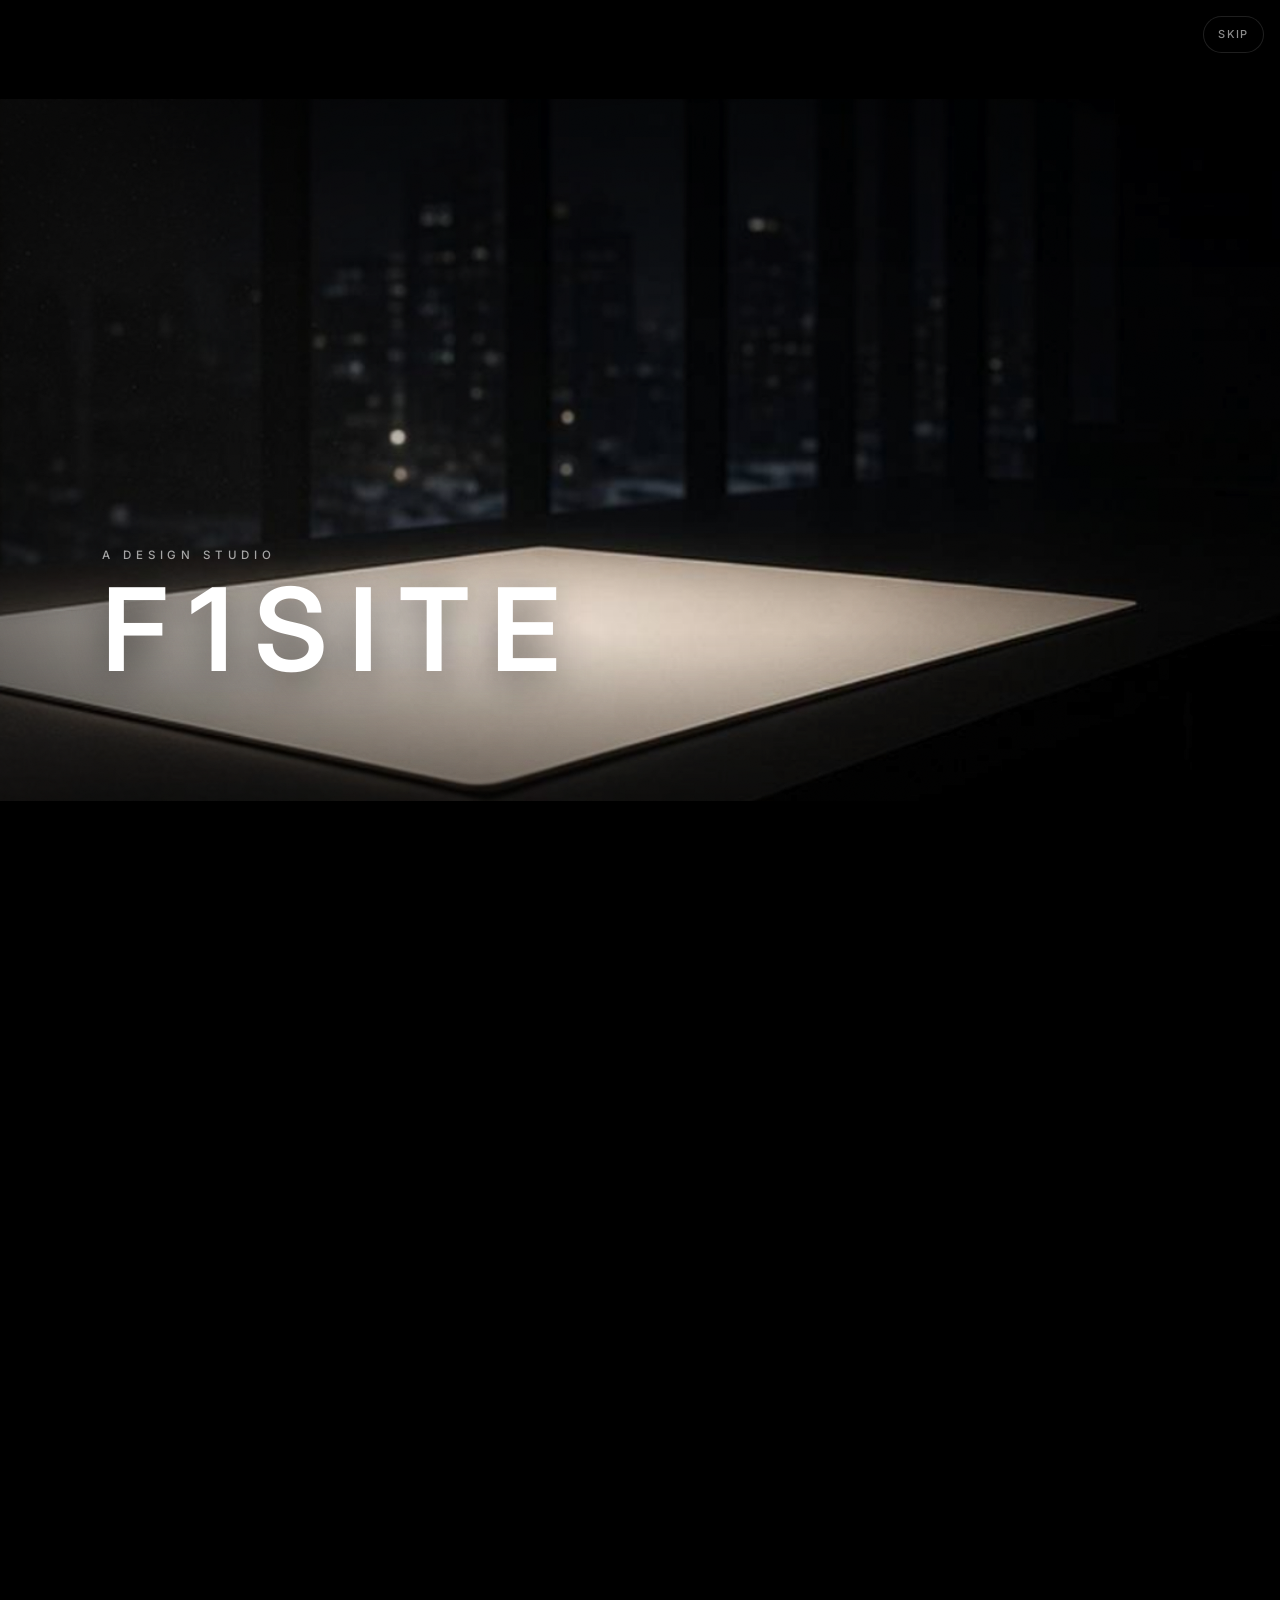
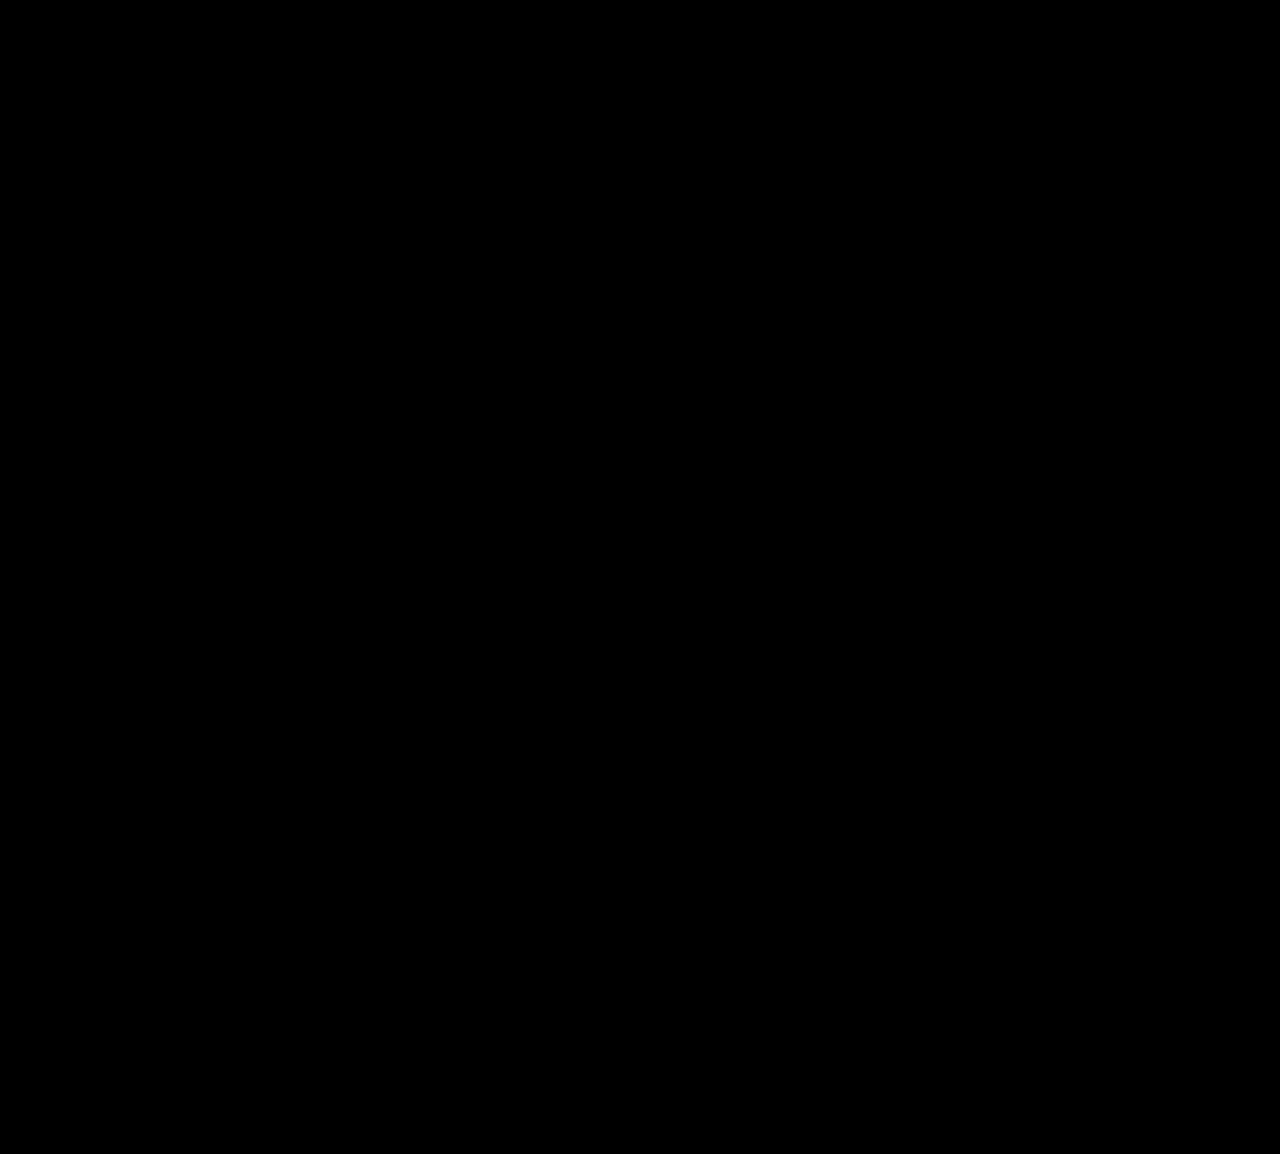
<file: index.html>
<!DOCTYPE html>
<html lang="en">
<head>
  <meta charset="UTF-8">
  <meta name="viewport" content="width=device-width, initial-scale=1.0, viewport-fit=cover">
  <meta name="description" content="F1site — Enterprise web design, graphic design, and website maintenance for organizations that demand excellence.">
  <title>F1site</title>
  <link rel="canonical" href="https://f1site.com/">
  <meta property="og:type" content="website">
  <meta property="og:site_name" content="F1site">
  <meta property="og:title" content="F1site">
  <meta property="og:description" content="F1site — Enterprise web design, graphic design, and website maintenance for organizations that demand excellence.">
  <meta property="og:url" content="https://f1site.com/">
  <meta property="og:image" content="https://f1site.com/logos/favicon-192.png">
  <meta name="twitter:card" content="summary">
  <link rel="preconnect" href="https://fonts.googleapis.com">
  <link rel="preconnect" href="https://fonts.gstatic.com" crossorigin>
  <link href="https://fonts.googleapis.com/css2?family=Inter:wght@400;600&display=swap" rel="stylesheet" media="print" onload="this.media='all'">
  <noscript><link href="https://fonts.googleapis.com/css2?family=Inter:wght@400;600&display=swap" rel="stylesheet"></noscript>
  <link rel="stylesheet" href="/css/styles.css">
  <link rel="stylesheet" href="/css/cinematic-intro.css">
  <link rel="stylesheet" href="/css/circuit-journey.css" media="print" onload="this.media='all'">
  <link rel="stylesheet" href="/css/rain-cinema.css?v=speed">
  <link rel="preload" as="image" href="/assets/cinema/atelier-loop.jpg?v=speed" fetchpriority="high">
  <link rel="icon" href="/favicon.ico" sizes="any">
  <link rel="icon" type="image/png" sizes="48x48" href="/logos/favicon-48.png">
  <link rel="icon" type="image/png" sizes="192x192" href="/logos/favicon-192.png">
  <link rel="apple-touch-icon" href="/logos/apple-touch-icon.png">
  <script>
    (function () {
      try {
        if (sessionStorage.getItem('f1site-cin-intro-v2') === '1') return;
        if (window.matchMedia('(prefers-reduced-motion: reduce)').matches) return;
        if (/(?:\?|&)nointro=1(?:&|$)/.test(location.search)) return;
        document.documentElement.classList.add('cin-pending');
      } catch (e) {}
    })();
  </script>
</head>
<body data-page="home" class="has-cinema has-circuit">

  <div class="rain-cinema" aria-hidden="true">
    <div class="rain-bars rain-bars-top"></div>
    <div class="rain-bloom"></div>
    <div class="rain-camera">
      <img class="rain-still" src="/assets/cinema/atelier-loop.jpg?v=speed" alt="" fetchpriority="high" decoding="async">
      <canvas class="rain-paint"></canvas>
      <video class="rain-drive is-live" muted playsinline webkit-playsinline preload="none" disablePictureInPicture controlslist="nodownload nofullscreen noremoteplayback" poster="/assets/cinema/atelier-loop.jpg?v=speed">
        <source src="/assets/cinema/atelier-loop.mp4?v=speed" type="video/mp4">
      </video>
      <video class="rain-drive" muted playsinline webkit-playsinline preload="none" disablePictureInPicture controlslist="nodownload nofullscreen noremoteplayback" poster="/assets/cinema/atelier-loop.jpg?v=speed">
        <source src="/assets/cinema/atelier-loop.mp4?v=speed" type="video/mp4">
      </video>
    </div>
    <div class="rain-veil"></div>
    <div class="rain-vignette"></div>
    <div class="rain-grain"></div>
    <div class="rain-bars rain-bars-bot"></div>
  </div>

  <div id="site-header"></div>

  <main>

    <section class="hero" id="hero">
      <div class="hero-bg">
        <div class="hero-glow hero-glow-1"></div>
        <div class="hero-glow hero-glow-2"></div>
        <div class="hero-grid"></div>
      </div>
      <div class="container hero-shell">
        <div class="hero-content">
          <p class="hero-eyebrow">Web Design &amp; Graphic Design Studio</p>
          <h1 class="hero-title">
            Digital experiences built for
            <span class="hero-cycle-wrap" aria-live="polite">
              <span class="hero-cycle" id="heroCycle">enterprises</span>
            </span>
          </h1>
          <p class="hero-desc">
            We partner with enterprises and institutions to design stunning websites,
            craft compelling brand visuals, and keep your digital presence running flawlessly.
          </p>
          <div class="hero-actions">
            <a href="/contact" class="btn btn-primary">Start a Project <span class="btn-arrow" aria-hidden="true">→</span></a>
            <a href="/services" class="btn btn-ghost">Explore Services</a>
          </div>
          <div class="hero-stats">
            <div class="stat">
              <span class="stat-number">50+</span>
              <span class="stat-label">Projects Delivered</span>
            </div>
            <div class="stat-divider"></div>
            <div class="stat">
              <span class="stat-number">99.9%</span>
              <span class="stat-label">Uptime Maintained</span>
            </div>
            <div class="stat-divider"></div>
            <div class="stat">
              <span class="stat-number">24/7</span>
              <span class="stat-label">Support Available</span>
            </div>
          </div>
        </div>
      </div>
    </section>

    <section class="section services" id="capabilities">
      <div class="container">
        <div class="section-header centered">
          <p class="section-eyebrow">What We Do</p>
          <h2 class="section-title">Everything your organization needs online</h2>
          <p class="section-desc">
            From brand-new builds to long-term maintenance, we cover the full lifecycle of your digital presence.
          </p>
        </div>
        <div class="page-teasers">
          <a href="/services#web-design" class="page-teaser">
            <h3>Web Design &amp; Development</h3>
            <p>Custom, accessible websites built for performance, security, and scale — tailored to enterprise standards.</p>
            <span>Learn more →</span>
          </a>
          <a href="/services#graphic-design" class="page-teaser">
            <h3>Graphic Design</h3>
            <p>Brand identities, marketing collateral, and visual systems that communicate authority across every channel.</p>
            <span>Learn more →</span>
          </a>
          <a href="/services#maintenance" class="page-teaser">
            <h3>Website Maintenance</h3>
            <p>Proactive monitoring, updates, and support so your site stays fast, secure, and always current.</p>
            <span>Learn more →</span>
          </a>
          <a href="/process" class="page-teaser">
            <h3>How We Work</h3>
            <p>A structured, transparent process from discovery through launch — with sign-off at every stage.</p>
            <span>See our process →</span>
          </a>
        </div>
      </div>
    </section>

    <section class="section about">
      <div class="container">
        <div class="cta-banner">
          <h2>Ready to elevate your digital presence?</h2>
          <p>Whether you need a new website, a brand refresh, or ongoing maintenance — we'd love to hear about your project.</p>
          <a href="/contact" class="btn btn-primary">Get in Touch</a>
        </div>
      </div>
    </section>

  </main>

  <div id="site-footer"></div>

  <script src="/js/layout.js?v=speed" defer></script>
  <script src="/js/rain-cinema.js?v=speed" defer></script>
  <script src="/js/cinematic-intro.js?v=speed" defer></script>
  <script src="/js/main.js?v=speed" defer></script>
</body>
</html>
</file>
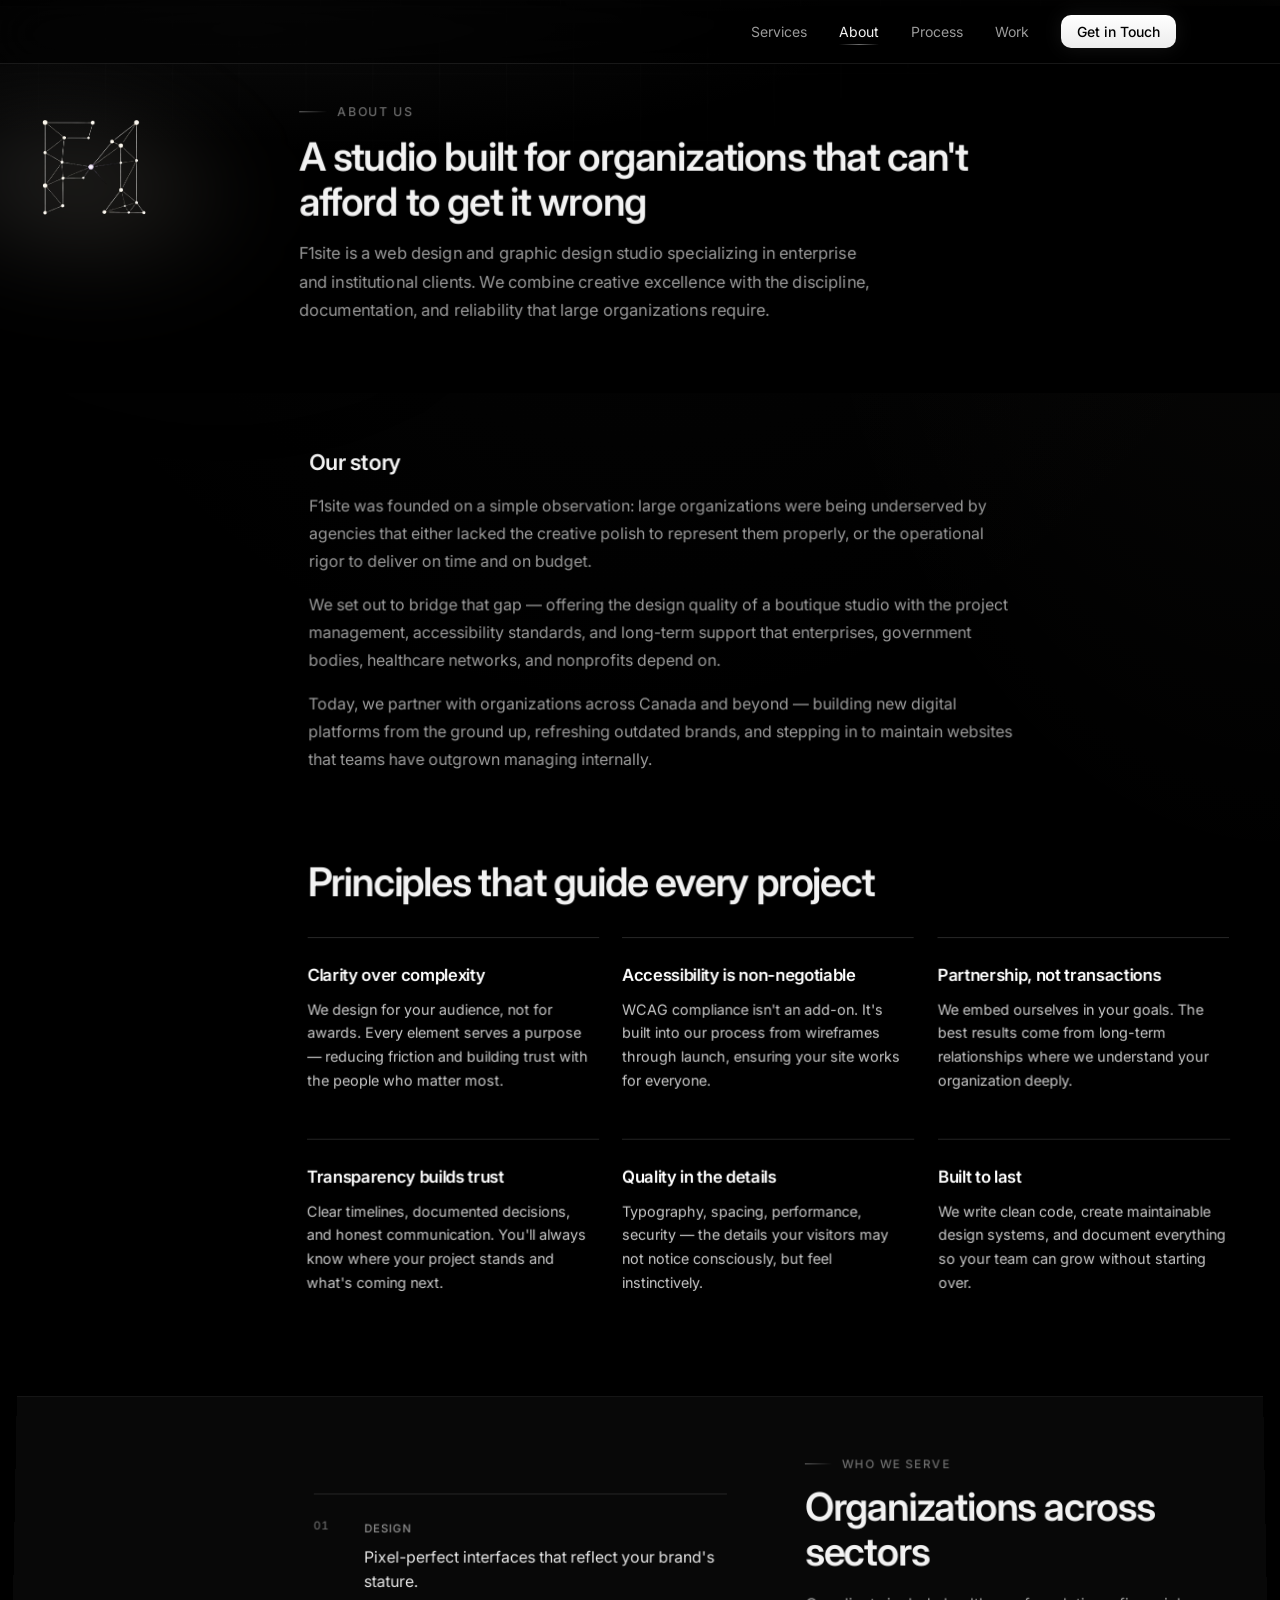
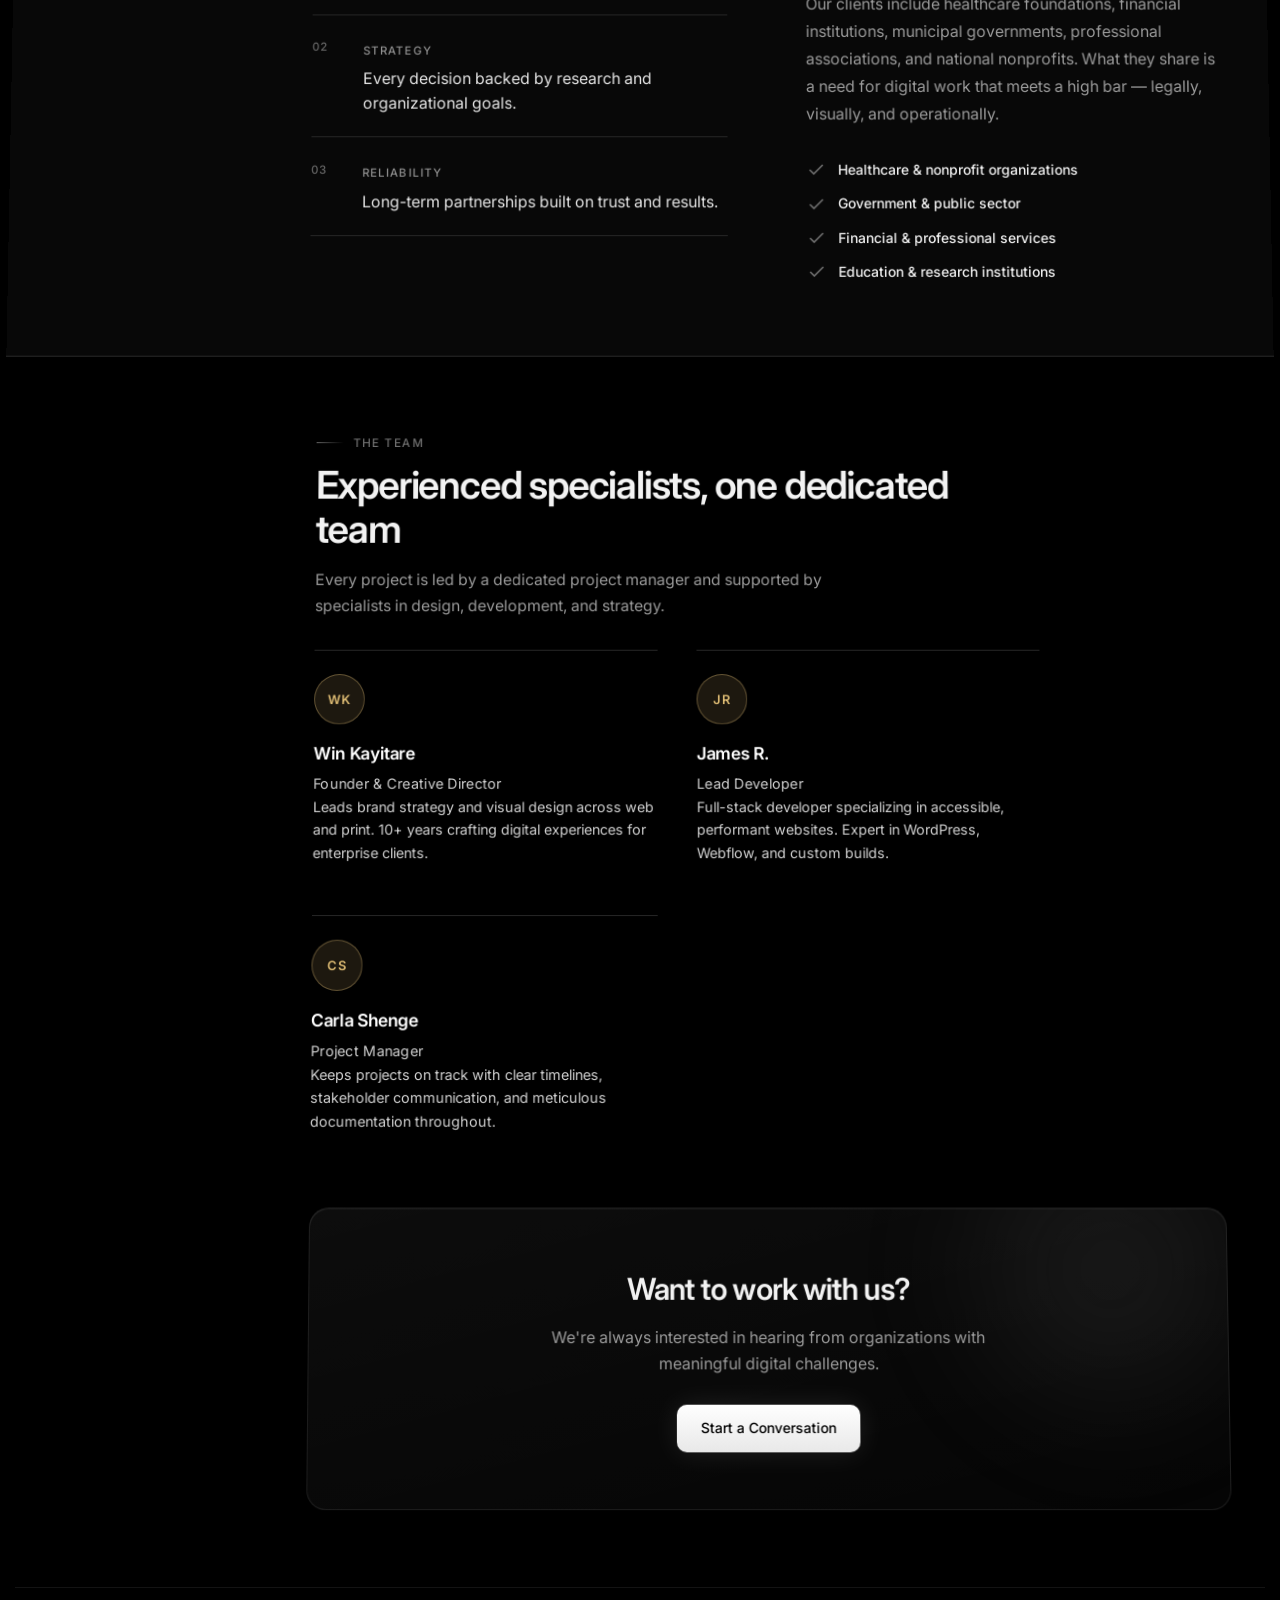
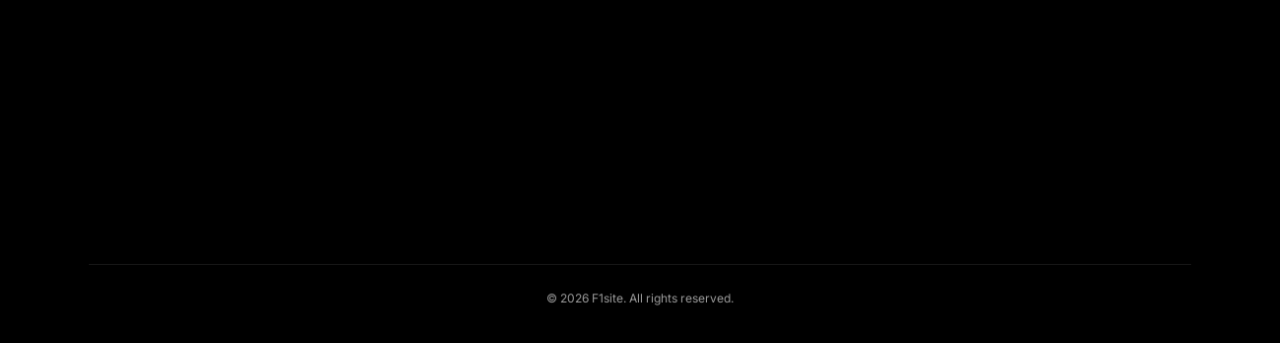
<file: about/index.html>
<!DOCTYPE html>
<html lang="en">
<head>
  <meta charset="UTF-8">
  <meta name="viewport" content="width=device-width, initial-scale=1.0, viewport-fit=cover">
  <meta name="description" content="About F1site — an enterprise-focused web design and graphic design studio built for organizations that demand excellence.">
  <title>About — F1site</title>
  <link rel="preconnect" href="https://fonts.googleapis.com">
  <link rel="preconnect" href="https://fonts.gstatic.com" crossorigin>
  <link href="https://fonts.googleapis.com/css2?family=Inter:wght@400;500;600;700&display=swap" rel="stylesheet">
  <link rel="stylesheet" href="../css/styles.css">
  <link rel="icon" href="../logos/f1-logo-transparent.png" type="image/png">
</head>
<body data-page="about">

  <div id="site-header"></div>

  <main>

    <section class="page-hero">
      <div class="page-hero-bg"></div>
      <div class="container">
        <p class="section-eyebrow">About Us</p>
        <h1 class="section-title">A studio built for organizations that can't afford to get it wrong</h1>
        <p class="section-desc">
          F1site is a web design and graphic design studio specializing in enterprise and institutional clients. We combine creative excellence with the discipline, documentation, and reliability that large organizations require.
        </p>
      </div>
    </section>

    <section class="page-content">
      <div class="container">
        <div class="content-block">
          <h2>Our story</h2>
          <p>F1site was founded on a simple observation: large organizations were being underserved by agencies that either lacked the creative polish to represent them properly, or the operational rigor to deliver on time and on budget.</p>
          <p>We set out to bridge that gap — offering the design quality of a boutique studio with the project management, accessibility standards, and long-term support that enterprises, government bodies, healthcare networks, and nonprofits depend on.</p>
          <p>Today, we partner with organizations across Canada and beyond — building new digital platforms from the ground up, refreshing outdated brands, and stepping in to maintain websites that teams have outgrown managing internally.</p>
        </div>

        <div class="section-header">
          <p class="section-eyebrow">What We Believe</p>
          <h2 class="section-title">Principles that guide every project</h2>
        </div>
        <div class="value-grid">
          <div class="value-card">
            <h3>Clarity over complexity</h3>
            <p>We design for your audience, not for awards. Every element serves a purpose — reducing friction and building trust with the people who matter most.</p>
          </div>
          <div class="value-card">
            <h3>Accessibility is non-negotiable</h3>
            <p>WCAG compliance isn't an add-on. It's built into our process from wireframes through launch, ensuring your site works for everyone.</p>
          </div>
          <div class="value-card">
            <h3>Partnership, not transactions</h3>
            <p>We embed ourselves in your goals. The best results come from long-term relationships where we understand your organization deeply.</p>
          </div>
          <div class="value-card">
            <h3>Transparency builds trust</h3>
            <p>Clear timelines, documented decisions, and honest communication. You'll always know where your project stands and what's coming next.</p>
          </div>
          <div class="value-card">
            <h3>Quality in the details</h3>
            <p>Typography, spacing, performance, security — the details your visitors may not notice consciously, but feel instinctively.</p>
          </div>
          <div class="value-card">
            <h3>Built to last</h3>
            <p>We write clean code, create maintainable design systems, and document everything so your team can grow without starting over.</p>
          </div>
        </div>
      </div>
    </section>

    <section class="page-content alt-bg">
      <div class="container">
        <div class="about-grid">
          <div class="about-visual">
            <div class="about-card about-card-1">
              <span class="about-card-label">Design</span>
              <p>Pixel-perfect interfaces that reflect your brand's stature.</p>
            </div>
            <div class="about-card about-card-2">
              <span class="about-card-label">Strategy</span>
              <p>Every decision backed by research and organizational goals.</p>
            </div>
            <div class="about-card about-card-3">
              <span class="about-card-label">Reliability</span>
              <p>Long-term partnerships built on trust and results.</p>
            </div>
          </div>
          <div class="about-content">
            <p class="section-eyebrow">Who We Serve</p>
            <h2 class="section-title">Organizations across sectors</h2>
            <p class="about-text">
              Our clients include healthcare foundations, financial institutions, municipal governments, professional associations, and national nonprofits. What they share is a need for digital work that meets a high bar — legally, visually, and operationally.
            </p>
            <ul class="about-features">
              <li>
                <svg width="20" height="20" viewBox="0 0 24 24" fill="none" stroke="currentColor" stroke-width="2"><path d="M20 6 9 17l-5-5"/></svg>
                Healthcare &amp; nonprofit organizations
              </li>
              <li>
                <svg width="20" height="20" viewBox="0 0 24 24" fill="none" stroke="currentColor" stroke-width="2"><path d="M20 6 9 17l-5-5"/></svg>
                Government &amp; public sector
              </li>
              <li>
                <svg width="20" height="20" viewBox="0 0 24 24" fill="none" stroke="currentColor" stroke-width="2"><path d="M20 6 9 17l-5-5"/></svg>
                Financial &amp; professional services
              </li>
              <li>
                <svg width="20" height="20" viewBox="0 0 24 24" fill="none" stroke="currentColor" stroke-width="2"><path d="M20 6 9 17l-5-5"/></svg>
                Education &amp; research institutions
              </li>
            </ul>
          </div>
        </div>
      </div>
    </section>

    <section class="page-content">
      <div class="container">
        <div class="section-header">
          <p class="section-eyebrow">The Team</p>
          <h2 class="section-title">Experienced specialists, one dedicated team</h2>
          <p class="section-desc">Every project is led by a dedicated project manager and supported by specialists in design, development, and strategy.</p>
        </div>
        <div class="team-grid">
          <div class="team-card">
            <div class="team-avatar">WK</div>
            <h3>Win Kayitare</h3>
            <p class="team-role">Founder &amp; Creative Director</p>
            <p>Leads brand strategy and visual design across web and print. 10+ years crafting digital experiences for enterprise clients.</p>
          </div>
          <div class="team-card">
            <div class="team-avatar">JR</div>
            <h3>James R.</h3>
            <p class="team-role">Lead Developer</p>
            <p>Full-stack developer specializing in accessible, performant websites. Expert in WordPress, Webflow, and custom builds.</p>
          </div>
          <div class="team-card">
            <div class="team-avatar">CS</div>
            <h3>Carla Shenge</h3>
            <p class="team-role">Project Manager</p>
            <p>Keeps projects on track with clear timelines, stakeholder communication, and meticulous documentation throughout.</p>
          </div>
        </div>
        <div class="cta-banner">
          <h2>Want to work with us?</h2>
          <p>We're always interested in hearing from organizations with meaningful digital challenges.</p>
          <a href="../contact/" class="btn btn-primary">Start a Conversation</a>
        </div>
      </div>
    </section>

  </main>

  <div id="site-footer"></div>

  <script src="../js/layout.js"></script>
  <script src="../js/main.js"></script>
</body>
</html>
</file>
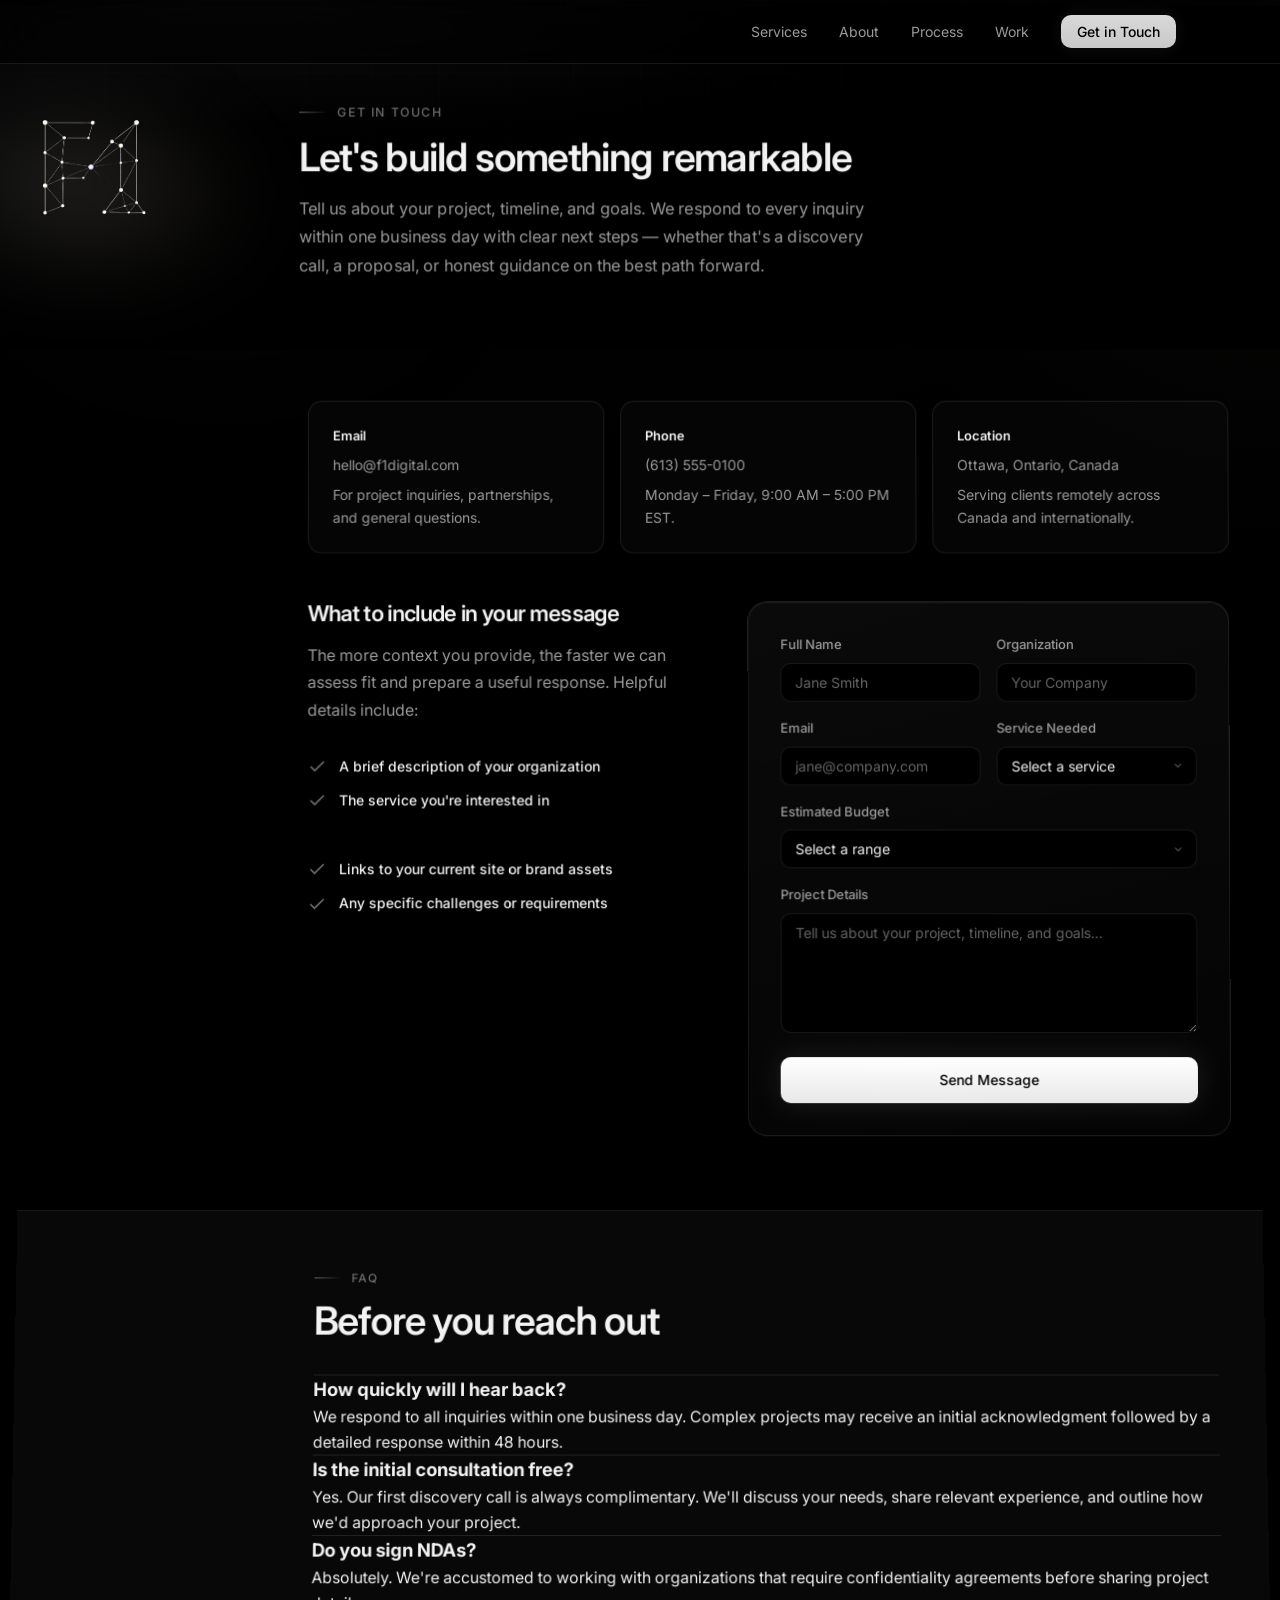
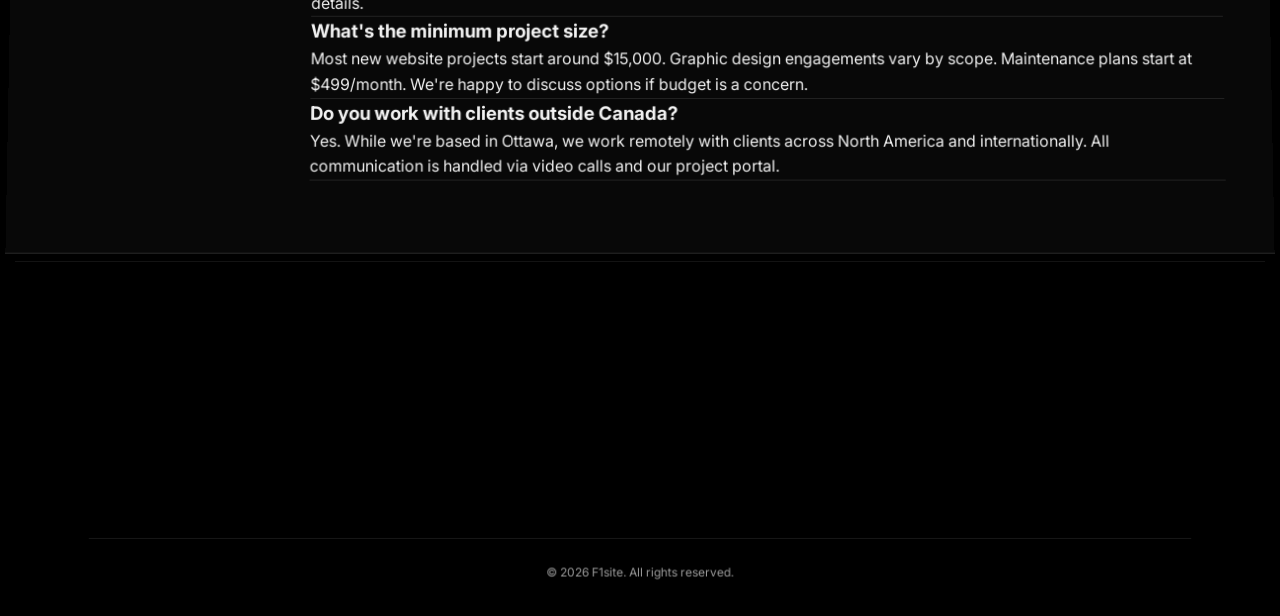
<file: contact/index.html>
<!DOCTYPE html>
<html lang="en">
<head>
  <meta charset="UTF-8">
  <meta name="viewport" content="width=device-width, initial-scale=1.0, viewport-fit=cover">
  <meta name="description" content="Contact F1site — get in touch about web design, graphic design, or website maintenance for your organization.">
  <title>Contact — F1site</title>
  <link rel="preconnect" href="https://fonts.googleapis.com">
  <link rel="preconnect" href="https://fonts.gstatic.com" crossorigin>
  <link href="https://fonts.googleapis.com/css2?family=Inter:wght@400;500;600;700&display=swap" rel="stylesheet">
  <link rel="stylesheet" href="../css/styles.css">
  <link rel="icon" href="../logos/f1-logo-transparent.png" type="image/png">
</head>
<body data-page="contact">

  <div id="site-header"></div>

  <main>

    <section class="page-hero">
      <div class="page-hero-bg"></div>
      <div class="container">
        <p class="section-eyebrow">Get in Touch</p>
        <h1 class="section-title">Let's build something remarkable</h1>
        <p class="section-desc">
          Tell us about your project, timeline, and goals. We respond to every inquiry within one business day with clear next steps — whether that's a discovery call, a proposal, or honest guidance on the best path forward.
        </p>
      </div>
    </section>

    <section class="page-content">
      <div class="container">
        <div class="contact-info-grid">
          <div class="contact-info-card">
            <h3>Email</h3>
            <p><a href="mailto:hello@f1digital.com">hello@f1digital.com</a></p>
            <p style="margin-top:0.5rem">For project inquiries, partnerships, and general questions.</p>
          </div>
          <div class="contact-info-card">
            <h3>Phone</h3>
            <p><a href="tel:+16135550100">(613) 555-0100</a></p>
            <p style="margin-top:0.5rem">Monday – Friday, 9:00 AM – 5:00 PM EST.</p>
          </div>
          <div class="contact-info-card">
            <h3>Location</h3>
            <p>Ottawa, Ontario, Canada</p>
            <p style="margin-top:0.5rem">Serving clients remotely across Canada and internationally.</p>
          </div>
        </div>

        <div class="contact-grid">
          <div class="contact-info">
            <h2 class="section-title" style="font-size:1.375rem">What to include in your message</h2>
            <p class="contact-desc">
              The more context you provide, the faster we can assess fit and prepare a useful response. Helpful details include:
            </p>
            <ul class="about-features">
              <li>
                <svg width="20" height="20" viewBox="0 0 24 24" fill="none" stroke="currentColor" stroke-width="2"><path d="M20 6 9 17l-5-5"/></svg>
                A brief description of your organization
              </li>
              <li>
                <svg width="20" height="20" viewBox="0 0 24 24" fill="none" stroke="currentColor" stroke-width="2"><path d="M20 6 9 17l-5-5"/></svg>
                The service you're interested in
              </li>
              <li>
                <svg width="20" height="20" viewBox="0 0 24 24" fill="none" stroke="currentColor" stroke-width="2"><path d="M20 6 9 17l-5-5"/></svg>
                Your ideal timeline and budget range
              </li>
              <li>
                <svg width="20" height="20" viewBox="0 0 24 24" fill="none" stroke="currentColor" stroke-width="2"><path d="M20 6 9 17l-5-5"/></svg>
                Links to your current site or brand assets
              </li>
              <li>
                <svg width="20" height="20" viewBox="0 0 24 24" fill="none" stroke="currentColor" stroke-width="2"><path d="M20 6 9 17l-5-5"/></svg>
                Any specific challenges or requirements
              </li>
            </ul>
          </div>

          <form class="contact-form" id="contactForm" novalidate>
            <div class="form-row">
              <div class="form-group">
                <label for="name">Full Name</label>
                <input type="text" id="name" name="name" required placeholder="Jane Smith" autocomplete="name">
              </div>
              <div class="form-group">
                <label for="organization">Organization</label>
                <input type="text" id="organization" name="organization" placeholder="Your Company" autocomplete="organization">
              </div>
            </div>
            <div class="form-row">
              <div class="form-group">
                <label for="email">Email</label>
                <input type="email" id="email" name="email" required placeholder="jane@company.com" autocomplete="email">
              </div>
              <div class="form-group">
                <label for="service">Service Needed</label>
                <select id="service" name="service">
                  <option value="">Select a service</option>
                  <option value="web-design">Web Design &amp; Development</option>
                  <option value="graphic-design">Graphic Design</option>
                  <option value="maintenance">Website Maintenance</option>
                  <option value="multiple">Multiple Services</option>
                </select>
              </div>
            </div>
            <div class="form-group">
              <label for="budget">Estimated Budget</label>
              <select id="budget" name="budget">
                <option value="">Select a range</option>
                <option value="under-10k">Under $10,000</option>
                <option value="10k-25k">$10,000 – $25,000</option>
                <option value="25k-50k">$25,000 – $50,000</option>
                <option value="50k-plus">$50,000+</option>
                <option value="ongoing">Ongoing maintenance</option>
              </select>
            </div>
            <div class="form-group">
              <label for="message">Project Details</label>
              <textarea id="message" name="message" rows="5" required placeholder="Tell us about your project, timeline, and goals..."></textarea>
            </div>
            <button type="submit" class="btn btn-primary btn-full">Send Message</button>
            <p class="form-success" id="formSuccess" hidden>Thank you! We'll be in touch within one business day.</p>
          </form>
        </div>
      </div>
    </section>

    <section class="page-content alt-bg">
      <div class="container">
        <div class="section-header">
          <p class="section-eyebrow">FAQ</p>
          <h2 class="section-title">Before you reach out</h2>
        </div>
        <div class="faq-list">
          <div class="faq-item">
            <h3>How quickly will I hear back?</h3>
            <p>We respond to all inquiries within one business day. Complex projects may receive an initial acknowledgment followed by a detailed response within 48 hours.</p>
          </div>
          <div class="faq-item">
            <h3>Is the initial consultation free?</h3>
            <p>Yes. Our first discovery call is always complimentary. We'll discuss your needs, share relevant experience, and outline how we'd approach your project.</p>
          </div>
          <div class="faq-item">
            <h3>Do you sign NDAs?</h3>
            <p>Absolutely. We're accustomed to working with organizations that require confidentiality agreements before sharing project details.</p>
          </div>
          <div class="faq-item">
            <h3>What's the minimum project size?</h3>
            <p>Most new website projects start around $15,000. Graphic design engagements vary by scope. Maintenance plans start at $499/month. We're happy to discuss options if budget is a concern.</p>
          </div>
          <div class="faq-item">
            <h3>Do you work with clients outside Canada?</h3>
            <p>Yes. While we're based in Ottawa, we work remotely with clients across North America and internationally. All communication is handled via video calls and our project portal.</p>
          </div>
        </div>
      </div>
    </section>

  </main>

  <div id="site-footer"></div>

  <script src="../js/layout.js"></script>
  <script src="../js/main.js"></script>
</body>
</html>
</file>
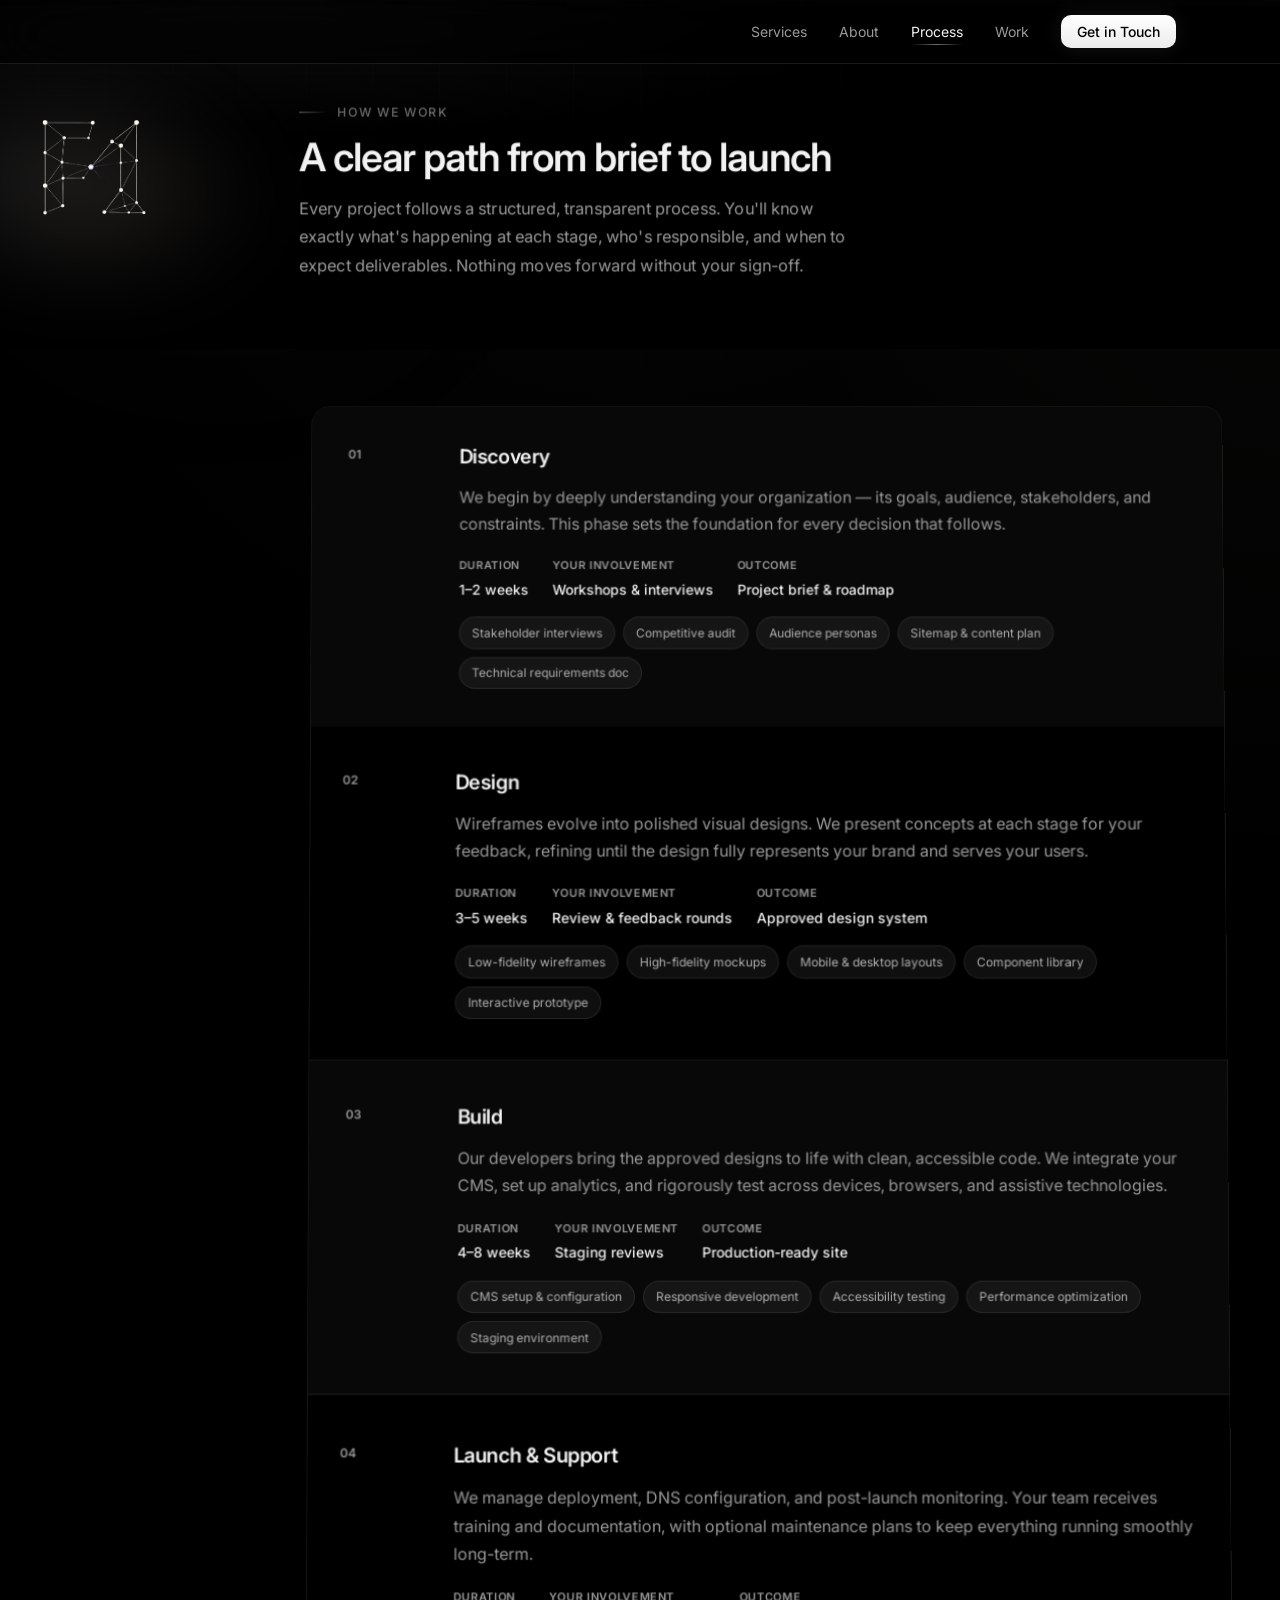
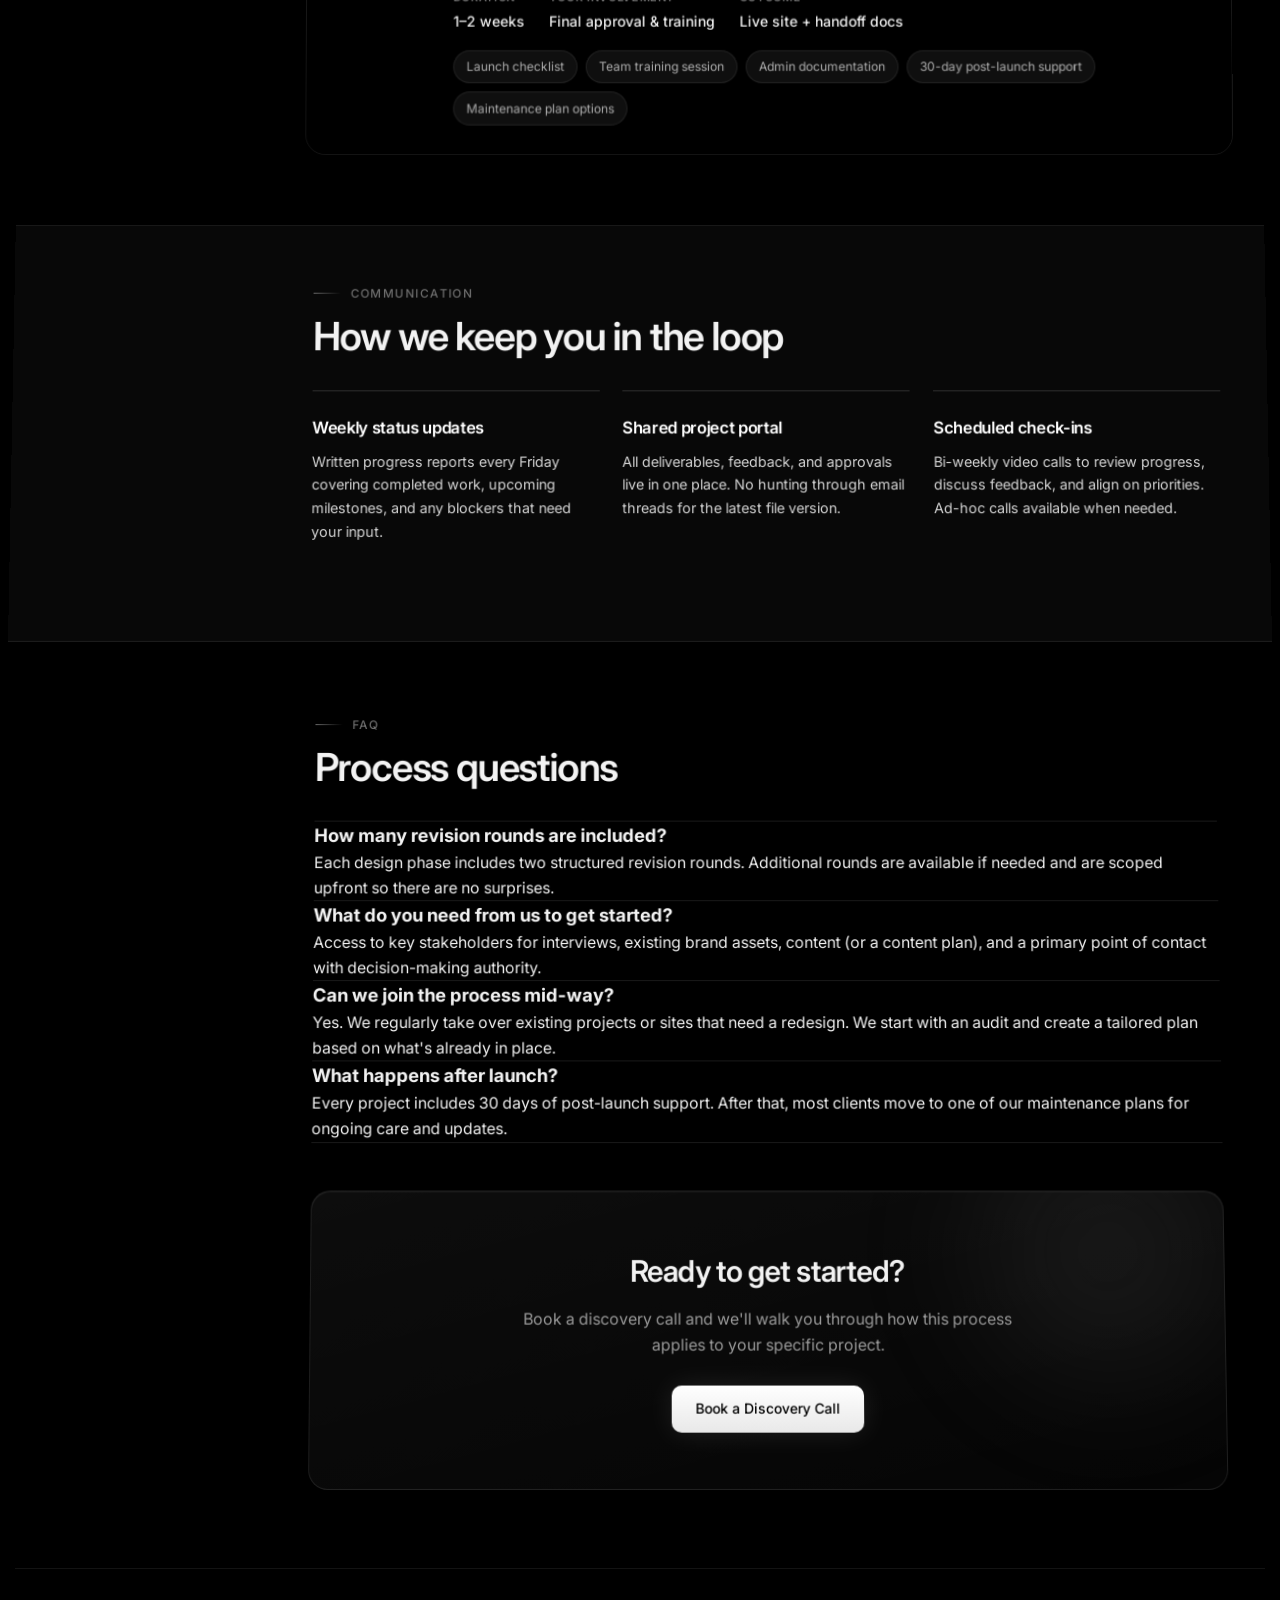
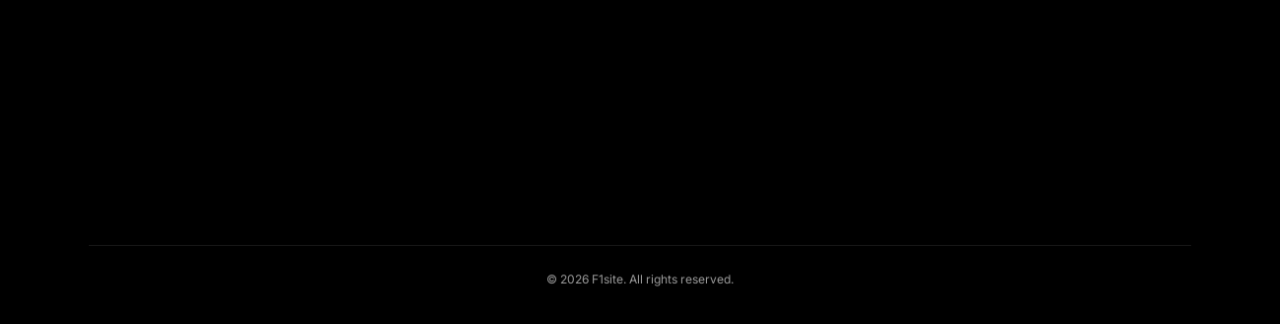
<file: process/index.html>
<!DOCTYPE html>
<html lang="en">
<head>
  <meta charset="UTF-8">
  <meta name="viewport" content="width=device-width, initial-scale=1.0, viewport-fit=cover">
  <meta name="description" content="F1site's process — a clear, structured path from discovery through design, build, and launch.">
  <title>Process — F1site</title>
  <link rel="preconnect" href="https://fonts.googleapis.com">
  <link rel="preconnect" href="https://fonts.gstatic.com" crossorigin>
  <link href="https://fonts.googleapis.com/css2?family=Inter:wght@400;500;600;700&display=swap" rel="stylesheet">
  <link rel="stylesheet" href="../css/styles.css">
  <link rel="icon" href="../logos/f1-logo-transparent.png" type="image/png">
</head>
<body data-page="process">

  <div id="site-header"></div>

  <main>

    <section class="page-hero">
      <div class="page-hero-bg"></div>
      <div class="container">
        <p class="section-eyebrow">How We Work</p>
        <h1 class="section-title">A clear path from brief to launch</h1>
        <p class="section-desc">
          Every project follows a structured, transparent process. You'll know exactly what's happening at each stage, who's responsible, and when to expect deliverables. Nothing moves forward without your sign-off.
        </p>
      </div>
    </section>

    <section class="page-content">
      <div class="container">
        <div class="process-timeline">

          <article class="timeline-step">
            <div class="timeline-num">01</div>
            <div class="timeline-content">
              <h2>Discovery</h2>
              <p>We begin by deeply understanding your organization — its goals, audience, stakeholders, and constraints. This phase sets the foundation for every decision that follows.</p>
              <div class="timeline-meta">
                <div>
                  <span>Duration</span>
                  <p>1–2 weeks</p>
                </div>
                <div>
                  <span>Your involvement</span>
                  <p>Workshops &amp; interviews</p>
                </div>
                <div>
                  <span>Outcome</span>
                  <p>Project brief &amp; roadmap</p>
                </div>
              </div>
              <div class="deliverables-list">
                <span class="deliverable-tag">Stakeholder interviews</span>
                <span class="deliverable-tag">Competitive audit</span>
                <span class="deliverable-tag">Audience personas</span>
                <span class="deliverable-tag">Sitemap &amp; content plan</span>
                <span class="deliverable-tag">Technical requirements doc</span>
              </div>
            </div>
          </article>

          <article class="timeline-step">
            <div class="timeline-num">02</div>
            <div class="timeline-content">
              <h2>Design</h2>
              <p>Wireframes evolve into polished visual designs. We present concepts at each stage for your feedback, refining until the design fully represents your brand and serves your users.</p>
              <div class="timeline-meta">
                <div>
                  <span>Duration</span>
                  <p>3–5 weeks</p>
                </div>
                <div>
                  <span>Your involvement</span>
                  <p>Review &amp; feedback rounds</p>
                </div>
                <div>
                  <span>Outcome</span>
                  <p>Approved design system</p>
                </div>
              </div>
              <div class="deliverables-list">
                <span class="deliverable-tag">Low-fidelity wireframes</span>
                <span class="deliverable-tag">High-fidelity mockups</span>
                <span class="deliverable-tag">Mobile &amp; desktop layouts</span>
                <span class="deliverable-tag">Component library</span>
                <span class="deliverable-tag">Interactive prototype</span>
              </div>
            </div>
          </article>

          <article class="timeline-step">
            <div class="timeline-num">03</div>
            <div class="timeline-content">
              <h2>Build</h2>
              <p>Our developers bring the approved designs to life with clean, accessible code. We integrate your CMS, set up analytics, and rigorously test across devices, browsers, and assistive technologies.</p>
              <div class="timeline-meta">
                <div>
                  <span>Duration</span>
                  <p>4–8 weeks</p>
                </div>
                <div>
                  <span>Your involvement</span>
                  <p>Staging reviews</p>
                </div>
                <div>
                  <span>Outcome</span>
                  <p>Production-ready site</p>
                </div>
              </div>
              <div class="deliverables-list">
                <span class="deliverable-tag">CMS setup &amp; configuration</span>
                <span class="deliverable-tag">Responsive development</span>
                <span class="deliverable-tag">Accessibility testing</span>
                <span class="deliverable-tag">Performance optimization</span>
                <span class="deliverable-tag">Staging environment</span>
              </div>
            </div>
          </article>

          <article class="timeline-step">
            <div class="timeline-num">04</div>
            <div class="timeline-content">
              <h2>Launch &amp; Support</h2>
              <p>We manage deployment, DNS configuration, and post-launch monitoring. Your team receives training and documentation, with optional maintenance plans to keep everything running smoothly long-term.</p>
              <div class="timeline-meta">
                <div>
                  <span>Duration</span>
                  <p>1–2 weeks</p>
                </div>
                <div>
                  <span>Your involvement</span>
                  <p>Final approval &amp; training</p>
                </div>
                <div>
                  <span>Outcome</span>
                  <p>Live site + handoff docs</p>
                </div>
              </div>
              <div class="deliverables-list">
                <span class="deliverable-tag">Launch checklist</span>
                <span class="deliverable-tag">Team training session</span>
                <span class="deliverable-tag">Admin documentation</span>
                <span class="deliverable-tag">30-day post-launch support</span>
                <span class="deliverable-tag">Maintenance plan options</span>
              </div>
            </div>
          </article>

        </div>
      </div>
    </section>

    <section class="page-content alt-bg">
      <div class="container">
        <div class="section-header">
          <p class="section-eyebrow">Communication</p>
          <h2 class="section-title">How we keep you in the loop</h2>
        </div>
        <div class="detail-grid cols-3">
          <div class="detail-card">
            <h3>Weekly status updates</h3>
            <p>Written progress reports every Friday covering completed work, upcoming milestones, and any blockers that need your input.</p>
          </div>
          <div class="detail-card">
            <h3>Shared project portal</h3>
            <p>All deliverables, feedback, and approvals live in one place. No hunting through email threads for the latest file version.</p>
          </div>
          <div class="detail-card">
            <h3>Scheduled check-ins</h3>
            <p>Bi-weekly video calls to review progress, discuss feedback, and align on priorities. Ad-hoc calls available when needed.</p>
          </div>
        </div>
      </div>
    </section>

    <section class="page-content">
      <div class="container">
        <div class="section-header">
          <p class="section-eyebrow">FAQ</p>
          <h2 class="section-title">Process questions</h2>
        </div>
        <div class="faq-list">
          <div class="faq-item">
            <h3>How many revision rounds are included?</h3>
            <p>Each design phase includes two structured revision rounds. Additional rounds are available if needed and are scoped upfront so there are no surprises.</p>
          </div>
          <div class="faq-item">
            <h3>What do you need from us to get started?</h3>
            <p>Access to key stakeholders for interviews, existing brand assets, content (or a content plan), and a primary point of contact with decision-making authority.</p>
          </div>
          <div class="faq-item">
            <h3>Can we join the process mid-way?</h3>
            <p>Yes. We regularly take over existing projects or sites that need a redesign. We start with an audit and create a tailored plan based on what's already in place.</p>
          </div>
          <div class="faq-item">
            <h3>What happens after launch?</h3>
            <p>Every project includes 30 days of post-launch support. After that, most clients move to one of our maintenance plans for ongoing care and updates.</p>
          </div>
        </div>
        <div class="cta-banner">
          <h2>Ready to get started?</h2>
          <p>Book a discovery call and we'll walk you through how this process applies to your specific project.</p>
          <a href="../contact/" class="btn btn-primary">Book a Discovery Call</a>
        </div>
      </div>
    </section>

  </main>

  <div id="site-footer"></div>

  <script src="../js/layout.js"></script>
  <script src="../js/main.js"></script>
</body>
</html>
</file>
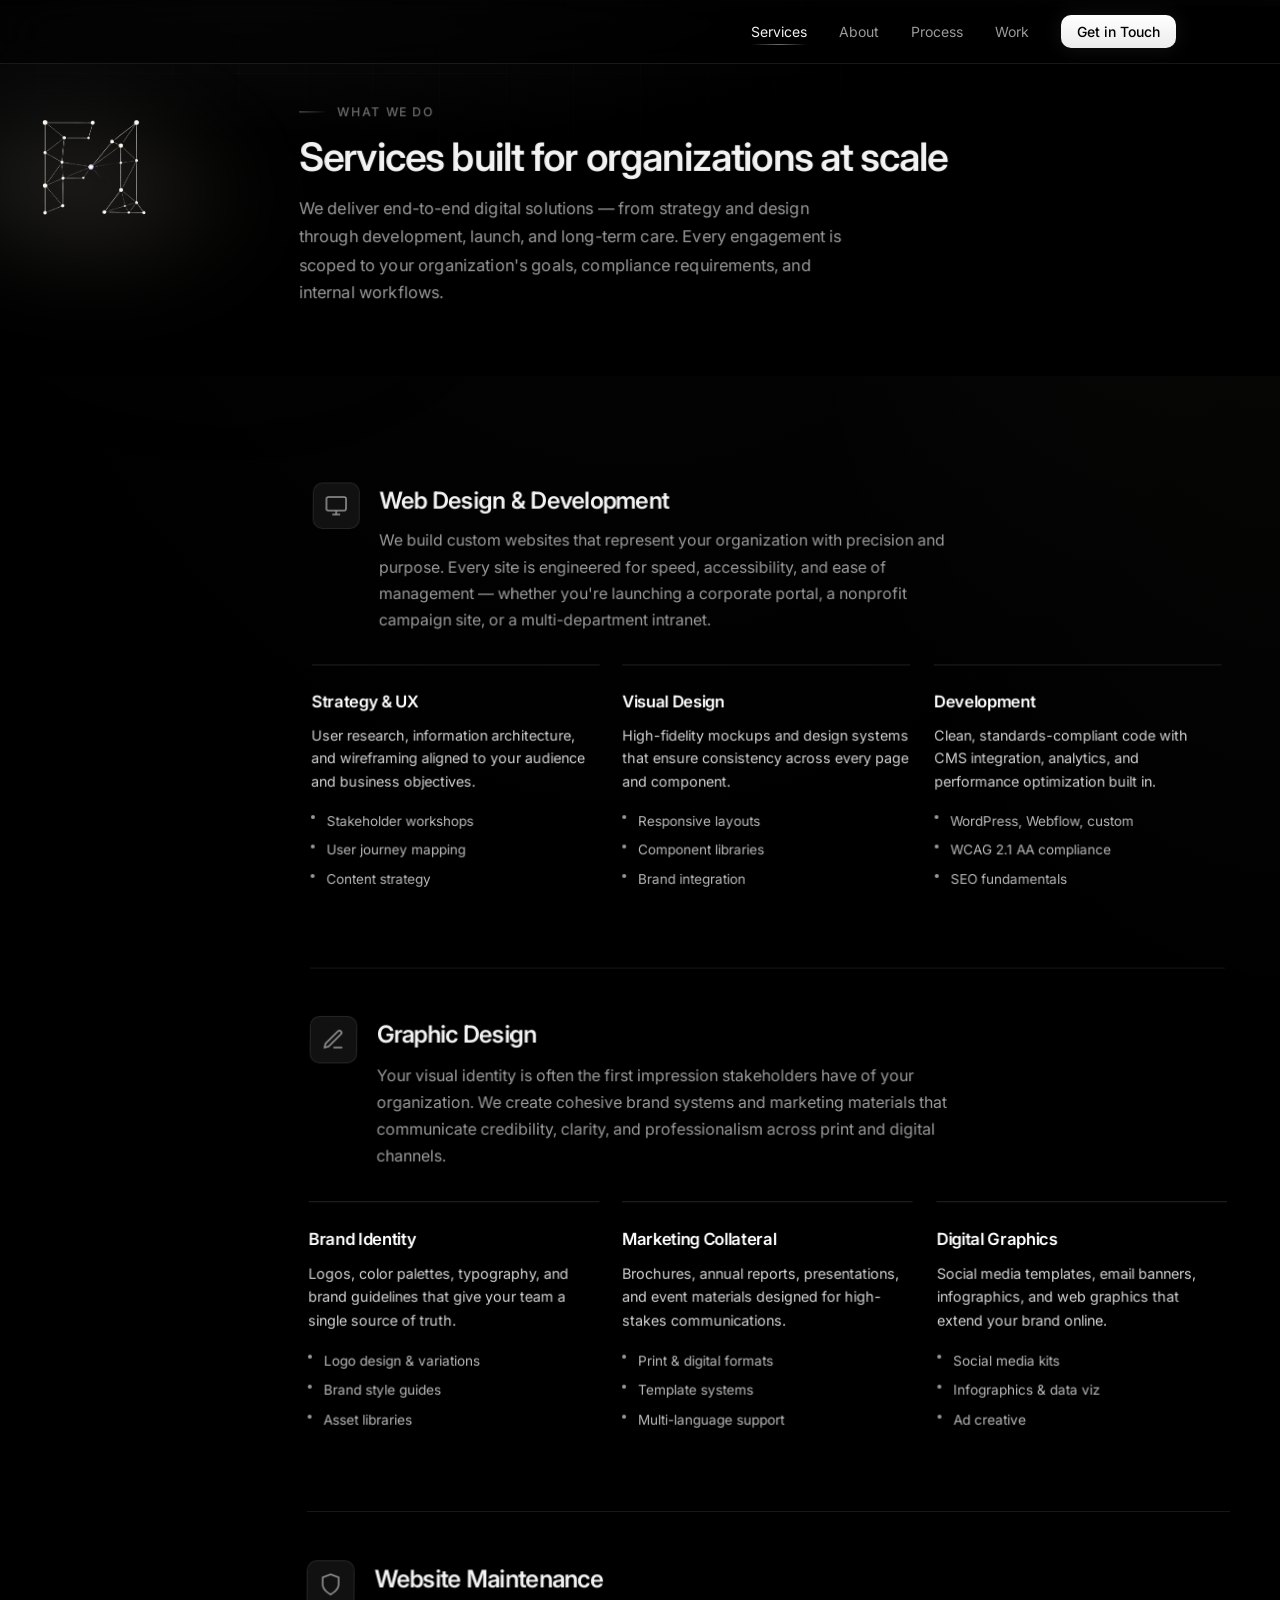
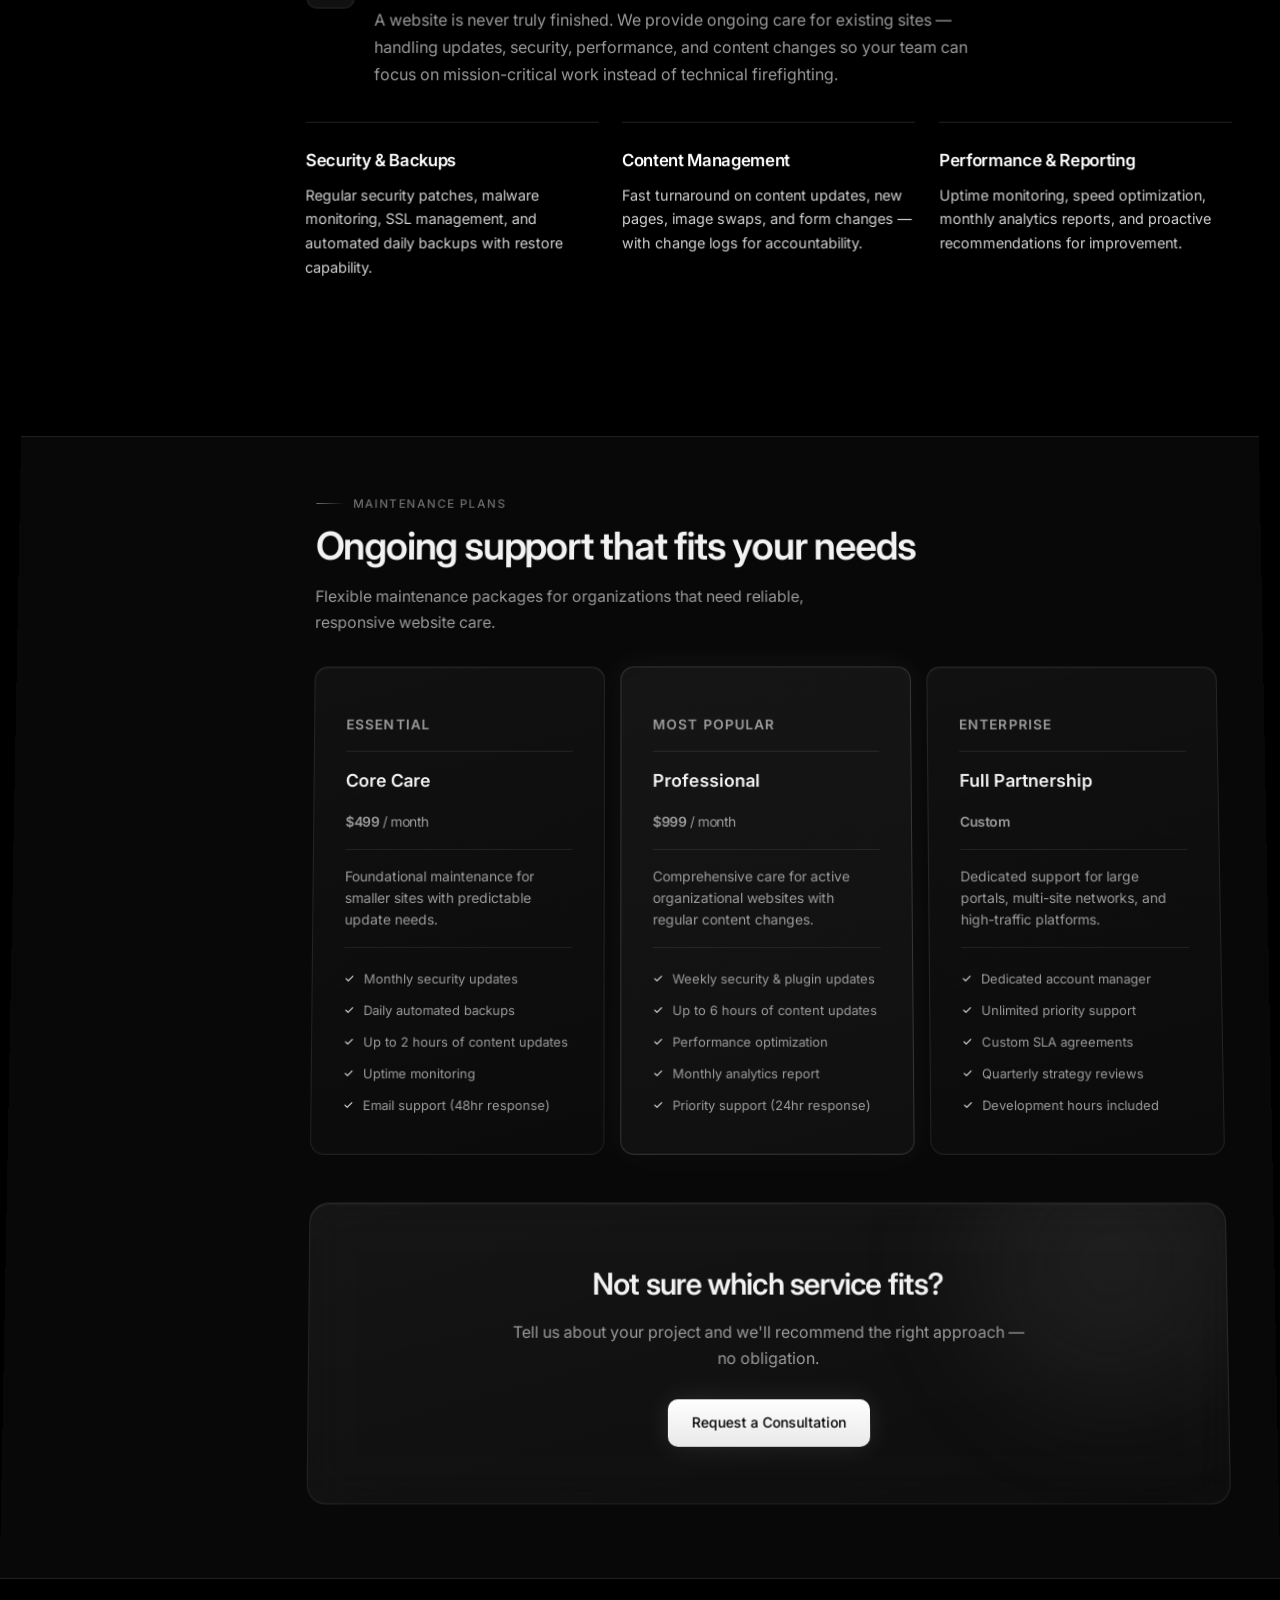
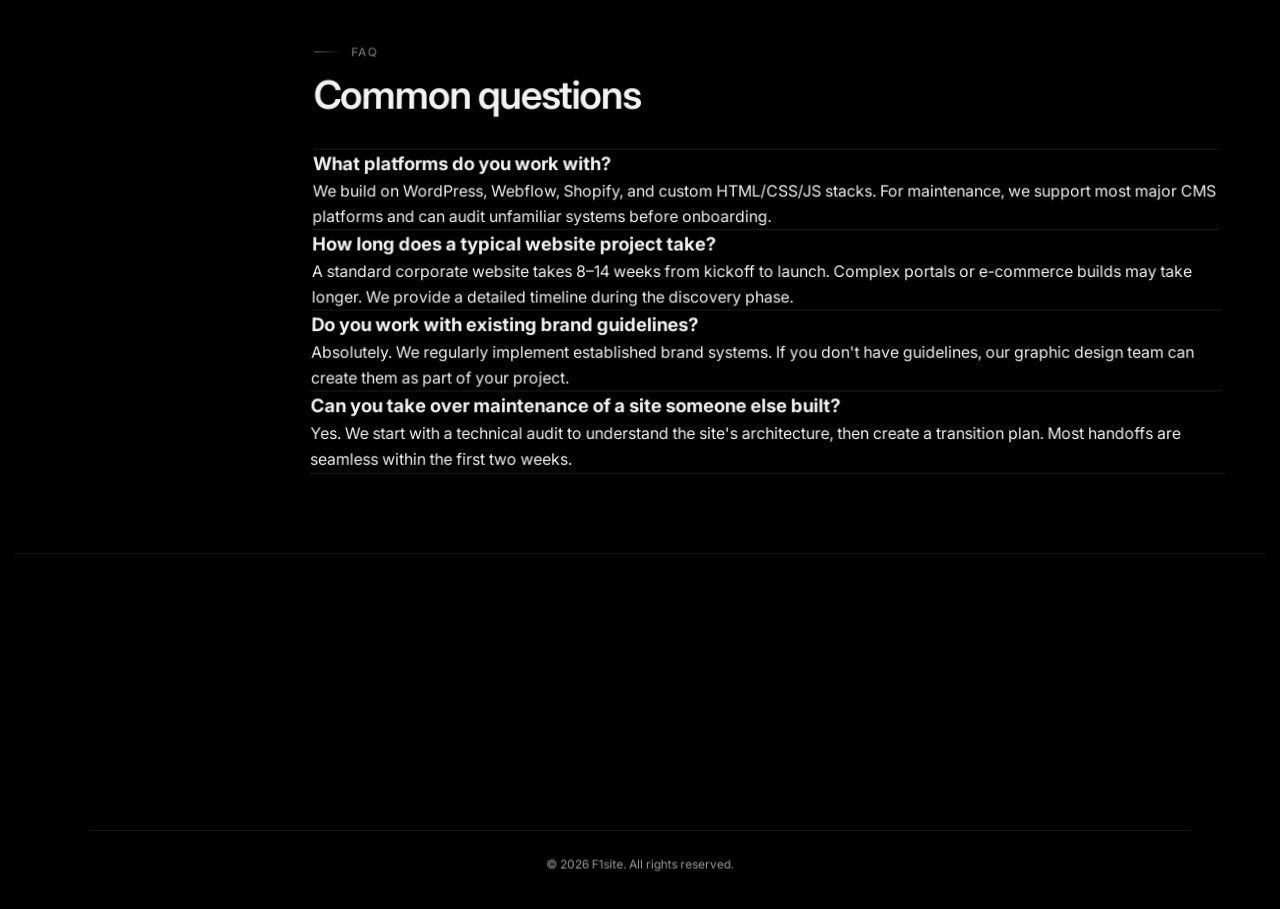
<file: services/index.html>
<!DOCTYPE html>
<html lang="en">
<head>
  <meta charset="UTF-8">
  <meta name="viewport" content="width=device-width, initial-scale=1.0, viewport-fit=cover">
  <meta name="description" content="F1site services — web design, graphic design, and website maintenance for enterprise organizations.">
  <title>Services — F1site</title>
  <link rel="preconnect" href="https://fonts.googleapis.com">
  <link rel="preconnect" href="https://fonts.gstatic.com" crossorigin>
  <link href="https://fonts.googleapis.com/css2?family=Inter:wght@400;500;600;700&display=swap" rel="stylesheet">
  <link rel="stylesheet" href="../css/styles.css">
  <link rel="icon" href="../logos/f1-logo-transparent.png" type="image/png">
</head>
<body data-page="services">

  <div id="site-header"></div>

  <main>

    <section class="page-hero">
      <div class="page-hero-bg"></div>
      <div class="container">
        <p class="section-eyebrow">What We Do</p>
        <h1 class="section-title">Services built for organizations at scale</h1>
        <p class="section-desc">
          We deliver end-to-end digital solutions — from strategy and design through development, launch, and long-term care. Every engagement is scoped to your organization's goals, compliance requirements, and internal workflows.
        </p>
      </div>
    </section>

    <section class="page-content" id="web-design">
      <div class="container">
        <article class="service-detail">
          <div class="service-detail-header">
            <div class="service-detail-icon">
              <svg width="24" height="24" viewBox="0 0 24 24" fill="none" stroke="currentColor" stroke-width="1.5"><rect x="2" y="3" width="20" height="14" rx="2"/><path d="M8 21h8M12 17v4"/></svg>
            </div>
            <div>
              <h2>Web Design &amp; Development</h2>
              <p>We build custom websites that represent your organization with precision and purpose. Every site is engineered for speed, accessibility, and ease of management — whether you're launching a corporate portal, a nonprofit campaign site, or a multi-department intranet.</p>
            </div>
          </div>
          <div class="detail-grid cols-3">
            <div class="detail-card">
              <h3>Strategy &amp; UX</h3>
              <p>User research, information architecture, and wireframing aligned to your audience and business objectives.</p>
              <ul>
                <li>Stakeholder workshops</li>
                <li>User journey mapping</li>
                <li>Content strategy</li>
              </ul>
            </div>
            <div class="detail-card">
              <h3>Visual Design</h3>
              <p>High-fidelity mockups and design systems that ensure consistency across every page and component.</p>
              <ul>
                <li>Responsive layouts</li>
                <li>Component libraries</li>
                <li>Brand integration</li>
              </ul>
            </div>
            <div class="detail-card">
              <h3>Development</h3>
              <p>Clean, standards-compliant code with CMS integration, analytics, and performance optimization built in.</p>
              <ul>
                <li>WordPress, Webflow, custom</li>
                <li>WCAG 2.1 AA compliance</li>
                <li>SEO fundamentals</li>
              </ul>
            </div>
          </div>
        </article>

        <article class="service-detail" id="graphic-design">
          <div class="service-detail-header">
            <div class="service-detail-icon">
              <svg width="24" height="24" viewBox="0 0 24 24" fill="none" stroke="currentColor" stroke-width="1.5"><path d="M12 20h9"/><path d="M16.5 3.5a2.12 2.12 0 0 1 3 3L7 19l-4 1 1-4Z"/></svg>
            </div>
            <div>
              <h2>Graphic Design</h2>
              <p>Your visual identity is often the first impression stakeholders have of your organization. We create cohesive brand systems and marketing materials that communicate credibility, clarity, and professionalism across print and digital channels.</p>
            </div>
          </div>
          <div class="detail-grid cols-3">
            <div class="detail-card">
              <h3>Brand Identity</h3>
              <p>Logos, color palettes, typography, and brand guidelines that give your team a single source of truth.</p>
              <ul>
                <li>Logo design &amp; variations</li>
                <li>Brand style guides</li>
                <li>Asset libraries</li>
              </ul>
            </div>
            <div class="detail-card">
              <h3>Marketing Collateral</h3>
              <p>Brochures, annual reports, presentations, and event materials designed for high-stakes communications.</p>
              <ul>
                <li>Print &amp; digital formats</li>
                <li>Template systems</li>
                <li>Multi-language support</li>
              </ul>
            </div>
            <div class="detail-card">
              <h3>Digital Graphics</h3>
              <p>Social media templates, email banners, infographics, and web graphics that extend your brand online.</p>
              <ul>
                <li>Social media kits</li>
                <li>Infographics &amp; data viz</li>
                <li>Ad creative</li>
              </ul>
            </div>
          </div>
        </article>

        <article class="service-detail" id="maintenance">
          <div class="service-detail-header">
            <div class="service-detail-icon">
              <svg width="24" height="24" viewBox="0 0 24 24" fill="none" stroke="currentColor" stroke-width="1.5"><path d="M12 22s8-4 8-10V5l-8-3-8 3v7c0 6 8 10 8 10z"/></svg>
            </div>
            <div>
              <h2>Website Maintenance</h2>
              <p>A website is never truly finished. We provide ongoing care for existing sites — handling updates, security, performance, and content changes so your team can focus on mission-critical work instead of technical firefighting.</p>
            </div>
          </div>
          <div class="detail-grid cols-3">
            <div class="detail-card">
              <h3>Security &amp; Backups</h3>
              <p>Regular security patches, malware monitoring, SSL management, and automated daily backups with restore capability.</p>
            </div>
            <div class="detail-card">
              <h3>Content Management</h3>
              <p>Fast turnaround on content updates, new pages, image swaps, and form changes — with change logs for accountability.</p>
            </div>
            <div class="detail-card">
              <h3>Performance &amp; Reporting</h3>
              <p>Uptime monitoring, speed optimization, monthly analytics reports, and proactive recommendations for improvement.</p>
            </div>
          </div>
        </article>
      </div>
    </section>

    <section class="page-content alt-bg">
      <div class="container">
        <div class="section-header">
          <p class="section-eyebrow">Maintenance Plans</p>
          <h2 class="section-title">Ongoing support that fits your needs</h2>
          <p class="section-desc">Flexible maintenance packages for organizations that need reliable, responsive website care.</p>
        </div>
        <div class="plan-grid">
          <div class="plan-card">
            <p class="plan-label">Essential</p>
            <h3>Core Care</h3>
            <p class="plan-price">$499 <span>/ month</span></p>
            <p>Foundational maintenance for smaller sites with predictable update needs.</p>
            <ul>
              <li>Monthly security updates</li>
              <li>Daily automated backups</li>
              <li>Up to 2 hours of content updates</li>
              <li>Uptime monitoring</li>
              <li>Email support (48hr response)</li>
            </ul>
          </div>
          <div class="plan-card featured">
            <p class="plan-label">Most Popular</p>
            <h3>Professional</h3>
            <p class="plan-price">$999 <span>/ month</span></p>
            <p>Comprehensive care for active organizational websites with regular content changes.</p>
            <ul>
              <li>Weekly security &amp; plugin updates</li>
              <li>Up to 6 hours of content updates</li>
              <li>Performance optimization</li>
              <li>Monthly analytics report</li>
              <li>Priority support (24hr response)</li>
            </ul>
          </div>
          <div class="plan-card">
            <p class="plan-label">Enterprise</p>
            <h3>Full Partnership</h3>
            <p class="plan-price">Custom</p>
            <p>Dedicated support for large portals, multi-site networks, and high-traffic platforms.</p>
            <ul>
              <li>Dedicated account manager</li>
              <li>Unlimited priority support</li>
              <li>Custom SLA agreements</li>
              <li>Quarterly strategy reviews</li>
              <li>Development hours included</li>
            </ul>
          </div>
        </div>
        <div class="cta-banner">
          <h2>Not sure which service fits?</h2>
          <p>Tell us about your project and we'll recommend the right approach — no obligation.</p>
          <a href="../contact/" class="btn btn-primary">Request a Consultation</a>
        </div>
      </div>
    </section>

    <section class="page-content">
      <div class="container">
        <div class="section-header">
          <p class="section-eyebrow">FAQ</p>
          <h2 class="section-title">Common questions</h2>
        </div>
        <div class="faq-list">
          <div class="faq-item">
            <h3>What platforms do you work with?</h3>
            <p>We build on WordPress, Webflow, Shopify, and custom HTML/CSS/JS stacks. For maintenance, we support most major CMS platforms and can audit unfamiliar systems before onboarding.</p>
          </div>
          <div class="faq-item">
            <h3>How long does a typical website project take?</h3>
            <p>A standard corporate website takes 8–14 weeks from kickoff to launch. Complex portals or e-commerce builds may take longer. We provide a detailed timeline during the discovery phase.</p>
          </div>
          <div class="faq-item">
            <h3>Do you work with existing brand guidelines?</h3>
            <p>Absolutely. We regularly implement established brand systems. If you don't have guidelines, our graphic design team can create them as part of your project.</p>
          </div>
          <div class="faq-item">
            <h3>Can you take over maintenance of a site someone else built?</h3>
            <p>Yes. We start with a technical audit to understand the site's architecture, then create a transition plan. Most handoffs are seamless within the first two weeks.</p>
          </div>
        </div>
      </div>
    </section>

  </main>

  <div id="site-footer"></div>

  <script src="../js/layout.js"></script>
  <script src="../js/main.js"></script>
</body>
</html>
</file>
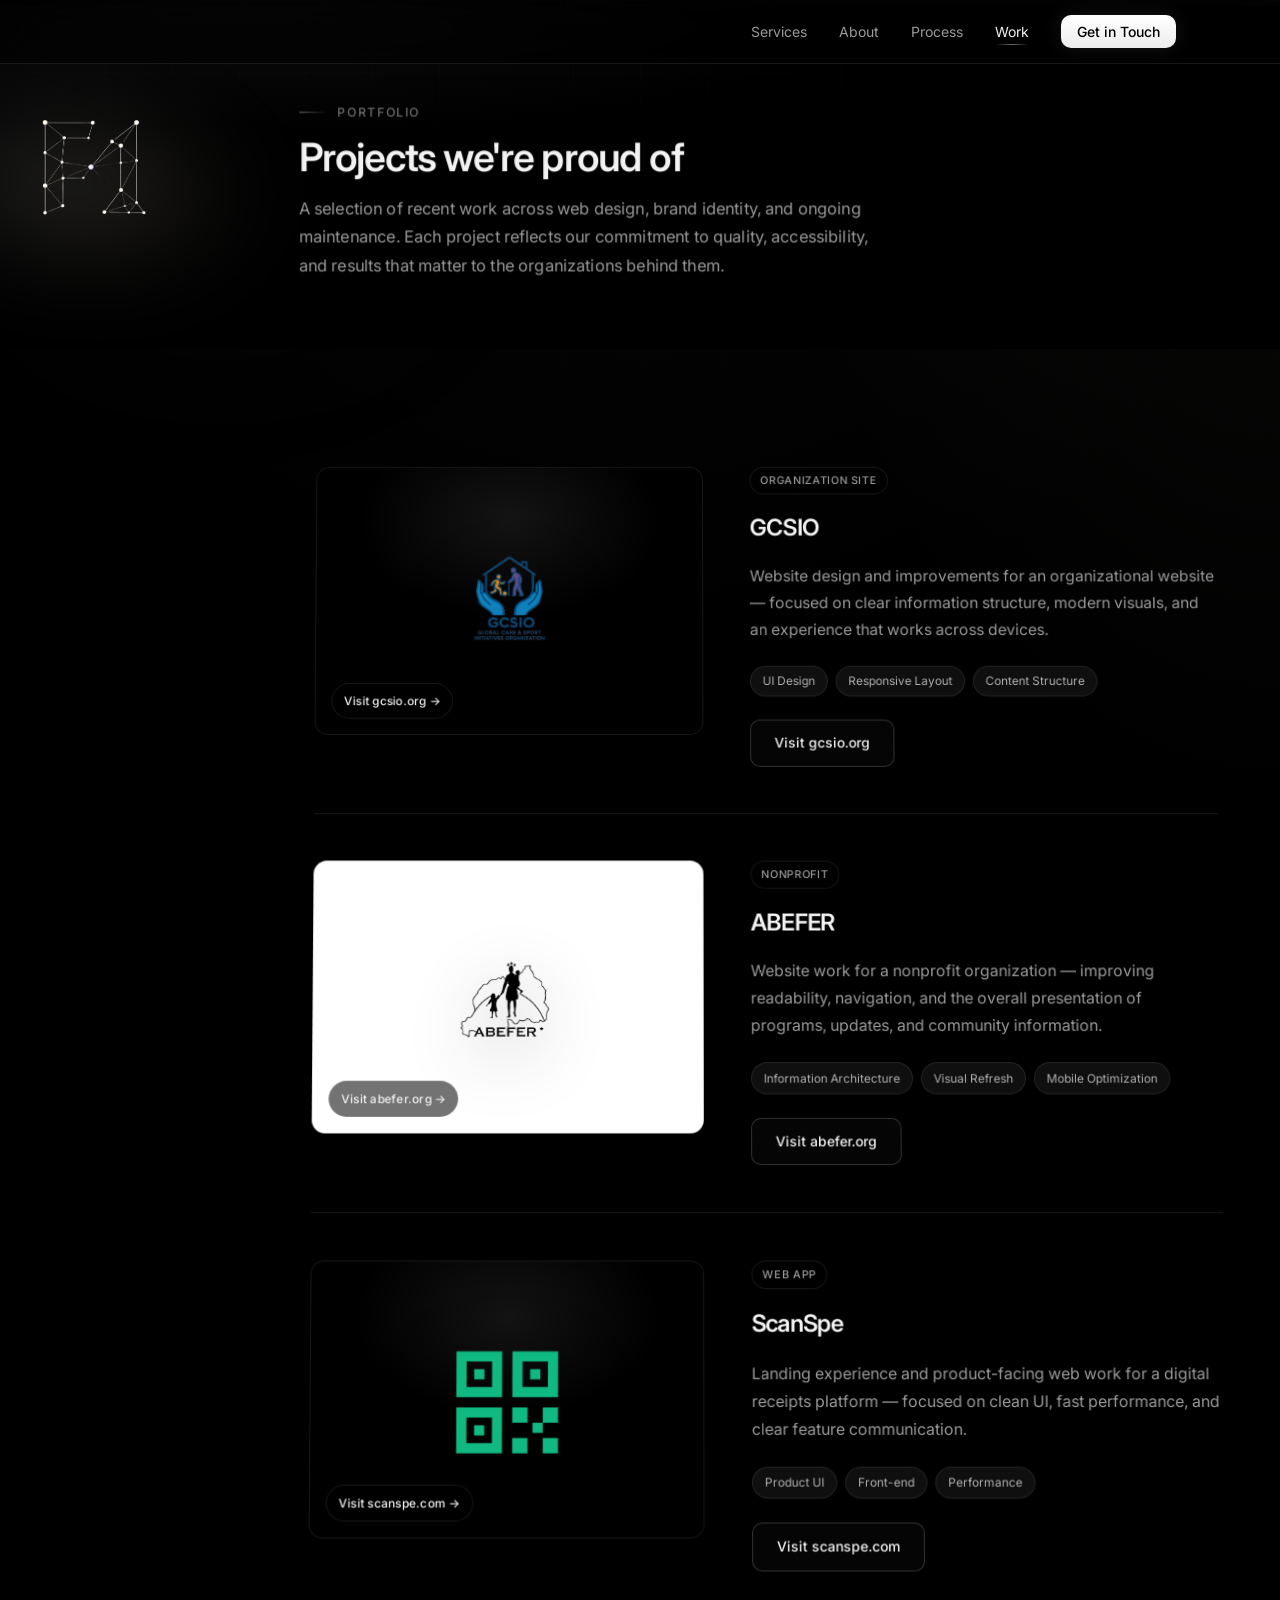
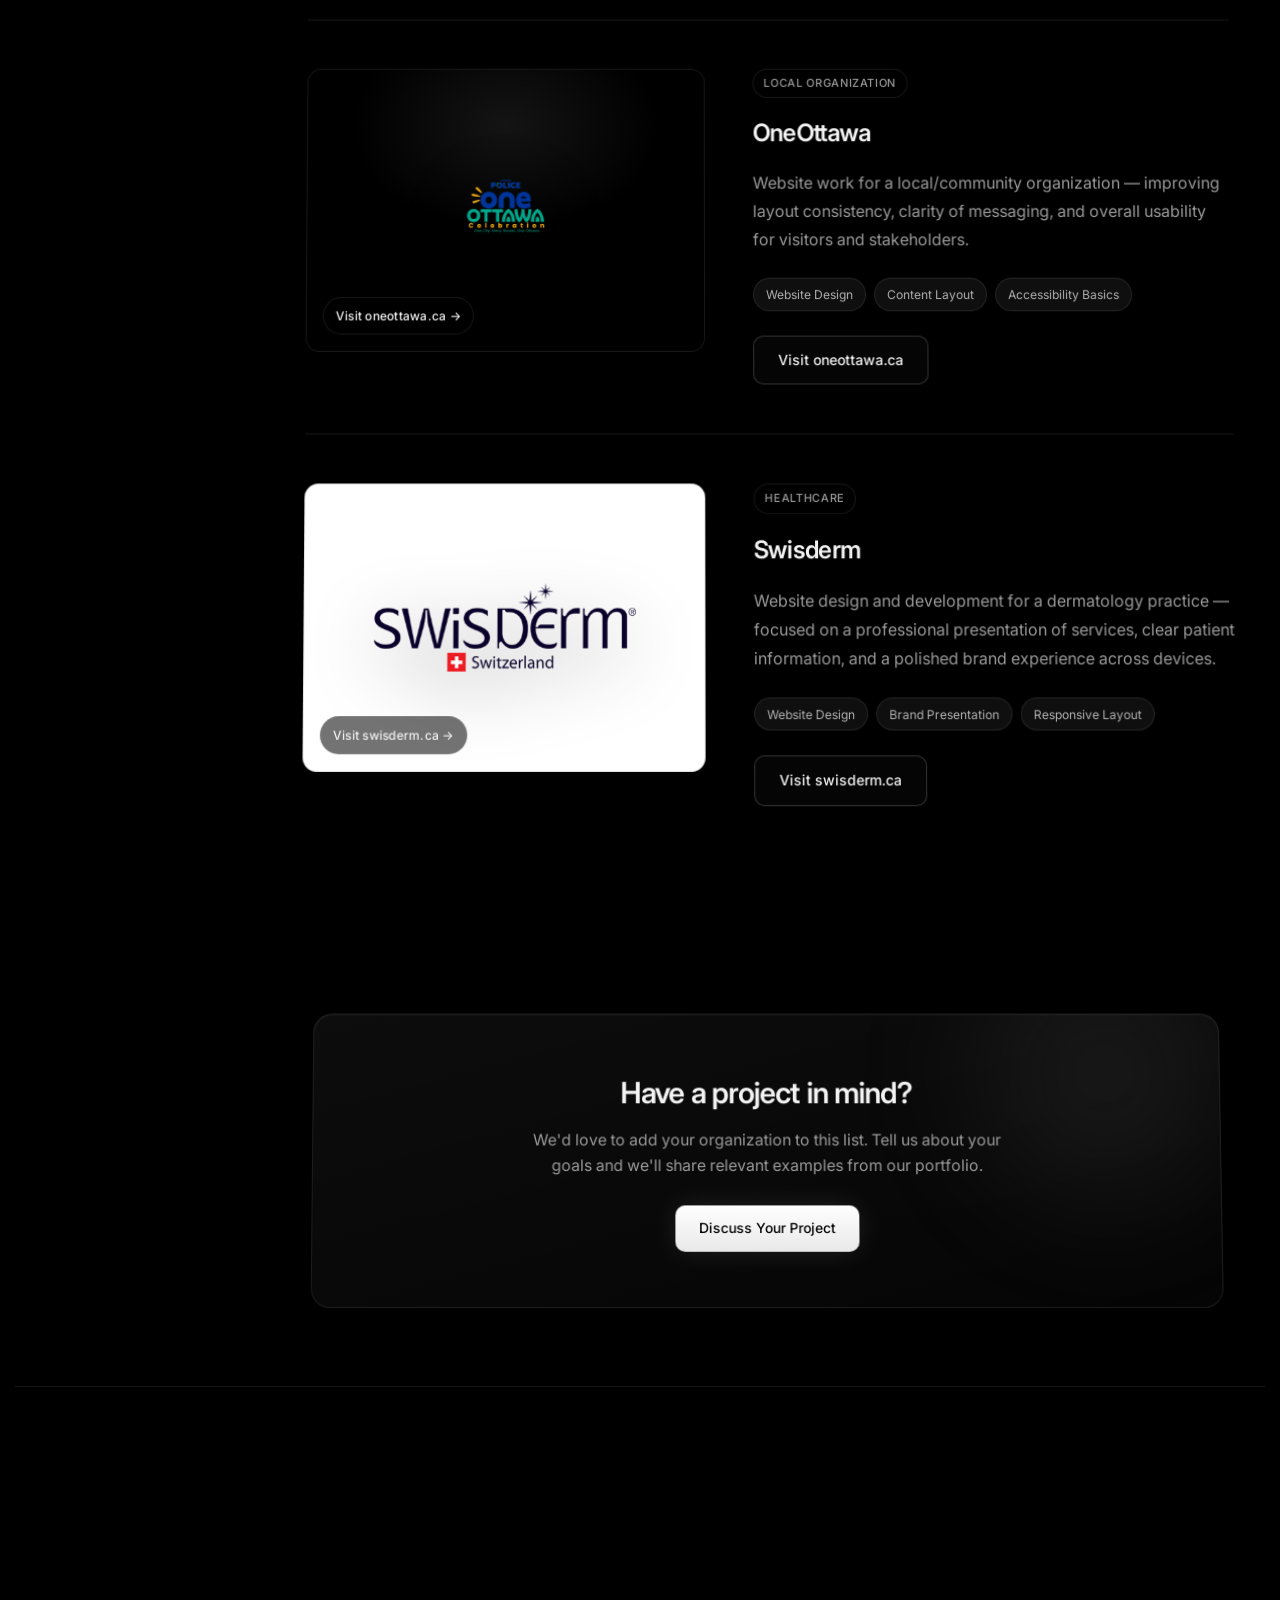
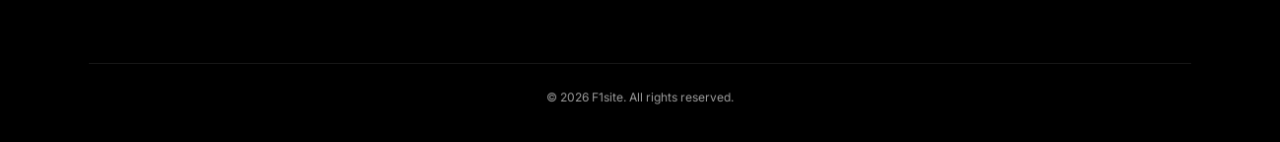
<file: work/index.html>
<!DOCTYPE html>
<html lang="en">
<head>
  <meta charset="UTF-8">
  <meta name="viewport" content="width=device-width, initial-scale=1.0, viewport-fit=cover">
  <meta name="description" content="F1site portfolio — selected web design, graphic design, and maintenance projects for enterprise clients.">
  <title>Work — F1site</title>
  <link rel="preconnect" href="https://fonts.googleapis.com">
  <link rel="preconnect" href="https://fonts.gstatic.com" crossorigin>
  <link href="https://fonts.googleapis.com/css2?family=Inter:wght@400;500;600;700&display=swap" rel="stylesheet">
  <link rel="stylesheet" href="../css/styles.css">
  <link rel="icon" href="../logos/f1-logo-transparent.png" type="image/png">
</head>
<body data-page="work">

  <div id="site-header"></div>

  <main>

    <section class="page-hero">
      <div class="page-hero-bg"></div>
      <div class="container">
        <p class="section-eyebrow">Portfolio</p>
        <h1 class="section-title">Projects we're proud of</h1>
        <p class="section-desc">
          A selection of recent work across web design, brand identity, and ongoing maintenance. Each project reflects our commitment to quality, accessibility, and results that matter to the organizations behind them.
        </p>
      </div>
    </section>

    <section class="page-content">
      <div class="container">

        <article class="case-study">
          <div class="case-study-visual work-image-1">
            <div class="project-preview">
              <img
                class="project-logo"
                src="../logos/project-logos/gcsio.png"
                alt="GCSIO logo"
                loading="lazy"
              >
            </div>
            <a class="site-preview-fallback" href="https://gcsio.org" target="_blank" rel="noreferrer">Visit gcsio.org →</a>
          </div>
          <div class="case-study-content">
            <span class="work-tag">Organization Site</span>
            <h2>GCSIO</h2>
            <p>Website design and improvements for an organizational website — focused on clear information structure, modern visuals, and an experience that works across devices.</p>
            <div class="case-services">
              <span class="deliverable-tag">UI Design</span>
              <span class="deliverable-tag">Responsive Layout</span>
              <span class="deliverable-tag">Content Structure</span>
            </div>
            <div class="hero-actions" style="margin-top: 1.5rem; margin-bottom: 0;">
              <a class="btn btn-ghost" href="https://gcsio.org" target="_blank" rel="noreferrer">Visit gcsio.org</a>
            </div>
          </div>
        </article>

        <article class="case-study">
          <div class="case-study-visual work-image-2 preview-panel-light">
            <div class="project-preview">
              <img
                class="project-logo"
                src="../logos/project-logos/abefer-logo.png"
                alt="ABEFER logo"
                loading="lazy"
              >
            </div>
            <a class="site-preview-fallback" href="https://abefer.org" target="_blank" rel="noreferrer">Visit abefer.org →</a>
          </div>
          <div class="case-study-content">
            <span class="work-tag">Nonprofit</span>
            <h2>ABEFER</h2>
            <p>Website work for a nonprofit organization — improving readability, navigation, and the overall presentation of programs, updates, and community information.</p>
            <div class="case-services">
              <span class="deliverable-tag">Information Architecture</span>
              <span class="deliverable-tag">Visual Refresh</span>
              <span class="deliverable-tag">Mobile Optimization</span>
            </div>
            <div class="hero-actions" style="margin-top: 1.5rem; margin-bottom: 0;">
              <a class="btn btn-ghost" href="https://abefer.org" target="_blank" rel="noreferrer">Visit abefer.org</a>
            </div>
          </div>
        </article>

        <article class="case-study">
          <div class="case-study-visual work-image-3">
            <div class="project-preview">
              <img
                class="project-logo"
                src="../logos/project-logos/scanspe-logo.png"
                alt="ScanSpe logo"
                loading="lazy"
              >
            </div>
            <a class="site-preview-fallback" href="https://scanspe.com" target="_blank" rel="noreferrer">Visit scanspe.com →</a>
          </div>
          <div class="case-study-content">
            <span class="work-tag">Web App</span>
            <h2>ScanSpe</h2>
            <p>Landing experience and product-facing web work for a digital receipts platform — focused on clean UI, fast performance, and clear feature communication.</p>
            <div class="case-services">
              <span class="deliverable-tag">Product UI</span>
              <span class="deliverable-tag">Front-end</span>
              <span class="deliverable-tag">Performance</span>
            </div>
            <div class="hero-actions" style="margin-top: 1.5rem; margin-bottom: 0;">
              <a class="btn btn-ghost" href="https://scanspe.com" target="_blank" rel="noreferrer">Visit scanspe.com</a>
            </div>
          </div>
        </article>

        <article class="case-study">
          <div class="case-study-visual work-image-1">
            <div class="project-preview">
              <img
                class="project-logo"
                src="../logos/project-logos/one-ottawa-logo.png"
                alt="OneOttawa logo"
                loading="lazy"
              >
            </div>
            <a class="site-preview-fallback" href="https://oneottawa.ca" target="_blank" rel="noreferrer">Visit oneottawa.ca →</a>
          </div>
          <div class="case-study-content">
            <span class="work-tag">Local Organization</span>
            <h2>OneOttawa</h2>
            <p>Website work for a local/community organization — improving layout consistency, clarity of messaging, and overall usability for visitors and stakeholders.</p>
            <div class="case-services">
              <span class="deliverable-tag">Website Design</span>
              <span class="deliverable-tag">Content Layout</span>
              <span class="deliverable-tag">Accessibility Basics</span>
            </div>
            <div class="hero-actions" style="margin-top: 1.5rem; margin-bottom: 0;">
              <a class="btn btn-ghost" href="https://oneottawa.ca" target="_blank" rel="noreferrer">Visit oneottawa.ca</a>
            </div>
          </div>
        </article>

        <article class="case-study">
          <div class="case-study-visual work-image-2 preview-panel-light">
            <div class="project-preview">
              <img
                class="project-logo"
                src="../logos/project-logos/swisderm-logo.png"
                alt="Swisderm logo"
                loading="lazy"
              >
            </div>
            <a class="site-preview-fallback" href="https://swisderm.ca" target="_blank" rel="noreferrer">Visit swisderm.ca →</a>
          </div>
          <div class="case-study-content">
            <span class="work-tag">Healthcare</span>
            <h2>Swisderm</h2>
            <p>Website design and development for a dermatology practice — focused on a professional presentation of services, clear patient information, and a polished brand experience across devices.</p>
            <div class="case-services">
              <span class="deliverable-tag">Website Design</span>
              <span class="deliverable-tag">Brand Presentation</span>
              <span class="deliverable-tag">Responsive Layout</span>
            </div>
            <div class="hero-actions" style="margin-top: 1.5rem; margin-bottom: 0;">
              <a class="btn btn-ghost" href="https://swisderm.ca" target="_blank" rel="noreferrer">Visit swisderm.ca</a>
            </div>
          </div>
        </article>

      </div>
    </section>

    <section class="page-content">
      <div class="container">
        <div class="cta-banner">
          <h2>Have a project in mind?</h2>
          <p>We'd love to add your organization to this list. Tell us about your goals and we'll share relevant examples from our portfolio.</p>
          <a href="../contact/" class="btn btn-primary">Discuss Your Project</a>
        </div>
      </div>
    </section>

  </main>

  <div id="site-footer"></div>

  <script src="../js/layout.js"></script>
  <script src="../js/main.js"></script>
</body>
</html>
</file>
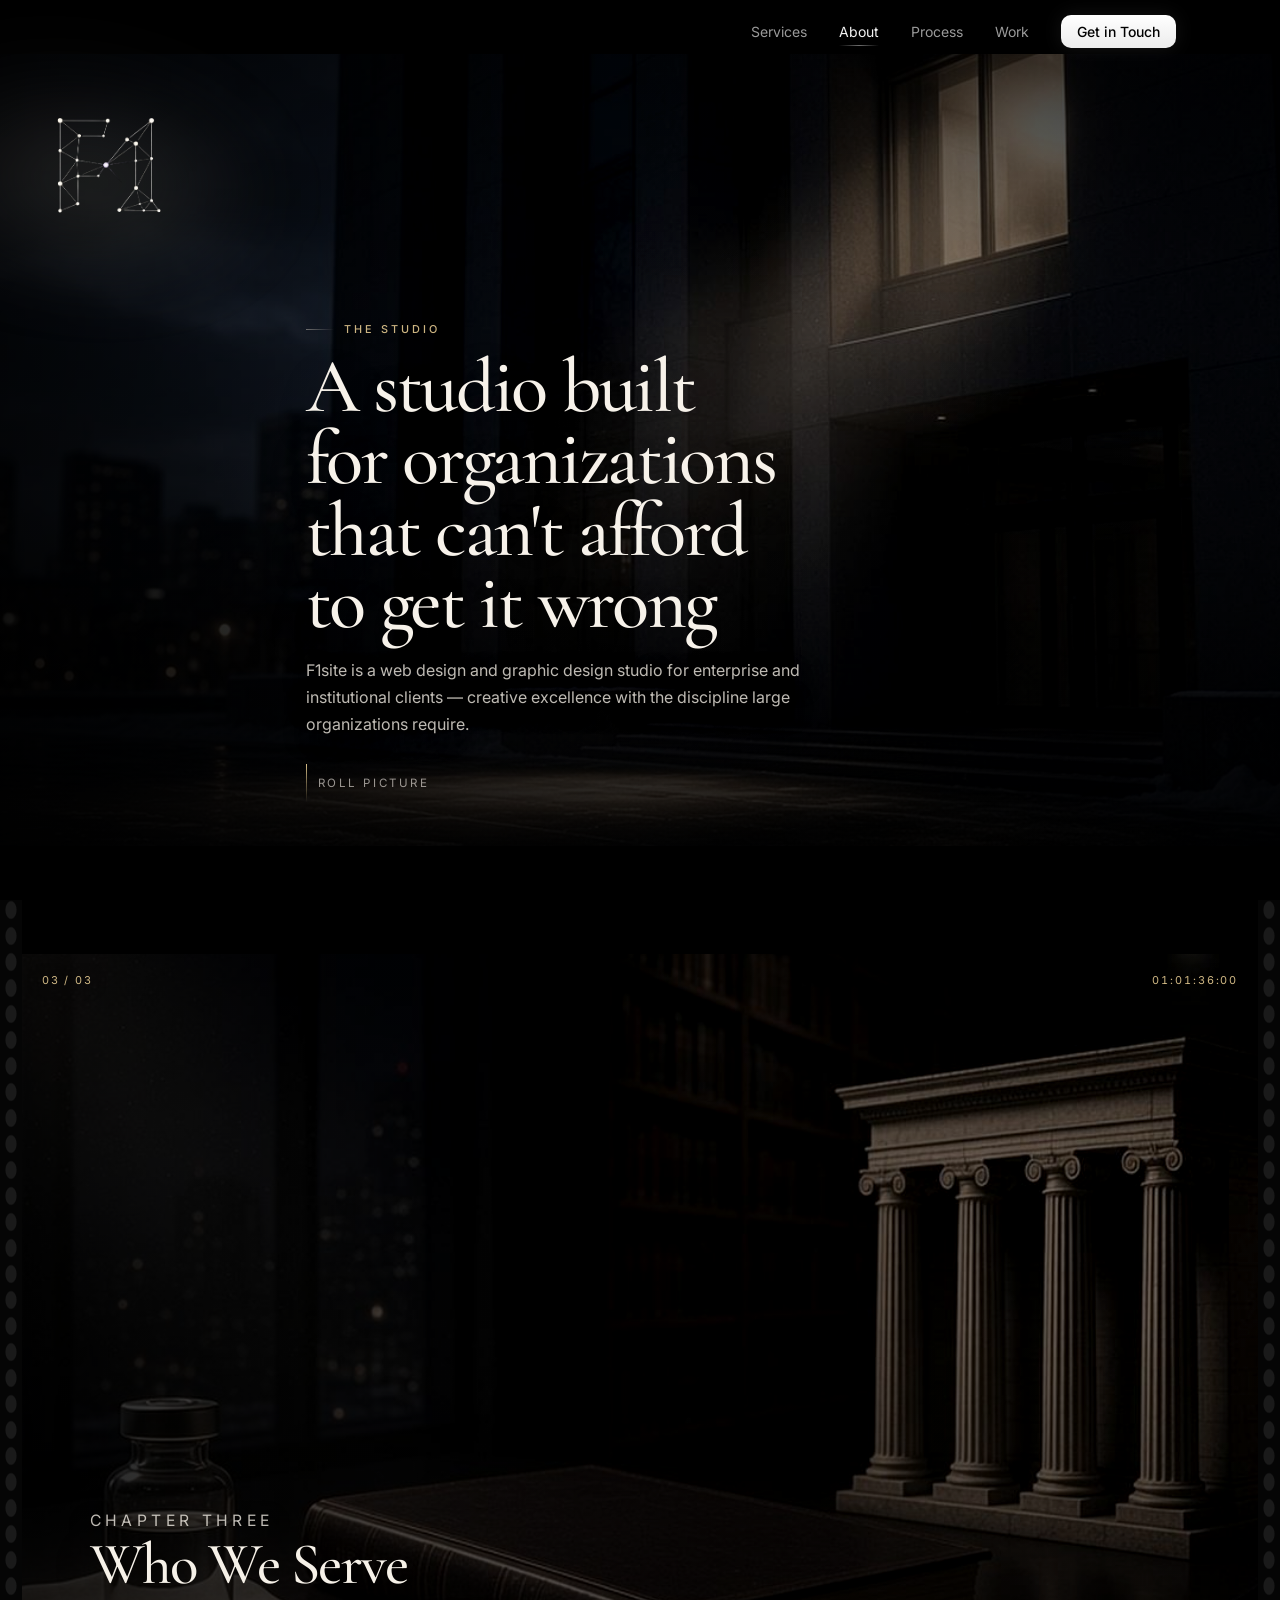
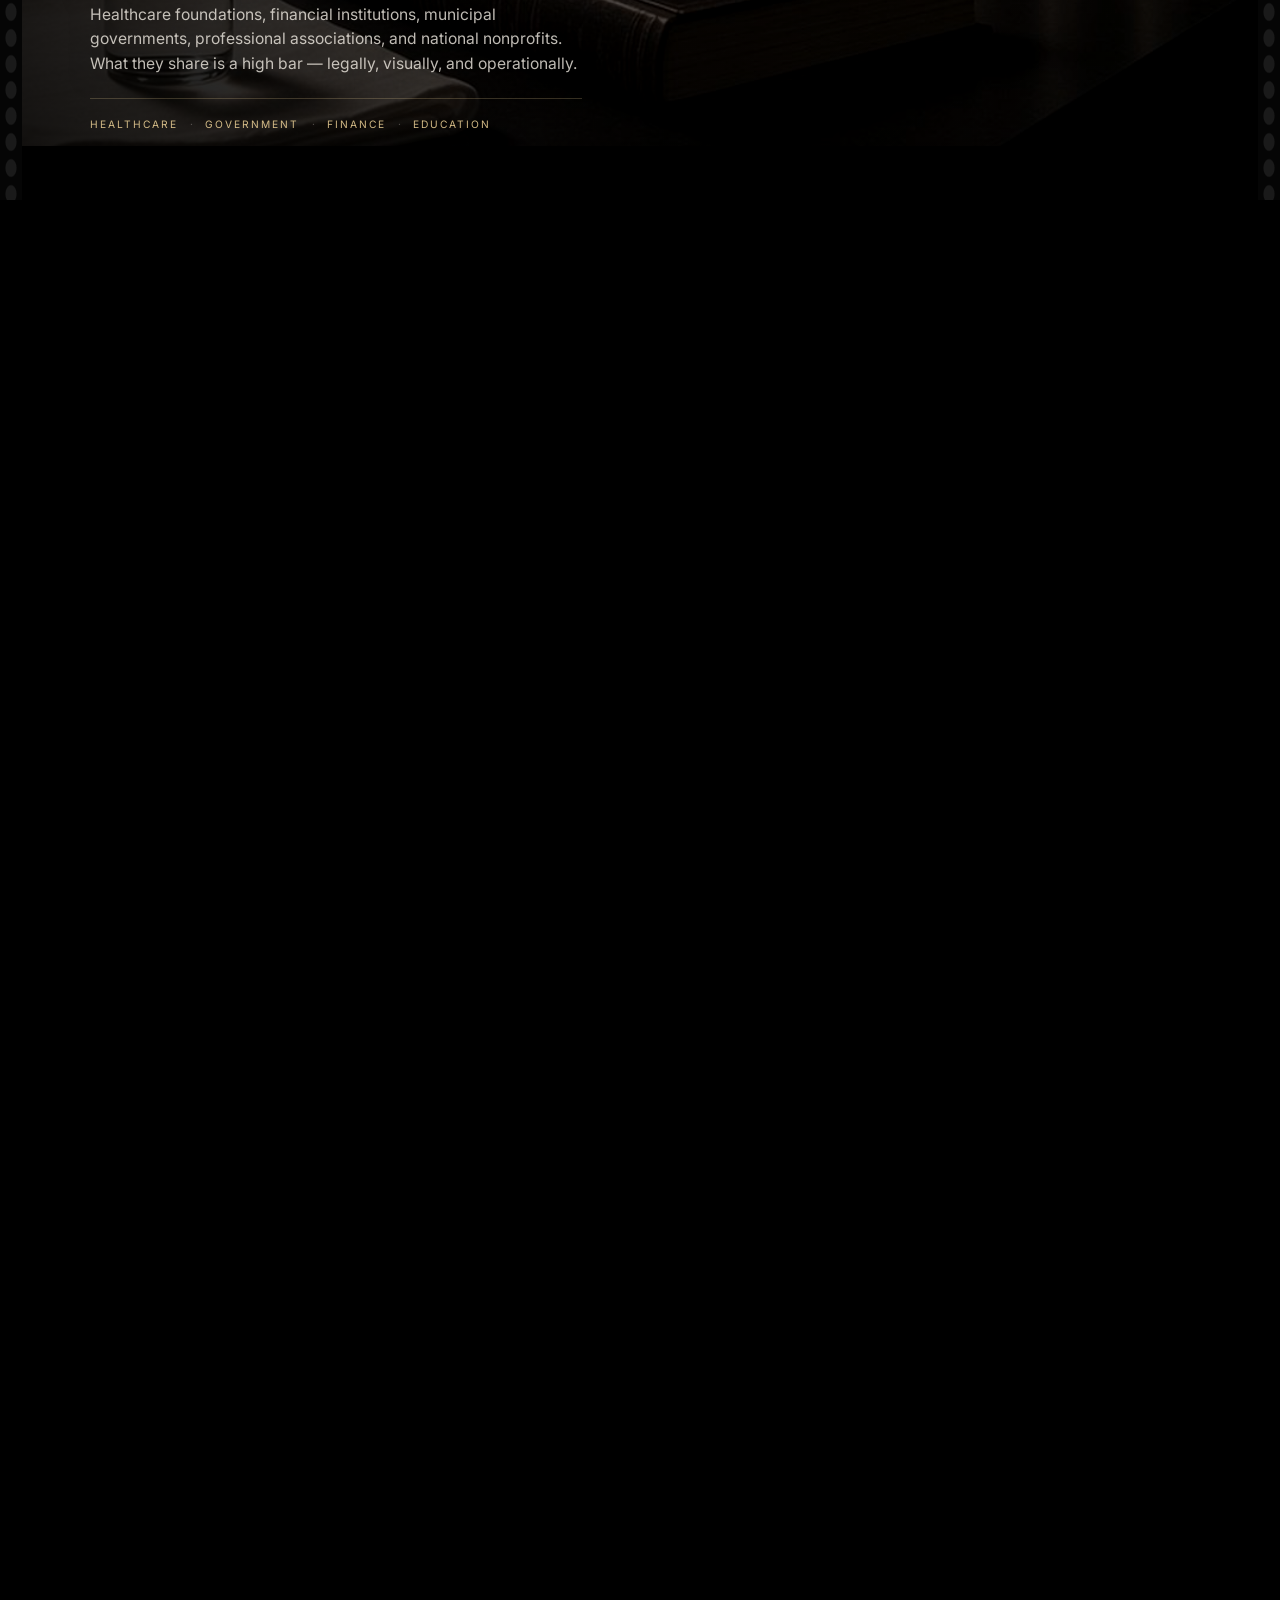
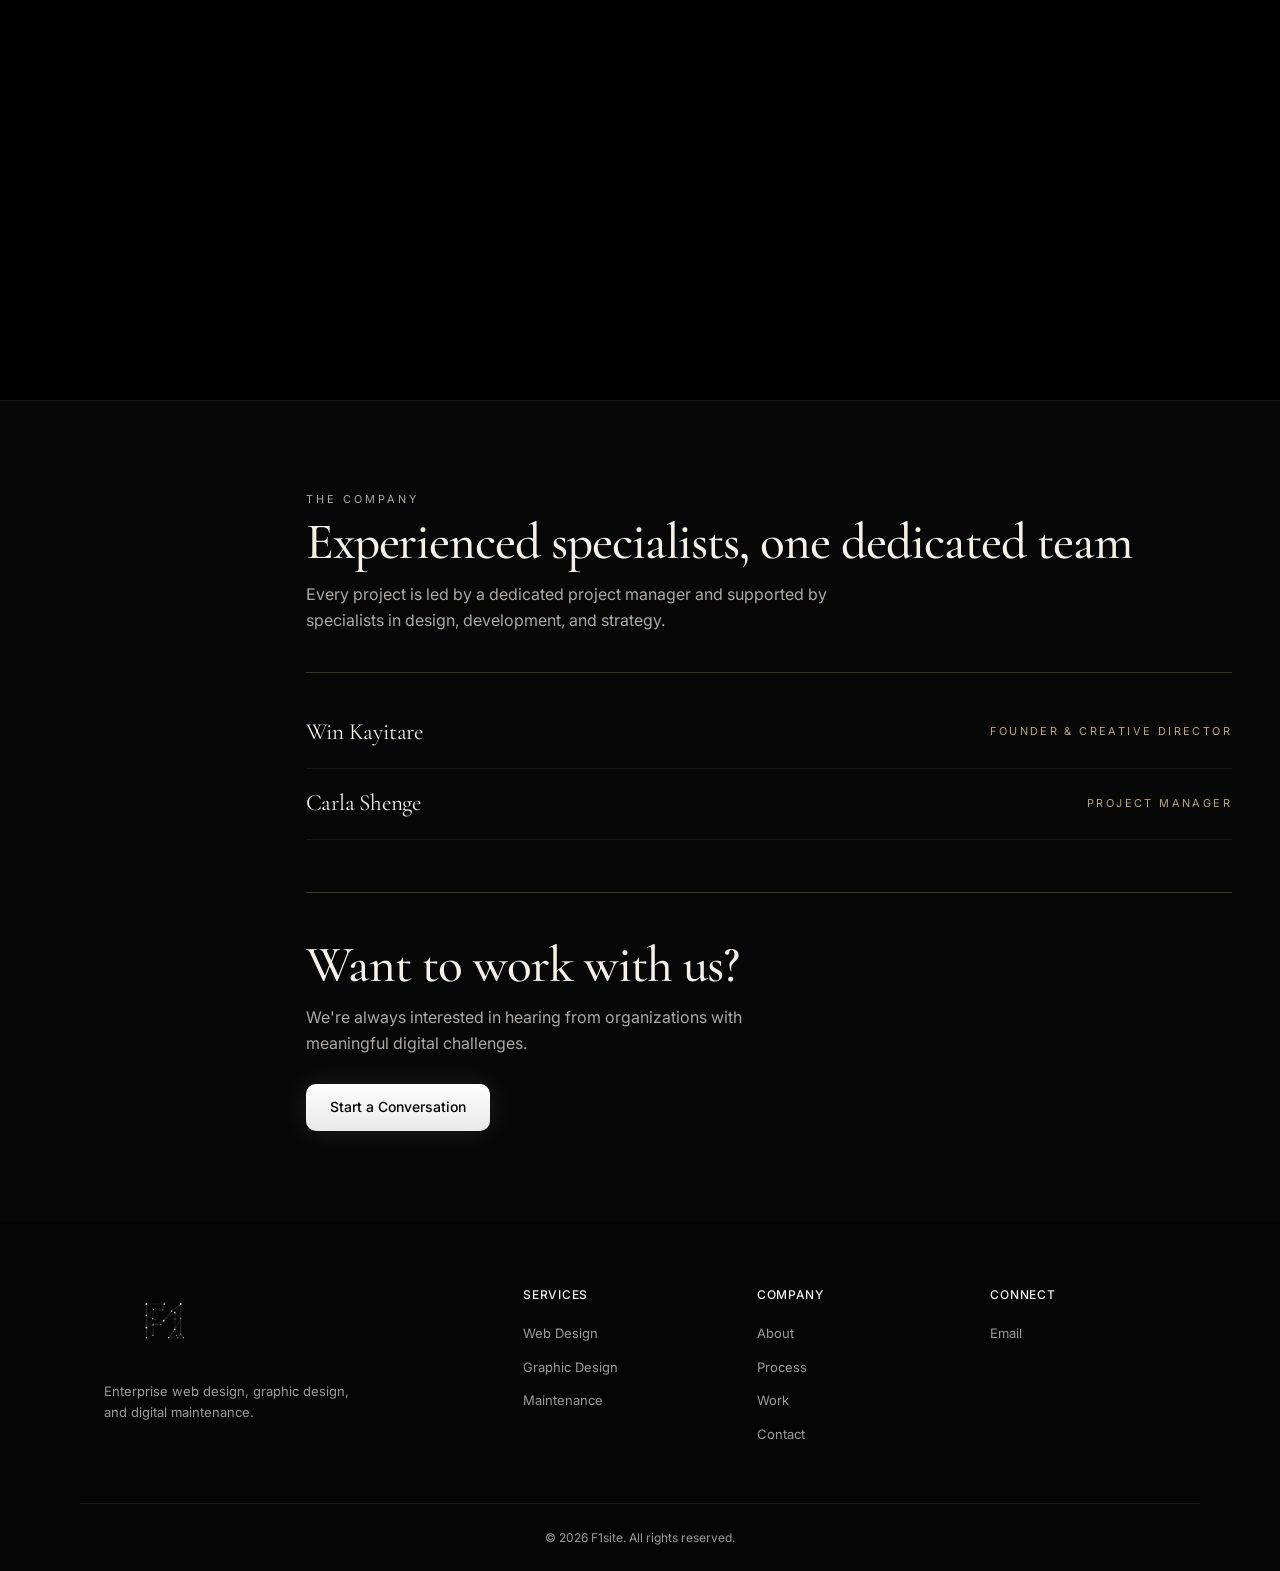
<file: about.html>
<!DOCTYPE html>
<html lang="en">
<head>
  <meta charset="UTF-8">
  <meta name="viewport" content="width=device-width, initial-scale=1.0, viewport-fit=cover">
  <meta name="description" content="About F1site — an enterprise-focused web design and graphic design studio built for organizations that demand excellence.">
  <title>F1site · About</title>
  <link rel="canonical" href="https://f1site.com/about">
  <meta property="og:type" content="website">
  <meta property="og:site_name" content="F1site">
  <meta property="og:title" content="F1site · About">
  <meta property="og:description" content="About F1site — an enterprise-focused web design and graphic design studio built for organizations that demand excellence.">
  <meta property="og:url" content="https://f1site.com/about">
  <meta property="og:image" content="https://f1site.com/logos/favicon-192.png">
  <meta name="twitter:card" content="summary">
  <link rel="preconnect" href="https://fonts.googleapis.com">
  <link rel="preconnect" href="https://fonts.gstatic.com" crossorigin>
  <link href="https://fonts.googleapis.com/css2?family=Cormorant+Garamond:ital,wght@0,500;1,500&family=Inter:wght@400;600&display=swap" rel="stylesheet" media="print" onload="this.media='all'">
  <noscript><link href="https://fonts.googleapis.com/css2?family=Cormorant+Garamond:ital,wght@0,500;1,500&family=Inter:wght@400;600&display=swap" rel="stylesheet"></noscript>
  <link rel="stylesheet" href="/css/styles.css">
  <link rel="stylesheet" href="/css/circuit-journey.css" media="print" onload="this.media='all'">
  <link rel="stylesheet" href="/css/about-cinema.css?v=speed">
  <link rel="preload" as="image" href="/assets/cinema/about/hero.jpg?v=speed" fetchpriority="high">
  <link rel="icon" href="/favicon.ico" sizes="any">
  <link rel="icon" type="image/png" sizes="48x48" href="/logos/favicon-48.png">
  <link rel="icon" type="image/png" sizes="192x192" href="/logos/favicon-192.png">
  <link rel="apple-touch-icon" href="/logos/apple-touch-icon.png">
</head>
<body data-page="about" class="has-circuit has-abt-cinema">

  <div id="site-header"></div>

  <main>

    <section class="abt-hero" aria-label="About title">
      <div class="abt-hero-stage">
        <div class="abt-bars abt-bars-top"></div>
        <div class="abt-hero-bloom"></div>
        <img class="abt-hero-still" src="/assets/cinema/about/hero.jpg?v=speed" alt="" fetchpriority="high" decoding="async">
        <video class="abt-hero-loop" muted playsinline webkit-playsinline preload="none" disablePictureInPicture controlslist="nodownload nofullscreen noremoteplayback" poster="/assets/cinema/about/hero.jpg?v=speed">
          <source src="/assets/cinema/about/hero.mp4?v=speed" type="video/mp4">
        </video>
        <div class="abt-hero-veil"></div>
        <div class="abt-hero-vignette"></div>
        <div class="abt-bars abt-bars-bot"></div>
      </div>
      <div class="container abt-hero-copy">
        <p class="section-eyebrow">The Studio</p>
        <h1 class="section-title">A studio built for organizations that can't afford to get it wrong</h1>
        <p class="section-desc">
          F1site is a web design and graphic design studio for enterprise and institutional clients — creative excellence with the discipline large organizations require.
        </p>
        <a class="abt-hero-cue" href="#reel">Roll picture</a>
      </div>
    </section>

    <section class="abt-strip" id="reel" aria-label="About chapters">
      <div class="abt-strip-pin">
        <div class="abt-sprocket abt-sprocket--l" aria-hidden="true"></div>
        <div class="abt-sprocket abt-sprocket--r" aria-hidden="true"></div>
        <div class="abt-cut" aria-hidden="true"></div>
        <p class="abt-tc" aria-hidden="true"><span data-abt-tc>01:00:00:00</span></p>
        <p class="abt-act-mark" aria-hidden="true"><span data-abt-act>01</span> / 03</p>
        <div class="abt-track">

          <article class="abt-act is-on" id="story" data-act="01">
            <div class="abt-act-media">
              <img class="abt-act-poster" decoding="async" src="/assets/cinema/about/story.jpg?v=speed" alt="">
              <video class="abt-loop" muted playsinline preload="none" disablePictureInPicture controlslist="nodownload nofullscreen noremoteplayback" poster="/assets/cinema/about/story.jpg?v=speed">
                <source src="/assets/cinema/about/story.mp4?v=speed" type="video/mp4">
              </video>
              <div class="abt-act-gate"></div>
            </div>
            <div class="abt-act-copy">
              <p class="abt-act-kicker">Chapter One</p>
              <h2>Our Story</h2>
              <p>Large organizations were being underserved — agencies with polish but no rigor, or process without the work to match. We built the studio that holds both: boutique design, enterprise delivery.</p>
              <ul class="abt-credits">
                <li>Design</li>
                <li>Strategy</li>
                <li>Reliability</li>
              </ul>
            </div>
          </article>

          <article class="abt-act" id="principles" data-act="02">
            <div class="abt-act-media">
              <img class="abt-act-poster" loading="lazy" decoding="async" src="/assets/cinema/about/principles.jpg?v=speed" alt="">
              <video class="abt-loop" muted playsinline preload="none" disablePictureInPicture controlslist="nodownload nofullscreen noremoteplayback" poster="/assets/cinema/about/principles.jpg?v=speed">
                <source src="/assets/cinema/about/principles.mp4?v=speed" type="video/mp4">
              </video>
              <div class="abt-act-gate"></div>
            </div>
            <div class="abt-act-copy">
              <p class="abt-act-kicker">Chapter Two</p>
              <h2>What We Believe</h2>
              <p>We design for your audience, not for awards. Accessibility is built in from the first wireframe. Partnerships last because the work is documented, honest, and made to last.</p>
              <ul class="abt-credits">
                <li>Clarity</li>
                <li>Accessibility</li>
                <li>Partnership</li>
              </ul>
            </div>
          </article>

          <article class="abt-act" id="clients" data-act="03">
            <div class="abt-act-media">
              <img class="abt-act-poster" loading="lazy" decoding="async" src="/assets/cinema/about/serve.jpg?v=speed" alt="">
              <video class="abt-loop" muted playsinline preload="none" disablePictureInPicture controlslist="nodownload nofullscreen noremoteplayback" poster="/assets/cinema/about/serve.jpg?v=speed">
                <source src="/assets/cinema/about/serve.mp4?v=speed" type="video/mp4">
              </video>
              <div class="abt-act-gate"></div>
            </div>
            <div class="abt-act-copy">
              <p class="abt-act-kicker">Chapter Three</p>
              <h2>Who We Serve</h2>
              <p>Healthcare foundations, financial institutions, municipal governments, professional associations, and national nonprofits. What they share is a high bar — legally, visually, and operationally.</p>
              <ul class="abt-credits">
                <li>Healthcare</li>
                <li>Government</li>
                <li>Finance</li>
                <li>Education</li>
              </ul>
            </div>
          </article>

        </div>
      </div>
    </section>

    <section class="abt-titles" aria-label="The company">
      <div class="container abt-titles-inner">
        <p class="abt-titles-kicker">The Company</p>
        <h2>Experienced specialists, one dedicated team</h2>
        <p>Every project is led by a dedicated project manager and supported by specialists in design, development, and strategy.</p>
        <ul class="abt-cast">
          <li>
            <span class="abt-cast-name">Win Kayitare</span>
            <span class="abt-cast-role">Founder &amp; Creative Director</span>
          </li>
          <li>
            <span class="abt-cast-name">Carla Shenge</span>
            <span class="abt-cast-role">Project Manager</span>
          </li>
        </ul>
        <div class="cta-banner">
          <h2>Want to work with us?</h2>
          <p>We're always interested in hearing from organizations with meaningful digital challenges.</p>
          <a href="/contact" class="btn btn-primary">Start a Conversation</a>
        </div>
      </div>
    </section>

  </main>

  <div id="site-footer"></div>

  <script src="/js/layout.js?v=speed" defer></script>
  <script src="/js/about-cinema.js?v=speed" defer></script>
  <script src="/js/main.js?v=speed" defer></script>
</body>
</html>
</file>
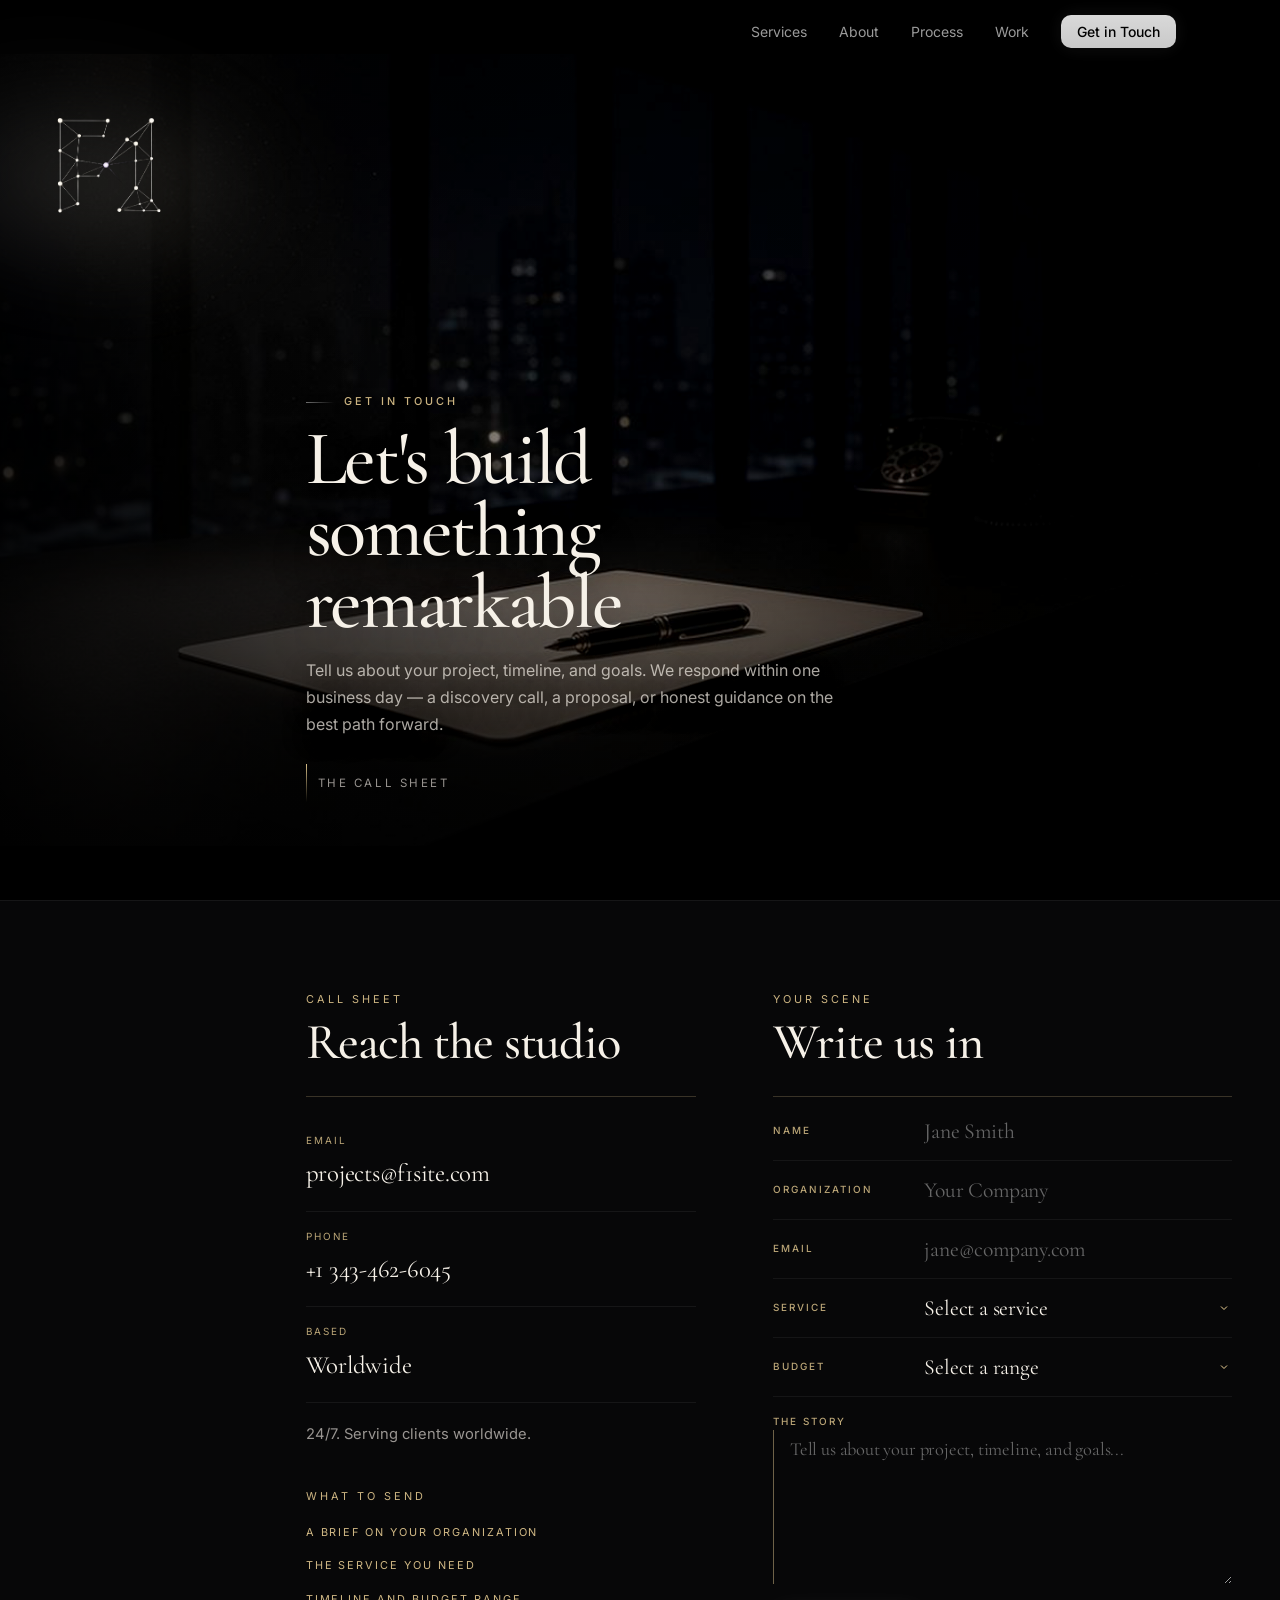
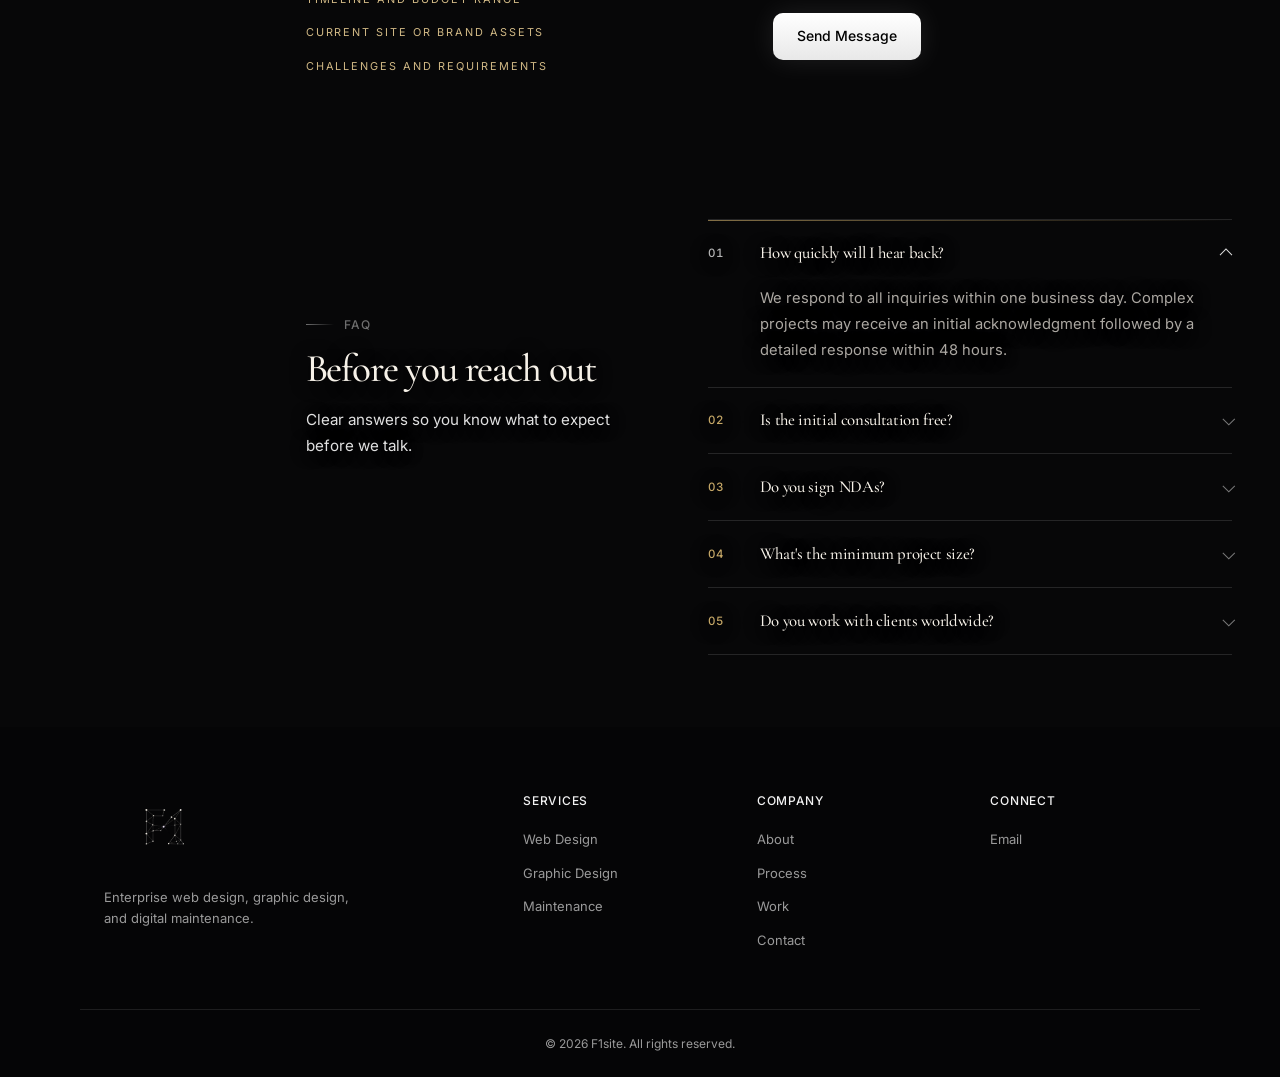
<file: contact.html>
<!DOCTYPE html>
<html lang="en">
<head>
  <meta charset="UTF-8">
  <meta name="viewport" content="width=device-width, initial-scale=1.0, viewport-fit=cover">
  <meta name="description" content="Contact F1site — get in touch about web design, graphic design, or website maintenance for your organization.">
  <title>F1site · Contact</title>
  <link rel="canonical" href="https://f1site.com/contact">
  <meta property="og:type" content="website">
  <meta property="og:site_name" content="F1site">
  <meta property="og:title" content="F1site · Contact">
  <meta property="og:description" content="Contact F1site — get in touch about web design, graphic design, or website maintenance for your organization.">
  <meta property="og:url" content="https://f1site.com/contact">
  <meta property="og:image" content="https://f1site.com/logos/favicon-192.png">
  <meta name="twitter:card" content="summary">
  <link rel="preconnect" href="https://fonts.googleapis.com">
  <link rel="preconnect" href="https://fonts.gstatic.com" crossorigin>
  <link href="https://fonts.googleapis.com/css2?family=Cormorant+Garamond:ital,wght@0,500;1,500&family=Inter:wght@400;600&display=swap" rel="stylesheet" media="print" onload="this.media='all'">
  <noscript><link href="https://fonts.googleapis.com/css2?family=Cormorant+Garamond:ital,wght@0,500;1,500&family=Inter:wght@400;600&display=swap" rel="stylesheet"></noscript>
  <link rel="stylesheet" href="/css/styles.css">
  <link rel="stylesheet" href="/css/circuit-journey.css" media="print" onload="this.media='all'">
  <link rel="stylesheet" href="/css/contact-cinema.css?v=thanks">
  <link rel="preload" as="image" href="/assets/cinema/contact/hero.jpg?v=speed" fetchpriority="high">
  <link rel="icon" href="/favicon.ico" sizes="any">
  <link rel="icon" type="image/png" sizes="48x48" href="/logos/favicon-48.png">
  <link rel="icon" type="image/png" sizes="192x192" href="/logos/favicon-192.png">
  <link rel="apple-touch-icon" href="/logos/apple-touch-icon.png">
</head>
<body data-page="contact" class="has-circuit has-ctc-cinema">

  <div id="site-header"></div>

  <main>

    <section class="ctc-hero" aria-label="Contact title">
      <div class="ctc-hero-stage">
        <div class="ctc-bars ctc-bars-top"></div>
        <div class="ctc-hero-bloom"></div>
        <img class="ctc-hero-still" src="/assets/cinema/contact/hero.jpg?v=speed" alt="" fetchpriority="high" decoding="async">
        <video class="ctc-hero-loop" muted playsinline webkit-playsinline preload="none" disablePictureInPicture controlslist="nodownload nofullscreen noremoteplayback" poster="/assets/cinema/contact/hero.jpg?v=speed">
          <source src="/assets/cinema/contact/hero.mp4?v=speed" type="video/mp4">
        </video>
        <div class="ctc-hero-veil"></div>
        <div class="ctc-hero-vignette"></div>
        <div class="ctc-bars ctc-bars-bot"></div>
      </div>
      <div class="container ctc-hero-copy">
        <p class="section-eyebrow">Get in Touch</p>
        <h1 class="section-title">Let's build something remarkable</h1>
        <p class="section-desc">
          Tell us about your project, timeline, and goals. We respond within one business day — a discovery call, a proposal, or honest guidance on the best path forward.
        </p>
        <a class="ctc-hero-cue" href="#call-sheet">The call sheet</a>
      </div>
    </section>

    <section class="ctc-sheet" id="call-sheet" aria-label="How to reach us">
      <div class="container ctc-sheet-grid">
        <div class="ctc-sheet-col">
          <p class="ctc-kicker">Call sheet</p>
          <h2>Reach the studio</h2>
          <ul class="ctc-cast">
            <li>
              <span class="ctc-cast-role">Email</span>
              <a class="ctc-cast-name" href="mailto:projects@f1site.com">projects@f1site.com</a>
            </li>
            <li>
              <span class="ctc-cast-role">Phone</span>
              <a class="ctc-cast-name" href="tel:+13434626045">+1 343-462-6045</a>
            </li>
            <li>
              <span class="ctc-cast-role">Based</span>
              <span class="ctc-cast-name">Worldwide</span>
            </li>
          </ul>
          <p class="ctc-note">24/7. Serving clients worldwide.</p>

          <p class="ctc-kicker ctc-kicker-late">What to send</p>
          <ul class="ctc-credits">
            <li>A brief on your organization</li>
            <li>The service you need</li>
            <li>Timeline and budget range</li>
            <li>Current site or brand assets</li>
            <li>Challenges and requirements</li>
          </ul>
        </div>

        <form class="contact-form ctc-form" id="contactForm" action="https://formsubmit.co/projects@f1site.com" method="POST" novalidate>
          <p class="ctc-kicker">Your scene</p>
          <h2>Write us in</h2>
          <input type="hidden" name="_subject" value="New project inquiry — F1site">
          <input type="hidden" name="_template" value="table">
          <input type="hidden" name="_next" id="formNext" value="https://f1site.com/contact?sent=1">
          <textarea name="_autoresponse" id="formAutoresponse" style="display:none" tabindex="-1" aria-hidden="true">Thank you for reaching out.

We've received your message at F1site and will be in touch as soon as possible.

If you need us sooner, email projects@f1site.com or call +1 343-462-6045.

— The F1site studio</textarea>
          <input type="text" name="_honey" style="display:none" tabindex="-1" autocomplete="off">
          <div class="ctc-log">
            <div class="form-group ctc-log-row">
              <label for="name">Name</label>
              <input type="text" id="name" name="name" required placeholder="Jane Smith" autocomplete="name">
            </div>
            <div class="form-group ctc-log-row">
              <label for="organization">Organization</label>
              <input type="text" id="organization" name="organization" placeholder="Your Company" autocomplete="organization">
            </div>
            <div class="form-group ctc-log-row" id="emailGroup">
              <label for="email">Email</label>
              <div class="ctc-field">
                <input type="email" id="email" name="email" required placeholder="jane@company.com" autocomplete="email" aria-describedby="emailError">
                <p class="field-error" id="emailError" hidden>This email is invalid.</p>
              </div>
            </div>
            <div class="form-group ctc-log-row">
              <label for="service">Service</label>
              <select id="service" name="service">
                <option value="">Select a service</option>
                <option value="web-design">Web Design &amp; Development</option>
                <option value="graphic-design">Graphic Design</option>
                <option value="maintenance">Website Maintenance</option>
                <option value="multiple">Multiple Services</option>
              </select>
            </div>
            <div class="form-group ctc-log-row">
              <label for="budget">Budget</label>
              <select id="budget" name="budget">
                <option value="">Select a range</option>
                <option value="under-10k">Under $10,000</option>
                <option value="10k-25k">$10,000 – $25,000</option>
                <option value="25k-50k">$25,000 – $50,000</option>
                <option value="50k-plus">$50,000+</option>
                <option value="ongoing">Ongoing maintenance</option>
              </select>
            </div>
            <div class="form-group ctc-log-block">
              <label for="message">The story</label>
              <textarea id="message" name="message" rows="5" required placeholder="Tell us about your project, timeline, and goals..."></textarea>
            </div>
          </div>
          <button type="submit" class="btn btn-primary" id="formSubmitBtn">Send Message</button>
          <p class="form-error" id="formError" hidden>Something went wrong. Please email projects@f1site.com directly.</p>
        </form>
      </div>
    </section>

    <section class="page-content faq-section ctc-faq">
      <div class="container faq-layout">
        <div class="section-header faq-intro">
          <p class="section-eyebrow">FAQ</p>
          <h2 class="section-title">Before you reach out</h2>
          <p class="section-desc">Clear answers so you know what to expect before we talk.</p>
        </div>
        <div class="faq-list">
          <details class="faq-item" open>
            <summary>
              <span class="faq-index" aria-hidden="true"></span>
              <span class="faq-q">How quickly will I hear back?</span>
            </summary>
            <p class="faq-a">We respond to all inquiries within one business day. Complex projects may receive an initial acknowledgment followed by a detailed response within 48 hours.</p>
          </details>
          <details class="faq-item">
            <summary>
              <span class="faq-index" aria-hidden="true"></span>
              <span class="faq-q">Is the initial consultation free?</span>
            </summary>
            <p class="faq-a">Yes. Our first discovery call is always complimentary. We'll discuss your needs, share relevant experience, and outline how we'd approach your project.</p>
          </details>
          <details class="faq-item">
            <summary>
              <span class="faq-index" aria-hidden="true"></span>
              <span class="faq-q">Do you sign NDAs?</span>
            </summary>
            <p class="faq-a">Absolutely. We're accustomed to working with organizations that require confidentiality agreements before sharing project details.</p>
          </details>
          <details class="faq-item">
            <summary>
              <span class="faq-index" aria-hidden="true"></span>
              <span class="faq-q">What's the minimum project size?</span>
            </summary>
            <p class="faq-a">Most new website projects start around $15,000. Graphic design engagements vary by scope. Maintenance plans start at $499/month. We're happy to discuss options if budget is a concern.</p>
          </details>
          <details class="faq-item">
            <summary>
              <span class="faq-index" aria-hidden="true"></span>
              <span class="faq-q">Do you work with clients worldwide?</span>
            </summary>
            <p class="faq-a">Yes. We're based worldwide. All communication is handled via video calls and our project portal.</p>
          </details>
        </div>
      </div>
    </section>

  </main>

  <div id="site-footer"></div>

  <div class="form-thanks" id="formThanks" hidden role="dialog" aria-modal="true" aria-labelledby="formThanksTitle" aria-live="polite">
    <div class="form-thanks-card">
      <p class="form-thanks-kicker">Message received</p>
      <h2 class="form-thanks-title" id="formThanksTitle">Thank you</h2>
      <p class="form-thanks-copy">We'll be in touch within one business day.</p>
    </div>
  </div>

  <script src="/js/layout.js?v=speed" defer></script>
  <script src="/js/contact-cinema.js?v=speed" defer></script>
  <script src="/js/main.js?v=reply" defer></script>
</body>
</html>
</file>
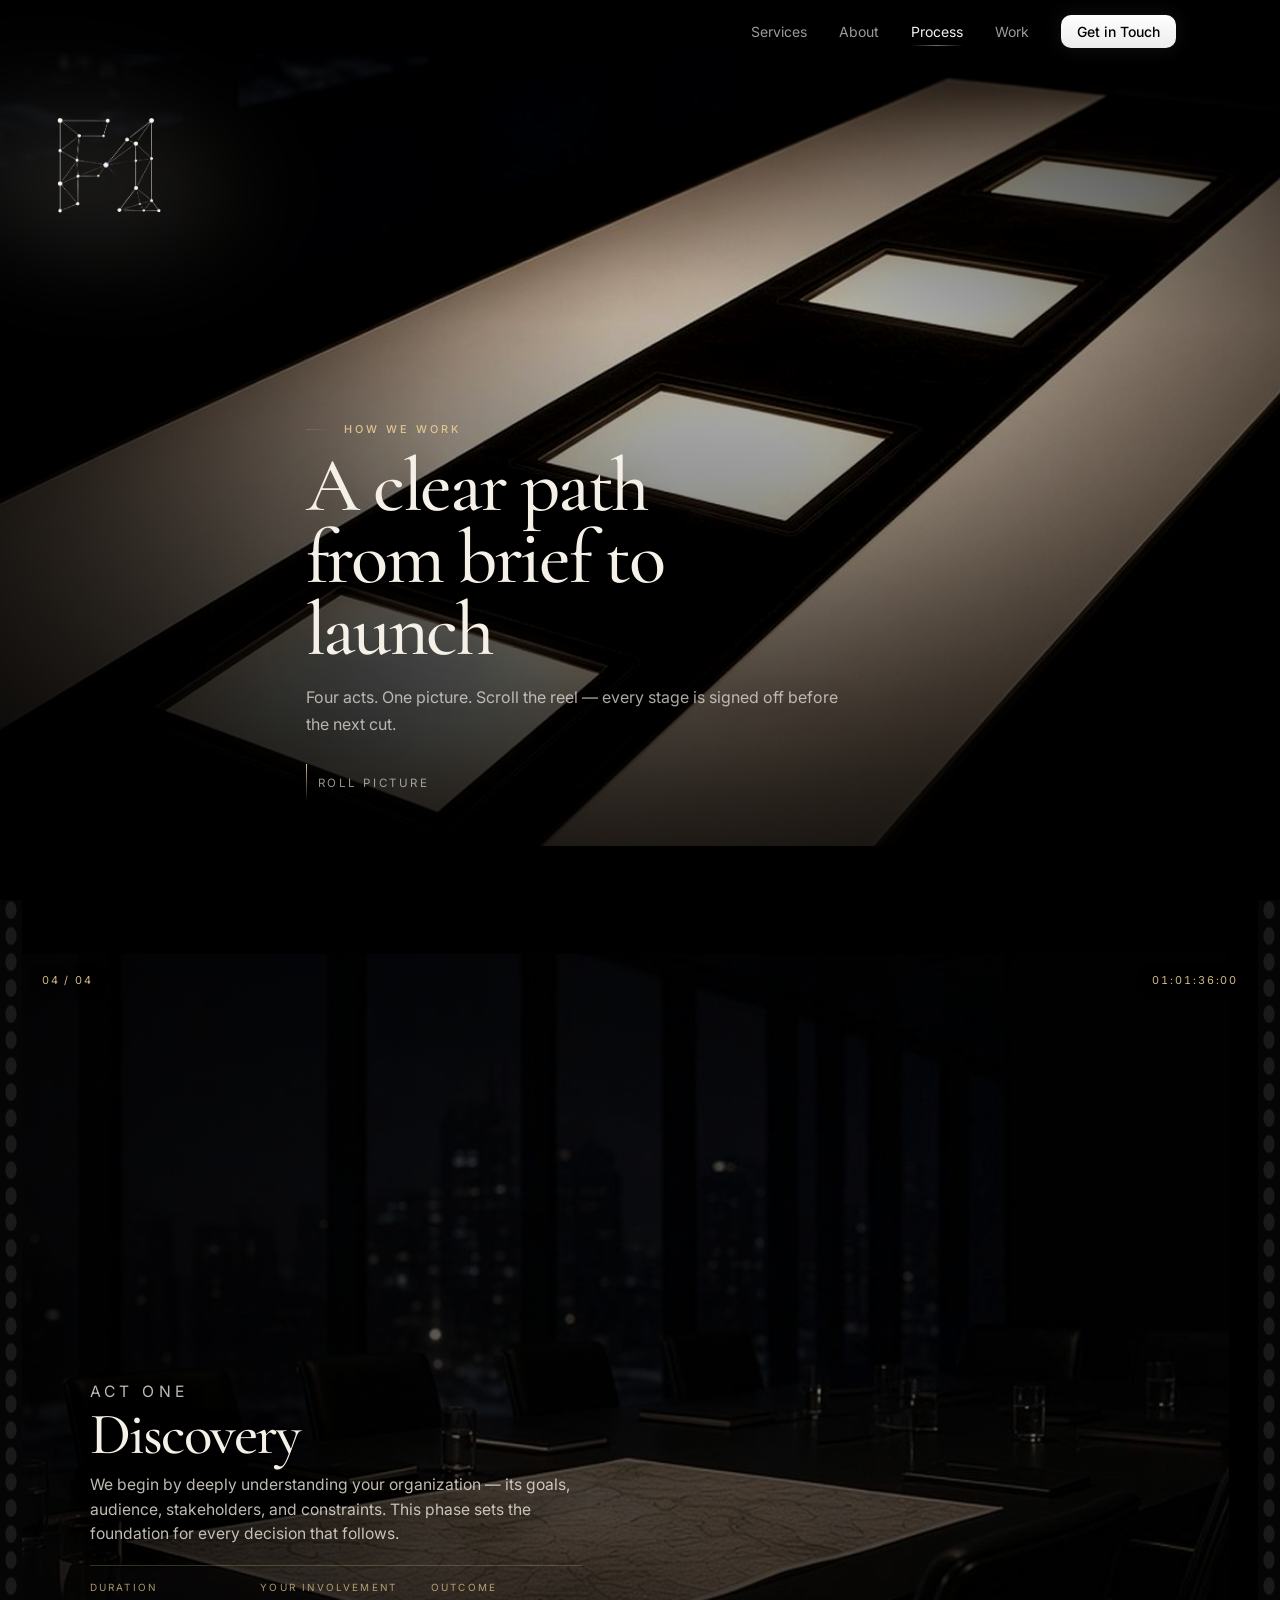
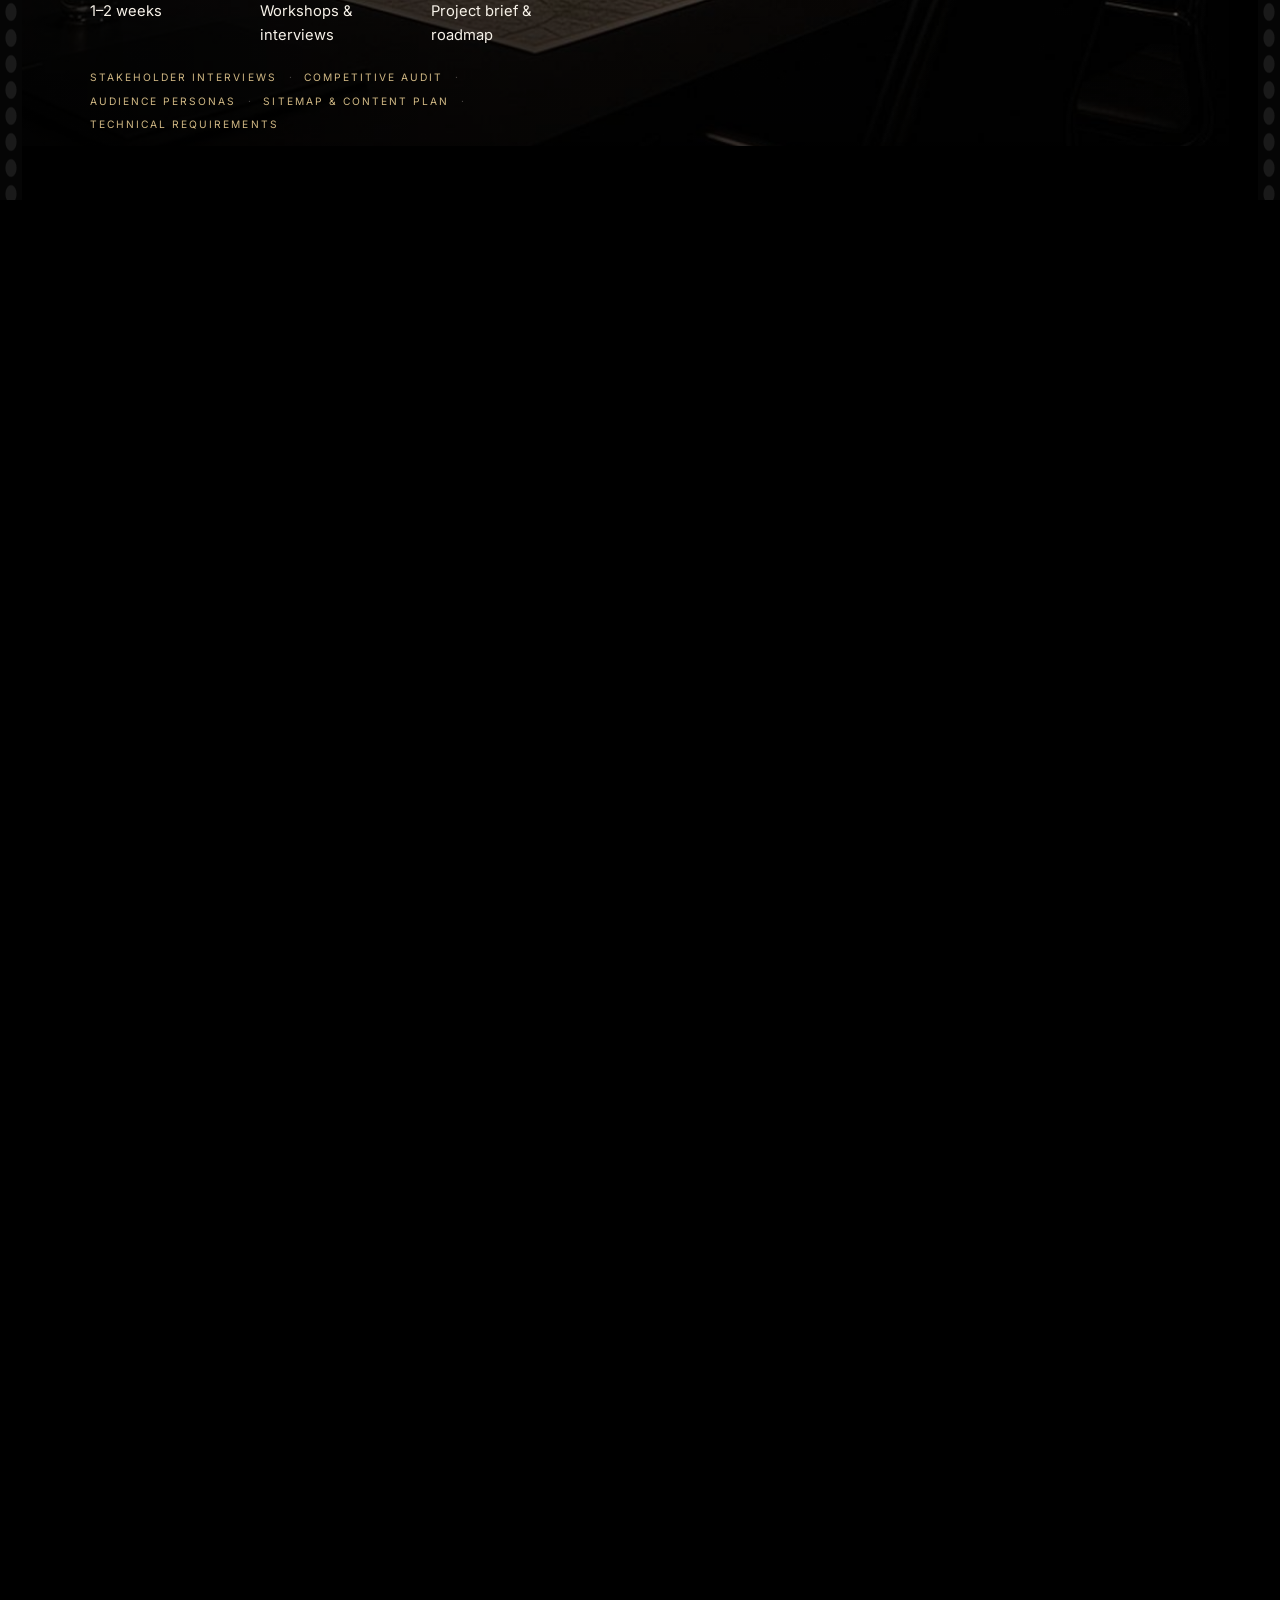
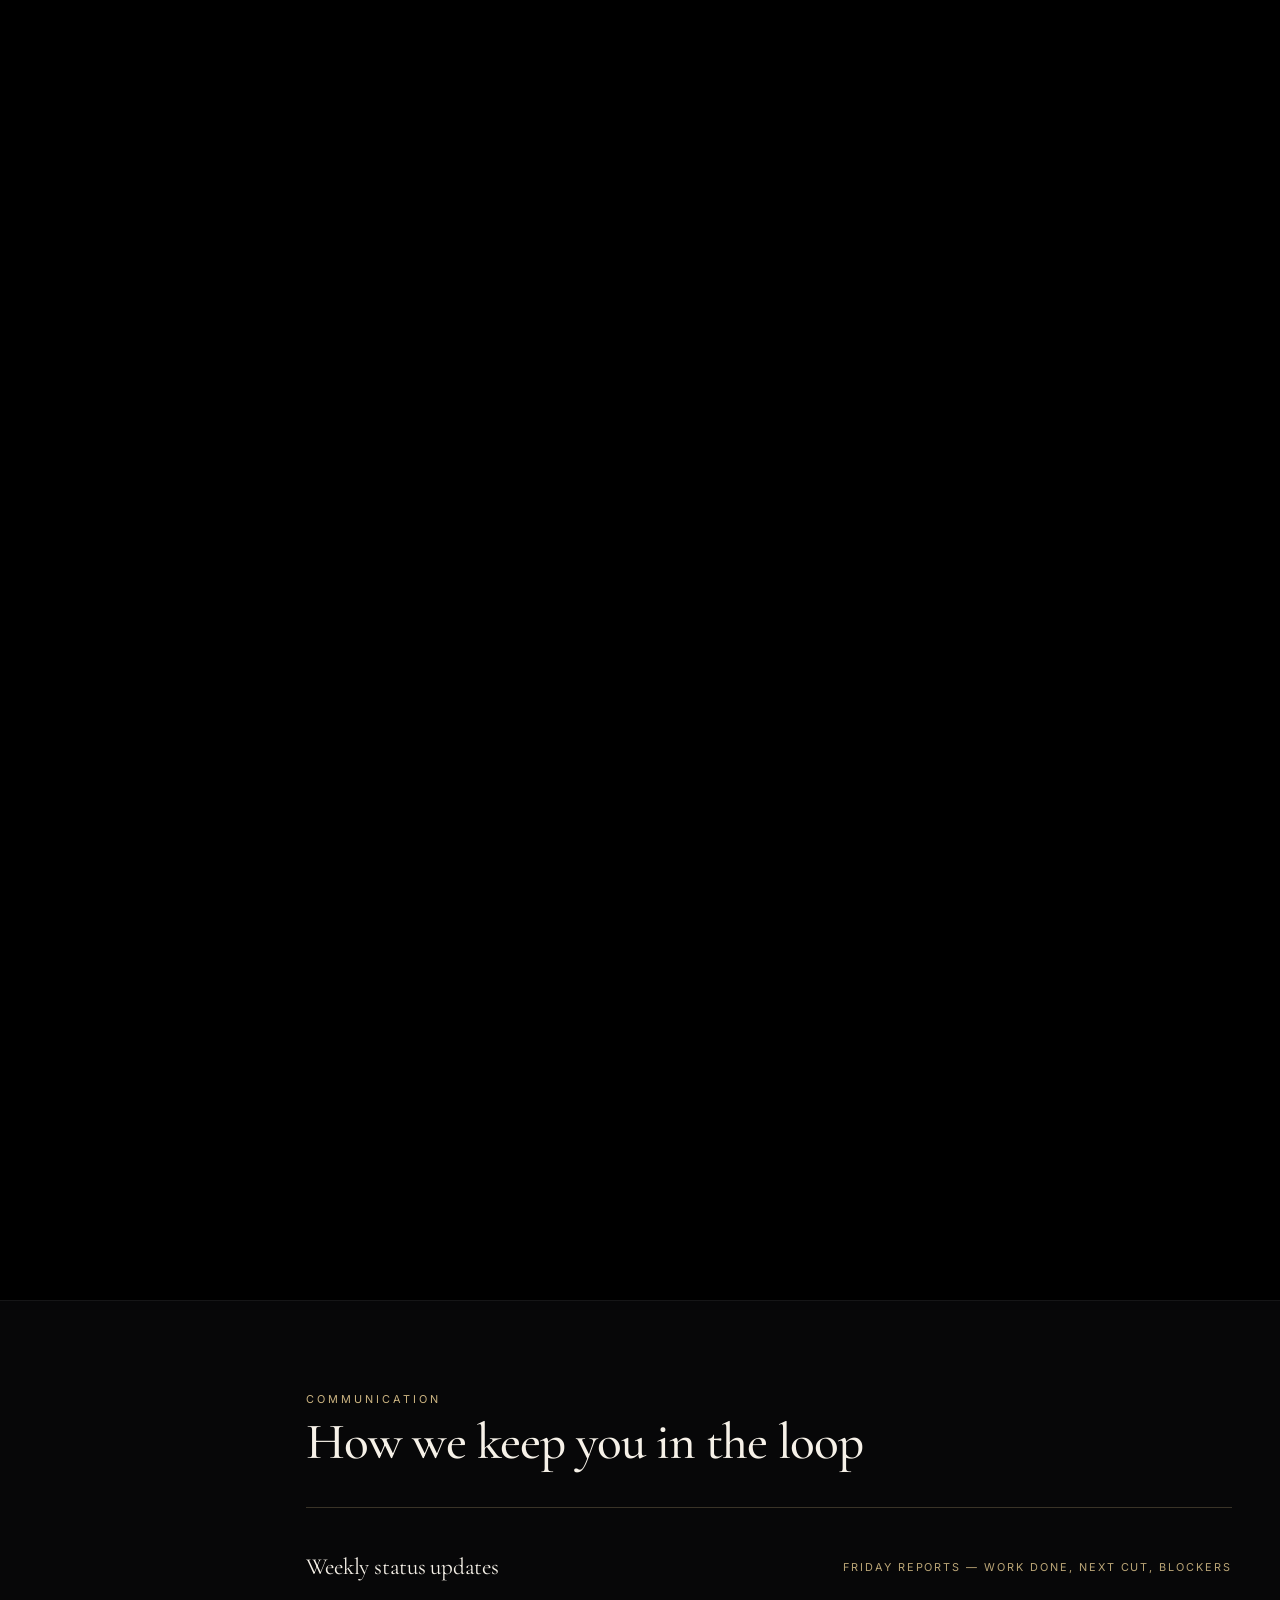
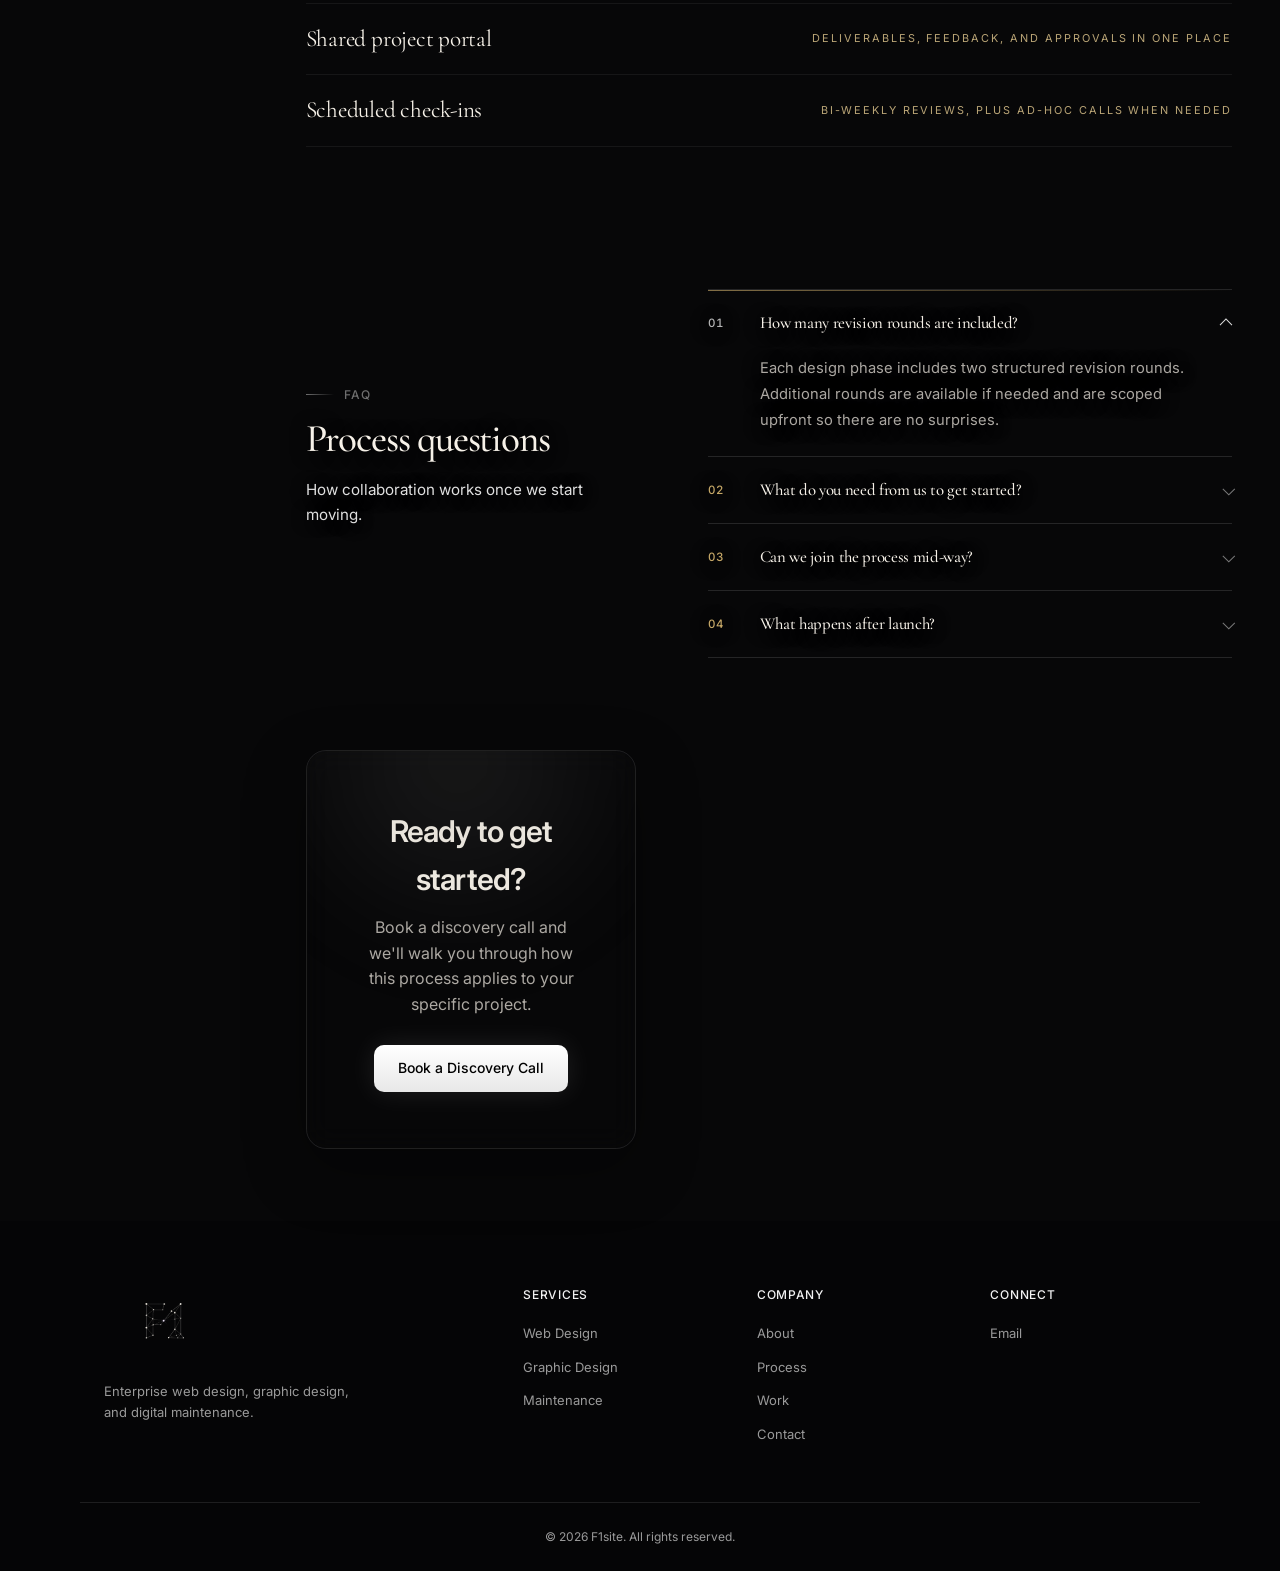
<file: process.html>
<!DOCTYPE html>
<html lang="en">
<head>
  <meta charset="UTF-8">
  <meta name="viewport" content="width=device-width, initial-scale=1.0, viewport-fit=cover">
  <meta name="description" content="F1site's process — a clear, structured path from discovery through design, build, and launch.">
  <title>F1site · Process</title>
  <link rel="canonical" href="https://f1site.com/process">
  <meta property="og:type" content="website">
  <meta property="og:site_name" content="F1site">
  <meta property="og:title" content="F1site · Process">
  <meta property="og:description" content="F1site's process — a clear, structured path from discovery through design, build, and launch.">
  <meta property="og:url" content="https://f1site.com/process">
  <meta property="og:image" content="https://f1site.com/logos/favicon-192.png">
  <meta name="twitter:card" content="summary">
  <link rel="preconnect" href="https://fonts.googleapis.com">
  <link rel="preconnect" href="https://fonts.gstatic.com" crossorigin>
  <link href="https://fonts.googleapis.com/css2?family=Cormorant+Garamond:ital,wght@0,500;1,500&family=Inter:wght@400;600&display=swap" rel="stylesheet" media="print" onload="this.media='all'">
  <noscript><link href="https://fonts.googleapis.com/css2?family=Cormorant+Garamond:ital,wght@0,500;1,500&family=Inter:wght@400;600&display=swap" rel="stylesheet"></noscript>
  <link rel="stylesheet" href="/css/styles.css">
  <link rel="stylesheet" href="/css/circuit-journey.css" media="print" onload="this.media='all'">
  <link rel="stylesheet" href="/css/process-cinema.css?v=speed">
  <link rel="preload" as="image" href="/assets/cinema/process/hero.jpg?v=speed" fetchpriority="high">
  <link rel="icon" href="/favicon.ico" sizes="any">
  <link rel="icon" type="image/png" sizes="48x48" href="/logos/favicon-48.png">
  <link rel="icon" type="image/png" sizes="192x192" href="/logos/favicon-192.png">
  <link rel="apple-touch-icon" href="/logos/apple-touch-icon.png">
</head>
<body data-page="process" class="has-circuit has-prc-cinema">

  <div id="site-header"></div>

  <main>

    <section class="prc-hero" aria-label="Process title">
      <div class="prc-hero-stage">
        <div class="prc-bars prc-bars-top"></div>
        <div class="prc-hero-bloom"></div>
        <img class="prc-hero-still" src="/assets/cinema/process/hero.jpg?v=speed" alt="" fetchpriority="high" decoding="async">
        <video class="prc-hero-loop" muted playsinline webkit-playsinline preload="none" disablePictureInPicture controlslist="nodownload nofullscreen noremoteplayback" poster="/assets/cinema/process/hero.jpg?v=speed">
          <source src="/assets/cinema/process/hero.mp4?v=speed" type="video/mp4">
        </video>
        <div class="prc-hero-veil"></div>
        <div class="prc-hero-vignette"></div>
        <div class="prc-bars prc-bars-bot"></div>
      </div>
      <div class="container prc-hero-copy">
        <p class="section-eyebrow">How We Work</p>
        <h1 class="section-title">A clear path from brief to launch</h1>
        <p class="section-desc">
          Four acts. One picture. Scroll the reel — every stage is signed off before the next cut.
        </p>
        <a class="prc-hero-cue" href="#reel">Roll picture</a>
      </div>
    </section>

    <section class="prc-strip" id="reel" aria-label="Process timeline">
      <div class="prc-strip-pin">
        <div class="prc-sprocket prc-sprocket--l" aria-hidden="true"></div>
        <div class="prc-sprocket prc-sprocket--r" aria-hidden="true"></div>
        <div class="prc-cut" aria-hidden="true"></div>
        <p class="prc-tc" aria-hidden="true"><span data-prc-tc>01:00:00:00</span></p>
        <p class="prc-act-mark" aria-hidden="true"><span data-prc-act>01</span> / 04</p>
        <div class="prc-track">

          <article class="prc-act is-on" id="discovery" data-act="01">
            <div class="prc-act-media">
              <img class="prc-act-poster" decoding="async" src="/assets/cinema/process/discovery.jpg?v=speed" alt="">
              <video class="prc-loop" muted playsinline preload="none" disablePictureInPicture controlslist="nodownload nofullscreen noremoteplayback" poster="/assets/cinema/process/discovery.jpg?v=speed">
                <source src="/assets/cinema/process/discovery.mp4?v=speed" type="video/mp4">
              </video>
              <div class="prc-act-gate"></div>
            </div>
            <div class="prc-act-copy">
              <p class="prc-act-kicker">Act One</p>
              <h2>Discovery</h2>
              <p>We begin by deeply understanding your organization — its goals, audience, stakeholders, and constraints. This phase sets the foundation for every decision that follows.</p>
              <dl class="prc-meta">
                <div><dt>Duration</dt><dd>1–2 weeks</dd></div>
                <div><dt>Your involvement</dt><dd>Workshops &amp; interviews</dd></div>
                <div><dt>Outcome</dt><dd>Project brief &amp; roadmap</dd></div>
              </dl>
              <ul class="prc-credits">
                <li>Stakeholder interviews</li>
                <li>Competitive audit</li>
                <li>Audience personas</li>
                <li>Sitemap &amp; content plan</li>
                <li>Technical requirements</li>
              </ul>
            </div>
          </article>

          <article class="prc-act" id="design" data-act="02">
            <div class="prc-act-media">
              <img class="prc-act-poster" loading="lazy" decoding="async" src="/assets/cinema/process/design.jpg?v=speed" alt="">
              <video class="prc-loop" muted playsinline preload="none" disablePictureInPicture controlslist="nodownload nofullscreen noremoteplayback" poster="/assets/cinema/process/design.jpg?v=speed">
                <source src="/assets/cinema/process/design.mp4?v=speed" type="video/mp4">
              </video>
              <div class="prc-act-gate"></div>
            </div>
            <div class="prc-act-copy">
              <p class="prc-act-kicker">Act Two</p>
              <h2>Design</h2>
              <p>Wireframes evolve into polished visual designs. We present concepts at each stage for your feedback, refining until the design fully represents your brand and serves your users.</p>
              <dl class="prc-meta">
                <div><dt>Duration</dt><dd>3–5 weeks</dd></div>
                <div><dt>Your involvement</dt><dd>Review &amp; feedback rounds</dd></div>
                <div><dt>Outcome</dt><dd>Approved design system</dd></div>
              </dl>
              <ul class="prc-credits">
                <li>Low-fidelity wireframes</li>
                <li>High-fidelity mockups</li>
                <li>Mobile &amp; desktop layouts</li>
                <li>Component library</li>
                <li>Interactive prototype</li>
              </ul>
            </div>
          </article>

          <article class="prc-act" id="build" data-act="03">
            <div class="prc-act-media">
              <img class="prc-act-poster" loading="lazy" decoding="async" src="/assets/cinema/process/build.jpg?v=speed" alt="">
              <video class="prc-loop" muted playsinline preload="none" disablePictureInPicture controlslist="nodownload nofullscreen noremoteplayback" poster="/assets/cinema/process/build.jpg?v=speed">
                <source src="/assets/cinema/process/build.mp4?v=speed" type="video/mp4">
              </video>
              <div class="prc-act-gate"></div>
            </div>
            <div class="prc-act-copy">
              <p class="prc-act-kicker">Act Three</p>
              <h2>Build</h2>
              <p>Our developers bring the approved designs to life with clean, accessible code. We integrate your CMS, set up analytics, and rigorously test across devices, browsers, and assistive technologies.</p>
              <dl class="prc-meta">
                <div><dt>Duration</dt><dd>4–8 weeks</dd></div>
                <div><dt>Your involvement</dt><dd>Staging reviews</dd></div>
                <div><dt>Outcome</dt><dd>Production-ready site</dd></div>
              </dl>
              <ul class="prc-credits">
                <li>CMS setup</li>
                <li>Responsive development</li>
                <li>Accessibility testing</li>
                <li>Performance optimization</li>
                <li>Staging environment</li>
              </ul>
            </div>
          </article>

          <article class="prc-act" id="launch" data-act="04">
            <div class="prc-act-media">
              <img class="prc-act-poster" loading="lazy" decoding="async" src="/assets/cinema/process/launch.jpg?v=speed" alt="">
              <video class="prc-loop" muted playsinline preload="none" disablePictureInPicture controlslist="nodownload nofullscreen noremoteplayback" poster="/assets/cinema/process/launch.jpg?v=speed">
                <source src="/assets/cinema/process/launch.mp4?v=speed" type="video/mp4">
              </video>
              <div class="prc-act-gate"></div>
            </div>
            <div class="prc-act-copy">
              <p class="prc-act-kicker">Act Four</p>
              <h2>Launch &amp; Support</h2>
              <p>We manage deployment, DNS configuration, and post-launch monitoring. Your team receives training and documentation, with optional maintenance plans to keep everything running smoothly long-term.</p>
              <dl class="prc-meta">
                <div><dt>Duration</dt><dd>1–2 weeks</dd></div>
                <div><dt>Your involvement</dt><dd>Final approval &amp; training</dd></div>
                <div><dt>Outcome</dt><dd>Live site + handoff docs</dd></div>
              </dl>
              <ul class="prc-credits">
                <li>Launch checklist</li>
                <li>Team training</li>
                <li>Admin documentation</li>
                <li>30-day support</li>
                <li>Maintenance plans</li>
              </ul>
            </div>
          </article>

        </div>
      </div>
    </section>

    <section class="prc-titles" aria-label="How we communicate">
      <div class="container prc-titles-inner">
        <p class="prc-titles-kicker">Communication</p>
        <h2>How we keep you in the loop</h2>
        <ul class="prc-cast">
          <li>
            <span class="prc-cast-name">Weekly status updates</span>
            <span class="prc-cast-role">Friday reports — work done, next cut, blockers</span>
          </li>
          <li>
            <span class="prc-cast-name">Shared project portal</span>
            <span class="prc-cast-role">Deliverables, feedback, and approvals in one place</span>
          </li>
          <li>
            <span class="prc-cast-name">Scheduled check-ins</span>
            <span class="prc-cast-role">Bi-weekly reviews, plus ad-hoc calls when needed</span>
          </li>
        </ul>
      </div>
    </section>

    <section class="page-content faq-section prc-faq">
      <div class="container faq-layout">
        <div class="section-header faq-intro">
          <p class="section-eyebrow">FAQ</p>
          <h2 class="section-title">Process questions</h2>
          <p class="section-desc">How collaboration works once we start moving.</p>
        </div>
        <div class="faq-list">
          <details class="faq-item" open>
            <summary>
              <span class="faq-index" aria-hidden="true"></span>
              <span class="faq-q">How many revision rounds are included?</span>
            </summary>
            <p class="faq-a">Each design phase includes two structured revision rounds. Additional rounds are available if needed and are scoped upfront so there are no surprises.</p>
          </details>
          <details class="faq-item">
            <summary>
              <span class="faq-index" aria-hidden="true"></span>
              <span class="faq-q">What do you need from us to get started?</span>
            </summary>
            <p class="faq-a">Access to key stakeholders for interviews, existing brand assets, content (or a content plan), and a primary point of contact with decision-making authority.</p>
          </details>
          <details class="faq-item">
            <summary>
              <span class="faq-index" aria-hidden="true"></span>
              <span class="faq-q">Can we join the process mid-way?</span>
            </summary>
            <p class="faq-a">Yes. We regularly take over existing projects or sites that need a redesign. We start with an audit and create a tailored plan based on what's already in place.</p>
          </details>
          <details class="faq-item">
            <summary>
              <span class="faq-index" aria-hidden="true"></span>
              <span class="faq-q">What happens after launch?</span>
            </summary>
            <p class="faq-a">Every project includes 30 days of post-launch support. After that, most clients move to one of our maintenance plans for ongoing care and updates.</p>
          </details>
        </div>
        <div class="cta-banner">
          <h2>Ready to get started?</h2>
          <p>Book a discovery call and we'll walk you through how this process applies to your specific project.</p>
          <a href="/contact" class="btn btn-primary">Book a Discovery Call</a>
        </div>
      </div>
    </section>

  </main>

  <div id="site-footer"></div>

  <script src="/js/layout.js?v=speed" defer></script>
  <script src="/js/process-cinema.js?v=speed" defer></script>
  <script src="/js/main.js?v=speed" defer></script>
</body>
</html>
</file>
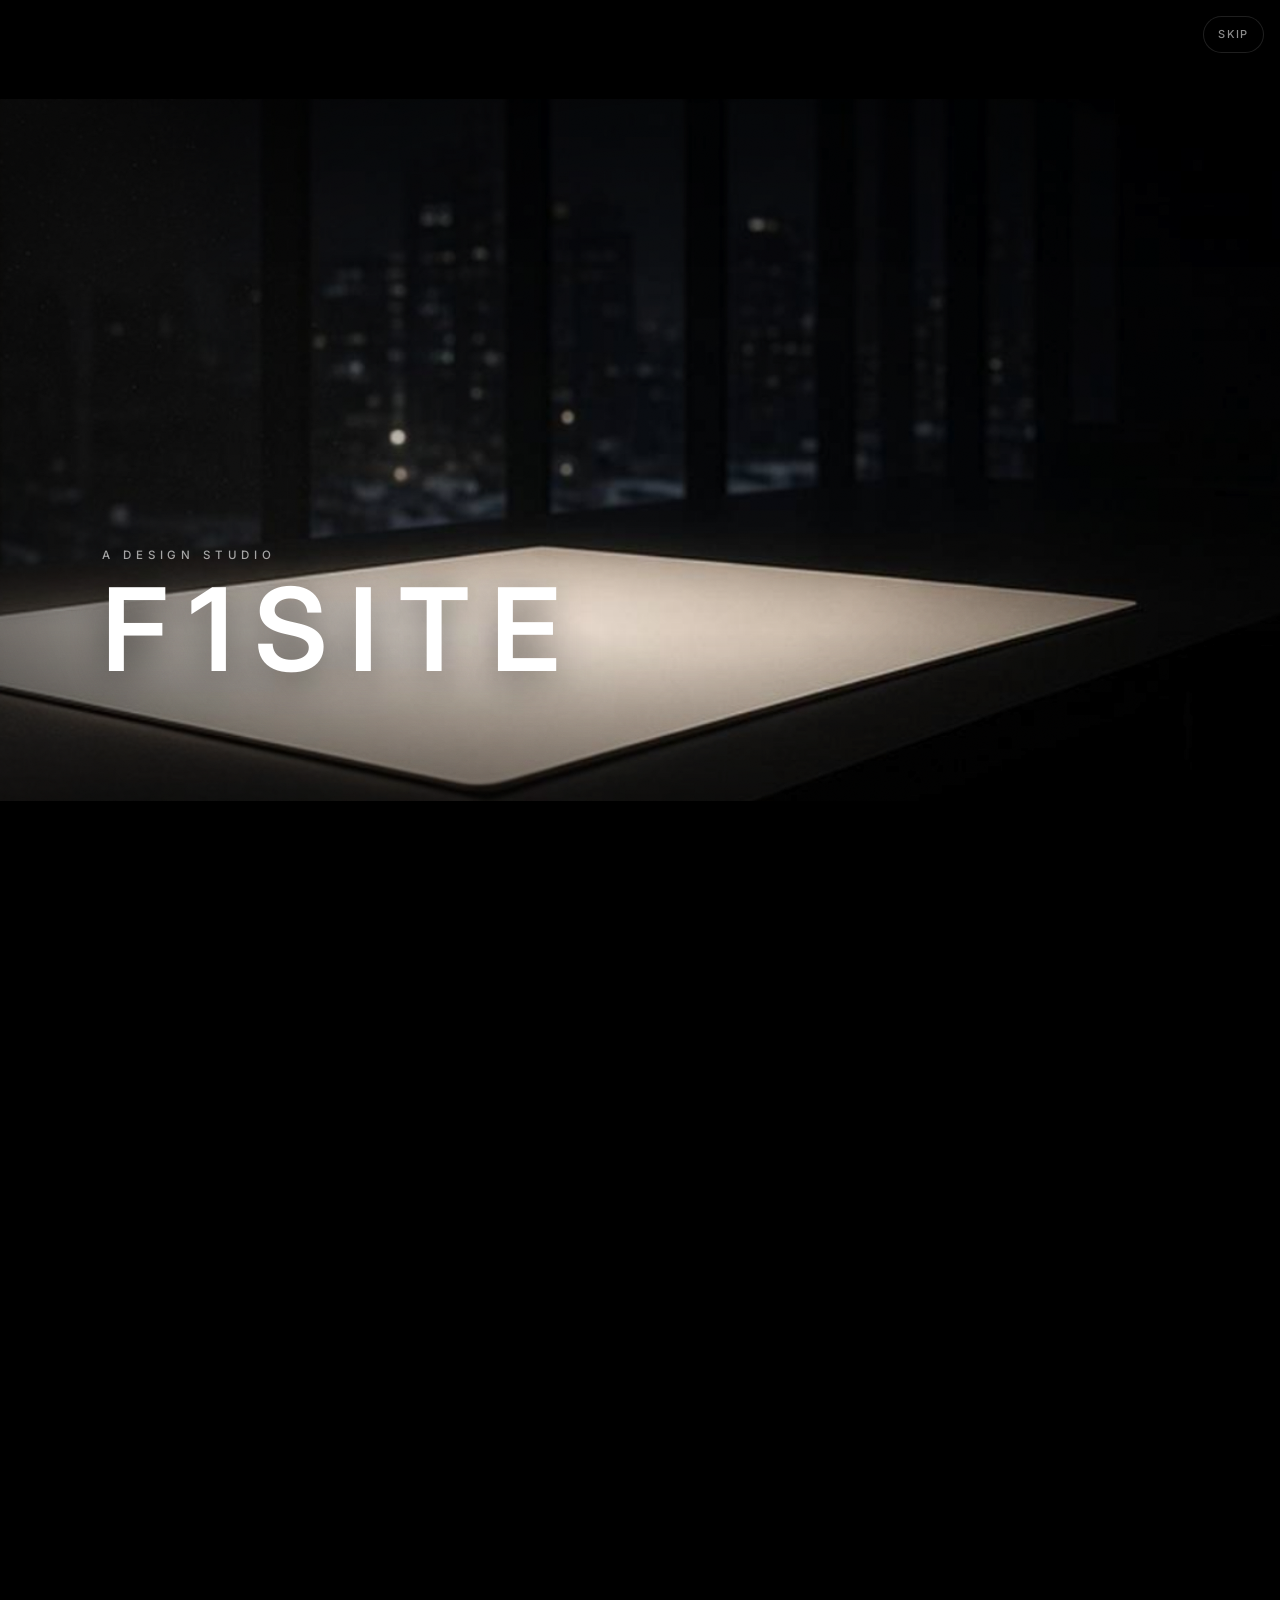
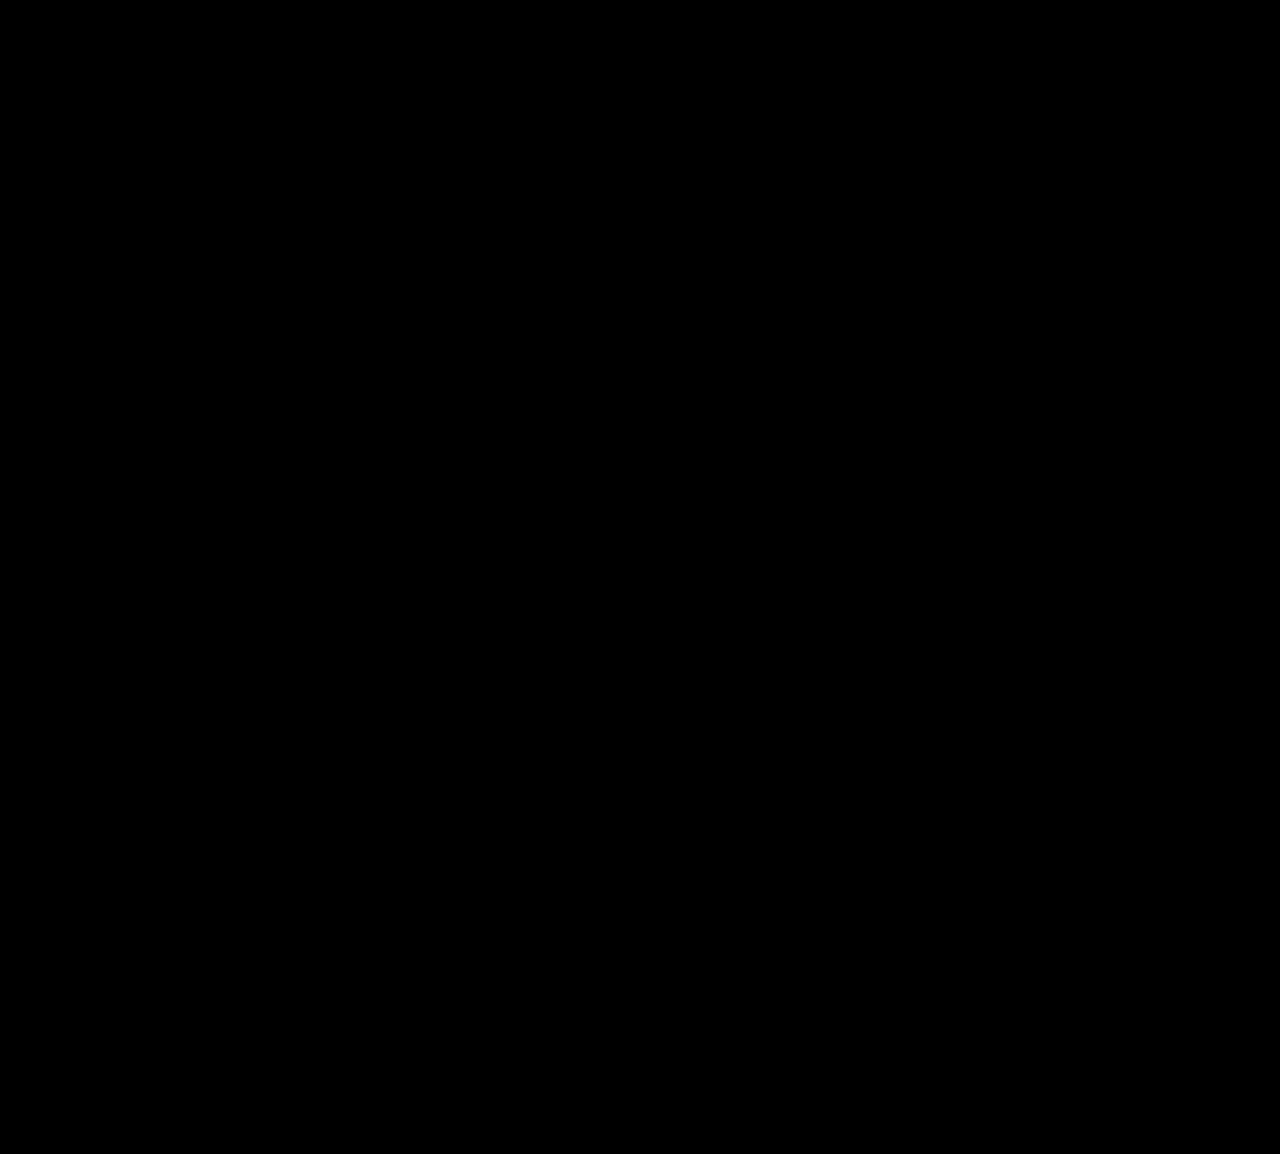
<file: replay-intro.html>
<!DOCTYPE html>
<html lang="en"><head><meta charset="utf-8"><meta http-equiv="refresh" content="0;url=/"><title>F1site</title><link rel="canonical" href="https://f1site.com/"></head><body><script>location.replace("/");</script></body></html>
</file>
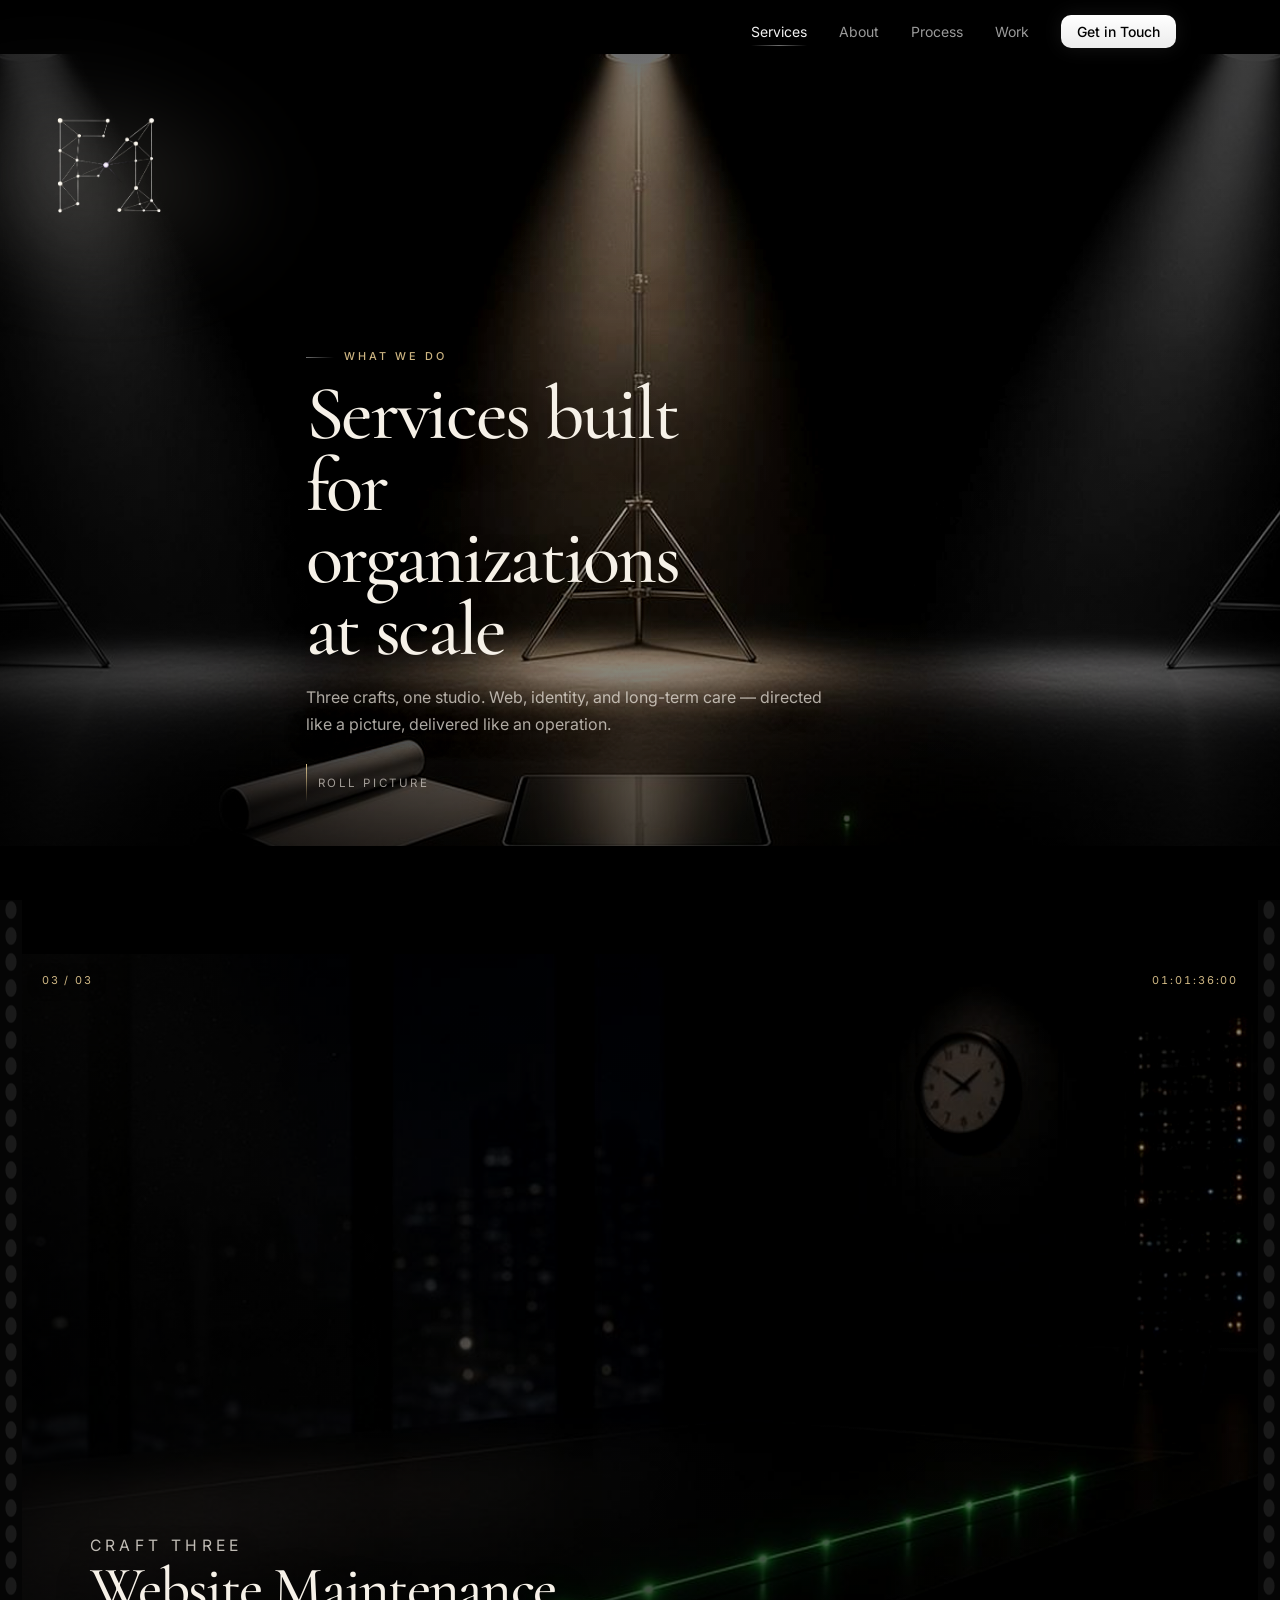
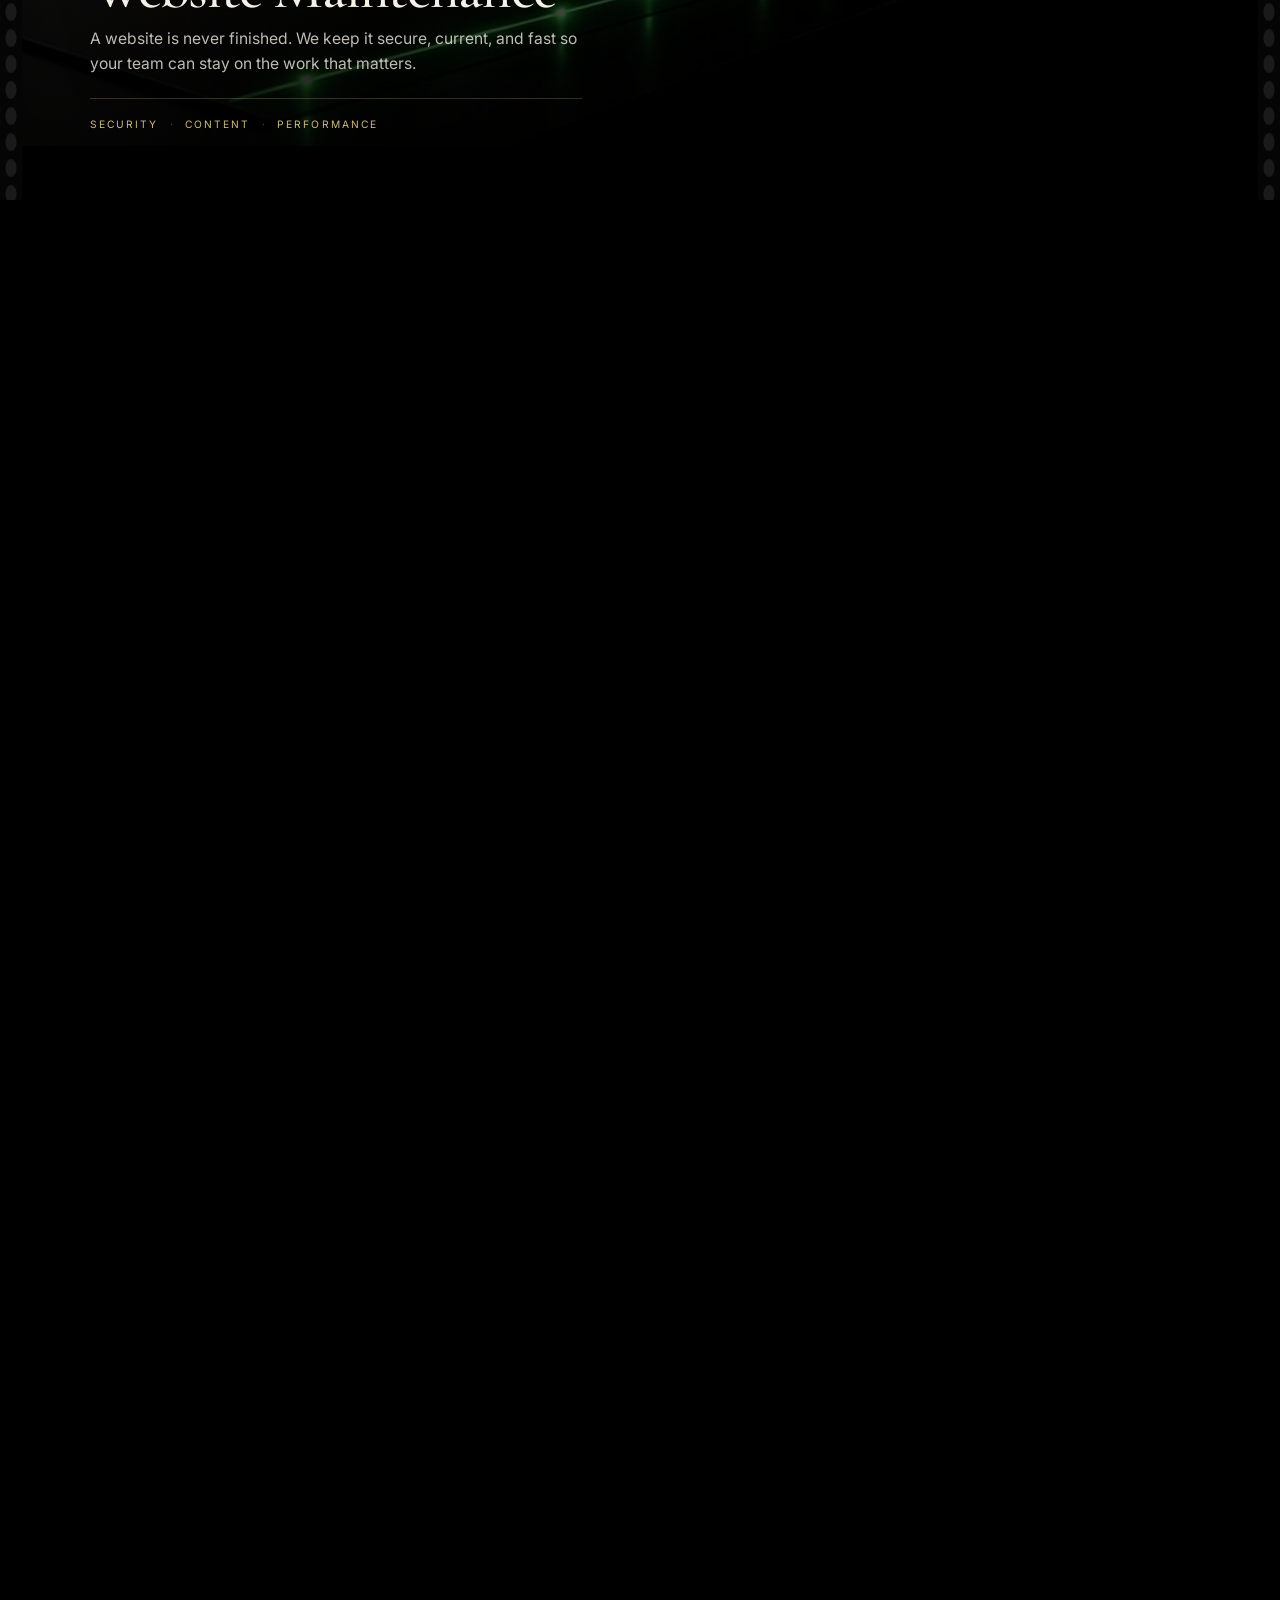
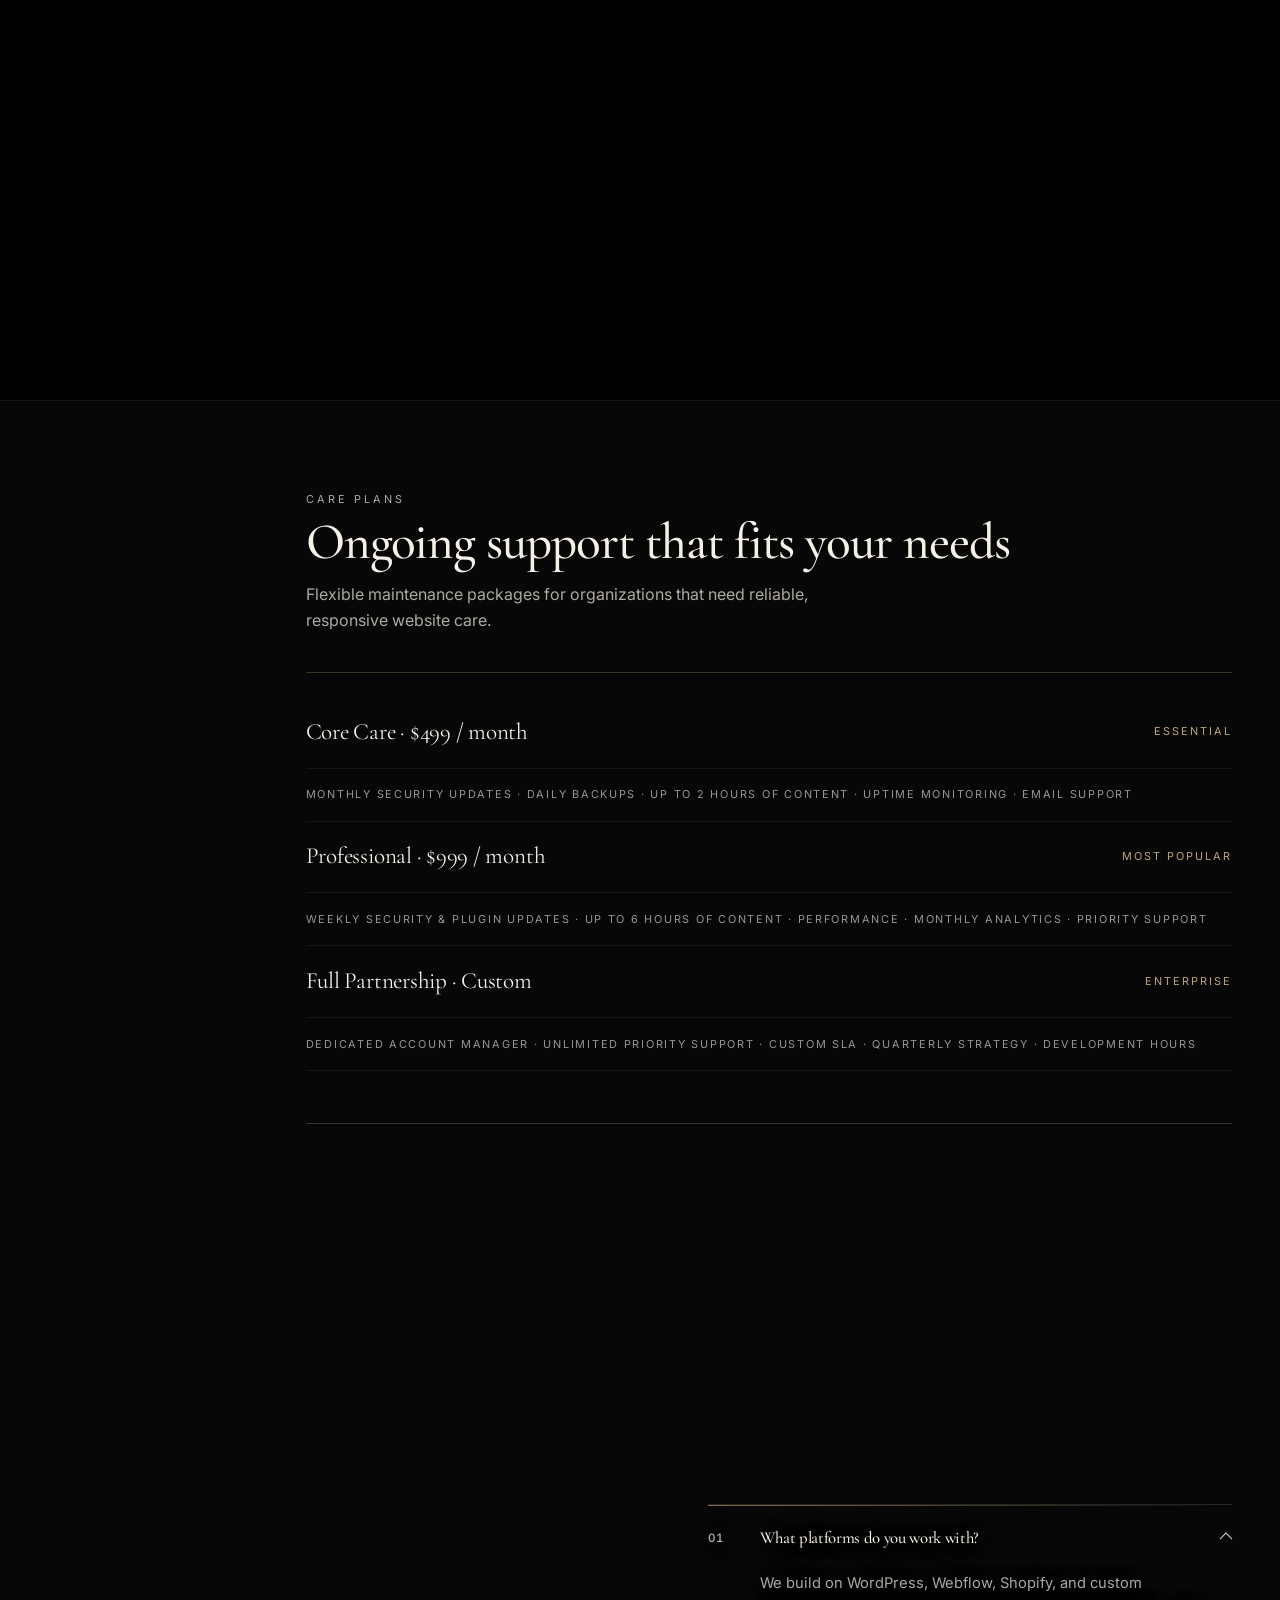
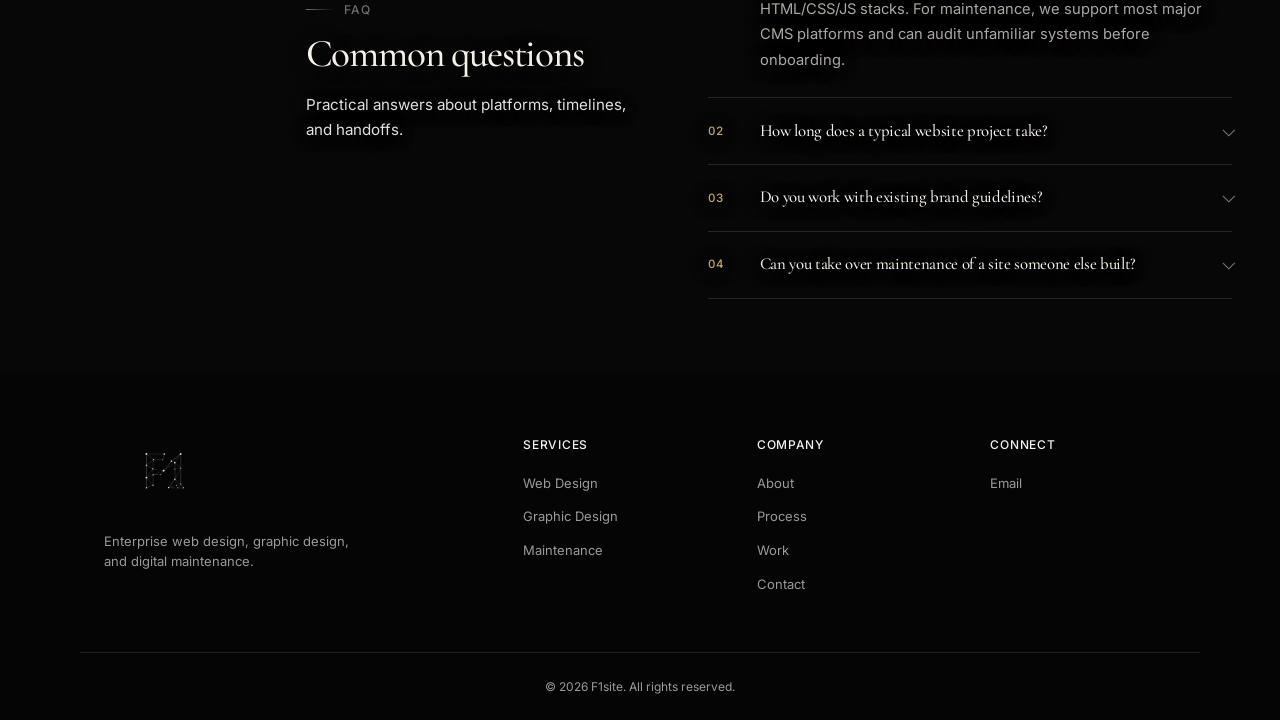
<file: services.html>
<!DOCTYPE html>
<html lang="en">
<head>
  <meta charset="UTF-8">
  <meta name="viewport" content="width=device-width, initial-scale=1.0, viewport-fit=cover">
  <meta name="description" content="F1site services — web design, graphic design, and website maintenance for enterprise organizations.">
  <title>F1site · Services</title>
  <link rel="canonical" href="https://f1site.com/services">
  <meta property="og:type" content="website">
  <meta property="og:site_name" content="F1site">
  <meta property="og:title" content="F1site · Services">
  <meta property="og:description" content="F1site services — web design, graphic design, and website maintenance for enterprise organizations.">
  <meta property="og:url" content="https://f1site.com/services">
  <meta property="og:image" content="https://f1site.com/logos/favicon-192.png">
  <meta name="twitter:card" content="summary">
  <link rel="preconnect" href="https://fonts.googleapis.com">
  <link rel="preconnect" href="https://fonts.gstatic.com" crossorigin>
  <link href="https://fonts.googleapis.com/css2?family=Cormorant+Garamond:ital,wght@0,500;1,500&family=Inter:wght@400;600&display=swap" rel="stylesheet" media="print" onload="this.media='all'">
  <noscript><link href="https://fonts.googleapis.com/css2?family=Cormorant+Garamond:ital,wght@0,500;1,500&family=Inter:wght@400;600&display=swap" rel="stylesheet"></noscript>
  <link rel="stylesheet" href="/css/styles.css">
  <link rel="stylesheet" href="/css/circuit-journey.css" media="print" onload="this.media='all'">
  <link rel="stylesheet" href="/css/services-cinema.css?v=speed">
  <link rel="preload" as="image" href="/assets/cinema/services/hero.jpg?v=speed" fetchpriority="high">
  <link rel="icon" href="/favicon.ico" sizes="any">
  <link rel="icon" type="image/png" sizes="48x48" href="/logos/favicon-48.png">
  <link rel="icon" type="image/png" sizes="192x192" href="/logos/favicon-192.png">
  <link rel="apple-touch-icon" href="/logos/apple-touch-icon.png">
</head>
<body data-page="services" class="has-circuit has-svc-cinema">

  <div id="site-header"></div>

  <main>

    <section class="svc-hero" aria-label="Services title">
      <div class="svc-hero-stage">
        <div class="svc-bars svc-bars-top"></div>
        <div class="svc-hero-bloom"></div>
        <img class="svc-hero-still" src="/assets/cinema/services/hero.jpg?v=speed" alt="" fetchpriority="high" decoding="async">
        <video class="svc-hero-loop" muted playsinline webkit-playsinline preload="none" disablePictureInPicture controlslist="nodownload nofullscreen noremoteplayback" poster="/assets/cinema/services/hero.jpg?v=speed">
          <source src="/assets/cinema/services/hero.mp4?v=speed" type="video/mp4">
        </video>
        <div class="svc-hero-veil"></div>
        <div class="svc-hero-vignette"></div>
        <div class="svc-bars svc-bars-bot"></div>
      </div>
      <div class="container svc-hero-copy">
        <p class="section-eyebrow">What We Do</p>
        <h1 class="section-title">Services built for organizations at scale</h1>
        <p class="section-desc">
          Three crafts, one studio. Web, identity, and long-term care — directed like a picture, delivered like an operation.
        </p>
        <a class="svc-hero-cue" href="#reel">Roll picture</a>
      </div>
    </section>

    <section class="svc-strip" id="reel" aria-label="Service chapters">
      <div class="svc-strip-pin">
        <div class="svc-sprocket svc-sprocket--l" aria-hidden="true"></div>
        <div class="svc-sprocket svc-sprocket--r" aria-hidden="true"></div>
        <div class="svc-cut" aria-hidden="true"></div>
        <p class="svc-tc" aria-hidden="true"><span data-svc-tc>01:00:00:00</span></p>
        <p class="svc-act-mark" aria-hidden="true"><span data-svc-act>01</span> / 03</p>
        <div class="svc-track">

          <article class="svc-act is-on" id="web-design" data-act="01">
            <div class="svc-act-media">
              <img class="svc-act-poster" decoding="async" src="/assets/cinema/services/web.jpg?v=speed" alt="">
              <video class="svc-loop" muted playsinline preload="none" disablePictureInPicture controlslist="nodownload nofullscreen noremoteplayback" poster="/assets/cinema/services/web.jpg?v=speed">
                <source src="/assets/cinema/services/web.mp4?v=speed" type="video/mp4">
              </video>
              <div class="svc-act-gate"></div>
            </div>
            <div class="svc-act-copy">
              <p class="svc-act-kicker">Craft One</p>
              <h2>Web Design &amp; Development</h2>
              <p>We build custom websites that represent your organization with precision and purpose — engineered for speed, accessibility, and ease of management.</p>
              <ul class="svc-credits">
                <li>Strategy &amp; UX</li>
                <li>Visual Design</li>
                <li>Development</li>
              </ul>
            </div>
          </article>

          <article class="svc-act" id="graphic-design" data-act="02">
            <div class="svc-act-media">
              <img class="svc-act-poster" loading="lazy" decoding="async" src="/assets/cinema/services/print.jpg?v=speed" alt="">
              <video class="svc-loop" muted playsinline preload="none" disablePictureInPicture controlslist="nodownload nofullscreen noremoteplayback" poster="/assets/cinema/services/print.jpg?v=speed">
                <source src="/assets/cinema/services/print.mp4?v=speed" type="video/mp4">
              </video>
              <div class="svc-act-gate"></div>
            </div>
            <div class="svc-act-copy">
              <p class="svc-act-kicker">Craft Two</p>
              <h2>Graphic Design</h2>
              <p>Your visual identity is often the first impression. We build brand systems and materials that carry credibility across print and digital.</p>
              <ul class="svc-credits">
                <li>Brand Identity</li>
                <li>Collateral</li>
                <li>Digital Graphics</li>
              </ul>
            </div>
          </article>

          <article class="svc-act" id="maintenance" data-act="03">
            <div class="svc-act-media">
              <img class="svc-act-poster" loading="lazy" decoding="async" src="/assets/cinema/services/care.jpg?v=speed" alt="">
              <video class="svc-loop" muted playsinline preload="none" disablePictureInPicture controlslist="nodownload nofullscreen noremoteplayback" poster="/assets/cinema/services/care.jpg?v=speed">
                <source src="/assets/cinema/services/care.mp4?v=speed" type="video/mp4">
              </video>
              <div class="svc-act-gate"></div>
            </div>
            <div class="svc-act-copy">
              <p class="svc-act-kicker">Craft Three</p>
              <h2>Website Maintenance</h2>
              <p>A website is never finished. We keep it secure, current, and fast so your team can stay on the work that matters.</p>
              <ul class="svc-credits">
                <li>Security</li>
                <li>Content</li>
                <li>Performance</li>
              </ul>
            </div>
          </article>

        </div>
      </div>
    </section>

    <section class="svc-titles" aria-label="Maintenance plans">
      <div class="container svc-titles-inner">
        <p class="svc-titles-kicker">Care plans</p>
        <h2>Ongoing support that fits your needs</h2>
        <p>Flexible maintenance packages for organizations that need reliable, responsive website care.</p>
        <ul class="svc-cast">
          <li>
            <span class="svc-cast-name">Core Care · $499 / month</span>
            <span class="svc-cast-role">Essential</span>
          </li>
          <li>
            <span class="svc-cast-line">Monthly security updates · Daily backups · Up to 2 hours of content · Uptime monitoring · Email support</span>
          </li>
          <li>
            <span class="svc-cast-name">Professional · $999 / month</span>
            <span class="svc-cast-role">Most Popular</span>
          </li>
          <li>
            <span class="svc-cast-line">Weekly security &amp; plugin updates · Up to 6 hours of content · Performance · Monthly analytics · Priority support</span>
          </li>
          <li>
            <span class="svc-cast-name">Full Partnership · Custom</span>
            <span class="svc-cast-role">Enterprise</span>
          </li>
          <li>
            <span class="svc-cast-line">Dedicated account manager · Unlimited priority support · Custom SLA · Quarterly strategy · Development hours</span>
          </li>
        </ul>
        <div class="cta-banner">
          <h2>Not sure which service fits?</h2>
          <p>Tell us about your project and we'll recommend the right approach — no obligation.</p>
          <a href="/contact" class="btn btn-primary">Request a Consultation</a>
        </div>
      </div>
    </section>

    <section class="page-content faq-section">
      <div class="container faq-layout">
        <div class="section-header faq-intro">
          <p class="section-eyebrow">FAQ</p>
          <h2 class="section-title">Common questions</h2>
          <p class="section-desc">Practical answers about platforms, timelines, and handoffs.</p>
        </div>
        <div class="faq-list">
          <details class="faq-item" open>
            <summary>
              <span class="faq-index" aria-hidden="true"></span>
              <span class="faq-q">What platforms do you work with?</span>
            </summary>
            <p class="faq-a">We build on WordPress, Webflow, Shopify, and custom HTML/CSS/JS stacks. For maintenance, we support most major CMS platforms and can audit unfamiliar systems before onboarding.</p>
          </details>
          <details class="faq-item">
            <summary>
              <span class="faq-index" aria-hidden="true"></span>
              <span class="faq-q">How long does a typical website project take?</span>
            </summary>
            <p class="faq-a">A standard corporate website takes 8–14 weeks from kickoff to launch. Complex portals or e-commerce builds may take longer. We provide a detailed timeline during the discovery phase.</p>
          </details>
          <details class="faq-item">
            <summary>
              <span class="faq-index" aria-hidden="true"></span>
              <span class="faq-q">Do you work with existing brand guidelines?</span>
            </summary>
            <p class="faq-a">Absolutely. We regularly implement established brand systems. If you don't have guidelines, our graphic design team can create them as part of your project.</p>
          </details>
          <details class="faq-item">
            <summary>
              <span class="faq-index" aria-hidden="true"></span>
              <span class="faq-q">Can you take over maintenance of a site someone else built?</span>
            </summary>
            <p class="faq-a">Yes. We start with a technical audit to understand the site's architecture, then create a transition plan. Most handoffs are seamless within the first two weeks.</p>
          </details>
        </div>
      </div>
    </section>

  </main>

  <div id="site-footer"></div>

  <script src="/js/layout.js?v=speed" defer></script>
  <script src="/js/services-cinema.js?v=speed" defer></script>
  <script src="/js/main.js?v=speed" defer></script>
</body>
</html>
</file>
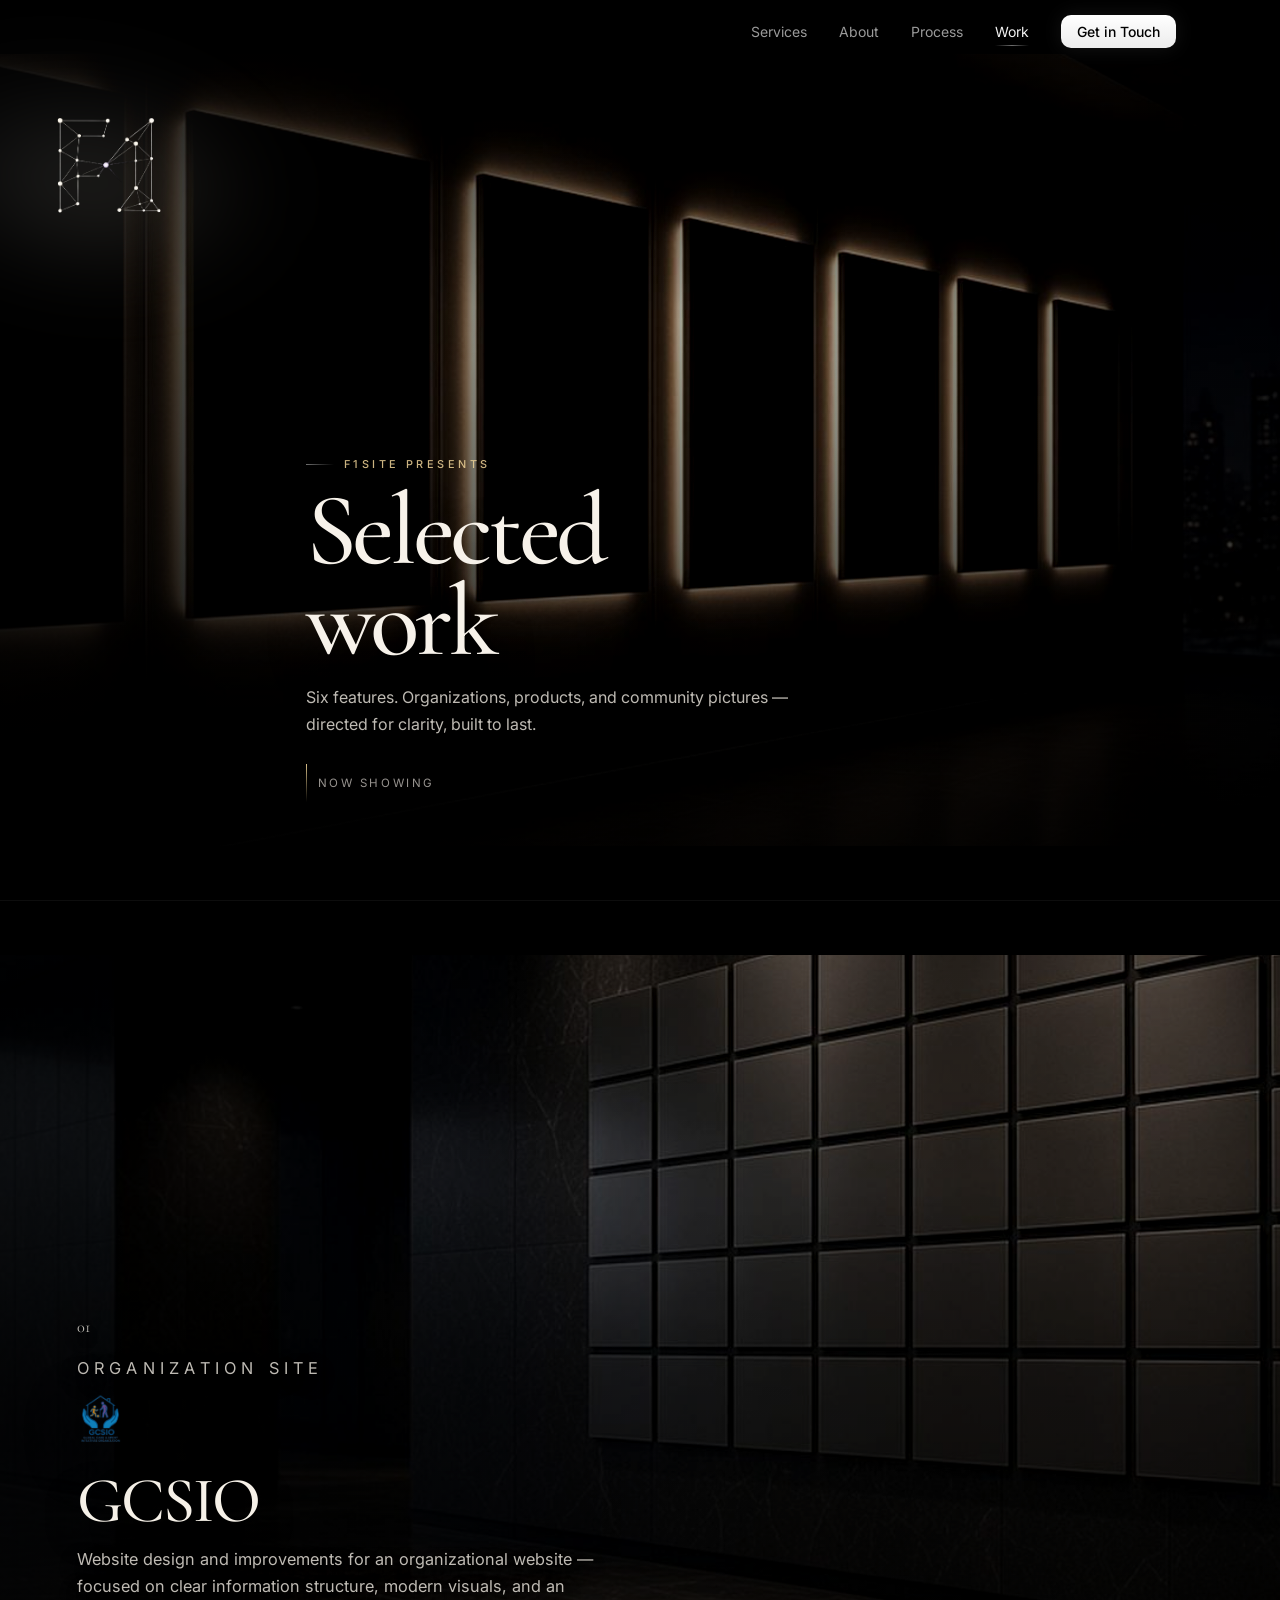
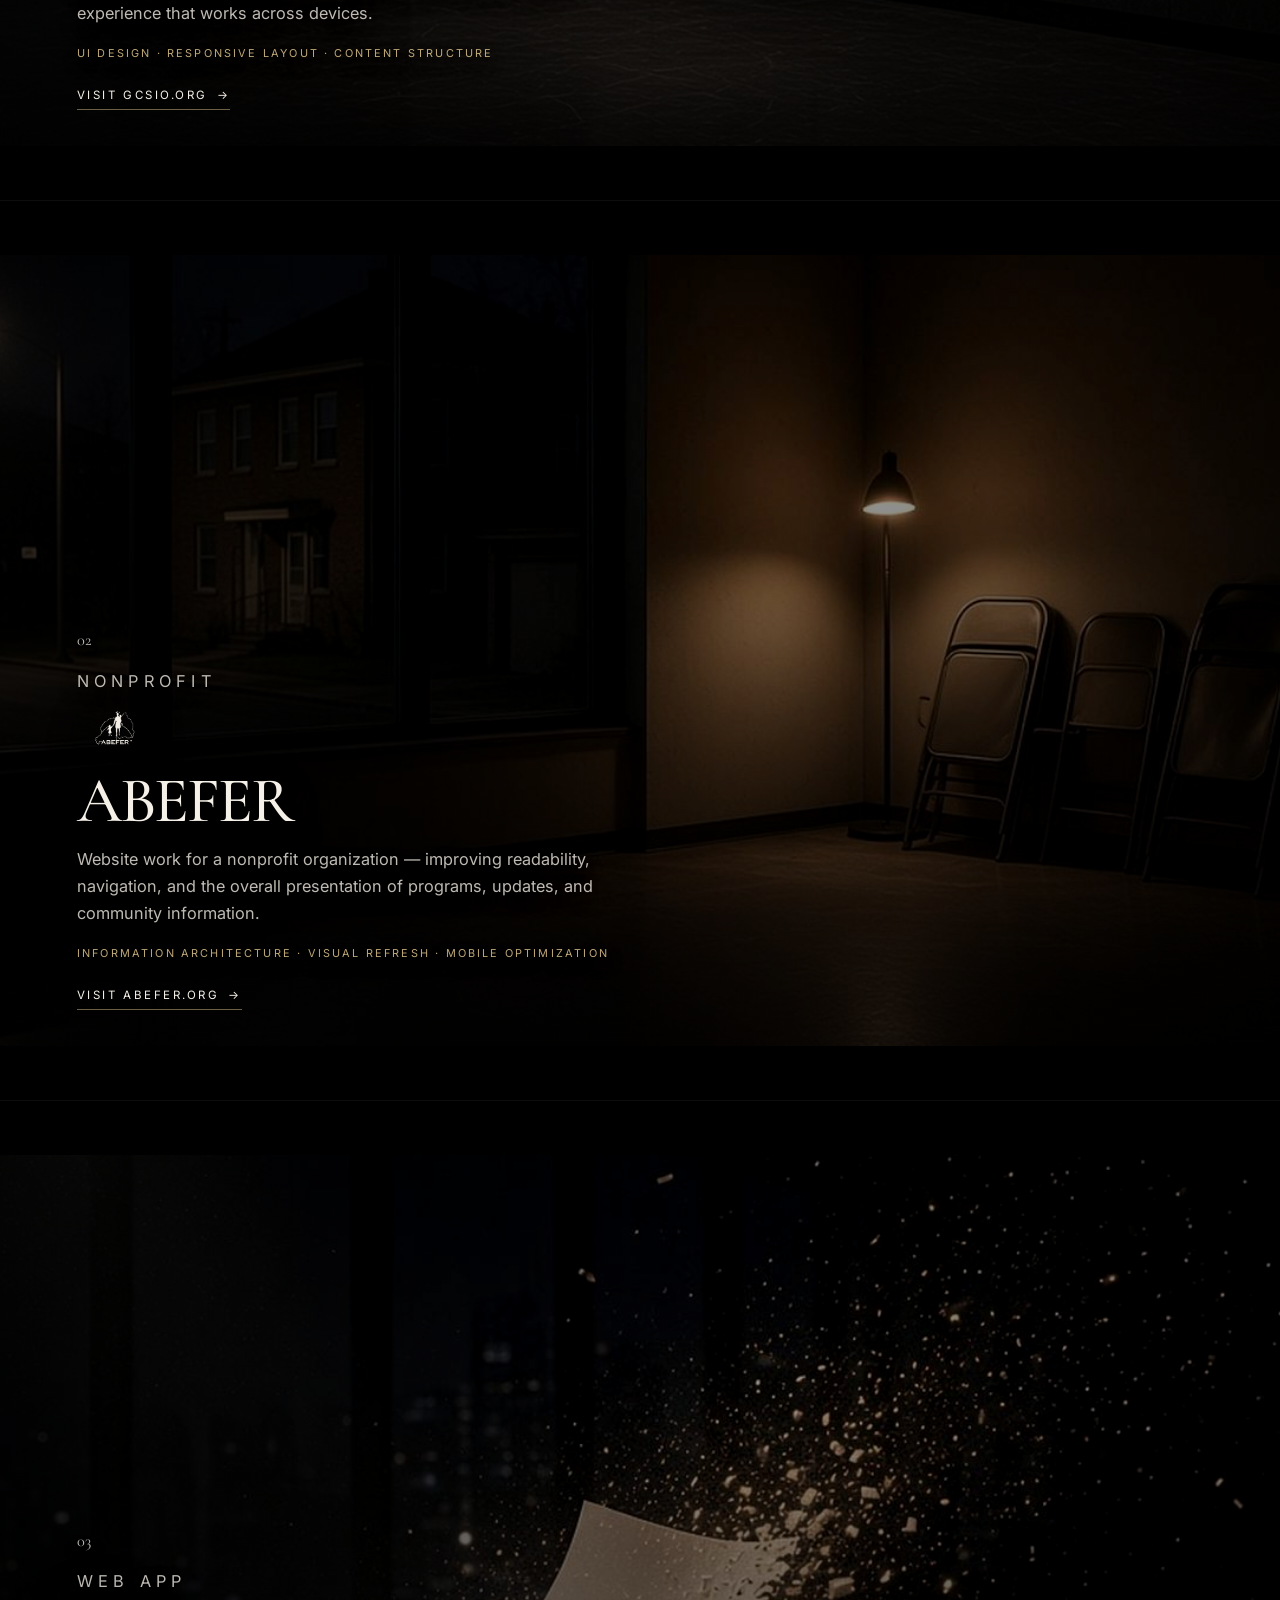
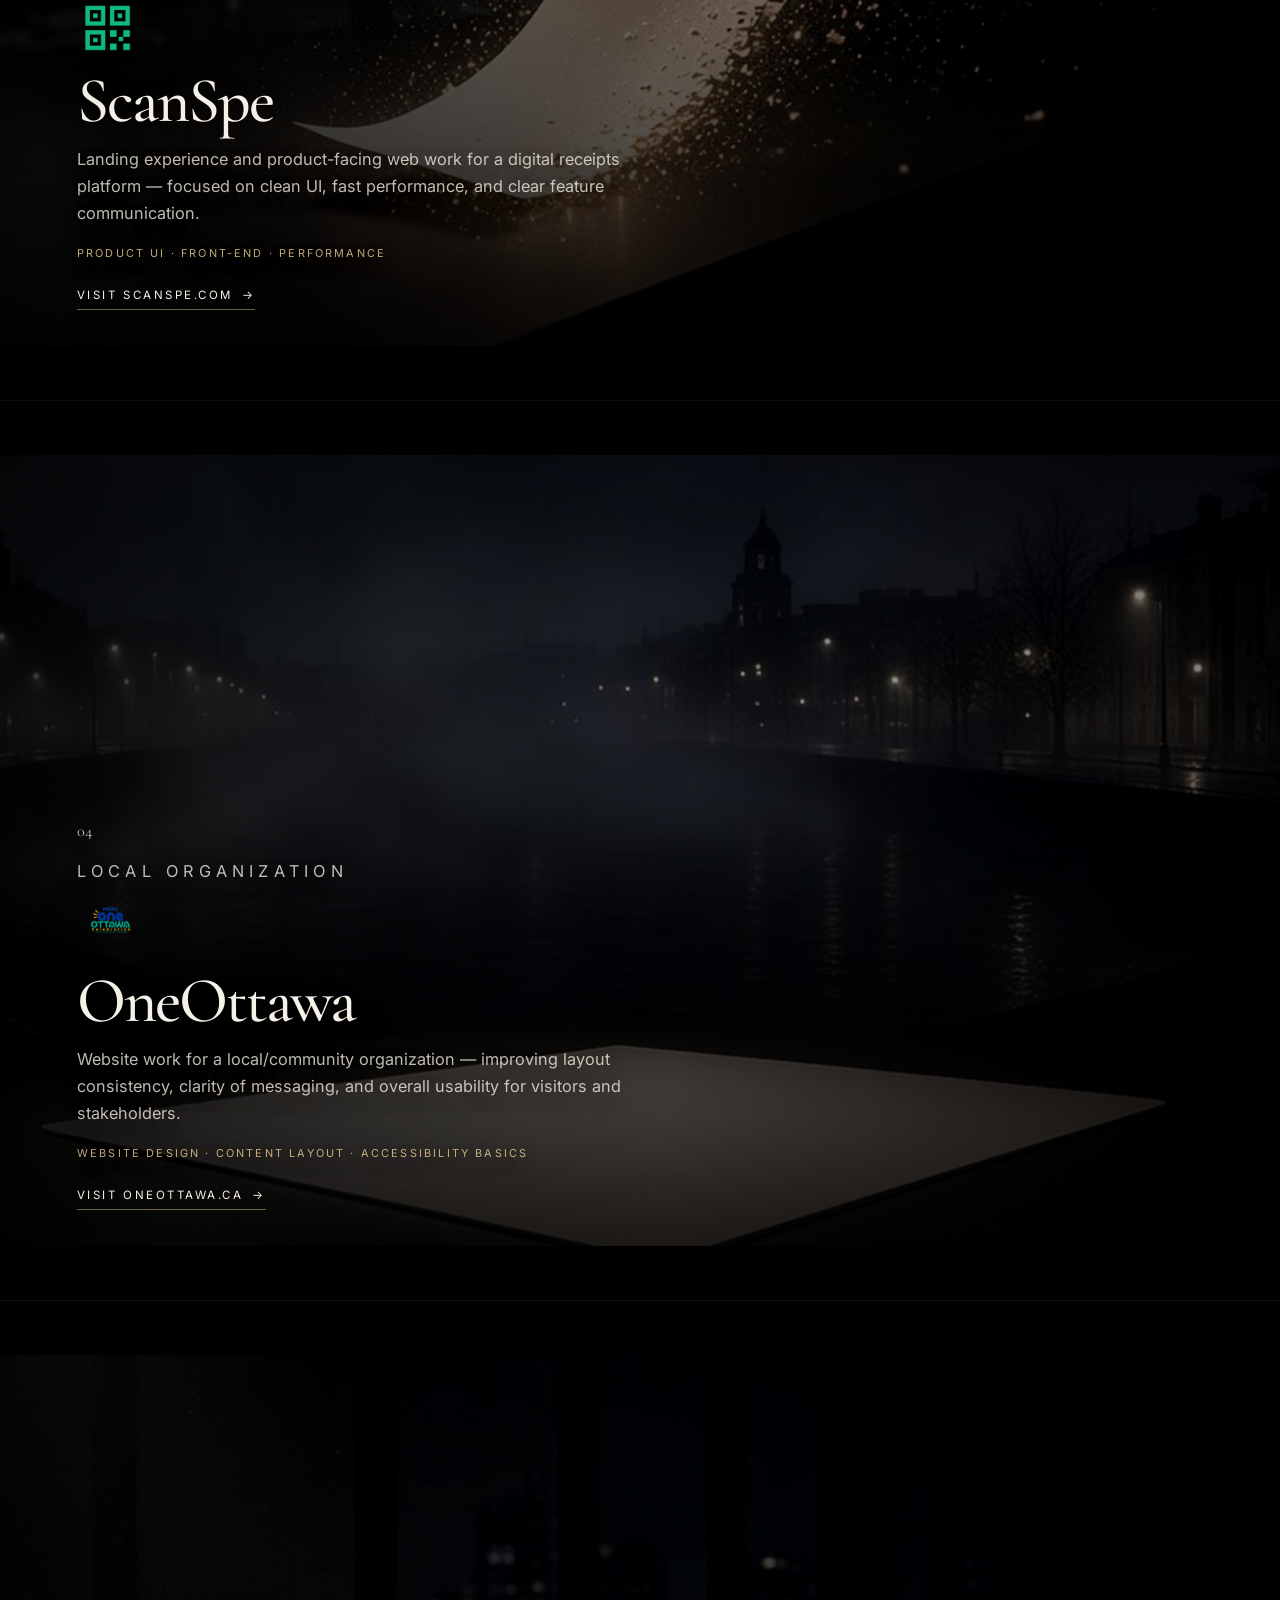
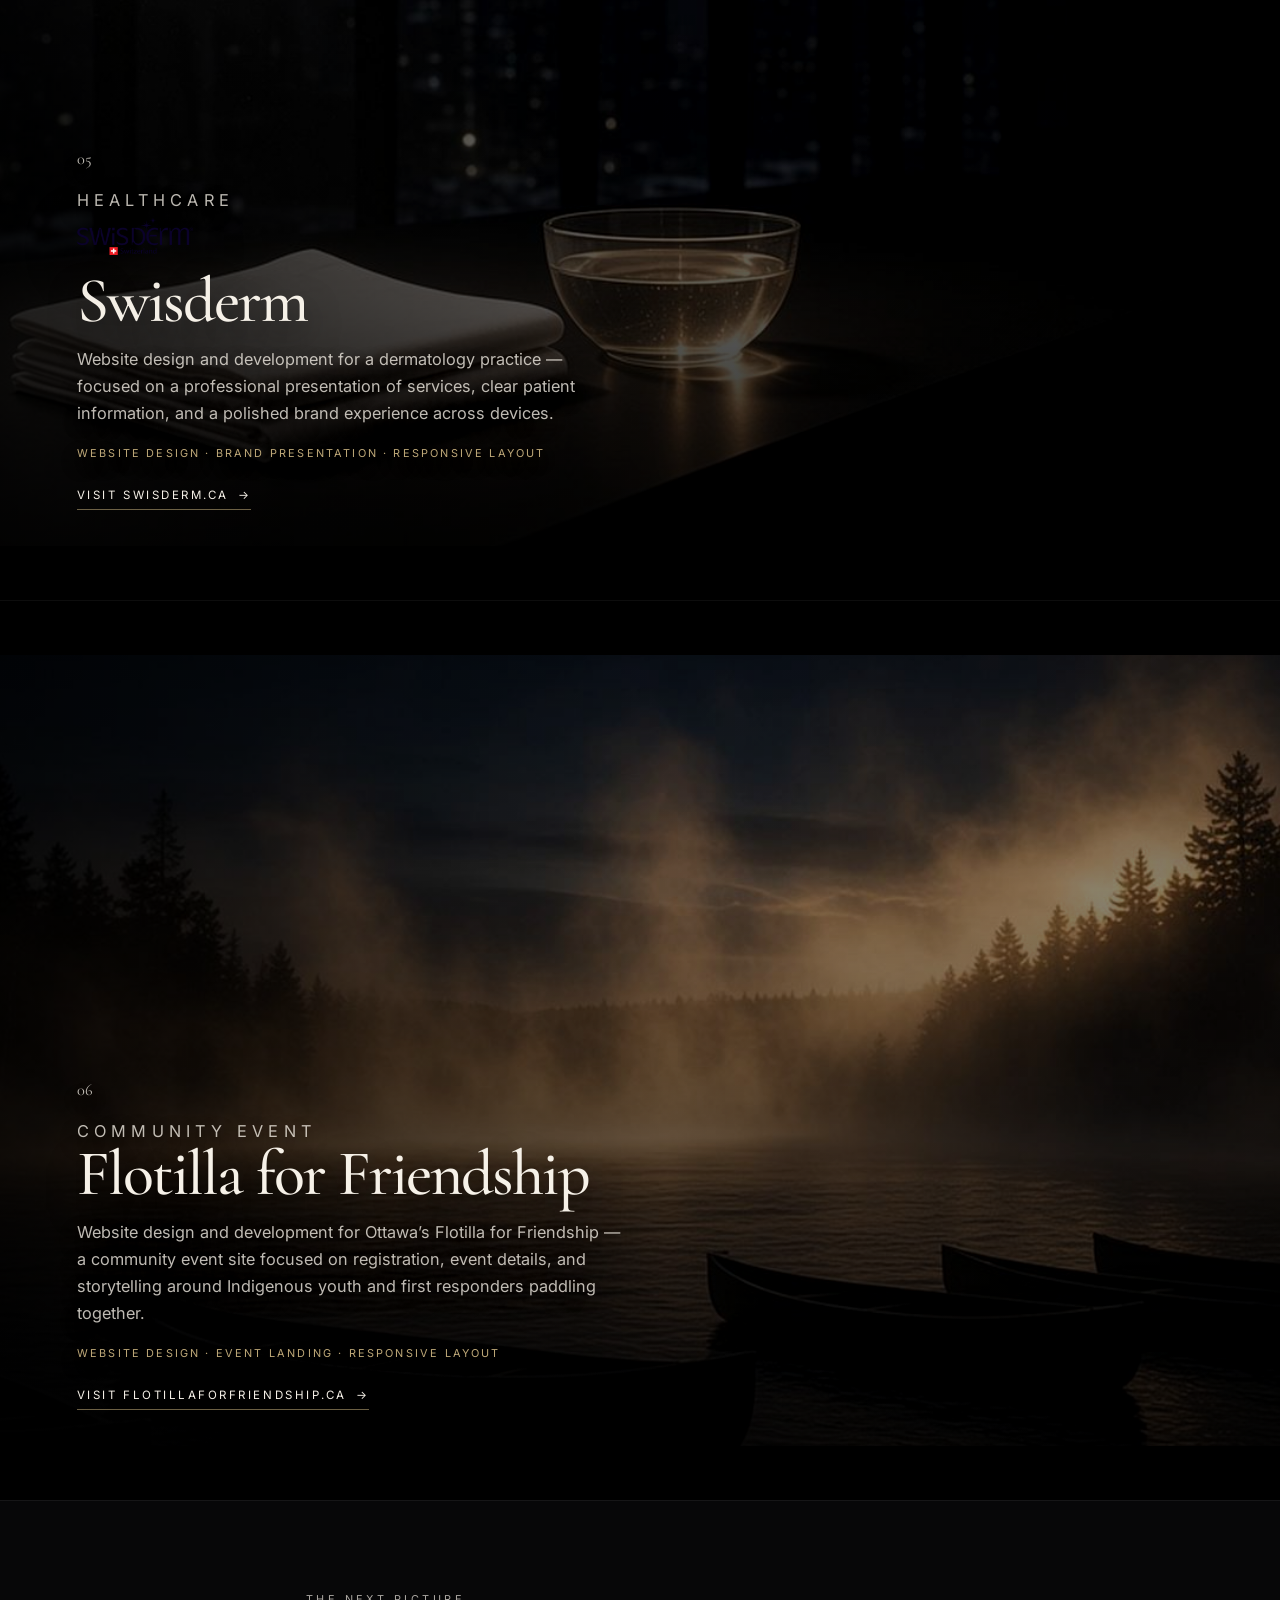
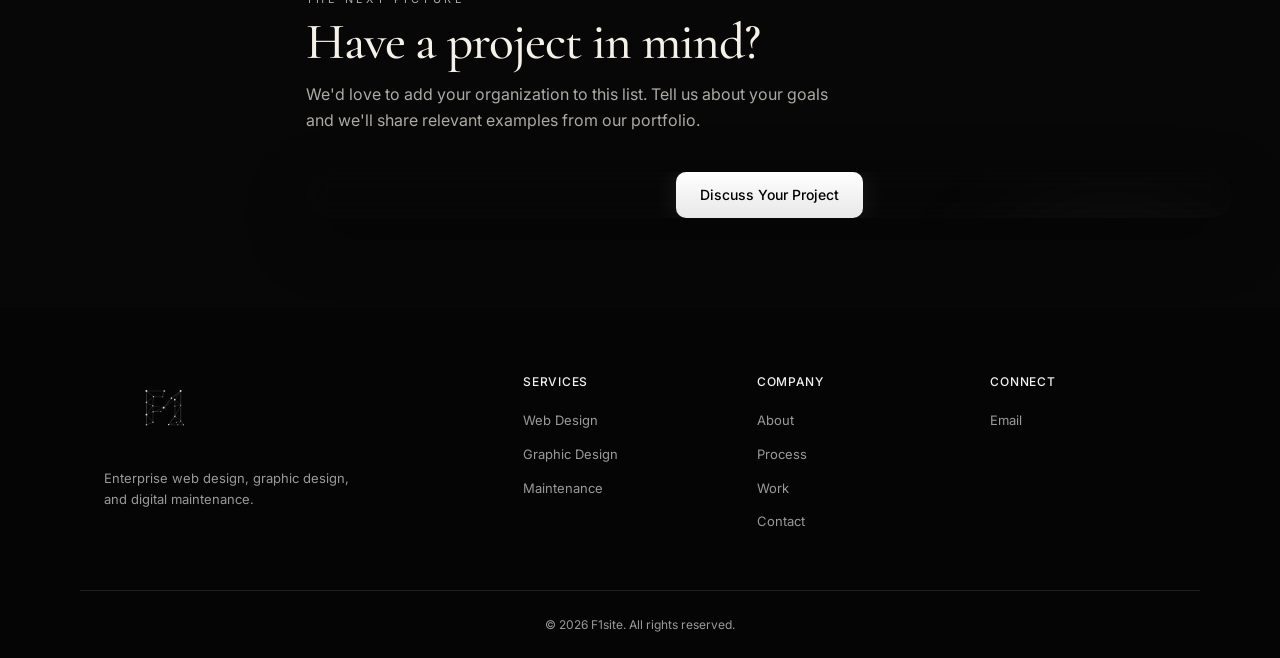
<file: work.html>
<!DOCTYPE html>
<html lang="en">
<head>
  <meta charset="UTF-8">
  <meta name="viewport" content="width=device-width, initial-scale=1.0, viewport-fit=cover">
  <meta name="description" content="F1site portfolio — selected web design, graphic design, and maintenance projects for enterprise clients.">
  <title>F1site · Work</title>
  <link rel="canonical" href="https://f1site.com/work">
  <meta property="og:type" content="website">
  <meta property="og:site_name" content="F1site">
  <meta property="og:title" content="F1site · Work">
  <meta property="og:description" content="F1site portfolio — selected web design, graphic design, and maintenance projects for enterprise clients.">
  <meta property="og:url" content="https://f1site.com/work">
  <meta property="og:image" content="https://f1site.com/logos/favicon-192.png">
  <meta name="twitter:card" content="summary">
  <link rel="preconnect" href="https://fonts.googleapis.com">
  <link rel="preconnect" href="https://fonts.gstatic.com" crossorigin>
  <link href="https://fonts.googleapis.com/css2?family=Cormorant+Garamond:ital,wght@0,500;1,500&family=Inter:wght@400;600&display=swap" rel="stylesheet" media="print" onload="this.media='all'">
  <noscript><link href="https://fonts.googleapis.com/css2?family=Cormorant+Garamond:ital,wght@0,500;1,500&family=Inter:wght@400;600&display=swap" rel="stylesheet"></noscript>
  <link rel="stylesheet" href="/css/styles.css">
  <link rel="stylesheet" href="/css/circuit-journey.css" media="print" onload="this.media='all'">
  <link rel="stylesheet" href="/css/work-cinema.css?v=speed">
  <link rel="preload" as="image" href="/assets/cinema/work/hero.jpg?v=speed" fetchpriority="high">
  <link rel="icon" href="/favicon.ico" sizes="any">
  <link rel="icon" type="image/png" sizes="48x48" href="/logos/favicon-48.png">
  <link rel="icon" type="image/png" sizes="192x192" href="/logos/favicon-192.png">
  <link rel="apple-touch-icon" href="/logos/apple-touch-icon.png">
</head>
<body data-page="work" class="has-circuit has-wrk-cinema">

  <div id="site-header"></div>

  <main>

    <section class="wrk-hero" aria-label="Work title">
      <div class="wrk-hero-stage">
        <div class="wrk-bars wrk-bars-top"></div>
        <div class="wrk-hero-bloom"></div>
        <img class="wrk-hero-still" src="/assets/cinema/work/hero.jpg?v=speed" alt="" fetchpriority="high" decoding="async">
        <video class="wrk-hero-loop" muted playsinline webkit-playsinline preload="none" disablePictureInPicture controlslist="nodownload nofullscreen noremoteplayback" poster="/assets/cinema/work/hero.jpg?v=speed">
          <source src="/assets/cinema/work/hero.mp4?v=speed" type="video/mp4">
        </video>
        <div class="wrk-hero-veil"></div>
        <div class="wrk-hero-vignette"></div>
        <div class="wrk-bars wrk-bars-bot"></div>
      </div>
      <div class="container wrk-hero-copy">
        <p class="section-eyebrow">F1site presents</p>
        <h1 class="section-title">Selected work</h1>
        <p class="section-desc">
          Six features. Organizations, products, and community pictures — directed for clarity, built to last.
        </p>
        <a class="wrk-hero-cue" href="#now-showing">Now showing</a>
      </div>
    </section>

    <section class="wrk-reel" id="now-showing" aria-label="Selected projects">

      <article class="wrk-poster" id="gcsio">
        <div class="wrk-poster-stage">
          <img class="wrk-poster-still" decoding="async" src="/assets/cinema/work/gcsio.jpg?v=speed" alt="">
          <video class="wrk-loop" muted playsinline preload="none" disablePictureInPicture controlslist="nodownload nofullscreen noremoteplayback" poster="/assets/cinema/work/gcsio.jpg?v=speed">
            <source src="/assets/cinema/work/gcsio.mp4?v=speed" type="video/mp4">
          </video>
          <div class="wrk-poster-veil"></div>
          <div class="wrk-bars wrk-bars-top"></div>
          <div class="wrk-bars wrk-bars-bot"></div>
        </div>
        <div class="wrk-poster-copy">
          <p class="wrk-poster-index" aria-hidden="true">01</p>
          <p class="wrk-poster-meta">Organization Site</p>
          <div class="wrk-logo-plate">
            <img class="project-logo" src="/logos/project-logos/gcsio.png?v=speed" alt="GCSIO">
          </div>
          <h2>GCSIO</h2>
          <p>Website design and improvements for an organizational website — focused on clear information structure, modern visuals, and an experience that works across devices.</p>
          <p class="wrk-poster-scope">UI Design · Responsive Layout · Content Structure</p>
          <a class="wrk-poster-link" href="https://gcsio.org" target="_blank" rel="noreferrer">Visit gcsio.org <span aria-hidden="true">→</span></a>
        </div>
      </article>

      <article class="wrk-poster" id="abefer">
        <div class="wrk-poster-stage">
          <img class="wrk-poster-still" loading="lazy" decoding="async" src="/assets/cinema/work/abefer.jpg?v=speed" alt="">
          <video class="wrk-loop" muted playsinline preload="none" disablePictureInPicture controlslist="nodownload nofullscreen noremoteplayback" poster="/assets/cinema/work/abefer.jpg?v=speed">
            <source src="/assets/cinema/work/abefer.mp4?v=speed" type="video/mp4">
          </video>
          <div class="wrk-poster-veil"></div>
          <div class="wrk-bars wrk-bars-top"></div>
          <div class="wrk-bars wrk-bars-bot"></div>
        </div>
        <div class="wrk-poster-copy">
          <p class="wrk-poster-index" aria-hidden="true">02</p>
          <p class="wrk-poster-meta">Nonprofit</p>
          <div class="wrk-logo-plate">
            <img class="project-logo" src="/logos/project-logos/abefer-logo-light.png?v=speed" alt="ABEFER">
          </div>
          <h2>ABEFER</h2>
          <p>Website work for a nonprofit organization — improving readability, navigation, and the overall presentation of programs, updates, and community information.</p>
          <p class="wrk-poster-scope">Information Architecture · Visual Refresh · Mobile Optimization</p>
          <a class="wrk-poster-link" href="https://abefer.org" target="_blank" rel="noreferrer">Visit abefer.org <span aria-hidden="true">→</span></a>
        </div>
      </article>

      <article class="wrk-poster" id="scanspe">
        <div class="wrk-poster-stage">
          <img class="wrk-poster-still" loading="lazy" decoding="async" src="/assets/cinema/work/scanspe.jpg?v=speed" alt="">
          <video class="wrk-loop" muted playsinline preload="none" disablePictureInPicture controlslist="nodownload nofullscreen noremoteplayback" poster="/assets/cinema/work/scanspe.jpg?v=speed">
            <source src="/assets/cinema/work/scanspe.mp4?v=speed" type="video/mp4">
          </video>
          <div class="wrk-poster-veil"></div>
          <div class="wrk-bars wrk-bars-top"></div>
          <div class="wrk-bars wrk-bars-bot"></div>
        </div>
        <div class="wrk-poster-copy">
          <p class="wrk-poster-index" aria-hidden="true">03</p>
          <p class="wrk-poster-meta">Web App</p>
          <div class="wrk-logo-plate">
            <img class="project-logo" src="/logos/project-logos/scanspe-logo.png?v=speed" alt="ScanSpe">
          </div>
          <h2>ScanSpe</h2>
          <p>Landing experience and product-facing web work for a digital receipts platform — focused on clean UI, fast performance, and clear feature communication.</p>
          <p class="wrk-poster-scope">Product UI · Front-end · Performance</p>
          <a class="wrk-poster-link" href="https://scanspe.com" target="_blank" rel="noreferrer">Visit scanspe.com <span aria-hidden="true">→</span></a>
        </div>
      </article>

      <article class="wrk-poster" id="oneottawa">
        <div class="wrk-poster-stage">
          <img class="wrk-poster-still" loading="lazy" decoding="async" src="/assets/cinema/work/oneottawa.jpg?v=speed" alt="">
          <video class="wrk-loop" muted playsinline preload="none" disablePictureInPicture controlslist="nodownload nofullscreen noremoteplayback" poster="/assets/cinema/work/oneottawa.jpg?v=speed">
            <source src="/assets/cinema/work/oneottawa.mp4?v=speed" type="video/mp4">
          </video>
          <div class="wrk-poster-veil"></div>
          <div class="wrk-bars wrk-bars-top"></div>
          <div class="wrk-bars wrk-bars-bot"></div>
        </div>
        <div class="wrk-poster-copy">
          <p class="wrk-poster-index" aria-hidden="true">04</p>
          <p class="wrk-poster-meta">Local Organization</p>
          <div class="wrk-logo-plate">
            <img class="project-logo" src="/logos/project-logos/one-ottawa-logo.png?v=speed" alt="OneOttawa">
          </div>
          <h2>OneOttawa</h2>
          <p>Website work for a local/community organization — improving layout consistency, clarity of messaging, and overall usability for visitors and stakeholders.</p>
          <p class="wrk-poster-scope">Website Design · Content Layout · Accessibility Basics</p>
          <a class="wrk-poster-link" href="https://oneottawa.ca" target="_blank" rel="noreferrer">Visit oneottawa.ca <span aria-hidden="true">→</span></a>
        </div>
      </article>

      <article class="wrk-poster" id="swisderm">
        <div class="wrk-poster-stage">
          <img class="wrk-poster-still" loading="lazy" decoding="async" src="/assets/cinema/work/swisderm.jpg?v=speed" alt="">
          <video class="wrk-loop" muted playsinline preload="none" disablePictureInPicture controlslist="nodownload nofullscreen noremoteplayback" poster="/assets/cinema/work/swisderm.jpg?v=speed">
            <source src="/assets/cinema/work/swisderm.mp4?v=speed" type="video/mp4">
          </video>
          <div class="wrk-poster-veil"></div>
          <div class="wrk-bars wrk-bars-top"></div>
          <div class="wrk-bars wrk-bars-bot"></div>
        </div>
        <div class="wrk-poster-copy">
          <p class="wrk-poster-index" aria-hidden="true">05</p>
          <p class="wrk-poster-meta">Healthcare</p>
          <div class="wrk-logo-plate">
            <img class="project-logo" src="/logos/project-logos/swisderm-logo.png" alt="Swisderm">
          </div>
          <h2>Swisderm</h2>
          <p>Website design and development for a dermatology practice — focused on a professional presentation of services, clear patient information, and a polished brand experience across devices.</p>
          <p class="wrk-poster-scope">Website Design · Brand Presentation · Responsive Layout</p>
          <a class="wrk-poster-link" href="https://swisderm.ca" target="_blank" rel="noreferrer">Visit swisderm.ca <span aria-hidden="true">→</span></a>
        </div>
      </article>

      <article class="wrk-poster" id="flotilla">
        <div class="wrk-poster-stage">
          <img class="wrk-poster-still" loading="lazy" decoding="async" src="/assets/cinema/work/flotilla.jpg?v=speed" alt="">
          <video class="wrk-loop" muted playsinline preload="none" disablePictureInPicture controlslist="nodownload nofullscreen noremoteplayback" poster="/assets/cinema/work/flotilla.jpg?v=speed">
            <source src="/assets/cinema/work/flotilla.mp4?v=speed" type="video/mp4">
          </video>
          <div class="wrk-poster-veil"></div>
          <div class="wrk-bars wrk-bars-top"></div>
          <div class="wrk-bars wrk-bars-bot"></div>
        </div>
        <div class="wrk-poster-copy">
          <p class="wrk-poster-index" aria-hidden="true">06</p>
          <p class="wrk-poster-meta">Community Event</p>
          <h2>Flotilla for Friendship</h2>
          <p>Website design and development for Ottawa’s Flotilla for Friendship — a community event site focused on registration, event details, and storytelling around Indigenous youth and first responders paddling together.</p>
          <p class="wrk-poster-scope">Website Design · Event Landing · Responsive Layout</p>
          <a class="wrk-poster-link" href="https://www.flotillaforfriendship.ca" target="_blank" rel="noreferrer">Visit flotillaforfriendship.ca <span aria-hidden="true">→</span></a>
        </div>
      </article>

    </section>

    <section class="wrk-titles" aria-label="Start a project">
      <div class="container wrk-titles-inner">
        <p class="wrk-titles-kicker">The next picture</p>
        <h2>Have a project in mind?</h2>
        <p>We'd love to add your organization to this list. Tell us about your goals and we'll share relevant examples from our portfolio.</p>
        <div class="cta-banner">
          <a href="/contact" class="btn btn-primary">Discuss Your Project</a>
        </div>
      </div>
    </section>

  </main>

  <div id="site-footer"></div>

  <script src="/js/layout.js?v=speed" defer></script>
  <script src="/js/work-cinema.js?v=speed" defer></script>
  <script src="/js/main.js?v=speed" defer></script>
</body>
</html>
</file>
<file: css/styles.css>
/* ============================================
   F1site — Dark Theme (Cursor-inspired)
   ============================================ */

:root {
  --color-bg:          #000000;
  --color-bg-elevated: #080808;
  --color-surface:     #111111;
  --color-surface-2:   #181818;
  --color-text:        #f2f2f2;
  --color-text-muted:  #9a9a9a;
  --color-accent:      #ffffff;
  --color-accent-dim:  rgba(255, 255, 255, 0.65);
  --color-brand:       #6e6e6e;
  --color-brand-soft:  rgba(110, 110, 110, 0.14);
  --color-brand-glow:  rgba(130, 130, 130, 0.32);
  --color-glow:        rgba(237, 224, 199, 0.15);
  --color-glow-2:      rgba(110, 110, 110, 0.12);
  --color-border:      rgba(255, 255, 255, 0.09);
  --color-border-hover: rgba(255, 255, 255, 0.18);

  --font-sans: 'Inter', system-ui, -apple-system, sans-serif;

  --radius-sm:  10px;
  --radius-md:  14px;
  --radius-lg:  20px;

  --shadow-sm:  0 1px 2px rgba(0, 0, 0, 0.4);
  --shadow-md:  0 10px 36px rgba(0, 0, 0, 0.45);
  --shadow-lg:  0 20px 70px rgba(0, 0, 0, 0.55);
  --shadow-glow: 0 0 80px rgba(110, 110, 110, 0.08);
  --shadow-card: 0 1px 0 rgba(255, 255, 255, 0.05) inset;

  --header-h:   64px;
  --container:  1120px;
  --prose-max:  720px;
  --logo-offset: 0px;
  --content-gutter: clamp(1rem, 2.2vw, 1.5rem);
  --content-rail: var(--content-gutter);
  --logo-size: clamp(9rem, 28vw, 18rem);
  --transition: 0.25s cubic-bezier(0.16, 1, 0.3, 1);
}

/* Mid laptops (HP 1366 / Windows scaled 125–150%) — keep rail modest */
@media (min-width: 769px) {
  :root {
    --logo-offset: clamp(7.5rem, 18vw, 14rem);
    --content-rail: calc(var(--logo-offset) + var(--content-gutter));
    --logo-size: clamp(10rem, 24vw, 16rem);
  }
}

@media (min-width: 1280px) {
  :root {
    --logo-offset: clamp(12rem, 22vw, 18rem);
    --logo-size: clamp(14rem, 26vw, 20rem);
  }
}

@media (min-width: 1540px) {
  :root {
    --logo-offset: min(28vw, 22.5rem);
    --logo-size: min(32vw, 28rem);
  }
}

*, *::before, *::after { box-sizing: border-box; margin: 0; padding: 0; }

html {
  scroll-behavior: smooth;
  -webkit-font-smoothing: antialiased;
  -moz-osx-font-smoothing: grayscale;
  text-size-adjust: 100%;
  -webkit-text-size-adjust: 100%;
  color-scheme: dark;
  overflow-x: clip;
  max-width: 100%;
}

body {
  font-family: var(--font-sans);
  font-size: 1rem;
  line-height: 1.6;
  color: var(--color-text);
  background:
    radial-gradient(ellipse 120% 70% at 50% -20%, rgba(110, 110, 110, 0.09), transparent 58%),
    radial-gradient(ellipse 80% 50% at 100% 0%, rgba(237, 224, 199, 0.04), transparent 50%),
    var(--color-bg);
  position: relative;
  overflow-x: clip;
  max-width: 100%;
  width: 100%;
  min-height: 100%;
}

::selection {
  background: rgba(110, 110, 110, 0.35);
  color: #ffffff;
}

body::before {
  content: '';
  position: fixed;
  inset: 0;
  background-image:
    linear-gradient(rgba(255, 255, 255, 0.025) 1px, transparent 1px),
    linear-gradient(90deg, rgba(255, 255, 255, 0.025) 1px, transparent 1px);
  background-size: 80px 80px;
  mask-image: radial-gradient(ellipse 90% 70% at 50% 0%, black 10%, transparent 75%);
  -webkit-mask-image: radial-gradient(ellipse 90% 70% at 50% 0%, black 10%, transparent 75%);
  pointer-events: none;
  z-index: 0;
}

body::after {
  content: '';
  position: fixed;
  width: 700px;
  height: 500px;
  top: -15%;
  left: -10%;
  background: radial-gradient(circle, rgba(110, 110, 110, 0.08) 0%, transparent 70%);
  filter: blur(80px);
  pointer-events: none;
  z-index: 0;
  animation: ambient-drift 18s ease-in-out infinite;
}

img { display: block; max-width: 100%; height: auto; }
a { color: inherit; text-decoration: none; }
ul { list-style: none; }
button { font: inherit; cursor: pointer; border: none; background: none; }

.container {
  width: 100%;
  max-width: var(--container);
  margin: 0 auto;
  padding: 0 var(--content-gutter);
  box-sizing: border-box;
}

/* Typography */

.section-eyebrow {
  display: inline-flex;
  align-items: center;
  gap: 0.625rem;
  font-size: 0.75rem;
  font-weight: 500;
  letter-spacing: 0.12em;
  text-transform: uppercase;
  color: var(--color-brand);
  margin-bottom: 0.75rem;
}

.section-eyebrow::before {
  content: '';
  width: 1.75rem;
  height: 1px;
  background: linear-gradient(90deg, var(--color-brand), transparent);
}

.section-title {
  font-size: clamp(1.875rem, 4vw, 2.5rem);
  font-weight: 600;
  letter-spacing: -0.03em;
  line-height: 1.15;
  color: var(--color-text);
  margin-bottom: 1rem;
}

.section-desc {
  font-size: 1rem;
  color: var(--color-text-muted);
  max-width: 560px;
  line-height: 1.7;
}

.section-header {
  margin-bottom: 3.5rem;
  max-width: var(--prose-max);
}

.section-header.centered {
  text-align: center;
  margin-left: auto;
  margin-right: auto;
}

.section-header.centered .section-desc {
  margin-left: auto;
  margin-right: auto;
}

.section { padding: 6rem 0; overflow-x: clip; }

/* Buttons */

.btn {
  display: inline-flex;
  align-items: center;
  justify-content: center;
  gap: 0.5rem;
  padding: 0.75rem 1.5rem;
  font-size: 0.875rem;
  font-weight: 500;
  border-radius: var(--radius-sm);
  transition: all var(--transition);
  white-space: nowrap;
}

.btn-primary {
  background: linear-gradient(180deg, #ffffff 0%, #e8e8e8 100%);
  color: #000;
  box-shadow: 0 0 28px rgba(255, 255, 255, 0.1), 0 1px 0 rgba(255, 255, 255, 0.35) inset;
}
.btn-primary:hover {
  background: linear-gradient(180deg, #ffffff 0%, #f0f0f0 100%);
  transform: translateY(-2px);
  box-shadow: 0 8px 32px rgba(255, 255, 255, 0.14), 0 0 24px var(--color-brand-soft);
}

.btn-ghost {
  color: var(--color-text);
  border: 1px solid var(--color-border-hover);
  background: rgba(255, 255, 255, 0.02);
}
.btn-ghost:hover {
  border-color: var(--color-brand-glow);
  background: var(--color-brand-soft);
  box-shadow: 0 0 24px rgba(110, 110, 110, 0.08);
}

.btn:focus-visible {
  outline: 2px solid var(--color-brand);
  outline-offset: 2px;
}

.btn-full { width: 100%; }

/* Header */

.header {
  position: fixed;
  top: 0;
  left: 0;
  right: 0;
  z-index: 100;
  height: var(--header-h);
  background: rgba(0, 0, 0, 0.55);
  backdrop-filter: blur(24px) saturate(140%);
  -webkit-backdrop-filter: blur(24px) saturate(140%);
  transition: background var(--transition), border-color var(--transition), box-shadow var(--transition);
  border-bottom: 1px solid var(--color-border);
  max-width: 100%;
}

.header.scrolled {
  background: rgba(0, 0, 0, 0.88);
  border-bottom-color: var(--color-border-hover);
  box-shadow: 0 10px 40px rgba(0, 0, 0, 0.35);
}

.nav {
  display: flex;
  align-items: center;
  justify-content: flex-end;
  height: 100%;
  gap: 1rem;
}

.logo {
  display: flex;
  align-items: center;
  flex-shrink: 0;
  line-height: 0;
}

.logo-anchor {
  position: fixed;
  top: calc(var(--header-h) + 0.5rem);
  left: -1.75rem;
  z-index: 60;
  pointer-events: none;
  opacity: 0;
  animation: logo-enter 1.1s cubic-bezier(0.16, 1, 0.3, 1) 0.15s forwards;
  max-width: min(96vw, 42rem);
  overflow: visible;
}

.logo-visual {
  position: relative;
  display: inline-block;
  line-height: 0;
  pointer-events: none;
}

.logo-hit-link {
  position: absolute;
  z-index: 3;
  pointer-events: auto;
  cursor: pointer;
  background: transparent;
}

.logo-hit-link:focus-visible {
  outline: 2px solid var(--color-brand);
  outline-offset: 2px;
}

.logo-featured {
  position: relative;
  display: block;
  pointer-events: auto;
  cursor: pointer;
  line-height: 0;
  perspective: 900px;
}

.logo-featured:focus-visible {
  outline: 2px solid var(--color-brand);
  outline-offset: 4px;
}

.logo-aura {
  position: absolute;
  top: 50%;
  left: 35%;
  width: 140%;
  height: 120%;
  transform: translate(-50%, -50%);
  background:
    radial-gradient(ellipse at 40% 45%, rgba(110, 110, 110, 0.18) 0%, transparent 55%),
    radial-gradient(ellipse at 60% 55%, rgba(237, 224, 199, 0.1) 0%, transparent 50%);
  filter: blur(40px);
  pointer-events: none;
  z-index: 0;
  animation: logo-aura-breathe 8s ease-in-out infinite;
}

.logo-motion {
  position: relative;
  z-index: 1;
  display: block;
  animation: logo-float 7s cubic-bezier(0.45, 0.05, 0.55, 0.95) infinite;
  transform-style: preserve-3d;
}

.logo-tilt {
  display: block;
  transform-style: preserve-3d;
  transition: transform 0.35s cubic-bezier(0.23, 1, 0.32, 1);
  will-change: transform;
}

.logo-img-featured {
  position: relative;
  width: var(--logo-size);
  max-width: min(90vw, 28rem);
  height: auto;
  margin-left: clamp(-2.5rem, -4vw, -1rem);
  display: block;
  cursor: default;
  animation: logo-luminous 5s ease-in-out infinite;
}

@keyframes logo-enter {
  from { opacity: 0; transform: translateY(20px) scale(0.96); }
  to   { opacity: 1; transform: translateY(0) scale(1); }
}

@keyframes logo-float {
  0%, 100% { transform: translateY(0); }
  50% { transform: translateY(-6px); }
}

@keyframes logo-aura-breathe {
  0%, 100% { opacity: 0.6; transform: translate(-50%, -50%) scale(1); }
  50% { opacity: 1; transform: translate(-50%, -50%) scale(1.08); }
}

@keyframes logo-luminous {
  0%, 100% {
    filter: drop-shadow(0 0 12px rgba(110, 110, 110, 0.2));
  }
  50% {
    filter: drop-shadow(0 0 24px rgba(110, 110, 110, 0.4));
  }
}

@keyframes ambient-drift {
  0%, 100% { transform: translate(0, 0); }
  50% { transform: translate(30px, 20px); }
}

@keyframes mobile-logo-pulse {
  0%, 100% {
    transform: translateY(0);
    filter:
      brightness(2.2)
      contrast(1.25)
      drop-shadow(0 0 6px rgba(255, 255, 255, 0.9))
      drop-shadow(0 0 18px rgba(110, 110, 110, 0.7));
  }
  50% {
    transform: translateY(-2px);
    filter:
      brightness(2.5)
      contrast(1.3)
      drop-shadow(0 0 10px rgba(255, 255, 255, 1))
      drop-shadow(0 0 28px rgba(110, 110, 110, 0.9));
  }
}

@keyframes mobile-hero-logo-float {
  0%, 100% {
    transform: translateY(0) rotate(-1deg) scale(1);
  }
  50% {
    transform: translateY(-10px) rotate(1deg) scale(1.02);
  }
}

@keyframes mobile-hero-ring {
  to { transform: rotate(360deg); }
}

@keyframes mobile-logo-shimmer {
  0%   { background-position: 200% 0; opacity: 0.0; }
  15%  { opacity: 0.85; }
  45%  { opacity: 0.25; }
  100% { background-position: -200% 0; opacity: 0.0; }
}

@keyframes mobile-logo-pop {
  from { opacity: 0; transform: translateY(8px) scale(0.92); }
  to   { opacity: 1; transform: translateY(0) scale(1); }
}

@keyframes mobile-logo-glow {
  0%, 100% {
    filter:
      brightness(1.25)
      contrast(1.1)
      drop-shadow(0 0 14px rgba(110, 110, 110, 0.45))
      drop-shadow(0 0 28px rgba(237, 224, 199, 0.10));
  }
  50% {
    filter:
      brightness(1.5)
      contrast(1.15)
      drop-shadow(0 0 22px rgba(110, 110, 110, 0.75))
      drop-shadow(0 0 44px rgba(237, 224, 199, 0.18));
  }
}

@keyframes mobile-cinematic-reveal {
  0%   { opacity: 0; transform: translateY(16px) scale(0.82); filter: blur(2px); }
  35%  { opacity: 1; transform: translateY(0) scale(1.08); filter: blur(0.5px); }
  60%  { opacity: 1; transform: translateY(0) scale(0.98); filter: blur(0px); }
  100% { opacity: 1; transform: translateY(0) scale(1); filter: blur(0px); }
}

@keyframes mobile-lensflare-sweep {
  0%   { transform: translateX(160%) rotate(18deg); opacity: 0; }
  18%  { opacity: 0.95; }
  50%  { opacity: 0.25; }
  100% { transform: translateX(-160%) rotate(18deg); opacity: 0; }
}

@keyframes mobile-spotlight-breathe {
  0%, 100% { transform: scale(1); opacity: 0.85; }
  50% { transform: scale(1.08); opacity: 1; }
}

@keyframes mobile-filmgrain {
  0%, 100% { transform: translate3d(0, 0, 0); opacity: 0.35; }
  25% { transform: translate3d(-1%, 0.5%, 0); opacity: 0.28; }
  50% { transform: translate3d(0.5%, -1%, 0); opacity: 0.33; }
  75% { transform: translate3d(1%, 0.75%, 0); opacity: 0.26; }
}

.logo-featured:hover .logo-tilt {
  transform: rotateY(5deg) rotateX(-3deg) scale(1.015);
}

@media (prefers-reduced-motion: reduce) {
  body::after { animation: none; }

  .logo-anchor {
    opacity: 1;
    animation: none;
  }

  .logo-motion,
  .logo-aura,
  .logo-img-featured {
    animation: none;
  }

  .logo-featured:hover .logo-tilt {
    transform: none;
  }

  .hero-mobile-logo {
    animation: none;
  }

  .hero-mobile-mark::before {
    animation: none;
  }

  .hero-mobile-logo-wrap::after,
  .logo-featured::after {
    animation: none;
  }

  .hero-mobile-logo,
  .logo-img-featured {
    animation: none;
  }

  .hero-mobile-logo-wrap {
    animation: none;
  }
}

main {
  position: relative;
  z-index: 1;
  overflow-x: clip;
  max-width: 100%;
}

main .container {
  width: min(
    var(--container),
    calc(100% - max(var(--content-gutter), var(--content-rail)) - var(--content-gutter))
  );
  max-width: none;
  margin-left: max(var(--content-gutter), var(--content-rail));
  margin-right: auto;
  padding-left: 0;
  padding-right: var(--content-gutter);
  box-sizing: border-box;
}

.hero {
  position: relative;
  min-height: 100vh;
  display: flex;
  align-items: center;
  padding-top: calc(var(--header-h) + 1rem);
  overflow: hidden;
  max-width: 100%;
}

.logo-img-footer {
  height: 4.5rem;
  width: auto;
}

.nav-links {
  display: flex;
  align-items: center;
  gap: 2rem;
}

.nav-panel {
  display: none;
}

.nav-links a {
  font-size: 0.875rem;
  font-weight: 400;
  color: var(--color-text-muted);
  transition: color var(--transition);
}
.nav-links a:hover { color: var(--color-text); }

.nav-links a.active:not(.nav-cta) {
  color: var(--color-text);
}

.nav-links a.active:not(.nav-cta)::after {
  content: '';
  position: absolute;
  left: 0;
  right: 0;
  bottom: -0.35rem;
  height: 1px;
  background: linear-gradient(90deg, transparent, var(--color-brand), transparent);
}

.nav-links a:not(.nav-cta) {
  position: relative;
}

.nav-cta.active {
  opacity: 0.85;
}

.nav-cta {
  padding: 0.5rem 1rem !important;
  background: linear-gradient(180deg, #ffffff 0%, #ececec 100%) !important;
  color: #000 !important;
  border-radius: var(--radius-sm);
  font-weight: 500 !important;
  transition: transform var(--transition), box-shadow var(--transition) !important;
  box-shadow: 0 0 20px rgba(255, 255, 255, 0.08);
}
.nav-cta:hover {
  transform: translateY(-1px);
  box-shadow: 0 6px 24px rgba(255, 255, 255, 0.12), 0 0 20px var(--color-brand-soft) !important;
}

.nav-toggle {
  display: none;
  flex-direction: column;
  gap: 6px;
  padding: 4px;
}
.nav-toggle span {
  display: block;
  width: 22px;
  height: 1.5px;
  background: var(--color-text);
  border-radius: 2px;
  transition: transform var(--transition), opacity var(--transition);
}
.nav-toggle.active span:first-child { transform: translateY(3.75px) rotate(45deg); }
.nav-toggle.active span:last-child { transform: translateY(-3.75px) rotate(-45deg); }

.nav-backdrop {
  display: none;
}

.hero-mobile-mark {
  display: none;
}

/* Hero */

.hero-bg {
  position: absolute;
  inset: 0;
  background: var(--color-bg);
  z-index: 0;
}

.hero-glow {
  position: absolute;
  border-radius: 50%;
  filter: blur(100px);
  pointer-events: none;
}

.hero-glow-1 {
  width: 600px;
  height: 400px;
  top: -10%;
  left: 50%;
  transform: translateX(-50%);
  background: var(--color-glow);
  animation: hero-glow-drift 14s ease-in-out infinite;
}

.hero-glow-2 {
  width: 400px;
  height: 300px;
  bottom: 10%;
  right: 10%;
  background: var(--color-glow-2);
  animation: hero-glow-drift-alt 14s ease-in-out infinite;
}

.hero-grid {
  position: absolute;
  inset: 0;
  background-image:
    linear-gradient(rgba(255, 255, 255, 0.03) 1px, transparent 1px),
    linear-gradient(90deg, rgba(255, 255, 255, 0.03) 1px, transparent 1px);
  background-size: 64px 64px;
  mask-image: radial-gradient(ellipse 70% 60% at 50% 30%, black 20%, transparent 70%);
  -webkit-mask-image: radial-gradient(ellipse 70% 60% at 50% 30%, black 20%, transparent 70%);
}

.hero-content {
  position: relative;
  z-index: 1;
  max-width: var(--prose-max);
  padding: 4rem 0 6rem;
}

.hero-shell {
  position: relative;
  z-index: 1;
  display: grid;
  grid-template-columns: minmax(0, 1fr);
  gap: 0;
  align-items: center;
  padding-top: 4rem;
  padding-bottom: 5rem;
  max-width: min(1180px, 100%) !important;
}

.hero-shell > .hero-content {
  max-width: none;
  padding: 0;
  min-width: 0;
}

.hero-cycle-wrap {
  display: block;
  position: relative;
  min-height: 1.15em;
  margin-top: 0.12em;
  overflow: hidden;
}

.hero-cycle {
  display: inline-block;
  font-style: normal;
  white-space: nowrap;
  background: linear-gradient(135deg, #ffffff 0%, #b8b8b8 45%, var(--color-brand) 100%);
  -webkit-background-clip: text;
  -webkit-text-fill-color: transparent;
  background-clip: text;
  will-change: transform, opacity, filter;
}

.hero-cycle.is-out {
  animation: cycle-out 0.45s var(--ease-out, cubic-bezier(0.16, 1, 0.3, 1)) forwards;
}

.hero-cycle.is-in {
  animation: cycle-in 0.55s var(--ease-out, cubic-bezier(0.16, 1, 0.3, 1)) forwards;
}

@keyframes cycle-out {
  to { opacity: 0; transform: translateY(-55%); filter: blur(8px); }
}

@keyframes cycle-in {
  from { opacity: 0; transform: translateY(55%); filter: blur(8px); }
  to   { opacity: 1; transform: translateY(0); filter: blur(0); }
}

.btn-arrow {
  display: inline-block;
  transition: transform 0.35s cubic-bezier(0.16, 1, 0.3, 1);
}

.btn-primary:hover .btn-arrow {
  transform: translateX(3px);
}

/* Render-inspired living hero stage */

.hero-stage {
  position: relative;
  height: 420px;
  width: 100%;
  perspective: 1200px;
  transform-style: preserve-3d;
  opacity: 0;
  animation: stage-enter 1s cubic-bezier(0.16, 1, 0.3, 1) 0.55s forwards;
}

@keyframes stage-enter {
  from { opacity: 0; transform: translateY(28px) scale(0.96); }
  to   { opacity: 1; transform: translateY(0) scale(1); }
}

.stage-orbit {
  position: absolute;
  inset: 8% 4%;
  border-radius: 28px;
  background:
    radial-gradient(ellipse 70% 60% at 40% 30%, rgba(255, 255, 255, 0.06), transparent 60%),
    radial-gradient(ellipse 50% 50% at 80% 80%, rgba(110, 110, 110, 0.12), transparent 55%);
  filter: blur(2px);
  animation: stage-orbit-breathe 10s ease-in-out infinite;
}

@keyframes stage-orbit-breathe {
  0%, 100% { opacity: 0.7; transform: scale(1); }
  50% { opacity: 1; transform: scale(1.03); }
}

.stage-grid {
  position: absolute;
  inset: 0;
  border-radius: 20px;
  background-image:
    linear-gradient(rgba(255, 255, 255, 0.035) 1px, transparent 1px),
    linear-gradient(90deg, rgba(255, 255, 255, 0.035) 1px, transparent 1px);
  background-size: 28px 28px;
  mask-image: radial-gradient(ellipse 75% 70% at 55% 45%, black 20%, transparent 75%);
  -webkit-mask-image: radial-gradient(ellipse 75% 70% at 55% 45%, black 20%, transparent 75%);
  animation: stage-grid-drift 22s linear infinite;
}

@keyframes stage-grid-drift {
  to { background-position: 28px 28px; }
}

.stage-card,
.stage-board {
  position: absolute;
  background: linear-gradient(165deg, rgba(255, 255, 255, 0.08) 0%, rgba(18, 18, 18, 0.92) 45%, rgba(8, 8, 8, 0.96) 100%);
  border: 1px solid rgba(255, 255, 255, 0.12);
  border-radius: 14px;
  box-shadow:
    0 20px 50px rgba(0, 0, 0, 0.55),
    0 1px 0 rgba(255, 255, 255, 0.06) inset;
  backdrop-filter: blur(18px) saturate(140%);
  -webkit-backdrop-filter: blur(18px) saturate(140%);
}

.stage-brief {
  top: 12%;
  left: 0;
  width: min(210px, 52%);
  padding: 0.9rem 1rem;
  z-index: 3;
  transform: translateZ(48px);
  animation: stage-float-a 7s ease-in-out infinite;
}

.stage-board {
  right: 0;
  bottom: 6%;
  width: min(270px, 72%);
  padding: 0.85rem;
  z-index: 3;
  transform: translateZ(28px) rotateY(-6deg) rotateX(3deg);
  transform-style: preserve-3d;
  animation: stage-float-b 8.5s ease-in-out infinite;
}

.stage-flow {
  position: absolute;
  top: 18%;
  left: 28%;
  width: 52%;
  height: 42%;
  z-index: 2;
  overflow: visible;
  pointer-events: none;
  transform: translateZ(18px);
}

.stage-brief-row {
  display: flex;
  align-items: center;
  gap: 0.5rem;
  margin-bottom: 0.55rem;
}

.stage-dot {
  width: 7px;
  height: 7px;
  border-radius: 50%;
  background: #ffffff;
  box-shadow: 0 0 10px rgba(255, 255, 255, 0.55);
  animation: stage-dot-pulse 2.2s ease-in-out infinite;
}

@keyframes stage-dot-pulse {
  0%, 100% { opacity: 0.55; transform: scale(1); }
  50% { opacity: 1; transform: scale(1.2); }
}

.stage-mono {
  font-size: 0.6875rem;
  letter-spacing: 0.04em;
  color: var(--color-text-muted);
  font-family: ui-monospace, SFMono-Regular, Menlo, Consolas, monospace;
}

.stage-cmd {
  font-size: 0.8125rem;
  font-weight: 500;
  color: var(--color-text);
  font-family: ui-monospace, SFMono-Regular, Menlo, Consolas, monospace;
  margin-bottom: 0.75rem;
}

.stage-prompt {
  color: var(--color-text-muted);
  margin-right: 0.35rem;
}

.stage-progress {
  height: 3px;
  border-radius: 100px;
  background: rgba(255, 255, 255, 0.08);
  overflow: hidden;
}

.stage-progress > span {
  display: block;
  height: 100%;
  width: 42%;
  border-radius: inherit;
  background: linear-gradient(90deg, rgba(255, 255, 255, 0.2), #ffffff, rgba(255, 255, 255, 0.35));
  animation: stage-progress-run 3.4s cubic-bezier(0.4, 0, 0.2, 1) infinite;
}

@keyframes stage-progress-run {
  0% { width: 12%; transform: translateX(0); }
  50% { width: 72%; }
  100% { width: 18%; transform: translateX(280%); }
}

.stage-flow-path {
  stroke: rgba(255, 255, 255, 0.18);
  stroke-width: 1.5;
  stroke-linecap: round;
  fill: none;
  stroke-dasharray: 6 8;
  animation: stage-flow-dash 1.6s linear infinite;
}

@keyframes stage-flow-dash {
  to { stroke-dashoffset: -28; }
}

.stage-flow-bead {
  fill: #ffffff;
  filter: drop-shadow(0 0 6px rgba(255, 255, 255, 0.85));
}

.stage-board-head {
  display: flex;
  align-items: center;
  justify-content: space-between;
  margin-bottom: 0.7rem;
  padding: 0 0.15rem;
}

.stage-live {
  display: inline-flex;
  align-items: center;
  gap: 0.4rem;
  font-size: 0.625rem;
  font-weight: 600;
  letter-spacing: 0.1em;
  color: #d8d8d8;
}

.stage-live-ping {
  width: 6px;
  height: 6px;
  border-radius: 50%;
  background: #ffffff;
  box-shadow: 0 0 0 0 rgba(255, 255, 255, 0.55);
  animation: stage-live-ping 1.8s ease-out infinite;
}

@keyframes stage-live-ping {
  0% { box-shadow: 0 0 0 0 rgba(255, 255, 255, 0.5); }
  70% { box-shadow: 0 0 0 8px rgba(255, 255, 255, 0); }
  100% { box-shadow: 0 0 0 0 rgba(255, 255, 255, 0); }
}

.stage-board-label {
  font-size: 0.625rem;
  letter-spacing: 0.12em;
  color: var(--color-text-muted);
  font-weight: 500;
}

.stage-panels {
  display: grid;
  gap: 0.45rem;
}

.stage-panel {
  padding: 0.65rem 0.7rem 0.45rem;
  border-radius: 10px;
  background: rgba(255, 255, 255, 0.03);
  border: 1px solid rgba(255, 255, 255, 0.07);
  transition: border-color 0.35s ease, background 0.35s ease, transform 0.35s cubic-bezier(0.16, 1, 0.3, 1);
}

.stage-panel:hover {
  border-color: rgba(255, 255, 255, 0.16);
  background: rgba(255, 255, 255, 0.05);
  transform: translateY(-2px);
}

.stage-panel-top {
  display: flex;
  justify-content: space-between;
  align-items: center;
  margin-bottom: 0.35rem;
  font-size: 0.6875rem;
  color: var(--color-text);
  font-weight: 500;
}

.stage-meta {
  color: var(--color-text-muted);
  font-weight: 400;
  font-size: 0.625rem;
  letter-spacing: 0.04em;
}

.sparkline {
  display: block;
  width: 100%;
  height: 28px;
}

@keyframes stage-float-a {
  0%, 100% { transform: translate3d(0, 0, 48px); }
  50% { transform: translate3d(0, -8px, 48px); }
}

@keyframes stage-float-b {
  0%, 100% { transform: translate3d(0, 0, 28px) rotateY(-6deg) rotateX(3deg); }
  50% { transform: translate3d(0, 7px, 28px) rotateY(-6deg) rotateX(3deg); }
}

@media (max-width: 1100px) {
  .hero-shell {
    grid-template-columns: 1fr;
    gap: 0;
  }

  .hero-stage {
    display: none;
  }
}

@media (prefers-reduced-motion: reduce) {
  .hero-stage,
  .stage-brief,
  .stage-board,
  .stage-orbit,
  .stage-grid,
  .stage-progress > span,
  .stage-flow-path,
  .stage-flow-bead,
  .stage-dot,
  .stage-live-ping,
  .hero-cycle {
    animation: none !important;
  }
}

.hero-eyebrow {
  display: inline-flex;
  align-items: center;
  gap: 0.625rem;
  font-size: 0.75rem;
  font-weight: 500;
  letter-spacing: 0.12em;
  text-transform: uppercase;
  color: var(--color-brand);
  margin-bottom: 1.5rem;
  opacity: 0;
  animation: fadeUp 0.7s ease forwards 0.1s;
}

.hero-eyebrow::before {
  content: '';
  width: 1.75rem;
  height: 1px;
  background: linear-gradient(90deg, var(--color-brand), transparent);
}

.hero-title {
  font-size: clamp(2.5rem, 6vw, 4rem);
  font-weight: 600;
  letter-spacing: -0.04em;
  line-height: 1.05;
  margin-bottom: 1.5rem;
  opacity: 0;
  animation: fadeUp 0.7s ease forwards 0.2s;
}

.hero-title em {
  font-style: normal;
  background: linear-gradient(135deg, #ffffff 0%, #b8b8b8 45%, var(--color-brand) 100%);
  -webkit-background-clip: text;
  -webkit-text-fill-color: transparent;
  background-clip: text;
}

.hero-desc {
  font-size: 1.0625rem;
  color: var(--color-text-muted);
  line-height: 1.7;
  max-width: 540px;
  margin-bottom: 2.5rem;
  opacity: 0;
  animation: fadeUp 0.7s ease forwards 0.35s;
}

.hero-actions {
  display: flex;
  flex-wrap: wrap;
  gap: 0.75rem;
  margin-bottom: 4rem;
  opacity: 0;
  animation: fadeUp 0.7s ease forwards 0.45s;
}

.hero-stats {
  display: flex;
  align-items: center;
  gap: 1.5rem;
  padding: 1.5rem 2rem;
  background: linear-gradient(165deg, rgba(255, 255, 255, 0.05) 0%, rgba(255, 255, 255, 0.02) 100%);
  backdrop-filter: blur(20px) saturate(130%);
  -webkit-backdrop-filter: blur(20px) saturate(130%);
  border: 1px solid var(--color-border);
  border-radius: var(--radius-lg);
  box-shadow: var(--shadow-card);
  opacity: 0;
  animation: fadeUp 0.7s ease forwards 0.55s;
}

.stat-number {
  display: block;
  font-size: 1.5rem;
  font-weight: 600;
  letter-spacing: -0.03em;
  background: linear-gradient(180deg, #ffffff 0%, #a8a8a8 100%);
  -webkit-background-clip: text;
  -webkit-text-fill-color: transparent;
  background-clip: text;
  line-height: 1.2;
}

.stat-label {
  font-size: 0.8125rem;
  color: var(--color-text-muted);
}

.stat-divider {
  width: 1px;
  height: 36px;
  background: var(--color-border);
}

@keyframes fadeUp {
  from { opacity: 0; transform: translateY(16px); }
  to   { opacity: 1; transform: translateY(0); }
}

@keyframes hero-glow-drift {
  0%, 100% { opacity: 0.7; transform: translateX(-50%) scale(1); }
  50% { opacity: 1; transform: translateX(calc(-50% + 24px)) scale(1.06); }
}

@keyframes hero-glow-drift-alt {
  0%, 100% { opacity: 0.6; transform: scale(1); }
  50% { opacity: 1; transform: translate(-16px, -12px) scale(1.08); }
}

/* Services */

.services {
  background: var(--color-bg);
  border-top: 1px solid var(--color-border);
}

.services-grid {
  display: grid;
  grid-template-columns: repeat(3, 1fr);
  gap: 1px;
  background: var(--color-border);
  border: 1px solid var(--color-border);
  border-radius: var(--radius-lg);
  overflow: hidden;
  min-width: 0;
}

.service-card {
  position: relative;
  padding: 2rem;
  background: rgba(255, 255, 255, 0.02);
  backdrop-filter: blur(12px);
  -webkit-backdrop-filter: blur(12px);
  transition: background var(--transition), transform var(--transition);
  min-width: 0;
}

.service-card:hover {
  background: rgba(255, 255, 255, 0.04);
  transform: translateY(-2px);
}

.service-card.featured {
  background: var(--color-surface);
}

.service-card.featured:hover {
  background: var(--color-surface-2);
}

.service-badge {
  position: absolute;
  top: 1.25rem;
  right: 1.25rem;
  font-size: 0.625rem;
  font-weight: 600;
  letter-spacing: 0.06em;
  text-transform: uppercase;
  padding: 0.25rem 0.6rem;
  background: rgba(255, 255, 255, 0.08);
  color: var(--color-text-muted);
  border: 1px solid var(--color-border);
  border-radius: 100px;
}

.service-icon {
  display: inline-flex;
  align-items: center;
  justify-content: center;
  width: 2.5rem;
  height: 2.5rem;
  background: rgba(255, 255, 255, 0.04);
  color: var(--color-text-muted);
  border: 1px solid var(--color-border);
  border-radius: var(--radius-sm);
  margin-bottom: 1.25rem;
}

.service-card h3 {
  font-size: 1.0625rem;
  font-weight: 600;
  letter-spacing: -0.02em;
  margin-bottom: 0.625rem;
}

.service-card > p {
  font-size: 0.875rem;
  color: var(--color-text-muted);
  line-height: 1.65;
  margin-bottom: 1.25rem;
}

.service-list li {
  font-size: 0.8125rem;
  color: var(--color-text-muted);
  padding: 0.25rem 0;
  padding-left: 1rem;
  position: relative;
}

.service-list li::before {
  content: '';
  position: absolute;
  left: 0;
  top: 0.6rem;
  width: 4px;
  height: 4px;
  border-radius: 50%;
  background: var(--color-text-muted);
}

/* About */

.about {
  background: var(--color-bg-elevated);
  border-top: 1px solid var(--color-border);
}

.about-grid {
  display: grid;
  grid-template-columns: 1fr 1fr;
  gap: 5rem;
  align-items: center;
}

.about-visual {
  position: relative;
  display: grid;
  gap: 0;
  height: auto;
  max-width: 100%;
  overflow: visible;
  counter-reset: about-pillar;
}

.about-card {
  position: relative;
  counter-increment: about-pillar;
  padding: 1.35rem 0 1.35rem 3.25rem;
  background: transparent;
  backdrop-filter: none;
  -webkit-backdrop-filter: none;
  border: none;
  border-bottom: 1px solid rgba(255, 255, 255, 0.12);
  border-radius: 0;
  max-width: none;
  transition: border-color var(--transition);
}

.about-card:first-child {
  border-top: 1px solid rgba(255, 255, 255, 0.12);
}

.about-card::before {
  content: counter(about-pillar, decimal-leading-zero);
  position: absolute;
  left: 0;
  top: 1.45rem;
  font-size: 0.72rem;
  font-weight: 500;
  letter-spacing: 0.12em;
  color: rgba(255, 255, 255, 0.38);
  font-variant-numeric: tabular-nums;
}

.about-card:hover {
  border-color: rgba(255, 255, 255, 0.22);
  transform: none;
}

.about-card-label {
  display: inline-block;
  font-size: 0.72rem;
  font-weight: 500;
  letter-spacing: 0.1em;
  text-transform: uppercase;
  color: rgba(255, 255, 255, 0.55);
  margin-bottom: 0.45rem;
}

.about-card p {
  font-size: 1rem;
  color: rgba(255, 255, 255, 0.9);
  line-height: 1.55;
  margin: 0;
}

.about-card-1,
.about-card-2,
.about-card-3 {
  top: auto;
  left: auto;
  right: auto;
  bottom: auto;
  transform: none;
  z-index: auto;
}

.about-text {
  font-size: 1rem;
  color: var(--color-text-muted);
  line-height: 1.75;
  margin-bottom: 1.25rem;
}

.about-features {
  margin-top: 2rem;
  display: grid;
  gap: 0.75rem;
}

.about-features li {
  display: flex;
  align-items: center;
  gap: 0.75rem;
  font-size: 0.875rem;
  font-weight: 500;
  color: var(--color-text);
}

.about-features svg { color: var(--color-brand); flex-shrink: 0; }

/* Process */

.process {
  background: var(--color-bg);
  border-top: 1px solid var(--color-border);
}

.process-steps {
  display: grid;
  grid-template-columns: repeat(4, 1fr);
  gap: 1rem;
}

.process-step {
  padding: 1.75rem;
  border: 1px solid var(--color-border);
  border-radius: var(--radius-md);
  background: var(--color-bg-elevated);
  transition: border-color var(--transition), background var(--transition);
}

.process-step:hover {
  border-color: var(--color-border-hover);
  background: var(--color-surface);
}

.step-number {
  display: block;
  font-size: 0.75rem;
  font-weight: 500;
  letter-spacing: 0.06em;
  color: var(--color-text-muted);
  margin-bottom: 1rem;
}

.process-step h3 {
  font-size: 1rem;
  font-weight: 600;
  letter-spacing: -0.02em;
  margin-bottom: 0.625rem;
}

.process-step p {
  font-size: 0.875rem;
  color: var(--color-text-muted);
  line-height: 1.65;
}

/* Work */

.work {
  background: var(--color-bg-elevated);
  border-top: 1px solid var(--color-border);
}

.work-grid {
  display: grid;
  grid-template-columns: repeat(3, 1fr);
  gap: 1rem;
}

.work-card {
  border-radius: var(--radius-md);
  overflow: hidden;
  border: 1px solid var(--color-border);
  background: var(--color-surface);
  transition: border-color var(--transition), transform var(--transition);
}

.work-card:hover {
  border-color: var(--color-border-hover);
  transform: translateY(-2px);
}

.work-image {
  height: 200px;
  position: relative;
  display: flex;
  align-items: flex-end;
  padding: 1rem;
}

.work-image-1 {
  background: linear-gradient(160deg, #0d1117 0%, #161b22 40%, #21262d 100%);
}
.work-image-2 {
  background: linear-gradient(160deg, #0a0a0a 0%, #1a1510 50%, #2a2018 100%);
}
.work-image-3 {
  background: linear-gradient(160deg, #080c0a 0%, #0f1a14 50%, #162820 100%);
}

.work-tag {
  font-size: 0.6875rem;
  font-weight: 500;
  letter-spacing: 0.06em;
  text-transform: uppercase;
  padding: 0.3rem 0.65rem;
  background: rgba(0, 0, 0, 0.5);
  backdrop-filter: blur(8px);
  color: var(--color-text-muted);
  border-radius: 100px;
  border: 1px solid var(--color-border);
}

.work-info {
  padding: 1.25rem;
}

.work-info h3 {
  font-size: 0.9375rem;
  font-weight: 600;
  letter-spacing: -0.02em;
  margin-bottom: 0.375rem;
}

.work-info p {
  font-size: 0.8125rem;
  color: var(--color-text-muted);
  line-height: 1.6;
}

/* Testimonial */

.testimonial {
  padding: 5rem 0;
  background: transparent;
  border-top: 1px solid var(--color-border);
}

.testimonial-quote {
  max-width: var(--prose-max);
  margin: 0;
  text-align: left;
  padding: 2.5rem;
  background: rgba(255, 255, 255, 0.02);
  backdrop-filter: blur(16px);
  -webkit-backdrop-filter: blur(16px);
  border: 1px solid var(--color-border);
  border-radius: var(--radius-lg);
  position: relative;
}

.testimonial-quote::before {
  content: '\201C';
  position: absolute;
  top: 1rem;
  left: 1.5rem;
  font-size: 4rem;
  line-height: 1;
  color: rgba(110, 110, 110, 0.25);
  font-family: Georgia, serif;
}

.testimonial-quote p {
  font-size: clamp(1.25rem, 3vw, 1.5rem);
  font-weight: 500;
  letter-spacing: -0.02em;
  line-height: 1.5;
  color: var(--color-text);
  margin-bottom: 1.5rem;
}

.testimonial-quote cite {
  font-style: normal;
  font-size: 0.8125rem;
  color: var(--color-text-muted);
}

/* Contact */

.contact {
  background: var(--color-bg-elevated);
  border-top: 1px solid var(--color-border);
}

.contact-grid {
  display: grid;
  grid-template-columns: 1fr 1.2fr;
  gap: 4rem;
  align-items: start;
}

.contact-desc {
  font-size: 1rem;
  color: var(--color-text-muted);
  line-height: 1.7;
  margin-bottom: 2rem;
}

.contact-details {
  display: flex;
  flex-direction: column;
  gap: 0.875rem;
}

.contact-link {
  display: inline-flex;
  align-items: center;
  gap: 0.75rem;
  font-size: 0.875rem;
  font-weight: 500;
  color: var(--color-text);
  transition: color var(--transition);
}
.contact-link:hover { color: var(--color-text-muted); }
.contact-link svg { color: var(--color-text-muted); }

.contact-form {
  background: linear-gradient(165deg, rgba(255, 255, 255, 0.04) 0%, rgba(255, 255, 255, 0.015) 100%);
  border: 1px solid var(--color-border);
  border-radius: var(--radius-lg);
  padding: 2rem;
  box-shadow: var(--shadow-card);
}

.form-row {
  display: grid;
  grid-template-columns: 1fr 1fr;
  gap: 1rem;
}

.form-group {
  margin-bottom: 1rem;
}

.form-group label {
  display: block;
  font-size: 0.8125rem;
  font-weight: 500;
  margin-bottom: 0.5rem;
  color: var(--color-text-muted);
}

.form-group input,
.form-group select,
.form-group textarea {
  width: 100%;
  padding: 0.625rem 0.875rem;
  font-family: var(--font-sans);
  font-size: 0.875rem;
  color: var(--color-text);
  background: var(--color-bg);
  border: 1px solid var(--color-border);
  border-radius: var(--radius-sm);
  transition: border-color var(--transition);
  outline: none;
}

.form-group input::placeholder,
.form-group textarea::placeholder {
  color: var(--color-text-muted);
  opacity: 0.65;
}

.form-group input:focus,
.form-group select:focus,
.form-group textarea:focus {
  border-color: var(--color-brand-glow);
  box-shadow: 0 0 0 3px var(--color-brand-soft);
}

.form-group select {
  appearance: none;
  background-image: url("data:image/svg+xml,%3Csvg xmlns='http://www.w3.org/2000/svg' width='12' height='12' viewBox='0 0 24 24' fill='none' stroke='%23888' stroke-width='2'%3E%3Cpath d='m6 9 6 6 6-6'/%3E%3C/svg%3E");
  background-repeat: no-repeat;
  background-position: right 0.75rem center;
  padding-right: 2rem;
}

.form-group textarea { resize: vertical; min-height: 120px; }

.form-success {
  margin-top: 1rem;
  padding: 0.75rem 1rem;
  background: rgba(34, 197, 94, 0.1);
  color: #4ade80;
  border: 1px solid rgba(34, 197, 94, 0.2);
  border-radius: var(--radius-sm);
  font-size: 0.875rem;
  text-align: center;
}

.form-error {
  margin-top: 1rem;
  padding: 0.75rem 1rem;
  background: rgba(239, 68, 68, 0.1);
  color: #f87171;
  border: 1px solid rgba(239, 68, 68, 0.25);
  border-radius: var(--radius-sm);
  font-size: 0.875rem;
  text-align: center;
}

/* Footer */

.footer {
  background: var(--color-bg);
  color: var(--color-text-muted);
  padding: 4rem 0 0;
  border-top: 1px solid var(--color-border);
  overflow-x: clip;
  max-width: 100%;
}

.footer-grid {
  display: grid;
  grid-template-columns: 2fr 1fr 1fr 1fr;
  gap: 3rem;
  padding-bottom: 3rem;
  border-bottom: 1px solid var(--color-border);
  min-width: 0;
}

.footer-brand p {
  margin-top: 1rem;
  font-size: 0.8125rem;
  line-height: 1.6;
  max-width: 260px;
}

.footer .logo-img-footer { height: 5rem; }

.footer-links h4 {
  font-size: 0.75rem;
  font-weight: 500;
  letter-spacing: 0.06em;
  text-transform: uppercase;
  color: var(--color-text);
  margin-bottom: 1rem;
}

.footer-links li { margin-bottom: 0.5rem; }

.footer-links a {
  font-size: 0.8125rem;
  transition: color var(--transition);
}
.footer-links a:hover { color: var(--color-text); }

.footer-bottom {
  padding: 1.5rem 0;
  text-align: center;
  font-size: 0.75rem;
  color: var(--color-text-muted);
}

/* Scroll reveal */

.reveal {
  opacity: 0;
  transform: translateY(24px);
  transition: opacity 0.65s cubic-bezier(0.16, 1, 0.3, 1), transform 0.65s cubic-bezier(0.16, 1, 0.3, 1);
}
.reveal.visible {
  opacity: 1;
  transform: translateY(0);
}

/* Responsive */

@media (max-width: 1024px) {
  .services-grid { grid-template-columns: 1fr; }
  .work-grid { grid-template-columns: 1fr 1fr; }
  .process-steps { grid-template-columns: 1fr 1fr; }
  .about-grid { gap: 3rem; }
}

@media (max-width: 768px) {
  :root {
    --content-gutter: 1.25rem;
    --header-h: 60px;
    --color-bg: #000000;
  }

  .section { padding: 3.5rem 0; }

  body {
    -webkit-tap-highlight-color: transparent;
    background:
      radial-gradient(ellipse 100% 60% at 50% -10%, rgba(110, 110, 110, 0.06), transparent 55%),
      #000000;
  }

  body::before {
    display: block;
    opacity: 0.35;
    background-size: 64px 64px;
  }

  body::after {
    display: block;
    opacity: 0.45;
    width: 520px;
    height: 360px;
  }

  .hero-bg,
  .page-hero-bg {
    background:
      radial-gradient(ellipse 90% 60% at 50% 0%, rgba(110, 110, 110, 0.07), transparent 62%),
      #000000;
  }

  .hero-grid,
  .hero-glow {
    display: none;
  }

  /* Compact header logo */
  .logo-anchor {
    position: fixed;
    top: env(safe-area-inset-top);
    left: max(var(--content-gutter), env(safe-area-inset-left));
    height: var(--header-h);
    padding: 0;
    display: flex;
    align-items: center;
    z-index: 101;
    width: auto;
    opacity: 1;
    animation: none;
    justify-content: flex-start;
  }

  .logo-motion,
  .logo-img-featured { animation: none; }

  .logo-aura {
    display: none;
  }

  .logo-img-featured {
    width: 3.25rem;
    margin-left: 0;
    filter:
      brightness(2.2)
      contrast(1.25)
      drop-shadow(0 0 6px rgba(255, 255, 255, 0.9))
      drop-shadow(0 0 18px rgba(110, 110, 110, 0.7));
    animation: mobile-logo-pop 650ms cubic-bezier(0.16, 1, 0.3, 1) both;
  }

  .logo-featured::after,
  .logo-hit-link::after {
    display: none;
  }

  .logo-featured,
  .logo-hit-link {
    padding: 0;
    border-radius: 0;
    background: transparent;
    border: none;
    box-shadow: none;
  }

  main .container {
    width: 100%;
    max-width: var(--container);
    margin-left: auto;
    margin-right: auto;
    padding-left: var(--content-gutter);
    padding-right: var(--content-gutter);
  }

  /* Header & nav */
  .header,
  .header.scrolled {
    padding-top: env(safe-area-inset-top);
    height: calc(var(--header-h) + env(safe-area-inset-top));
    background: transparent;
    backdrop-filter: none;
    -webkit-backdrop-filter: none;
    border-bottom: none;
    box-shadow: none;
  }

  .nav {
    justify-content: flex-end;
    height: var(--header-h);
    padding-left: 4rem;
  }

  .nav-toggle {
    display: flex;
    position: relative;
    z-index: 140;
    padding: 0.5rem;
    margin-right: calc(var(--content-gutter) - 0.5rem - env(safe-area-inset-right));
  }

  .nav-links-desktop {
    display: none !important;
  }

  .nav-backdrop {
    display: block;
    position: fixed;
    inset: 0;
    background: #000000;
    z-index: 120;
    opacity: 0;
    pointer-events: none;
    transition: opacity 0.3s ease;
  }

  .nav-backdrop.visible {
    opacity: 1;
    pointer-events: auto;
  }

  /* Full-screen panel lives OUTSIDE the header so backdrop-filter
     cannot trap position:fixed and clip the menu. */
  .nav-panel {
    display: block;
    position: fixed;
    inset: 0;
    z-index: 125;
    background: #000000;
    transform: translate3d(100%, 0, 0);
    transition: transform 0.4s cubic-bezier(0.16, 1, 0.3, 1);
    padding:
      calc(var(--header-h) + env(safe-area-inset-top) + 1.5rem)
      1.5rem
      max(1.75rem, env(safe-area-inset-bottom));
    overflow-x: hidden;
    overflow-y: auto;
    -webkit-overflow-scrolling: touch;
    pointer-events: none;
  }

  .nav-panel.open {
    transform: translate3d(0, 0, 0);
    pointer-events: auto;
  }

  .nav-panel .nav-links {
    position: static;
    inset: auto;
    display: flex;
    flex-direction: column;
    align-items: stretch;
    justify-content: flex-start;
    gap: 0;
    min-height: calc(100% - 0.5rem);
    width: 100%;
    margin: 0;
    padding: 0;
    background: transparent;
    transform: none;
    overflow: visible;
    border: none;
  }

  .nav-panel .nav-links li {
    width: 100%;
    flex: 0 0 auto;
    opacity: 1 !important;
    translate: none !important;
  }

  .nav-panel .nav-links li:last-child {
    margin-top: auto;
    padding-top: 2rem;
  }

  .nav-panel .nav-links a {
    color: #ffffff !important;
  }

  .nav-panel .nav-links a:not(.nav-cta) {
    display: flex;
    align-items: center;
    justify-content: space-between;
    gap: 1rem;
    width: 100%;
    padding: 1rem 0;
    font-size: clamp(1.4rem, 6.5vw, 1.85rem);
    font-weight: 600;
    letter-spacing: -0.03em;
    line-height: 1.25;
    color: #ffffff !important;
    opacity: 1 !important;
    border-bottom: 1px solid rgba(255, 255, 255, 0.14);
    border-radius: 0;
    background: transparent;
    position: relative;
  }

  .nav-panel .nav-links a:not(.nav-cta)::before {
    display: none !important;
    content: none !important;
  }

  .nav-panel .nav-links a:not(.nav-cta)::after {
    content: '';
    width: 0.5rem;
    height: 0.5rem;
    border-right: 1.5px solid rgba(255, 255, 255, 0.55);
    border-bottom: 1.5px solid rgba(255, 255, 255, 0.55);
    transform: rotate(-45deg);
    flex-shrink: 0;
    opacity: 0.75;
    position: static;
    inset: auto;
    background: none;
  }

  .nav-panel .nav-links a.active:not(.nav-cta) {
    color: #ffe8b8 !important;
  }

  .nav-panel .nav-links a.active:not(.nav-cta)::after {
    border-color: rgba(232, 196, 120, 0.95);
    opacity: 1;
    left: auto;
    right: auto;
    bottom: auto;
    height: 0.5rem;
    background: none;
  }

  .nav-panel .nav-links a.nav-cta {
    display: inline-flex !important;
    align-items: center;
    justify-content: center;
    width: 100%;
    min-height: 3.15rem;
    margin: 0 !important;
    padding: 0.95rem 1.25rem !important;
    border-radius: 999px !important;
    font-size: 1rem !important;
    font-weight: 600 !important;
    letter-spacing: 0;
    line-height: 1.2;
    color: #000000 !important;
    background: #ffffff !important;
    border-bottom: none !important;
    box-shadow: 0 10px 36px rgba(255, 255, 255, 0.14) !important;
  }

  .nav-panel .nav-links a.nav-cta::before,
  .nav-panel .nav-links a.nav-cta::after {
    display: none !important;
    content: none !important;
  }

  body.nav-open .logo-anchor,
  body.nav-open .hero-mobile-mark,
  body.nav-open .circuit-stage,
  body.nav-open main,
  body.nav-open .footer {
    visibility: hidden !important;
    pointer-events: none !important;
  }

  body.nav-open {
    overflow: hidden;
  }

  body.nav-open .header {
    background: transparent !important;
    border-bottom: none;
    box-shadow: none;
    backdrop-filter: none;
    -webkit-backdrop-filter: none;
    z-index: 140;
  }

  body.nav-open .nav-toggle span {
    background: #ffffff;
  }

  /* Hero */
  .hero {
    min-height: auto;
    padding-top: calc(var(--header-h) + env(safe-area-inset-top) + 2rem);
    align-items: flex-start;
  }

  .hero-shell {
    padding-top: 0;
    padding-bottom: 0;
    grid-template-columns: 1fr;
  }

  .hero-mobile-mark {
    display: flex;
    justify-content: center;
    align-items: center;
    width: min(100%, 20rem);
    aspect-ratio: 1;
    margin: 0 auto 1.75rem;
    position: relative;
    padding: 0;
    background: transparent;
    perspective: 900px;
  }

  .hero-mobile-logo-wrap {
    position: relative;
    display: inline-flex;
    align-items: center;
    justify-content: center;
    background: transparent;
    padding: 0;
    border: none;
    border-radius: 0;
    box-shadow: none;
    animation: none;
    transform-style: preserve-3d;
    will-change: transform;
  }

  .hero-mobile-logo {
    width: clamp(14rem, 72vw, 20rem);
    height: auto;
    position: relative;
    z-index: 2;
    animation: mobile-cinematic-reveal 1100ms cubic-bezier(0.16, 1, 0.3, 1) both;
    filter:
      brightness(2.4)
      contrast(1.35)
      drop-shadow(0 0 4px rgba(255, 255, 255, 1))
      drop-shadow(0 0 16px rgba(255, 255, 255, 0.55))
      drop-shadow(0 0 36px rgba(110, 110, 110, 0.75));
  }

  .hero-mobile-mark::after,
  .hero-mobile-mark::before {
    display: none;
  }

  .hero-mobile-logo-wrap::after {
    display: none;
  }

  .hero-mobile-logo-wrap::before {
    display: none;
  }

  .hero-mobile-logo-wrap > .hero-mobile-logo {
    position: relative;
    z-index: 2;
  }

  .hero-content {
    padding: 0 0 3.5rem;
  }

  .hero-cycle-wrap {
    min-height: 1.2em;
  }

  .hero-eyebrow {
    display: inline-block;
    padding: 0.4rem 0.875rem;
    background: rgba(255, 255, 255, 0.04);
    border: 1px solid var(--color-border);
    border-radius: 100px;
    margin-bottom: 1.25rem;
    font-size: 0.6875rem;
  }

  .hero-title {
    font-size: clamp(2.125rem, 9vw, 2.875rem);
    letter-spacing: -0.04em;
    line-height: 1.08;
  }

  .hero-desc {
    font-size: 1rem;
    line-height: 1.65;
    max-width: none;
    margin-bottom: 2rem;
  }

  .hero-actions {
    flex-direction: column;
    gap: 0.625rem;
    margin-bottom: 2.5rem;
  }

  .hero-actions .btn {
    width: 100%;
    min-height: 3rem;
    font-size: 0.9375rem;
  }

  .hero-stats {
    display: grid;
    grid-template-columns: repeat(3, 1fr);
    gap: 0;
    padding: 0;
    background: rgba(255, 255, 255, 0.03);
    backdrop-filter: blur(16px);
    -webkit-backdrop-filter: blur(16px);
    border: 1px solid var(--color-border);
    border-radius: var(--radius-lg);
    overflow: hidden;
  }

  .hero-stats .stat {
    padding: 1.125rem 0.5rem;
    text-align: center;
    border-bottom: none;
    border-right: 1px solid var(--color-border);
  }

  .hero-stats .stat:last-child {
    border-right: none;
  }

  .stat-number {
    font-size: 1.25rem;
  }

  .stat-label {
    font-size: 0.625rem;
    letter-spacing: 0.02em;
    line-height: 1.3;
  }

  .stat-divider { display: none; }

  .services,
  .testimonial,
  .about,
  .contact,
  .page-content,
  .page-content.alt-bg {
    background: #000000;
  }

  /* Sections & cards */
  .section-header {
    margin-bottom: 2rem;
  }

  .section-eyebrow {
    font-size: 0.6875rem;
  }

  .section-title {
    font-size: clamp(1.625rem, 6.5vw, 2rem);
    letter-spacing: -0.035em;
  }

  .section-desc {
    font-size: 0.9375rem;
  }

  .page-teasers {
    grid-template-columns: 1fr;
    gap: 0.625rem;
  }

  .page-teaser {
    padding: 1.375rem 1.25rem;
    border-left: 2px solid rgba(110, 110, 110, 0.35);
    border-radius: var(--radius-md);
  }

  .page-teaser h3 {
    font-size: 1rem;
    margin-bottom: 0.375rem;
  }

  .page-teaser p {
    font-size: 0.8125rem;
    margin-bottom: 0.75rem;
  }

  .page-teaser span {
    font-size: 0.8125rem;
    color: rgba(110, 110, 110, 0.9);
    font-weight: 500;
  }

  .page-teaser:active {
    transform: scale(0.985);
    border-left-color: rgba(110, 110, 110, 0.6);
  }

  .testimonial {
    padding: 3rem 0;
  }

  .testimonial-quote {
    padding: 1.75rem 1.25rem 1.25rem;
    border-radius: var(--radius-lg);
  }

  .testimonial-quote::before {
    font-size: 2.75rem;
    top: 0.125rem;
    left: 0.875rem;
  }

  .testimonial-quote p {
    font-size: 1.0625rem;
    line-height: 1.55;
  }

  .cta-banner {
    padding: 1.75rem 1.25rem;
    margin-top: 0;
    border-radius: var(--radius-lg);
  }

  .cta-banner h2 {
    font-size: 1.3125rem;
  }

  .cta-banner p {
    font-size: 0.9375rem;
  }

  .cta-banner .btn {
    width: 100%;
    min-height: 3rem;
  }

  .page-hero {
    padding-top: calc(var(--header-h) + env(safe-area-inset-top) + 1.5rem);
    padding-bottom: 2.5rem;
  }

  .page-content {
    padding: 3rem 0 4rem;
  }

  html {
    background: #000000;
  }

  .footer {
    padding-bottom: env(safe-area-inset-bottom);
    background: transparent;
    border-top: none;
  }

  .work-grid { grid-template-columns: 1fr; }

  .about-grid { grid-template-columns: 1fr; }
  .about-visual { height: auto; margin-bottom: 1.5rem; }

  .process-steps { grid-template-columns: 1fr; }

  .contact-grid { grid-template-columns: 1fr; gap: 2rem; }

  .form-row { grid-template-columns: 1fr; }

  .footer-grid {
    grid-template-columns: 1fr 1fr;
    gap: 2rem;
  }
}

@media (max-width: 480px) {
  .hero-mobile-logo {
    width: clamp(12rem, 78vw, 18rem);
  }

  .hero-content {
    padding-bottom: 3rem;
  }

  .hero-title {
    font-size: clamp(1.875rem, 10vw, 2.25rem);
  }

  .hero-stats .stat {
    padding: 1rem 0.375rem;
  }

  .stat-number {
    font-size: 1.125rem;
  }

  .stat-label {
    font-size: 0.5625rem;
  }

  .section { padding: 2.75rem 0; }

  .page-teaser,
  .detail-card,
  .contact-info-card {
    padding: 1.125rem 1rem;
  }

  .footer-grid { grid-template-columns: 1fr; }
}

/* ============================================
   Inner pages
   ============================================ */

.page-hero {
  position: relative;
  padding: calc(var(--header-h) + 2rem) 0 4.5rem;
  border-bottom: none;
  overflow: hidden;
}

.page-hero-bg {
  position: absolute;
  inset: 0;
  background:
    radial-gradient(ellipse 80% 60% at 20% 0%, rgba(110, 110, 110, 0.1), transparent 60%),
    var(--color-bg);
  z-index: 0;
}

.page-hero-bg::after {
  content: '';
  position: absolute;
  inset: 0;
  background-image:
    linear-gradient(rgba(255, 255, 255, 0.025) 1px, transparent 1px),
    linear-gradient(90deg, rgba(255, 255, 255, 0.025) 1px, transparent 1px);
  background-size: 64px 64px;
  mask-image: radial-gradient(ellipse 70% 60% at 30% 0%, black 15%, transparent 72%);
  -webkit-mask-image: radial-gradient(ellipse 70% 60% at 30% 0%, black 15%, transparent 72%);
  pointer-events: none;
}

.page-hero .container {
  position: relative;
  z-index: 1;
  max-width: var(--prose-max);
}

.page-hero .section-desc {
  margin-top: 0.5rem;
  max-width: 560px;
}

.page-content {
  padding: 4rem 0 6rem;
}

.page-content.alt-bg {
  background: var(--color-bg-elevated);
  border-top: 1px solid var(--color-border);
  border-bottom: 1px solid var(--color-border);
}

.content-block {
  max-width: var(--prose-max);
  margin-bottom: 3rem;
}

.content-block h2 {
  font-size: 1.375rem;
  font-weight: 600;
  letter-spacing: -0.02em;
  margin-bottom: 0.75rem;
}

.content-block p {
  color: var(--color-text-muted);
  line-height: 1.75;
  margin-bottom: 1rem;
}

.detail-grid {
  display: grid;
  grid-template-columns: repeat(2, 1fr);
  gap: 1.25rem 1.5rem;
}

.detail-grid.cols-3 {
  grid-template-columns: repeat(3, 1fr);
}

.detail-card {
  padding: 1.5rem 0 1.65rem;
  background: transparent;
  backdrop-filter: none;
  -webkit-backdrop-filter: none;
  border: none;
  border-top: 1px solid rgba(255, 255, 255, 0.14);
  border-radius: 0;
  box-shadow: none;
  transition: border-color var(--transition);
}

.detail-card:hover {
  border-color: rgba(255, 255, 255, 0.35);
  transform: none;
  box-shadow: none;
}

.detail-card h3 {
  font-size: 1.05rem;
  font-weight: 600;
  letter-spacing: -0.02em;
  margin-bottom: 0.55rem;
  color: #ffffff;
}

.detail-card p {
  font-size: 0.9rem;
  color: rgba(255, 255, 255, 0.82);
  line-height: 1.65;
  margin: 0;
}

.detail-card ul {
  margin-top: 0.85rem;
}

.detail-card li {
  font-size: 0.85rem;
  color: rgba(255, 255, 255, 0.72);
  padding: 0.25rem 0 0.25rem 1rem;
  position: relative;
}

.detail-card li::before {
  content: '';
  position: absolute;
  left: 0;
  top: 0.55rem;
  width: 4px;
  height: 4px;
  border-radius: 50%;
  background: var(--color-text-muted);
}

.service-detail {
  padding: 3rem 0;
  border-bottom: 1px solid var(--color-border);
}

.service-detail:last-child {
  border-bottom: none;
}

.service-detail-header {
  display: flex;
  align-items: flex-start;
  gap: 1.25rem;
  margin-bottom: 2rem;
}

.service-detail-icon {
  flex-shrink: 0;
  width: 3rem;
  height: 3rem;
  display: flex;
  align-items: center;
  justify-content: center;
  background: var(--color-surface);
  border: 1px solid var(--color-border);
  border-radius: var(--radius-sm);
  color: var(--color-text-muted);
}

.service-detail-header h2 {
  font-size: 1.5rem;
  font-weight: 600;
  letter-spacing: -0.03em;
  margin-bottom: 0.5rem;
}

.service-detail-header p {
  color: var(--color-text-muted);
  line-height: 1.7;
  max-width: 600px;
}

.plan-grid {
  display: grid;
  grid-template-columns: repeat(3, 1fr);
  gap: 1rem;
  margin-top: 2rem;
}

.plan-card {
  padding: 2rem;
  background: linear-gradient(165deg, rgba(255, 255, 255, 0.035) 0%, rgba(255, 255, 255, 0.01) 100%);
  border: 1px solid var(--color-border);
  border-radius: var(--radius-md);
  box-shadow: var(--shadow-card);
  transition: border-color var(--transition), transform var(--transition), box-shadow var(--transition);
}

.plan-card:hover {
  transform: translateY(-2px);
  box-shadow: var(--shadow-md);
}

.plan-card.featured {
  border-color: var(--color-brand-glow);
  background: linear-gradient(165deg, rgba(110, 110, 110, 0.12) 0%, rgba(255, 255, 255, 0.03) 100%);
  box-shadow: var(--shadow-md), 0 0 32px var(--color-brand-soft);
}

.plan-label {
  font-size: 0.6875rem;
  font-weight: 600;
  letter-spacing: 0.08em;
  text-transform: uppercase;
  color: var(--color-text-muted);
  margin-bottom: 0.75rem;
}

.plan-card h3 {
  font-size: 1.125rem;
  font-weight: 600;
  margin-bottom: 0.5rem;
}

.plan-price {
  font-size: 1.75rem;
  font-weight: 600;
  letter-spacing: -0.03em;
  margin-bottom: 0.25rem;
}

.plan-price span {
  font-size: 0.875rem;
  font-weight: 400;
  color: var(--color-text-muted);
}

.plan-card > p {
  font-size: 0.875rem;
  color: var(--color-text-muted);
  line-height: 1.6;
  margin: 1rem 0;
  padding-bottom: 1rem;
  border-bottom: 1px solid var(--color-border);
}

.plan-card ul li {
  font-size: 0.8125rem;
  color: var(--color-text-muted);
  padding: 0.35rem 0;
  padding-left: 1.25rem;
  position: relative;
}

.plan-card ul li::before {
  content: '✓';
  position: absolute;
  left: 0;
  color: var(--color-text);
  font-size: 0.75rem;
}

.faq-section .faq-layout {
  display: grid;
  grid-template-columns: minmax(12rem, 0.85fr) minmax(0, 1.35fr);
  gap: 2.5rem 4.5rem;
  align-items: start;
}

.faq-section .faq-intro {
  max-width: 22rem;
  position: sticky;
  top: calc(var(--header-h) + 1.5rem);
}

.faq-section .faq-intro .section-title {
  font-size: clamp(1.75rem, 3.2vw, 2.45rem);
  letter-spacing: -0.03em;
  line-height: 1.15;
}

.faq-section .faq-intro .section-desc {
  margin-top: 0.85rem;
  color: var(--color-text-muted);
  font-size: 0.95rem;
  line-height: 1.65;
}

.faq-list {
  max-width: none;
  counter-reset: faq;
}

.faq-item {
  counter-increment: faq;
  position: relative;
  padding: 0;
  border: none;
  border-bottom: 1px solid rgba(255, 255, 255, 0.1);
  background: transparent;
}

.faq-item:first-child {
  border-top: 1px solid rgba(255, 255, 255, 0.1);
}

.faq-item::before {
  content: '';
  position: absolute;
  left: 0;
  top: 0;
  width: 0;
  height: 1px;
  background: linear-gradient(90deg, rgba(255, 255, 255, 0.55), transparent);
  transition: width 0.45s var(--ease-out, cubic-bezier(0.16, 1, 0.3, 1));
  pointer-events: none;
}

.faq-item[open]::before,
.faq-item:hover::before {
  width: 100%;
}

.faq-item summary {
  display: grid;
  grid-template-columns: 2.25rem minmax(0, 1fr) 1.25rem;
  gap: 0.85rem 1rem;
  align-items: center;
  padding: 1.35rem 0;
  cursor: pointer;
  list-style: none;
  color: var(--color-text);
  transition: color 0.3s ease;
}

.faq-item summary::-webkit-details-marker {
  display: none;
}

.faq-item summary::marker {
  content: '';
}

.faq-index {
  font-size: 0.72rem;
  font-weight: 500;
  letter-spacing: 0.12em;
  color: rgba(255, 255, 255, 0.38);
  font-variant-numeric: tabular-nums;
  transition: color 0.3s ease;
}

.faq-index::before {
  content: counter(faq, decimal-leading-zero);
}

.faq-item summary::after {
  content: '';
  width: 0.55rem;
  height: 0.55rem;
  border-right: 1.5px solid rgba(255, 255, 255, 0.45);
  border-bottom: 1.5px solid rgba(255, 255, 255, 0.45);
  transform: rotate(45deg) translateY(-2px);
  transition: transform 0.35s var(--ease-out, cubic-bezier(0.16, 1, 0.3, 1)), border-color 0.3s ease;
  justify-self: end;
}

.faq-item[open] summary::after {
  transform: rotate(225deg) translateY(-2px);
  border-color: rgba(255, 255, 255, 0.85);
}

.faq-item .faq-q {
  font-size: 1.05rem;
  font-weight: 600;
  letter-spacing: -0.02em;
  line-height: 1.35;
  margin: 0;
}

.faq-item[open] .faq-index,
.faq-item:hover .faq-index {
  color: rgba(255, 255, 255, 0.7);
}

.faq-item .faq-a {
  padding: 0 1.25rem 1.45rem 3.25rem;
  margin: 0;
  font-size: 0.92rem;
  color: var(--color-text-muted);
  line-height: 1.75;
  max-width: 38rem;
  animation: faq-open 0.35s var(--ease-out, cubic-bezier(0.16, 1, 0.3, 1));
}

@keyframes faq-open {
  from { opacity: 0; transform: translateY(-6px); }
  to   { opacity: 1; transform: translateY(0); }
}

@media (max-width: 900px) {
  .faq-section .faq-layout {
    grid-template-columns: 1fr;
    gap: 1.75rem;
  }

  .faq-section .faq-intro {
    position: static;
    max-width: none;
  }
}

@media (max-width: 640px) {
  .faq-item summary {
    grid-template-columns: 1.75rem minmax(0, 1fr) 1rem;
    gap: 0.65rem 0.75rem;
    padding: 1.15rem 0;
  }

  .faq-item .faq-q {
    font-size: 0.98rem;
  }

  .faq-item .faq-a {
    padding: 0 0.5rem 1.25rem 2.5rem;
    font-size: 0.875rem;
  }
}

.value-grid {
  display: grid;
  grid-template-columns: repeat(3, 1fr);
  gap: 1.25rem 1.5rem;
}

.value-card {
  padding: 1.5rem 0 1.65rem;
  border: none;
  border-top: 1px solid rgba(255, 255, 255, 0.14);
  border-radius: 0;
  background: transparent;
  box-shadow: none;
  transition: border-color var(--transition);
}

.value-card:hover {
  border-color: rgba(255, 255, 255, 0.35);
  transform: none;
  box-shadow: none;
}

.value-card h3 {
  font-size: 1.05rem;
  font-weight: 600;
  letter-spacing: -0.02em;
  margin-bottom: 0.55rem;
  color: #ffffff;
}

.value-card p {
  font-size: 0.9rem;
  color: rgba(255, 255, 255, 0.78);
  line-height: 1.65;
  margin: 0;
}

.team-grid {
  display: grid;
  grid-template-columns: repeat(2, minmax(0, 22rem));
  gap: 1.5rem 2.5rem;
}

.team-card {
  padding: 1.5rem 0 1.65rem;
  background: transparent;
  border: none;
  border-top: 1px solid rgba(255, 255, 255, 0.14);
  border-radius: 0;
  box-shadow: none;
  transition: border-color var(--transition);
}

.team-card:hover {
  border-color: rgba(255, 255, 255, 0.35);
  transform: none;
  box-shadow: none;
}

.team-avatar {
  width: 3.25rem;
  height: 3.25rem;
  border-radius: 50%;
  background: rgba(232, 196, 120, 0.12);
  border: 1px solid rgba(232, 196, 120, 0.35);
  display: flex;
  align-items: center;
  justify-content: center;
  font-size: 0.8125rem;
  font-weight: 600;
  letter-spacing: 0.04em;
  color: rgba(232, 196, 120, 0.95);
  margin-bottom: 1rem;
}

.team-card h3 {
  font-size: 1.1rem;
  font-weight: 600;
  letter-spacing: -0.02em;
  margin-bottom: 0.3rem;
  color: #ffffff;
}

.team-role {
  font-size: 0.8125rem;
  color: rgba(232, 196, 120, 0.8);
  letter-spacing: 0.02em;
  margin-bottom: 0.75rem;
}

.team-card p {
  font-size: 0.9rem;
  color: rgba(255, 255, 255, 0.82);
  line-height: 1.65;
  margin: 0;
}

.process-timeline {
  display: grid;
  gap: 0;
  border: 1px solid var(--color-border);
  border-radius: var(--radius-lg);
  overflow: hidden;
}

.timeline-step {
  display: grid;
  grid-template-columns: 80px 1fr;
  gap: 2rem;
  padding: 2.5rem;
  border-bottom: 1px solid var(--color-border);
  background: var(--color-bg-elevated);
}

.timeline-step:last-child {
  border-bottom: none;
}

.timeline-step:nth-child(even) {
  background: var(--color-bg);
}

.timeline-num {
  font-size: 0.75rem;
  font-weight: 600;
  letter-spacing: 0.06em;
  color: var(--color-text-muted);
  padding-top: 0.25rem;
}

.timeline-content h2 {
  font-size: 1.25rem;
  font-weight: 600;
  letter-spacing: -0.02em;
  margin-bottom: 0.75rem;
}

.timeline-content > p {
  color: var(--color-text-muted);
  line-height: 1.7;
  margin-bottom: 1.25rem;
}

.timeline-meta {
  display: flex;
  flex-wrap: wrap;
  gap: 1.5rem;
}

.timeline-meta div span {
  display: block;
  font-size: 0.6875rem;
  font-weight: 600;
  letter-spacing: 0.06em;
  text-transform: uppercase;
  color: var(--color-text-muted);
  margin-bottom: 0.25rem;
}

.timeline-meta div p {
  font-size: 0.875rem;
  font-weight: 500;
}

.deliverables-list {
  display: flex;
  flex-wrap: wrap;
  gap: 0.5rem;
  margin-top: 1rem;
}

.deliverable-tag {
  font-size: 0.75rem;
  padding: 0.35rem 0.75rem;
  background: var(--color-brand-soft);
  border: 1px solid rgba(110, 110, 110, 0.22);
  border-radius: 100px;
  color: #b0b0b0;
}

/* --- Work portfolio (editorial runway) --- */

.work-portfolio {
  padding-top: 0.5rem;
}

.work-portfolio-list {
  display: flex;
  flex-direction: column;
  gap: 0;
}

.work-feature {
  display: grid;
  grid-template-columns: minmax(0, 1fr) minmax(0, 1fr);
  gap: clamp(1.75rem, 4vw, 3.25rem);
  align-items: center;
  padding: clamp(2.75rem, 5.5vw, 4.75rem) 0;
  border-bottom: 1px solid rgba(255, 255, 255, 0.1);
  background: transparent;
}

.work-feature:last-child {
  border-bottom: none;
}

.work-feature--flip {
  grid-template-columns: minmax(0, 1fr) minmax(0, 1fr);
}

.work-feature--flip .work-feature-media {
  order: 2;
}

.work-feature--flip .work-feature-copy {
  order: 1;
}

.work-feature-media {
  position: relative;
  display: block;
  aspect-ratio: 5 / 4;
  min-height: 0;
  height: auto;
  border-radius: 0;
  overflow: hidden;
  border: 1px solid rgba(255, 255, 255, 0.12);
  text-decoration: none;
  isolation: isolate;
  transition: border-color 0.35s var(--ease-out), transform 0.45s var(--ease-out);
}

.work-feature-media:hover,
.work-feature-media:focus-visible {
  border-color: rgba(255, 255, 255, 0.28);
  transform: translateY(-3px);
}

.work-feature-media-inner {
  position: absolute;
  inset: 0;
  display: flex;
  align-items: center;
  justify-content: center;
  padding: clamp(1.75rem, 4vw, 3rem);
  background:
    radial-gradient(ellipse 70% 55% at 50% 30%, rgba(255, 255, 255, 0.07) 0%, transparent 70%);
  transition: transform 0.6s var(--ease-out);
}

.work-feature-media:hover .work-feature-media-inner,
.work-feature-media:focus-visible .work-feature-media-inner {
  transform: scale(1.04);
}

.preview-panel-light.work-feature-media,
.preview-panel-light .work-feature-media-inner {
  background: #ffffff;
}

.preview-panel-light.work-feature-media {
  border-color: rgba(255, 255, 255, 0.2);
}

.preview-panel-cover .work-feature-media-inner {
  padding: 0;
  background: #0a0a0a;
}

.project-logo {
  max-width: 78%;
  max-height: 62%;
  width: auto;
  height: auto;
  object-fit: contain;
  filter: drop-shadow(0 18px 36px rgba(0, 0, 0, 0.45));
  transition: transform 0.6s var(--ease-out), filter 0.6s var(--ease-out);
}

.work-feature-media:hover .project-logo,
.work-feature-media:focus-visible .project-logo {
  transform: scale(1.03);
  filter: drop-shadow(0 22px 44px rgba(0, 0, 0, 0.55));
}

.preview-panel-cover .project-logo {
  max-width: none;
  max-height: none;
  width: 100%;
  height: 100%;
  object-fit: cover;
  filter: none;
}

.work-feature-media-label {
  position: absolute;
  left: 1rem;
  bottom: 1rem;
  z-index: 2;
  font-size: 0.7rem;
  font-weight: 600;
  letter-spacing: 0.08em;
  text-transform: uppercase;
  color: #fff;
  opacity: 0;
  transform: translateY(6px);
  transition: opacity 0.35s var(--ease-out), transform 0.35s var(--ease-out);
  pointer-events: none;
  text-shadow: 0 1px 10px rgba(0, 0, 0, 0.65);
}

.work-feature-media:hover .work-feature-media-label,
.work-feature-media:focus-visible .work-feature-media-label {
  opacity: 1;
  transform: translateY(0);
}

.preview-panel-light .work-feature-media-label {
  color: #111;
  text-shadow: none;
}

.work-feature-copy {
  position: relative;
  padding-block: 0.35rem;
  isolation: isolate;
}

.work-feature-copy::before {
  content: '';
  position: absolute;
  inset: -1.25rem -1.5rem;
  z-index: -1;
  pointer-events: none;
  background: radial-gradient(
    ellipse 75% 70% at 20% 35%,
    rgba(0, 0, 0, 0.55) 0%,
    rgba(0, 0, 0, 0.22) 48%,
    transparent 76%
  );
}

.work-feature-index {
  margin: 0 0 0.75rem;
  font-size: clamp(2.75rem, 5.5vw, 4rem);
  font-weight: 600;
  letter-spacing: -0.06em;
  line-height: 0.9;
  color: rgba(255, 255, 255, 0.16);
  user-select: none;
}

.work-feature-meta {
  margin: 0 0 0.65rem;
  font-size: 0.72rem;
  font-weight: 600;
  letter-spacing: 0.14em;
  text-transform: uppercase;
  color: rgba(232, 196, 120, 0.9);
}

.work-feature-title {
  margin: 0 0 0.9rem;
  font-size: clamp(1.65rem, 3vw, 2.35rem);
  font-weight: 600;
  letter-spacing: -0.04em;
  line-height: 1.1;
  color: #fff;
}

.work-feature-desc {
  margin: 0 0 1.15rem;
  max-width: 34rem;
  color: rgba(255, 255, 255, 0.78);
  font-size: 1rem;
  line-height: 1.7;
}

.work-feature-scope {
  margin: 0 0 1.5rem;
  font-size: 0.8125rem;
  letter-spacing: 0.01em;
  color: rgba(255, 255, 255, 0.48);
  line-height: 1.55;
}

.work-feature-link {
  display: inline-flex;
  align-items: center;
  gap: 0.45rem;
  font-size: 0.9375rem;
  font-weight: 600;
  letter-spacing: -0.01em;
  color: #fff;
  text-decoration: none;
  border-bottom: 1px solid rgba(255, 255, 255, 0.35);
  padding-bottom: 0.15rem;
  transition: color 0.25s ease, border-color 0.25s ease, gap 0.3s var(--ease-out);
}

.work-feature-link:hover,
.work-feature-link:focus-visible {
  color: rgba(232, 196, 120, 1);
  border-color: rgba(232, 196, 120, 0.7);
  gap: 0.7rem;
}

/* Legacy case-study hooks (kept for any residual references) */
.case-study {
  display: grid;
  grid-template-columns: 1fr 1.2fr;
  gap: 3rem;
  padding: 3rem 0;
  border-bottom: 1px solid var(--color-border);
  align-items: start;
}

.case-study:last-child {
  border-bottom: none;
}

.case-study-visual {
  height: 280px;
  border-radius: var(--radius-md);
  border: 1px solid var(--color-border);
  position: relative;
  overflow: hidden;
  background: rgba(0, 0, 0, 0.35);
}

.project-preview {
  position: absolute;
  inset: 0;
  display: flex;
  align-items: center;
  justify-content: center;
  padding: 2rem;
  background:
    radial-gradient(ellipse 60% 60% at 50% 20%, rgba(255, 255, 255, 0.08) 0%, transparent 65%),
    rgba(0, 0, 0, 0.35);
}

.preview-panel-light .project-preview {
  background: #ffffff;
}

.preview-panel-light.case-study-visual {
  background: #ffffff;
  border-color: rgba(0, 0, 0, 0.12);
}

.site-preview-fallback {
  position: absolute;
  left: 1rem;
  bottom: 1rem;
  display: inline-flex;
  align-items: center;
  justify-content: center;
  padding: 0.5rem 0.75rem;
  font-size: 0.75rem;
  font-weight: 500;
  letter-spacing: 0.02em;
  color: var(--color-text);
  background: rgba(0, 0, 0, 0.55);
  border: 1px solid var(--color-border);
  border-radius: 100px;
  transition: border-color var(--transition), background var(--transition), transform var(--transition);
}

.site-preview-fallback:hover {
  border-color: var(--color-border-hover);
  background: rgba(0, 0, 0, 0.7);
  transform: translateY(-1px);
}

.case-study-content .work-tag {
  margin-bottom: 1rem;
  display: inline-block;
}

.case-study-content h2 {
  font-size: 1.5rem;
  font-weight: 600;
  letter-spacing: -0.03em;
  margin-bottom: 1rem;
}

.case-study-content > p {
  color: var(--color-text-muted);
  line-height: 1.75;
  margin-bottom: 1.5rem;
}

.case-stats {
  display: grid;
  grid-template-columns: repeat(3, 1fr);
  gap: 1rem;
  margin-bottom: 1.5rem;
}

.case-stat strong {
  display: block;
  font-size: 1.25rem;
  font-weight: 600;
  margin-bottom: 0.25rem;
}

.case-stat span {
  font-size: 0.75rem;
  color: var(--color-text-muted);
}

.case-services {
  display: flex;
  flex-wrap: wrap;
  gap: 0.5rem;
}

.page-teasers {
  display: grid;
  grid-template-columns: repeat(2, 1fr);
  gap: 1rem;
  min-width: 0;
}

.page-teaser {
  display: block;
  padding: 2rem;
  background: linear-gradient(165deg, rgba(255, 255, 255, 0.045) 0%, rgba(255, 255, 255, 0.015) 100%);
  backdrop-filter: blur(16px) saturate(130%);
  -webkit-backdrop-filter: blur(16px) saturate(130%);
  border: 1px solid var(--color-border);
  border-radius: var(--radius-md);
  box-shadow: var(--shadow-card);
  transition: border-color var(--transition), transform var(--transition), box-shadow var(--transition);
  min-width: 0;
  overflow-wrap: anywhere;
}

.page-teaser:hover {
  border-color: var(--color-brand-glow);
  transform: translateY(-4px);
  box-shadow: var(--shadow-md), 0 0 32px var(--color-brand-soft);
}

.page-teaser h3 {
  font-size: 1.0625rem;
  font-weight: 600;
  margin-bottom: 0.5rem;
}

.page-teaser p {
  font-size: 0.875rem;
  color: var(--color-text-muted);
  line-height: 1.6;
  margin-bottom: 1rem;
}

.page-teaser span {
  font-size: 0.8125rem;
  font-weight: 500;
  color: var(--color-brand);
  transition: color var(--transition);
}

.page-teaser:hover span {
  color: #ffffff;
}

.cta-banner {
  padding: 3.5rem;
  background: linear-gradient(165deg, rgba(255, 255, 255, 0.05) 0%, rgba(255, 255, 255, 0.02) 100%);
  backdrop-filter: blur(20px) saturate(130%);
  -webkit-backdrop-filter: blur(20px) saturate(130%);
  border: 1px solid var(--color-border);
  border-radius: var(--radius-lg);
  text-align: center;
  margin-top: 3rem;
  position: relative;
  overflow: hidden;
  box-shadow: var(--shadow-card);
  max-width: 100%;
}

.cta-banner::before {
  content: '';
  position: absolute;
  top: -50%;
  right: -10%;
  width: 420px;
  height: 420px;
  background: radial-gradient(circle, rgba(110, 110, 110, 0.18) 0%, transparent 68%);
  filter: blur(40px);
  pointer-events: none;
}

.cta-banner h2 {
  font-size: clamp(1.5rem, 3vw, 1.875rem);
  font-weight: 600;
  letter-spacing: -0.03em;
  margin-bottom: 0.75rem;
}

.cta-banner p {
  color: var(--color-text-muted);
  margin: 0 auto 1.75rem;
  max-width: 520px;
}

.contact-info-grid {
  display: grid;
  grid-template-columns: repeat(3, 1fr);
  gap: 1rem;
  margin-bottom: 3rem;
}

.contact-info-card {
  padding: 1.5rem;
  background: rgba(255, 255, 255, 0.02);
  backdrop-filter: blur(12px);
  -webkit-backdrop-filter: blur(12px);
  border: 1px solid var(--color-border);
  border-radius: var(--radius-md);
  transition: border-color var(--transition), transform var(--transition);
}

.contact-info-card:hover {
  border-color: rgba(110, 110, 110, 0.25);
  transform: translateY(-2px);
}

.contact-info-card h3 {
  font-size: 0.8125rem;
  font-weight: 600;
  margin-bottom: 0.5rem;
}

.contact-info-card p,
.contact-info-card a {
  font-size: 0.875rem;
  color: var(--color-text-muted);
  line-height: 1.6;
}

.contact-info-card a:hover {
  color: var(--color-text);
}

@media (max-width: 1024px) {
  .detail-grid,
  .detail-grid.cols-3,
  .plan-grid,
  .value-grid,
  .team-grid,
  .case-stats { grid-template-columns: 1fr 1fr; }

  .case-study { grid-template-columns: 1fr; }
  .case-study-visual { height: 220px; }

  .work-feature,
  .work-feature--flip {
    grid-template-columns: 1fr;
    gap: 1.5rem;
    padding: 2.25rem 0;
  }

  .work-feature--flip .work-feature-media,
  .work-feature--flip .work-feature-copy {
    order: initial;
  }

  .work-feature-media {
    aspect-ratio: 16 / 10;
  }

  .work-feature-index {
    font-size: 2.25rem;
    margin-bottom: 0.55rem;
  }

  .work-feature-media-label {
    opacity: 1;
    transform: none;
  }

  .work-feature-copy::before {
    inset: -0.75rem -0.5rem;
  }
}

@media (max-width: 768px) {
  .detail-grid,
  .detail-grid.cols-3,
  .plan-grid,
  .value-grid,
  .team-grid,
  .page-teasers,
  .contact-info-grid,
  .case-stats { grid-template-columns: 1fr; }

  .timeline-step {
    grid-template-columns: 1fr;
    gap: 0.75rem;
    padding: 1.75rem;
  }
}

/* ============================================
   Motion & Interaction Layer
   ============================================ */

:root {
  --ease-out: cubic-bezier(0.16, 1, 0.3, 1);
  --ease-swift: cubic-bezier(0.4, 0, 0.2, 1);
  --anim-dur: 0.85s;
}

/* --- Page enter / exit --- */

html.js main {
  animation: page-enter 0.7s var(--ease-out) both;
}

@keyframes page-enter {
  from { opacity: 0; translate: 0 14px; }
  to   { opacity: 1; translate: 0 0; }
}

html.page-exit main {
  animation: none;
  opacity: 0;
  translate: 0 -10px;
  transition: opacity 0.22s var(--ease-swift), translate 0.22s var(--ease-swift);
}

html.page-exit .footer {
  opacity: 0;
  transition: opacity 0.22s var(--ease-swift);
}

/* --- Disable legacy CSS-only hero intro when JS orchestrates it --- */

html.js .hero-eyebrow,
html.js .hero-title,
html.js .hero-desc,
html.js .hero-actions,
html.js .hero-stats {
  opacity: 1;
  animation: none;
}

/* --- Scroll reveal system --- */

html.js .anim {
  opacity: 0;
  translate: 0 26px;
}

html.js .anim[data-anim="left"]  { translate: -32px 0; }
html.js .anim[data-anim="right"] { translate: 32px 0; }
html.js .anim[data-anim="scale"] { translate: 0 18px; scale: 0.96; }
html.js .anim[data-anim="fade"]  { translate: 0 0; }

@media (max-width: 768px) {
  html.js .anim[data-anim="left"],
  html.js .anim[data-anim="right"] { translate: 0 22px; }
}

html.js .anim.anim-in {
  opacity: 1;
  translate: 0 0;
  scale: 1;
  transition:
    opacity var(--anim-dur) var(--ease-out) var(--d, 0s),
    translate var(--anim-dur) var(--ease-out) var(--d, 0s),
    scale var(--anim-dur) var(--ease-out) var(--d, 0s);
}

/* --- Title word cascade --- */

html.js .tw {
  display: inline-block;
  opacity: 0;
  translate: 0 0.55em;
  filter: blur(7px);
}

html.js .tw.in {
  opacity: 1;
  translate: 0 0;
  filter: blur(0);
  transition:
    opacity 0.75s var(--ease-out) var(--d, 0s),
    translate 0.75s var(--ease-out) var(--d, 0s),
    filter 0.75s var(--ease-out) var(--d, 0s);
}

html.js .t-em {
  opacity: 0;
  filter: blur(12px);
}

html.js .t-em.in {
  opacity: 1;
  filter: blur(0);
  transition:
    opacity 1.1s var(--ease-out) var(--d, 0s),
    filter 1.1s var(--ease-out) var(--d, 0s);
}

/* --- Buttons --- */

.btn {
  transition: all var(--transition), scale 0.16s var(--ease-swift);
}

.btn:active {
  scale: 0.97;
}

.btn-ghost {
  position: relative;
  overflow: hidden;
}

.btn-ghost::before {
  content: '';
  position: absolute;
  top: -20%;
  bottom: -20%;
  left: -35%;
  width: 30%;
  background: linear-gradient(105deg, transparent, rgba(255, 255, 255, 0.14) 50%, transparent);
  transform: translateX(-40%) skewX(-18deg);
  opacity: 0;
  pointer-events: none;
}

.btn-ghost:hover::before {
  animation: btn-sheen 0.9s var(--ease-swift);
}

@keyframes btn-sheen {
  0%   { transform: translateX(-40%) skewX(-18deg); opacity: 0; }
  15%  { opacity: 1; }
  100% { transform: translateX(520%) skewX(-18deg); opacity: 0; }
}

.nav-cta:active {
  scale: 0.95;
}

/* --- Nav link underline (desktop) --- */

@media (min-width: 769px) {
  .nav-links a:not(.nav-cta)::before {
    content: '';
    position: absolute;
    left: 0;
    right: 0;
    bottom: -0.35rem;
    height: 1px;
    background: linear-gradient(90deg, transparent, rgba(255, 255, 255, 0.6), transparent);
    transform: scaleX(0);
    opacity: 0;
    transition: transform 0.4s var(--ease-out), opacity 0.3s var(--ease-swift);
  }

  .nav-links a:not(.nav-cta):hover::before {
    transform: scaleX(1);
    opacity: 1;
  }

  .nav-links a.active:not(.nav-cta)::before {
    content: none;
  }
}

/* --- Mobile nav item stagger --- */

@media (max-width: 768px) {
  html.js .nav-panel .nav-links li {
    opacity: 0;
    translate: 18px 0;
    transition: opacity 0.35s var(--ease-out), translate 0.35s var(--ease-out);
  }

  html.js .nav-panel.open .nav-links li {
    opacity: 1 !important;
    translate: 0 0;
  }

  html.js .nav-panel.open .nav-links li:nth-child(1) { transition-delay: 0.04s; }
  html.js .nav-panel.open .nav-links li:nth-child(2) { transition-delay: 0.08s; }
  html.js .nav-panel.open .nav-links li:nth-child(3) { transition-delay: 0.12s; }
  html.js .nav-panel.open .nav-links li:nth-child(4) { transition-delay: 0.16s; }
  html.js .nav-panel.open .nav-links li:nth-child(5) { transition-delay: 0.2s; }

  html.js .nav-panel:not(.open) .nav-links li {
    transition: none;
  }
}

/* --- Pointer-tracked card glow (desktop) --- */

@media (hover: hover) and (pointer: fine) {
  .glow-card {
    position: relative;
  }

  .glow-card::before,
  .glow-card::after {
    content: '';
    position: absolute;
    inset: 0;
    border-radius: inherit;
    opacity: 0;
    transition: opacity 0.45s var(--ease-swift);
    pointer-events: none;
  }

  .glow-card::before {
    padding: 1px;
    background: radial-gradient(
      260px circle at var(--mx, 50%) var(--my, 50%),
      rgba(255, 255, 255, 0.22),
      rgba(255, 255, 255, 0.03) 45%,
      transparent 70%
    );
    -webkit-mask: linear-gradient(#000 0 0) content-box, linear-gradient(#000 0 0);
    -webkit-mask-composite: xor;
            mask: linear-gradient(#000 0 0) content-box, linear-gradient(#000 0 0);
            mask-composite: exclude;
    z-index: 2;
  }

  .glow-card::after {
    background: radial-gradient(
      300px circle at var(--mx, 50%) var(--my, 50%),
      rgba(255, 255, 255, 0.05),
      transparent 65%
    );
    z-index: 1;
  }

  .glow-card:hover::before,
  .glow-card:hover::after {
    opacity: 1;
  }
}

/* --- Micro-interactions --- */

.page-teaser span {
  display: inline-block;
  transition: color var(--transition), translate 0.35s var(--ease-out);
}

.page-teaser:hover span {
  translate: 4px 0;
}

.footer-links a {
  display: inline-block;
  transition: color var(--transition), translate 0.3s var(--ease-out);
}

.footer-links a:hover {
  translate: 3px 0;
}

.deliverable-tag {
  transition: border-color var(--transition), background var(--transition), translate 0.3s var(--ease-out);
}

.deliverable-tag:hover {
  border-color: rgba(110, 110, 110, 0.45);
  translate: 0 -2px;
}

.faq-item summary {
  transition: color var(--transition);
}

.faq-item:hover summary {
  color: #ffffff;
}

.form-group input:hover,
.form-group select:hover,
.form-group textarea:hover {
  border-color: var(--color-border-hover);
}

.contact-form {
  transition: border-color var(--transition), box-shadow 0.5s var(--ease-swift);
}

.contact-form:focus-within {
  border-color: var(--color-border-hover);
  box-shadow: var(--shadow-card), 0 0 60px rgba(110, 110, 110, 0.12);
}

.form-success {
  animation: success-pop 0.5s var(--ease-out);
}

@keyframes success-pop {
  from { opacity: 0; translate: 0 8px; scale: 0.97; }
}

.service-detail-icon {
  transition: color var(--transition), border-color var(--transition), translate 0.35s var(--ease-out);
}

.service-detail:hover .service-detail-icon {
  color: var(--color-text);
  border-color: var(--color-border-hover);
  translate: 0 -2px;
}

.team-avatar {
  transition: scale 0.4s var(--ease-out), box-shadow 0.4s var(--ease-swift);
}

.team-card:hover .team-avatar {
  scale: 1.08;
  box-shadow: 0 0 24px rgba(110, 110, 110, 0.25);
}

.timeline-num {
  transition: color var(--transition);
}

.timeline-step:hover .timeline-num {
  color: var(--color-text);
}

.project-logo {
  transition: transform 1.1s var(--ease-out);
}

.case-study:hover .project-logo {
  transform: scale(1.04);
}

html.js .work-feature-copy {
  opacity: 1;
}

/* --- Ambient life --- */

@media (min-width: 769px) {
  /* about pillars stay static for readability over the circuit */
}

@keyframes card-float-a { 50% { translate: 0 -8px; } }
@keyframes card-float-b { 50% { translate: 0 7px; } }
@keyframes card-float-c { 50% { translate: 0 -6px; } }

html.js .cta-banner::before {
  animation: orb-breathe 11s ease-in-out infinite;
}

@keyframes orb-breathe {
  0%, 100% { transform: translate(0, 0) scale(1); opacity: 0.9; }
  50%      { transform: translate(-30px, 18px) scale(1.12); opacity: 1; }
}

/* --- Section edge light sweeps --- */

.services,
.about,
.process,
.work,
.contact,
.page-content.alt-bg,
.footer {
  position: relative;
}

html.js .services::after,
html.js .about::after,
html.js .process::after,
html.js .work::after,
html.js .contact::after,
html.js .page-content.alt-bg::after,
html.js .footer::after {
  content: '';
  position: absolute;
  top: -1px;
  left: -30%;
  width: 30%;
  height: 1px;
  background: linear-gradient(90deg, transparent, rgba(255, 255, 255, 0.28) 50%, transparent);
  pointer-events: none;
  opacity: 0;
  animation: edge-sweep 10s var(--ease-swift) infinite;
}

html.js .about::after,
html.js .page-content.alt-bg::after { animation-delay: 3.4s; }
html.js .process::after,
html.js .work::after { animation-delay: 5.2s; }
html.js .footer::after { animation-delay: 6.8s; }

@keyframes edge-sweep {
  0%   { transform: translateX(0); opacity: 0; }
  5%   { opacity: 1; }
  38%  { transform: translateX(135vw); opacity: 0; }
  100% { transform: translateX(135vw); opacity: 0; }
}

/* --- 3D depth system --- */

.depth-scene {
  perspective: 1100px;
  transform-style: preserve-3d;
}

.depth-card {
  --rx: 0deg;
  --ry: 0deg;
  --tz: 0px;
  --ty: 0px;
  transform:
    rotateX(var(--rx))
    rotateY(var(--ry))
    translate3d(0, var(--ty), var(--tz));
  transform-style: preserve-3d;
  transform-origin: center center;
  transition:
    transform 0.35s var(--ease-out),
    border-color var(--transition),
    box-shadow 0.45s var(--ease-swift),
    background var(--transition);
  will-change: transform;
}

.depth-card.is-tilting {
  box-shadow:
    0 22px 50px rgba(0, 0, 0, 0.45),
    0 0 0 1px rgba(255, 255, 255, 0.06),
    0 1px 0 rgba(255, 255, 255, 0.05) inset;
  z-index: 2;
}

/* Override flat 2D hover lifts so the 3D tilt owns transform */
.depth-card.page-teaser:hover,
.depth-card.detail-card:hover,
.depth-card.value-card:hover,
.depth-card.team-card:hover,
.depth-card.plan-card:hover,
.depth-card.contact-info-card:hover,
.depth-card.work-card:hover,
.depth-card.service-card:hover,
.depth-card.case-study-visual:hover,
.depth-card.stage-panel:hover {
  transform:
    rotateX(var(--rx))
    rotateY(var(--ry))
    translate3d(0, var(--ty), var(--tz));
}

.depth-card.cta-banner,
.depth-card.contact-form,
.depth-card.hero-stats {
  transform-style: preserve-3d;
}

.depth-scroll {
  --depth-rx: 0deg;
  --depth-y: 0px;
  --depth-z: 0px;
  transform:
    perspective(1400px)
    rotateX(var(--depth-rx))
    translate3d(0, var(--depth-y), var(--depth-z));
  transform-origin: 50% 40%;
  transition: transform 0.12s linear;
  will-change: transform;
}

/* Page heroes: layered depth */
.page-hero {
  perspective: 1200px;
}

.page-hero .container {
  transform: translateZ(24px);
  transform-style: preserve-3d;
}

.page-hero-bg {
  transform: translateZ(-40px) scale(1.08);
  transform-origin: center top;
}

/* Work features: keep flat over the circuit (no 3D card stack) */
.work-feature,
.case-study {
  perspective: none;
  transform-style: flat;
}

.work-feature-copy,
.case-study-content {
  transform: none;
}

/* About pillars — keep flat (no overlapping float stack) */
.about-visual {
  perspective: none;
  transform-style: flat;
}

.about-card-1,
.about-card-2,
.about-card-3 {
  transform: none !important;
  animation: none !important;
}

html.js .about-card-1,
html.js .about-card-2,
html.js .about-card-3 {
  animation: none !important;
}

/* Timeline steps get slight spatial stagger */
.process-timeline {
  perspective: 1000px;
  transform-style: preserve-3d;
}

.timeline-step:nth-child(odd) {
  transform: translateZ(8px);
}
.timeline-step:nth-child(even) {
  transform: translateZ(18px);
}

.timeline-step:hover {
  transform: translateZ(28px) translateY(-2px);
  transition: transform 0.4s var(--ease-out), border-color var(--transition), background var(--transition);
}

@media (max-width: 899px) {
  .depth-scroll {
    transform: none !important;
    transition: none;
  }

  .depth-card {
    transform: none !important;
  }

  .page-hero .container,
  .page-hero-bg,
  .case-study-content,
  .work-feature-copy,
  .timeline-step:nth-child(odd),
  .timeline-step:nth-child(even) {
    transform: none;
  }
}

/* --- Reduced motion: opt out of the motion layer --- */

@media (prefers-reduced-motion: reduce) {
  html.js main { animation: none; }

  html.js .anim,
  html.js .tw,
  html.js .t-em,
  html.js .nav-links li {
    opacity: 1 !important;
    translate: none !important;
    scale: none !important;
    filter: none !important;
    transition: none !important;
  }

  html.js .services::after,
  html.js .about::after,
  html.js .process::after,
  html.js .work::after,
  html.js .contact::after,
  html.js .page-content.alt-bg::after,
  html.js .footer::after { content: none; }

  html.js .about-card-1,
  html.js .about-card-2,
  html.js .about-card-3,
  html.js .cta-banner::before { animation: none; }

  .faq-item .faq-a { animation: none; }

  .btn-ghost::before { display: none; }

  .glow-card::before,
  .glow-card::after { display: none; }

  .hero-cycle.is-out,
  .hero-cycle.is-in { animation: none !important; opacity: 1 !important; filter: none !important; transform: none !important; }

  .depth-card,
  .depth-scroll,
  .page-hero .container,
  .page-hero-bg,
  .case-study-content,
  .work-feature-media,
  .work-feature-media-inner,
  .work-feature-media .project-logo,
  .timeline-step:nth-child(odd),
  .timeline-step:nth-child(even) {
    transform: none !important;
  }
}

/* ============================================
   Cross-device balance
   HP / Windows laptops often report fewer CSS
   pixels than MacBooks due to display scaling.
   ============================================ */

@media (max-width: 1024px) {
  :root {
    --logo-offset: 0px;
    --content-rail: var(--content-gutter);
    --logo-size: 3.5rem;
  }

  .logo-anchor {
    top: 0;
    left: max(var(--content-gutter), env(safe-area-inset-left));
    height: var(--header-h);
    display: flex;
    align-items: center;
    max-width: none;
  }

  body.has-circuit #site-logo.logo-anchor {
    top: 0;
    left: max(var(--content-gutter), env(safe-area-inset-left));
    z-index: 110;
    max-width: none;
  }

  .logo-aura {
    display: none;
  }

  .logo-img-featured {
    width: 3.5rem;
    margin-left: 0;
    max-width: none;
    animation: none;
    filter:
      brightness(2.1)
      contrast(1.2)
      drop-shadow(0 0 6px rgba(255, 255, 255, 0.75));
  }

  .logo-motion {
    animation: none;
  }

  main .container,
  .header .container {
    width: min(100% - (var(--content-gutter) * 2), var(--container));
    max-width: none;
    margin-left: auto;
    margin-right: auto;
    padding-left: var(--content-gutter);
    padding-right: var(--content-gutter);
  }
}

@media (max-width: 1400px) and (min-width: 769px) {
  .hero-title {
    font-size: clamp(2rem, 4vw, 3.15rem);
  }

  .page-hero .section-title {
    font-size: clamp(1.65rem, 3.2vw, 2.4rem);
  }

  .hero-shell {
    padding-top: 3rem;
    padding-bottom: 3.75rem;
  }

  .hero-content {
    max-width: 38rem;
  }

  .page-content {
    padding: 3.25rem 0 4.5rem;
  }

  .section-header {
    margin-bottom: 2rem;
  }

  .contact-grid {
    gap: 2.5rem;
  }
}

@media (max-width: 1100px) and (min-width: 769px) {
  .about-grid {
    grid-template-columns: 1fr;
    gap: 2.5rem;
  }

  .faq-section .faq-layout {
    grid-template-columns: 1fr;
    gap: 1.5rem;
  }

  .faq-section .faq-intro {
    position: static;
    max-width: none;
  }

  .contact-grid {
    grid-template-columns: 1fr;
  }

  .detail-grid.cols-3,
  .value-grid,
  .plan-grid {
    grid-template-columns: 1fr 1fr;
  }
}

@media (max-width: 480px) {
  .hero-actions {
    flex-direction: column;
    align-items: stretch;
  }

  .hero-actions .btn {
    width: 100%;
    justify-content: center;
  }

  .hero-stats {
    flex-direction: column;
    align-items: flex-start;
    gap: 1rem;
  }

  .stat-divider {
    display: none;
  }

  .btn,
  .nav-cta {
    min-height: 2.75rem;
  }

  .form-group input,
  .form-group select,
  .form-group textarea {
    font-size: 16px; /* prevent iOS zoom on focus */
  }
}
</file>
<file: css/cinematic-intro.css>
/* ============================================
   Cinematic intro — film title over the still
   ============================================ */

:root {
  --cin-ease: cubic-bezier(0.16, 1, 0.3, 1);
}

html.cin-pending,
html.cin-playing {
  overflow: hidden !important;
}

html.cin-pending body,
html.cin-playing body {
  overflow: hidden !important;
  background: #000;
}

html.cin-pending body > *:not(script):not(.rain-cinema) {
  opacity: 0;
}

html.cin-playing body > .cin-root,
html.cin-playing body > .rain-cinema {
  opacity: 1;
}

html.cin-playing body > *:not(script):not(.rain-cinema):not(.cin-root) {
  opacity: 0 !important;
  pointer-events: none;
}

html.cin-complete #site-header,
html.cin-complete #site-logo,
html.cin-complete main,
html.cin-complete #site-footer,
html.cin-complete .header,
html.cin-complete .footer {
  opacity: 1;
  animation: cin-ui-in 0.9s var(--cin-ease);
}

@keyframes cin-ui-in {
  from { opacity: 0; }
  to { opacity: 1; }
}

html.cin-playing body {
  cursor: default;
}

.cin-root {
  position: fixed;
  inset: 0;
  z-index: 10000;
  pointer-events: auto;
  isolation: isolate;
  background: transparent;
  overflow: hidden;
  -webkit-user-select: none;
  user-select: none;
}

.cin-skip {
  position: absolute;
  top: max(1rem, env(safe-area-inset-top));
  right: max(1rem, env(safe-area-inset-right));
  z-index: 30;
  padding: 0.55rem 0.9rem;
  font-size: 0.6875rem;
  font-weight: 500;
  letter-spacing: 0.12em;
  text-transform: uppercase;
  color: rgba(255, 255, 255, 0.55);
  background: rgba(0, 0, 0, 0.35);
  border: 1px solid rgba(255, 255, 255, 0.12);
  border-radius: 100px;
  backdrop-filter: blur(12px);
  -webkit-backdrop-filter: blur(12px);
  cursor: pointer;
  opacity: 0;
  transition: color 0.3s ease, border-color 0.3s ease, opacity 0.6s var(--cin-ease) 1.1s;
}

html.cin-playing .cin-skip {
  opacity: 1;
}

.cin-skip:hover {
  color: #fff;
  border-color: rgba(255, 255, 255, 0.28);
}

.cin-skip:focus-visible {
  outline: 2px solid rgba(255, 255, 255, 0.5);
  outline-offset: 2px;
}

.cin-letterbox {
  position: absolute;
  left: 0;
  right: 0;
  z-index: 8;
  height: 11vh;
  background: #000;
  pointer-events: none;
  transform-origin: center;
  transition: height 1.1s var(--cin-ease), opacity 0.9s ease;
}

.cin-letterbox-top {
  top: 0;
}

.cin-letterbox-bottom {
  bottom: 0;
}

.cin-root.is-release .cin-letterbox {
  height: 0;
  opacity: 0;
}

.cin-titles {
  position: absolute;
  inset: 0;
  z-index: 10;
  display: grid;
  place-items: end start;
  padding: 0 8vw 16vh;
  pointer-events: none;
}

.cin-kicker,
.cin-title,
.cin-tagline {
  margin: 0;
  opacity: 0;
  transform: translate3d(0, 18px, 0);
  filter: blur(8px);
}

.cin-kicker {
  font-size: 0.72rem;
  font-weight: 500;
  letter-spacing: 0.42em;
  text-transform: uppercase;
  color: rgba(255, 255, 255, 0.62);
  margin-bottom: 0.85rem;
}

.cin-title {
  font-size: clamp(3.2rem, 9vw, 7.2rem);
  font-weight: 600;
  letter-spacing: 0.18em;
  line-height: 0.9;
  color: #fff;
  text-transform: uppercase;
  text-shadow: 0 8px 40px rgba(0, 0, 0, 0.55);
}

.cin-tagline {
  margin-top: 1.1rem;
  max-width: 26rem;
  font-size: clamp(0.95rem, 1.6vw, 1.15rem);
  line-height: 1.55;
  color: rgba(255, 255, 255, 0.78);
  text-shadow: 0 4px 24px rgba(0, 0, 0, 0.6);
}

.cin-root.is-title .cin-kicker,
.cin-root.is-title .cin-title {
  opacity: 1;
  transform: none;
  filter: none;
  animation: cin-title-in 1.15s var(--cin-ease) both;
}

.cin-root.is-title .cin-title {
  animation-delay: 0.18s;
}

.cin-root.is-tag .cin-tagline {
  opacity: 1;
  transform: none;
  filter: none;
  animation: cin-title-in 1s var(--cin-ease) both;
}

.cin-root.is-release .cin-kicker,
.cin-root.is-release .cin-title,
.cin-root.is-release .cin-tagline {
  animation: cin-title-out 0.7s ease forwards;
}

@keyframes cin-title-in {
  from {
    opacity: 0;
    transform: translate3d(0, 18px, 0);
    filter: blur(8px);
  }
  to {
    opacity: 1;
    transform: translate3d(0, 0, 0);
    filter: blur(0);
  }
}

@keyframes cin-title-out {
  to {
    opacity: 0;
    transform: translate3d(0, -8px, 0);
    filter: blur(6px);
  }
}

.cin-fade {
  position: absolute;
  inset: 0;
  z-index: 6;
  background: #000;
  opacity: 1;
  pointer-events: none;
  transition: opacity 1.4s var(--cin-ease);
}

.cin-root.is-reveal .cin-fade {
  opacity: 0;
}

.cin-root.is-done {
  opacity: 0;
  pointer-events: none;
  transition: opacity 0.45s ease;
}

@media (max-width: 768px) {
  .cin-titles {
    place-items: end center;
    padding: 0 1.4rem 18vh;
    text-align: center;
  }

  .cin-tagline {
    margin-left: auto;
    margin-right: auto;
  }

  .cin-title {
    letter-spacing: 0.12em;
  }
}

@media (prefers-reduced-motion: reduce) {
  .cin-root,
  .cin-kicker,
  .cin-title,
  .cin-tagline,
  .cin-letterbox,
  .cin-fade {
    animation: none !important;
    transition: none !important;
  }
}
</file>
<file: css/circuit-journey.css>
/* ============================================
   Circuit Journey — cinematic F1 scroll layer
   Homepage only. Supports content readability.
   ============================================ */

body.has-circuit {
  --circuit-gold: rgba(232, 196, 120, 0.55);
  --circuit-gold-soft: rgba(237, 210, 150, 0.18);
  --circuit-asphalt: #14161a;
  --circuit-asphalt-edge: #2a2e34;
  --circuit-line: rgba(255, 255, 255, 0.78);
  --circuit-curb-a: #c4a24e;
  --circuit-curb-b: #6f8f3e;
  --circuit-veil: rgba(0, 0, 0, 0.55);
  background:
    radial-gradient(ellipse 120% 70% at 50% -20%, rgba(110, 110, 110, 0.04), transparent 58%),
    transparent;
}

/* ---- Ocean atmosphere ---- */

.circuit-ocean {
  position: fixed;
  inset: 0;
  z-index: 0;
  pointer-events: none;
  overflow: hidden;
  background-color: #07080a;
}

.circuit-ocean-poster {
  position: absolute;
  inset: 0;
  background: #07080a;
  transform: scale(1.02);
  animation: ocean-poster-drift 22s ease-in-out infinite alternate;
  filter: none;
  opacity: 1;
  transition: opacity 1.2s ease;
}

.circuit-ocean.is-playing .circuit-ocean-poster {
  opacity: 0;
}

@keyframes ocean-poster-drift {
  from { transform: scale(1.02) translate3d(0, 0, 0); }
  to { transform: scale(1.06) translate3d(-0.8%, 0.6%, 0); }
}

.circuit-ocean video {
  position: absolute;
  inset: 0;
  width: 100%;
  height: 100%;
  object-fit: cover;
  object-position: center 40%;
  transform: scale(1.04);
  opacity: 0;
  /* Keep visible to the browser — visibility:hidden often blocks autoplay after refresh */
  visibility: visible;
  transition: opacity 0.9s ease;
  filter: none;
  pointer-events: none;
}

/* Kill native play button / media controls chrome */
.circuit-ocean video::-webkit-media-controls,
.circuit-ocean video::-webkit-media-controls-enclosure,
.circuit-ocean video::-webkit-media-controls-panel,
.circuit-ocean video::-webkit-media-controls-start-playback-button,
.circuit-ocean video::-webkit-media-controls-overlay-play-button,
.circuit-ocean video::-webkit-media-controls-overlay-enclosure {
  display: none !important;
  -webkit-appearance: none !important;
  opacity: 0 !important;
  pointer-events: none !important;
  width: 0 !important;
  height: 0 !important;
  max-width: 0 !important;
  max-height: 0 !important;
}

/* Reveal video once it is actually playing */
.circuit-ocean.is-playing video {
  opacity: 0.88;
}

.circuit-ocean-veil {
  position: absolute;
  inset: 0;
  pointer-events: none;
  background:
    linear-gradient(180deg, rgba(0, 0, 0, 0.45) 0%, rgba(0, 0, 0, 0.15) 35%, rgba(0, 0, 0, 0.25) 70%, rgba(0, 0, 0, 0.68) 100%),
    radial-gradient(ellipse 90% 55% at 50% 35%, rgba(237, 196, 120, 0.10), transparent 65%);
}

@media (prefers-reduced-motion: reduce) {
  .circuit-ocean-poster {
    animation: none;
  }
}

/* ---- Fixed stage (camera + track + car) ---- */

.circuit-stage {
  position: fixed;
  inset: 0;
  z-index: 1;
  pointer-events: none;
  overflow: hidden;
  opacity: 0;
  transition: opacity 0.8s ease;
}

.circuit-stage.is-live {
  opacity: 1;
}

.circuit-camera {
  position: absolute;
  inset: 0;
  will-change: transform;
  transform: translate3d(0, 0, 0);
}

.circuit-svg {
  position: absolute;
  left: 50%;
  top: 50%;
  width: min(118vw, 1180px);
  height: auto;
  transform: translate(-50%, -50%);
  overflow: visible;
  filter: none;
}

.circuit-svg .track-asphalt {
  fill: none;
  stroke: #16181c;
  stroke-width: 78;
  stroke-linecap: round;
  stroke-linejoin: round;
}

.circuit-svg .track-asphalt-sheen {
  fill: none;
  stroke-width: 78;
  stroke-linecap: round;
  stroke-linejoin: round;
  opacity: 0.55;
}

.circuit-svg .track-curb-a,
.circuit-svg .track-curb-b {
  display: none;
}

.circuit-svg .track-racing {
  fill: none;
  stroke: rgba(255, 255, 255, 0.32);
  stroke-width: 1.8;
  stroke-dasharray: 16 18;
  stroke-linecap: round;
  stroke-linejoin: round;
}

.circuit-car {
  position: absolute;
  left: 0;
  top: 0;
  /* Keep car within asphalt ribbon (~track screen width) */
  width: clamp(44px, 5.2vw, 68px);
  height: auto;
  margin: 0;
  transform: translate3d(-50%, -50%, 0) rotate(0deg);
  transform-origin: 50% 50%;
  will-change: transform, filter;
  filter: drop-shadow(0 6px 10px rgba(0, 0, 0, 0.55));
  z-index: 5;
}

.circuit-svg .track-center {
  fill: none;
  stroke: transparent;
  stroke-width: 2;
}

.circuit-car img {
  display: block;
  width: 100%;
  height: auto;
  background: transparent;
  user-select: none;
  -webkit-user-drag: none;
  transform-origin: 50% 60%;
}

.circuit-car-bob {
  display: block;
  transform-origin: 50% 80%;
  will-change: transform;
}

.circuit-car.is-fast img {
  filter: none;
}

.circuit-car-glow {
  position: absolute;
  left: 50%;
  top: 62%;
  width: 70%;
  height: 28%;
  transform: translate(-50%, -50%);
  background: radial-gradient(ellipse at center, rgba(237, 196, 120, 0.28), transparent 70%);
  pointer-events: none;
  z-index: -1;
  opacity: 0.75;
}

/* ---- Content stacking above atmosphere ---- */

body.has-circuit .header,
body.has-circuit main,
body.has-circuit .footer {
  position: relative;
  z-index: 3;
}

/* Header must stay fixed — relative + backdrop-filter traps mobile menus */
body.has-circuit .header,
body.has-circuit .header.scrolled {
  position: fixed;
  z-index: 100;
  background: transparent;
  backdrop-filter: none;
  -webkit-backdrop-filter: none;
  border-bottom: none;
  box-shadow: none;
}

body.has-circuit .nav-backdrop {
  z-index: 120;
}

body.has-circuit.nav-open .header {
  z-index: 140;
  background: transparent !important;
  backdrop-filter: none;
  -webkit-backdrop-filter: none;
  border-bottom: none;
  box-shadow: none;
}

body.has-circuit.nav-open .nav-panel {
  z-index: 130;
}

body.has-circuit.nav-open .nav-backdrop {
  position: fixed;
  z-index: 125;
}

body.has-circuit.nav-open .nav-toggle {
  position: relative;
  z-index: 145;
}

/* Remove hairline rules that cut across the ocean/track */
body.has-circuit .header,
body.has-circuit .header.scrolled {
  border-bottom: none;
  box-shadow: none;
}

body.has-circuit .page-content.alt-bg,
body.has-circuit .page-content,
body.has-circuit .footer,
body.has-circuit .services,
body.has-circuit .about,
body.has-circuit .process,
body.has-circuit .work,
body.has-circuit .contact {
  border-top: none;
  border-bottom: none;
}

body.has-circuit .footer {
  background: transparent;
  border-top: none;
  box-shadow: none;
}

body.has-circuit .footer-grid,
body.has-circuit .footer-bottom {
  border-color: rgba(255, 255, 255, 0.1);
}

body.has-circuit .services::after,
body.has-circuit .about::after,
body.has-circuit .process::after,
body.has-circuit .work::after,
body.has-circuit .contact::after,
body.has-circuit .page-content.alt-bg::after,
body.has-circuit .footer::after {
  display: none !important;
}

/* Progress cue stays, but keep it subtle and off the composition */
body.has-circuit .circuit-progress {
  opacity: 0;
}

/* Keep constellation logo pinned while scrolling */
body.has-circuit #site-logo.logo-anchor {
  position: fixed;
  top: calc(var(--header-h) + 0.35rem);
  left: clamp(-1.5rem, -1.5vw, -0.5rem);
  z-index: 80;
  pointer-events: none;
  max-width: min(96vw, var(--logo-size));
}

@media (max-width: 1280px) {
  body.has-circuit #site-logo.logo-anchor {
    left: clamp(-1rem, -1vw, 0rem);
  }
}

@media (max-width: 768px) {
  body.has-circuit #site-logo.logo-anchor {
    top: env(safe-area-inset-top);
    left: max(var(--content-gutter), env(safe-area-inset-left));
    z-index: 110;
    max-width: none;
  }
}

body.has-circuit .hero-bg {
  opacity: 0.35;
}

body.has-circuit .hero {
  background: linear-gradient(180deg, rgba(0, 0, 0, 0.28), rgba(0, 0, 0, 0.12) 60%, rgba(0, 0, 0, 0.45));
}

body.has-circuit .page-hero {
  background: linear-gradient(180deg, rgba(0, 0, 0, 0.35), rgba(0, 0, 0, 0.18) 70%, rgba(0, 0, 0, 0.4));
}

body.has-circuit .page-hero-bg {
  opacity: 0.25;
}

body.has-circuit .section.services,
body.has-circuit .section.about,
body.has-circuit .circuit-moment,
body.has-circuit .page-content,
body.has-circuit .page-content.alt-bg {
  background: transparent;
}

body.has-circuit .section-header,
body.has-circuit .page-teasers,
body.has-circuit .cta-banner,
body.has-circuit .circuit-moment-panel,
body.has-circuit .hero-content,
body.has-circuit .page-hero .container {
  position: relative;
}

body.has-circuit .page-teaser,
body.has-circuit .cta-banner,
body.has-circuit .circuit-moment-panel,
body.has-circuit .contact-info-card,
body.has-circuit .contact-form,
body.has-circuit .service-card,
body.has-circuit .work-card,
body.has-circuit .timeline-step {
  background: rgba(8, 8, 8, 0.72);
  backdrop-filter: blur(14px) saturate(1.1);
  -webkit-backdrop-filter: blur(14px) saturate(1.1);
  border: 1px solid rgba(255, 255, 255, 0.08);
  box-shadow: 0 20px 60px rgba(0, 0, 0, 0.35);
}

body.has-circuit .work-feature,
body.has-circuit .case-study {
  background: transparent;
  backdrop-filter: none;
  -webkit-backdrop-filter: none;
  border-color: rgba(255, 255, 255, 0.1);
  box-shadow: none;
}

body.has-circuit .work-feature-title {
  color: #fff;
  text-shadow: 0 2px 24px rgba(0, 0, 0, 0.55);
}

body.has-circuit .work-feature-desc {
  color: rgba(255, 255, 255, 0.9);
  text-shadow: 0 1px 16px rgba(0, 0, 0, 0.45);
}

body.has-circuit .work-feature-scope {
  color: rgba(255, 255, 255, 0.55);
}

body.has-circuit .work-feature-media {
  box-shadow: 0 18px 50px rgba(0, 0, 0, 0.35);
}

@media (max-width: 1100px) {
  body.has-circuit .work-feature,
  body.has-circuit .work-feature--flip {
    grid-template-columns: 1fr;
  }

  body.has-circuit .work-feature--flip .work-feature-media,
  body.has-circuit .work-feature--flip .work-feature-copy {
    order: initial;
  }
}

body.has-circuit .about-card {
  background: transparent;
  backdrop-filter: none;
  -webkit-backdrop-filter: none;
  border-color: rgba(255, 255, 255, 0.12);
  box-shadow: none;
}

body.has-circuit .about-visual {
  position: relative;
  isolation: isolate;
}

body.has-circuit .about-visual::before {
  content: '';
  position: absolute;
  inset: -1rem -1.5rem;
  z-index: -1;
  pointer-events: none;
  background: radial-gradient(ellipse 75% 70% at 40% 40%, rgba(0, 0, 0, 0.5) 0%, rgba(0, 0, 0, 0.18) 55%, transparent 78%);
}

body.has-circuit .about-card::before {
  color: rgba(232, 196, 120, 0.85);
}

body.has-circuit .about-card-label {
  color: rgba(232, 196, 120, 0.85);
}

body.has-circuit .about-card p {
  color: rgba(255, 255, 255, 0.95);
  text-shadow:
    0 1px 2px rgba(0, 0, 0, 0.9),
    0 6px 24px rgba(0, 0, 0, 0.55);
}

body.has-circuit .about-content .section-title,
body.has-circuit .about-features li {
  text-shadow: 0 2px 16px rgba(0, 0, 0, 0.65);
}

body.has-circuit .value-grid {
  position: relative;
  isolation: isolate;
}

body.has-circuit .value-grid::before {
  content: '';
  position: absolute;
  inset: -1.5rem -1rem;
  z-index: -1;
  pointer-events: none;
  background: radial-gradient(ellipse 70% 65% at 50% 35%, rgba(0, 0, 0, 0.52) 0%, rgba(0, 0, 0, 0.18) 55%, transparent 78%);
}

body.has-circuit .value-card {
  background: transparent;
  border-color: rgba(255, 255, 255, 0.16);
  box-shadow: none;
  backdrop-filter: none;
  -webkit-backdrop-filter: none;
}

body.has-circuit .value-card::before {
  content: '';
  display: block;
  width: 2rem;
  height: 1px;
  margin-bottom: 1rem;
  background: linear-gradient(90deg, rgba(232, 196, 120, 0.85), transparent);
}

body.has-circuit .value-card h3 {
  color: #ffffff;
  text-shadow: 0 2px 16px rgba(0, 0, 0, 0.75);
}

body.has-circuit .value-card p {
  color: rgba(255, 255, 255, 0.92);
  text-shadow:
    0 1px 2px rgba(0, 0, 0, 0.9),
    0 6px 24px rgba(0, 0, 0, 0.55);
}

body.has-circuit .section-header .section-title {
  text-shadow: 0 2px 20px rgba(0, 0, 0, 0.7);
}

body.has-circuit .team-grid {
  position: relative;
  isolation: isolate;
}

body.has-circuit .team-grid::before {
  content: '';
  position: absolute;
  inset: -1.25rem -1rem;
  z-index: -1;
  pointer-events: none;
  background: radial-gradient(ellipse 75% 70% at 35% 40%, rgba(0, 0, 0, 0.52) 0%, rgba(0, 0, 0, 0.18) 55%, transparent 78%);
}

body.has-circuit .team-card {
  background: transparent;
  border-color: rgba(255, 255, 255, 0.16);
  box-shadow: none;
  backdrop-filter: none;
  -webkit-backdrop-filter: none;
}

body.has-circuit .team-card h3 {
  color: #ffffff;
  text-shadow: 0 2px 16px rgba(0, 0, 0, 0.75);
}

body.has-circuit .team-role {
  color: rgba(232, 196, 120, 0.9);
  text-shadow: 0 2px 12px rgba(0, 0, 0, 0.65);
}

body.has-circuit .team-card p {
  color: rgba(255, 255, 255, 0.92);
  text-shadow:
    0 1px 2px rgba(0, 0, 0, 0.9),
    0 6px 24px rgba(0, 0, 0, 0.55);
}

body.has-circuit .team-avatar {
  background: rgba(232, 196, 120, 0.14);
  border-color: rgba(232, 196, 120, 0.4);
  color: rgba(255, 236, 190, 0.95);
  box-shadow: 0 8px 24px rgba(0, 0, 0, 0.35);
}

body.has-circuit .detail-grid {
  position: relative;
  isolation: isolate;
}

body.has-circuit .detail-grid::before {
  content: '';
  position: absolute;
  inset: -1.25rem -1rem;
  z-index: -1;
  pointer-events: none;
  background: radial-gradient(ellipse 70% 65% at 50% 40%, rgba(0, 0, 0, 0.52) 0%, rgba(0, 0, 0, 0.18) 55%, transparent 78%);
}

body.has-circuit .detail-card {
  background: transparent;
  border-color: rgba(255, 255, 255, 0.16);
  box-shadow: none;
  backdrop-filter: none;
  -webkit-backdrop-filter: none;
}

body.has-circuit .detail-card::before {
  content: '';
  display: block;
  width: 2rem;
  height: 1px;
  margin-bottom: 1rem;
  background: linear-gradient(90deg, rgba(232, 196, 120, 0.85), transparent);
}

body.has-circuit .detail-card h3 {
  color: #ffffff;
  text-shadow: 0 2px 16px rgba(0, 0, 0, 0.75);
}

body.has-circuit .detail-card p,
body.has-circuit .detail-card li {
  color: rgba(255, 255, 255, 0.92);
  text-shadow:
    0 1px 2px rgba(0, 0, 0, 0.9),
    0 6px 24px rgba(0, 0, 0, 0.55);
}

body.has-circuit .service-detail-header h2 {
  color: #ffffff;
  text-shadow: 0 2px 18px rgba(0, 0, 0, 0.7);
}

body.has-circuit .service-detail-header p {
  color: rgba(255, 255, 255, 0.9);
  text-shadow: 0 2px 16px rgba(0, 0, 0, 0.65);
}

/* FAQ: no glass slab — typography over the circuit */
body.has-circuit .faq-section .section-title,
body.has-circuit .faq-item summary,
body.has-circuit .faq-item p {
  text-shadow: 0 2px 18px rgba(0, 0, 0, 0.55);
}

body.has-circuit .faq-item {
  background: transparent;
  border-color: rgba(255, 255, 255, 0.12);
  box-shadow: none;
  backdrop-filter: none;
  -webkit-backdrop-filter: none;
}

body.has-circuit .faq-item::before {
  background: linear-gradient(90deg, rgba(232, 196, 120, 0.55), transparent);
}

body.has-circuit .faq-index {
  color: rgba(232, 196, 120, 0.85);
}

body.has-circuit .hero-content,
body.has-circuit .page-hero .section-title,
body.has-circuit .page-hero .section-desc {
  text-shadow: 0 2px 24px rgba(0, 0, 0, 0.55);
}

/* Keep body copy readable over bright ocean / dark track */
body.has-circuit .content-block {
  position: relative;
  isolation: isolate;
  max-width: 38rem;
}

body.has-circuit .content-block::before {
  content: '';
  position: absolute;
  inset: -1.25rem -1.75rem;
  z-index: -1;
  pointer-events: none;
  background:
    radial-gradient(ellipse 80% 70% at 35% 35%, rgba(0, 0, 0, 0.55) 0%, rgba(0, 0, 0, 0.22) 55%, transparent 78%);
}

body.has-circuit .content-block h2 {
  color: #ffffff;
  font-size: clamp(1.5rem, 2.6vw, 1.85rem);
  text-shadow: 0 2px 18px rgba(0, 0, 0, 0.75);
}

body.has-circuit .content-block p {
  color: rgba(255, 255, 255, 0.94);
  text-shadow:
    0 1px 2px rgba(0, 0, 0, 0.9),
    0 6px 28px rgba(0, 0, 0, 0.55);
}

body.has-circuit .about-text,
body.has-circuit .page-content > .container > p,
body.has-circuit .section-header .section-desc {
  color: rgba(255, 255, 255, 0.88);
  text-shadow: 0 2px 16px rgba(0, 0, 0, 0.65);
}

body.has-circuit .hero-stats {
  background: rgba(0, 0, 0, 0.35);
  backdrop-filter: blur(10px);
  -webkit-backdrop-filter: blur(10px);
  border-radius: var(--radius-md);
  padding: 0.85rem 1rem;
  border: 1px solid rgba(255, 255, 255, 0.06);
}

/* ---- Moment section between hero & services ---- */

.circuit-moment {
  position: relative;
  min-height: 110vh;
  display: flex;
  align-items: center;
  padding: 5rem 0;
}

body.has-circuit .section.services {
  min-height: 90vh;
  display: flex;
  align-items: center;
  padding-top: 5rem;
  padding-bottom: 5rem;
}

body.has-circuit .section.about {
  min-height: 70vh;
  display: flex;
  align-items: center;
}

.circuit-moment-panel {
  max-width: 34rem;
  padding: 2rem 2.1rem;
  border-radius: var(--radius-lg);
}

.circuit-moment-panel .section-eyebrow {
  color: rgba(232, 196, 120, 0.9);
}

.circuit-moment-panel .section-title {
  font-size: clamp(1.6rem, 3vw, 2.15rem);
  margin-top: 0.4rem;
}

.circuit-moment-panel .section-desc {
  margin-top: 0.85rem;
  color: var(--color-text-muted);
}

.circuit-progress {
  position: fixed;
  left: 0;
  right: 0;
  bottom: 0;
  height: 2px;
  z-index: 20;
  pointer-events: none;
  background: rgba(255, 255, 255, 0.06);
  opacity: 0;
  transition: opacity 0.4s ease;
}

.circuit-progress.is-on {
  opacity: 0;
}

.circuit-progress > span {
  display: block;
  height: 100%;
  width: 0%;
  background: linear-gradient(90deg, rgba(232, 196, 120, 0.2), rgba(232, 196, 120, 0.95));
  transform-origin: left center;
  will-change: width;
}

/* ---- Loader ---- */

.circuit-loader {
  position: fixed;
  inset: 0;
  z-index: 40;
  display: grid;
  place-items: center;
  background: #000;
  transition: opacity 0.55s ease, visibility 0.55s ease;
}

.circuit-loader.is-done {
  opacity: 0;
  visibility: hidden;
  pointer-events: none;
}

.circuit-loader-inner {
  width: min(280px, 70vw);
  text-align: center;
}

.circuit-loader-label {
  font-size: 0.72rem;
  letter-spacing: 0.22em;
  text-transform: uppercase;
  color: rgba(255, 255, 255, 0.55);
  margin-bottom: 1rem;
}

.circuit-loader-line {
  height: 2px;
  background: rgba(255, 255, 255, 0.1);
  border-radius: 999px;
  overflow: hidden;
}

.circuit-loader-line > span {
  display: block;
  height: 100%;
  width: 0%;
  background: linear-gradient(90deg, #d4b45a, #f2e2b0);
}

/* ---- Reduced motion / mobile simplifications ---- */

@media (prefers-reduced-motion: reduce) {
  .circuit-ocean video {
    display: none !important;
  }

  .circuit-ocean {
    opacity: 0.7;
  }

  .circuit-car,
  .circuit-camera {
    transition: none !important;
  }
}

@media (max-width: 1280px) {
  .circuit-svg {
    width: min(112vw, 980px);
  }

  .circuit-car {
    width: clamp(40px, 4.6vw, 58px);
  }
}

@media (max-width: 768px) {
  .circuit-svg {
    width: min(165vw, 860px);
    opacity: 0.7;
  }

  .circuit-car {
    width: clamp(36px, 10vw, 52px);
  }

  .circuit-ocean.is-playing video {
    opacity: 0.82;
  }

  .circuit-moment {
    min-height: 70vh;
    padding: 3.5rem 0;
  }

  .circuit-moment-panel {
    padding: 1.4rem 1.35rem;
    max-width: none;
  }

  body.has-circuit .page-content,
  body.has-circuit .section.services,
  body.has-circuit .section.about {
    min-height: 0;
  }
}

@media (max-width: 480px) {
  .circuit-svg .track-curb-a,
  .circuit-svg .track-curb-b {
    stroke-width: 44;
    opacity: 0.4;
  }
}

/* While cinematic intro plays, keep circuit quiet */
html.cin-playing .circuit-stage,
html.cin-playing .circuit-progress,
html.cin-playing .circuit-loader {
  opacity: 0 !important;
  visibility: hidden;
}

html.cin-pending .circuit-loader {
  display: none;
}
</file>
<file: css/rain-cinema.css>
/* ============================================
   Rain cinema — living still + weather FX
   ============================================ */

:root {
  --cinema-ease: cubic-bezier(0.16, 1, 0.3, 1);
}

body.has-cinema {
  background: #000;
}

body.has-cinema::before,
body.has-cinema::after {
  display: none;
}

.rain-cinema {
  position: fixed;
  inset: 0;
  z-index: 0;
  pointer-events: none;
  overflow: hidden;
  background: #000;
  isolation: isolate;
}

.rain-bloom {
  position: absolute;
  inset: -18%;
  background:
    center / cover no-repeat url('/assets/cinema/atelier-loop.jpg?v=fast');
  filter: blur(52px) saturate(1.35) brightness(0.38);
  transform: scale(1.08);
  opacity: 0.9;
}

.rain-still {
  position: absolute;
  left: -6%;
  top: -8%;
  width: 112%;
  height: 118%;
  object-fit: cover;
  object-position: 50% 46%;
  display: block;
  pointer-events: none;
}

.rain-cinema.has-paint .rain-still {
  opacity: 0;
}

.rain-camera {
  position: absolute;
  inset: 0;
  transform-origin: 50% 50%;
  will-change: transform;
}

.rain-drive,
.rain-paint {
  position: absolute;
  left: -6%;
  top: -8%;
  width: 112%;
  height: 118%;
  object-fit: cover;
  object-position: 50% 46%;
  display: block;
  background: #000;
  transform: translateZ(0);
  backface-visibility: hidden;
  pointer-events: none;
}

.rain-drive {
  opacity: 0;
  transition: opacity 0.48s linear;
}

.rain-drive.is-live {
  opacity: 1;
}

.rain-paint {
  opacity: 0;
  z-index: 1;
}

.rain-cinema.has-paint .rain-drive {
  opacity: 0 !important;
}

.rain-cinema.has-paint .rain-paint {
  opacity: 1;
}

.rain-drive::-webkit-media-controls,
.rain-drive::-webkit-media-controls-enclosure,
.rain-drive::-webkit-media-controls-start-playback-button,
.rain-drive::-webkit-media-controls-overlay-play-button {
  display: none !important;
  opacity: 0 !important;
  pointer-events: none !important;
}

.rain-cinema.is-driving .rain-bloom {
  visibility: hidden;
  opacity: 0;
}

.rain-bars {
  position: absolute;
  left: 0;
  right: 0;
  height: clamp(28px, 6.5vh, 72px);
  background: #000;
  z-index: 5;
  pointer-events: none;
}

.rain-bars-top {
  top: 0;
}

.rain-bars-bot {
  bottom: 0;
}

.rain-veil {
  position: absolute;
  inset: 0;
  background:
    linear-gradient(90deg, rgba(0, 0, 0, 0.84) 0%, rgba(0, 0, 0, 0.42) 34%, rgba(0, 0, 0, 0.12) 58%, rgba(0, 0, 0, 0.4) 100%),
    linear-gradient(180deg, rgba(0, 0, 0, 0.5) 0%, transparent 28%, transparent 62%, rgba(0, 0, 0, 0.76) 100%);
  pointer-events: none;
}

.rain-vignette {
  position: absolute;
  inset: 0;
  background: radial-gradient(ellipse 78% 72% at 55% 58%, transparent 28%, rgba(0, 0, 0, 0.62) 100%);
  pointer-events: none;
  mix-blend-mode: multiply;
}

.rain-grain {
  position: absolute;
  inset: -10%;
  opacity: 0.11;
  pointer-events: none;
  background-image: url("data:image/svg+xml,%3Csvg viewBox='0 0 200 200' xmlns='http://www.w3.org/2000/svg'%3E%3Cfilter id='n'%3E%3CfeTurbulence type='fractalNoise' baseFrequency='0.85' numOctaves='4' stitchTiles='stitch'/%3E%3C/filter%3E%3Crect width='100%25' height='100%25' filter='url(%23n)' opacity='0.55'/%3E%3C/svg%3E");
  background-size: 180px 180px;
  animation: rain-grain 0.42s steps(2) infinite;
  mix-blend-mode: overlay;
}

@keyframes rain-grain {
  to { transform: translate3d(1.4%, -1.1%, 0); }
}

/* Intro camera is tighter; site framing eases out */
html.cin-playing .rain-camera,
html.cin-pending .rain-camera {
  transform-origin: 60% 64%;
}

html.cin-playing .rain-veil,
html.cin-pending .rain-veil {
  background:
    linear-gradient(180deg, rgba(0, 0, 0, 0.2) 0%, transparent 30%, transparent 70%, rgba(0, 0, 0, 0.45) 100%);
}

html.cin-playing .rain-vignette,
html.cin-pending .rain-vignette {
  background: radial-gradient(ellipse 70% 65% at 55% 60%, transparent 20%, rgba(0, 0, 0, 0.72) 100%);
}

/* Content stacking — reuse circuit overlay language */
body.has-cinema .header,
body.has-cinema main,
body.has-cinema .footer {
  position: relative;
  z-index: 3;
}

body.has-cinema .hero-bg,
body.has-cinema .hero-grid,
body.has-cinema .hero-glow,
body.has-cinema .page-hero-bg {
  opacity: 0 !important;
  background: transparent !important;
}

body.has-cinema .hero {
  background: transparent;
  min-height: 100vh;
}

body.has-cinema .hero-content {
  max-width: min(38rem, 52vw);
  text-shadow: 0 2px 28px rgba(0, 0, 0, 0.65);
}

body.has-cinema[data-page="home"] .rain-grain {
  animation: none;
  opacity: 0.06;
}

body.has-cinema:not([data-page="home"]) .rain-veil {
  background:
    linear-gradient(90deg, rgba(0, 0, 0, 0.78) 0%, rgba(0, 0, 0, 0.42) 42%, rgba(0, 0, 0, 0.28) 100%),
    linear-gradient(180deg, rgba(0, 0, 0, 0.5) 0%, rgba(0, 0, 0, 0.18) 40%, rgba(0, 0, 0, 0.72) 100%);
}

body.has-cinema:not([data-page="home"]) .rain-still,
body.has-cinema:not([data-page="home"]) .rain-drive {
  filter: contrast(1.06) saturate(1.05) brightness(0.72);
}

/* Keep cinema visible while the title sequence plays */
html.cin-pending body > .rain-cinema,
html.cin-playing body > .rain-cinema {
  opacity: 1 !important;
  visibility: visible !important;
}

@media (max-width: 768px) {
  body.has-cinema .hero-content {
    max-width: none;
  }

  body.has-cinema[data-page="home"] .hero-shell {
    align-items: flex-end;
    padding-bottom: 5.5rem;
  }

  .rain-veil {
    background:
      linear-gradient(180deg, rgba(0, 0, 0, 0.35) 0%, rgba(0, 0, 0, 0.18) 32%, rgba(0, 0, 0, 0.55) 70%, rgba(0, 0, 0, 0.82) 100%);
  }
}

@media (prefers-reduced-motion: reduce) {
  .rain-grain,
  .rain-bloom {
    animation: none !important;
  }

  .rain-drive,
  .rain-paint {
    display: none;
  }

  .rain-still {
    opacity: 1 !important;
  }
}
</file>
<file: css/about-cinema.css>
/* ============================================
   About cinema — studio portrait as a film strip
   ============================================ */

body.has-abt-cinema {
  background: #050506;
  color: #f3eee6;
}

body.has-abt-cinema .page-hero-bg,
body.has-abt-cinema .hero-bg,
body.has-abt-cinema .hero-grid,
body.has-abt-cinema .hero-glow {
  display: none !important;
}

.abt-hero {
  position: relative;
  min-height: 100vh;
  min-height: 100dvh;
  display: flex;
  align-items: flex-end;
  overflow: hidden;
  color: #f6f1e8;
}

.abt-hero-stage {
  position: absolute;
  inset: 0;
  pointer-events: none;
  background: #000;
}

.abt-hero-bloom {
  position: absolute;
  inset: -16%;
  background: center / cover no-repeat url('/assets/cinema/about/hero.jpg?v=fast');
  filter: blur(48px) saturate(1.1) brightness(0.38);
  opacity: 0.85;
}

.abt-hero-stage.is-live .abt-hero-bloom {
  opacity: 0;
}

.abt-hero-still {
  position: absolute;
  inset: 0;
  width: 100%;
  height: 100%;
  object-fit: cover;
  object-position: 48% 62%;
  transform: scale(1.08);
  filter: saturate(0.92) contrast(1.12) brightness(0.82);
  display: block;
}

.abt-hero-loop,
.abt-hero-stage .abt-seam {
  position: absolute;
  inset: 0;
  width: 100%;
  height: 100%;
  object-fit: cover;
  object-position: 48% 62%;
  opacity: 0;
  transform: scale(1.08);
  filter: saturate(0.92) contrast(1.12) brightness(0.82);
  transition: opacity 0.5s ease;
}

.abt-hero-stage.is-live .abt-hero-loop.is-seam-live,
.abt-hero-stage.is-live .abt-seam.is-seam-live {
  opacity: 1;
}

.abt-hero-veil {
  position: absolute;
  inset: 0;
  background:
    linear-gradient(90deg, rgba(0, 0, 0, 0.7) 0%, rgba(0, 0, 0, 0.28) 48%, rgba(0, 0, 0, 0.18) 100%),
    linear-gradient(180deg, rgba(0, 0, 0, 0.28) 0%, transparent 34%, rgba(0, 0, 0, 0.72) 100%);
}

.abt-hero-vignette {
  position: absolute;
  inset: 0;
  background: radial-gradient(ellipse 72% 68% at 52% 48%, transparent 22%, rgba(0, 0, 0, 0.74) 100%);
}

.abt-bars {
  position: absolute;
  left: 0;
  right: 0;
  height: clamp(26px, 6vh, 64px);
  background: #000;
  z-index: 2;
}

.abt-bars-top { top: 0; }
.abt-bars-bot { bottom: 0; }

.abt-hero-copy {
  position: relative;
  z-index: 3;
  padding: 0 0 clamp(4.5rem, 10vh, 7rem);
  max-width: min(42rem, 92vw);
}

.abt-hero .section-eyebrow,
.abt-act-kicker,
.abt-titles-kicker {
  letter-spacing: 0.28em;
  text-transform: uppercase;
  font-size: 0.68rem;
  color: rgba(237, 210, 150, 0.86);
}

.abt-hero .section-title {
  font-family: "Cormorant Garamond", "Times New Roman", serif;
  font-weight: 500;
  font-size: clamp(2.6rem, 6vw, 5.1rem);
  line-height: 0.94;
  letter-spacing: -0.03em;
  color: #f7f2ea;
  max-width: 13ch;
  text-shadow: 0 18px 40px rgba(0, 0, 0, 0.45);
}

.abt-hero .section-desc {
  margin-top: 1.1rem;
  max-width: 34rem;
  color: rgba(243, 238, 230, 0.78);
  text-shadow: 0 8px 24px rgba(0, 0, 0, 0.5);
}

.abt-hero-cue {
  display: inline-flex;
  align-items: center;
  gap: 0.7rem;
  margin-top: 1.6rem;
  color: rgba(243, 238, 230, 0.62);
  font-size: 0.72rem;
  letter-spacing: 0.22em;
  text-transform: uppercase;
  text-decoration: none;
}

.abt-hero-cue::before {
  content: "";
  width: 1px;
  height: 2.4rem;
  background: linear-gradient(180deg, rgba(237, 210, 150, 0.9), transparent);
}

.abt-strip {
  position: relative;
  height: 300vh;
  background: #000;
  z-index: 3;
}

.abt-strip-pin {
  position: sticky;
  top: 0;
  height: 100vh;
  height: 100dvh;
  overflow: hidden;
  background: #000;
}

.abt-strip-pin::before,
.abt-strip-pin::after {
  content: "";
  position: absolute;
  left: 0;
  right: 0;
  height: clamp(26px, 6vh, 56px);
  background: #000;
  z-index: 5;
  pointer-events: none;
}

.abt-strip-pin::before { top: 0; }
.abt-strip-pin::after { bottom: 0; }

.abt-track {
  display: flex;
  width: 300%;
  height: 100%;
  will-change: transform;
}

.abt-act {
  position: relative;
  flex: 0 0 33.333%;
  width: 33.333%;
  height: 100%;
  overflow: hidden;
}

.abt-act-media {
  position: absolute;
  inset: 0;
  background: #000;
}

.abt-act-media video,
.abt-act-poster,
.abt-act-media .abt-seam {
  position: absolute;
  inset: -6% -4%;
  width: 108%;
  height: 112%;
  object-fit: cover;
  display: block;
}

.abt-act-media video,
.abt-act-media .abt-seam {
  opacity: 0;
  filter: saturate(1.02) contrast(1.08) brightness(0.82);
  transform: scale(1.06);
}

.abt-act.is-on .abt-act-media video.is-seam-live,
.abt-act.is-on .abt-act-media .abt-seam.is-seam-live {
  opacity: 1;
}

.abt-act-gate {
  position: absolute;
  inset: 0;
  pointer-events: none;
  background:
    linear-gradient(90deg, rgba(0, 0, 0, 0.78) 0%, rgba(0, 0, 0, 0.42) 42%, rgba(0, 0, 0, 0.18) 100%),
    linear-gradient(180deg, rgba(0, 0, 0, 0.28) 0%, transparent 28%, rgba(0, 0, 0, 0.55) 100%);
}

.abt-act-copy {
  position: relative;
  z-index: 3;
  box-sizing: border-box;
  height: 100%;
  display: flex;
  flex-direction: column;
  justify-content: flex-end;
  overflow: hidden;
  padding: clamp(5rem, 11vh, 7.5rem) clamp(2.6rem, 7vw, 6.5rem) clamp(3rem, 7.5vh, 4.6rem);
  max-width: min(42rem, 92vw);
  color: #f6f1e8;
}

.abt-act-copy h2 {
  font-family: "Cormorant Garamond", serif;
  font-weight: 500;
  font-size: clamp(2rem, 4.6vw, 3.7rem);
  line-height: 0.92;
  letter-spacing: -0.03em;
  margin: 0.25rem 0 0.7rem;
  text-shadow: 0 16px 36px rgba(0, 0, 0, 0.5);
}

.abt-act-copy > p {
  color: rgba(243, 238, 230, 0.78);
  max-width: 32rem;
  font-size: 0.98rem;
  line-height: 1.55;
  text-shadow: 0 8px 22px rgba(0, 0, 0, 0.5);
}

.abt-credits {
  display: flex;
  flex-wrap: wrap;
  gap: 0.45rem 0;
  list-style: none;
  margin: 1.35rem 0 0;
  padding: 1.1rem 0 0;
  border-top: 1px solid rgba(237, 210, 150, 0.22);
  max-width: 36rem;
}

.abt-credits li {
  margin: 0;
  padding: 0;
  color: rgba(237, 210, 150, 0.88);
  font-size: 0.64rem;
  letter-spacing: 0.2em;
  text-transform: uppercase;
}

.abt-credits li:not(:last-child)::after {
  content: "·";
  margin: 0 0.75rem;
  color: rgba(243, 238, 230, 0.28);
  letter-spacing: 0;
}

.abt-sprocket {
  position: absolute;
  top: 0;
  bottom: 0;
  width: 22px;
  z-index: 6;
  pointer-events: none;
  background-color: #050505;
  background-image: radial-gradient(ellipse 5px 8px at 50% 10px, #1a1a1a 0 5px, transparent 6px);
  background-size: 100% 26px;
}

.abt-sprocket--l { left: 0; }
.abt-sprocket--r { right: 0; }

.abt-tc,
.abt-act-mark {
  position: absolute;
  z-index: 7;
  margin: 0;
  font-variant-numeric: tabular-nums;
  letter-spacing: 0.18em;
  text-transform: uppercase;
  font-size: 0.68rem;
  color: rgba(237, 210, 150, 0.88);
  text-shadow: 0 2px 16px rgba(0, 0, 0, 0.85);
  pointer-events: none;
}

.abt-tc {
  top: clamp(3.6rem, 8vh, 5.4rem);
  right: 2.6rem;
}

.abt-act-mark {
  top: clamp(3.6rem, 8vh, 5.4rem);
  left: 2.6rem;
}

.abt-cut {
  display: none;
}

.abt-titles {
  position: relative;
  z-index: 3;
  background: #070708;
  padding: clamp(4.5rem, 10vh, 7.5rem) 0;
  border-top: 1px solid rgba(255, 255, 255, 0.06);
}

.abt-titles-inner {
  max-width: 40rem;
}

.abt-titles h2 {
  font-family: "Cormorant Garamond", serif;
  font-weight: 500;
  font-size: clamp(2rem, 4vw, 3.25rem);
  line-height: 1.02;
  letter-spacing: -0.02em;
  color: #f6f1e8;
  margin: 0.5rem 0 0.85rem;
}

.abt-titles > .container > p,
.abt-titles-inner > p {
  color: rgba(243, 238, 230, 0.7);
  max-width: 34rem;
}

.abt-cast {
  list-style: none;
  margin: 2.4rem 0 0;
  padding: 1.5rem 0 0;
  border-top: 1px solid rgba(237, 210, 150, 0.22);
}

.abt-cast li {
  display: flex;
  flex-wrap: wrap;
  justify-content: space-between;
  gap: 0.4rem 1.5rem;
  padding: 1.05rem 0;
  border-bottom: 1px solid rgba(255, 255, 255, 0.06);
}

.abt-cast-name {
  font-family: "Cormorant Garamond", serif;
  font-size: 1.45rem;
  color: #f6f1e8;
  letter-spacing: -0.01em;
}

.abt-cast-role {
  font-size: 0.68rem;
  letter-spacing: 0.22em;
  text-transform: uppercase;
  color: rgba(237, 210, 150, 0.78);
  align-self: center;
}

body.has-abt-cinema .cta-banner {
  margin-top: 3.25rem;
  padding: 2.4rem 0 0;
  background: transparent;
  backdrop-filter: none;
  -webkit-backdrop-filter: none;
  border: 0;
  border-top: 1px solid rgba(237, 210, 150, 0.22);
  border-radius: 0;
  box-shadow: none;
  text-align: left;
  overflow: visible;
}

body.has-abt-cinema .cta-banner::before {
  display: none;
}

body.has-abt-cinema .cta-banner h2 {
  color: #f6f1e8;
  font-family: "Cormorant Garamond", serif;
  font-weight: 500;
  text-align: left;
}

body.has-abt-cinema .cta-banner p {
  color: rgba(243, 238, 230, 0.7);
  margin-left: 0;
  text-align: left;
}

.abt-loop::-webkit-media-controls,
.abt-loop::-webkit-media-controls-start-playback-button,
.abt-loop::-webkit-media-controls-overlay-play-button,
.abt-hero-loop::-webkit-media-controls,
.abt-hero-loop::-webkit-media-controls-overlay-play-button,
.abt-seam::-webkit-media-controls,
.abt-seam::-webkit-media-controls-overlay-play-button {
  display: none !important;
  opacity: 0 !important;
  pointer-events: none !important;
}

@media (max-width: 900px) {
  .abt-strip {
    height: auto;
  }

  .abt-strip-pin {
    position: relative;
    height: auto;
    overflow: visible;
  }

  .abt-track {
    display: block;
    width: 100%;
    transform: none !important;
  }

  .abt-act {
    width: 100%;
    flex: none;
    min-height: 100vh;
    min-height: 100dvh;
  }

  .abt-sprocket,
  .abt-tc,
  .abt-act-mark {
    display: none;
  }

  .abt-act-copy {
    padding-left: 1.4rem;
    padding-right: 1.4rem;
  }

  .abt-hero .section-title {
    max-width: none;
  }
}

@media (prefers-reduced-motion: reduce) {
  .abt-hero-loop,
  .abt-seam,
  .abt-act-media video {
    display: none;
  }

  .abt-hero-bloom,
  .abt-hero-still,
  .abt-act-poster {
    opacity: 1 !important;
  }

  .abt-strip {
    height: auto;
  }

  .abt-strip-pin {
    position: relative;
    height: auto;
  }

  .abt-track {
    display: block;
    width: 100%;
    transform: none !important;
  }

  .abt-act {
    width: 100%;
    min-height: 100vh;
  }
}
</file>
<file: css/contact-cinema.css>
/* ============================================
   Contact cinema — end titles and call sheet
   ============================================ */

body.has-ctc-cinema {
  background: #050506;
  color: #f3eee6;
}

body.has-ctc-cinema .page-hero-bg,
body.has-ctc-cinema .hero-bg,
body.has-ctc-cinema .hero-grid,
body.has-ctc-cinema .hero-glow {
  display: none !important;
}

.ctc-hero {
  position: relative;
  min-height: 100vh;
  min-height: 100dvh;
  display: flex;
  align-items: flex-end;
  overflow: hidden;
  color: #f6f1e8;
}

.ctc-hero-stage {
  position: absolute;
  inset: 0;
  pointer-events: none;
  background: #000;
}

.ctc-hero-bloom {
  position: absolute;
  inset: -16%;
  background: center / cover no-repeat url('/assets/cinema/contact/hero.jpg?v=fast');
  filter: blur(48px) saturate(1.2) brightness(0.42);
  opacity: 0.85;
}

.ctc-hero-stage.is-live .ctc-hero-bloom {
  opacity: 0;
}

.ctc-hero-still {
  position: absolute;
  inset: 0;
  width: 100%;
  height: 100%;
  object-fit: cover;
  object-position: 48% 42%;
  transform: scale(1.08);
  filter: saturate(1.08) contrast(1.08) brightness(0.9);
  display: block;
}

.ctc-hero-loop,
.ctc-hero-stage .ctc-seam {
  position: absolute;
  inset: 0;
  width: 100%;
  height: 100%;
  object-fit: cover;
  object-position: 48% 42%;
  opacity: 0;
  transform: scale(1.08);
  filter: saturate(1.08) contrast(1.08) brightness(0.9);
  transition: opacity 0.5s ease;
}

.ctc-hero-stage.is-live .ctc-hero-loop.is-seam-live,
.ctc-hero-stage.is-live .ctc-seam.is-seam-live {
  opacity: 1;
}

.ctc-hero-veil {
  position: absolute;
  inset: 0;
  background:
    linear-gradient(90deg, rgba(0, 0, 0, 0.62) 0%, rgba(0, 0, 0, 0.18) 48%, rgba(0, 0, 0, 0.22) 100%),
    linear-gradient(180deg, rgba(0, 0, 0, 0.28) 0%, transparent 36%, rgba(0, 0, 0, 0.72) 100%);
}

.ctc-hero-vignette {
  position: absolute;
  inset: 0;
  background: radial-gradient(ellipse 72% 68% at 50% 46%, transparent 22%, rgba(0, 0, 0, 0.7) 100%);
}

.ctc-bars {
  position: absolute;
  left: 0;
  right: 0;
  height: clamp(26px, 6vh, 64px);
  background: #000;
  z-index: 2;
}

.ctc-bars-top { top: 0; }
.ctc-bars-bot { bottom: 0; }

.ctc-hero-copy {
  position: relative;
  z-index: 3;
  padding: 0 0 clamp(4.5rem, 10vh, 7rem);
  max-width: min(42rem, 92vw);
}

.ctc-hero .section-eyebrow,
.ctc-kicker {
  letter-spacing: 0.28em;
  text-transform: uppercase;
  font-size: 0.68rem;
  color: rgba(237, 210, 150, 0.86);
}

.ctc-hero .section-title {
  font-family: "Cormorant Garamond", "Times New Roman", serif;
  font-weight: 500;
  font-size: clamp(2.6rem, 6vw, 5.1rem);
  line-height: 0.94;
  letter-spacing: -0.03em;
  color: #f7f2ea;
  max-width: 12ch;
  text-shadow: 0 18px 40px rgba(0, 0, 0, 0.45);
}

.ctc-hero .section-desc {
  margin-top: 1.1rem;
  max-width: 34rem;
  color: rgba(243, 238, 230, 0.78);
  text-shadow: 0 8px 24px rgba(0, 0, 0, 0.5);
}

.ctc-hero-cue {
  display: inline-flex;
  align-items: center;
  gap: 0.7rem;
  margin-top: 1.6rem;
  color: rgba(243, 238, 230, 0.62);
  font-size: 0.72rem;
  letter-spacing: 0.22em;
  text-transform: uppercase;
  text-decoration: none;
}

.ctc-hero-cue::before {
  content: "";
  width: 1px;
  height: 2.4rem;
  background: linear-gradient(180deg, rgba(237, 210, 150, 0.9), transparent);
}

.ctc-sheet {
  position: relative;
  z-index: 3;
  background: #070708;
  padding: clamp(4.5rem, 10vh, 7.5rem) 0;
  border-top: 1px solid rgba(255, 255, 255, 0.06);
}

.ctc-sheet-grid {
  display: grid;
  grid-template-columns: minmax(0, 0.92fr) minmax(0, 1.08fr);
  gap: clamp(2.5rem, 6vw, 5.5rem);
  align-items: start;
}

.ctc-sheet h2,
body.has-ctc-cinema .section-title,
body.has-ctc-cinema .faq-q {
  font-family: "Cormorant Garamond", serif;
  font-weight: 500;
  color: #f6f1e8;
}

.ctc-sheet h2 {
  font-size: clamp(2rem, 4vw, 3.15rem);
  line-height: 1.02;
  letter-spacing: -0.02em;
  margin: 0.45rem 0 0.4rem;
}

.ctc-cast {
  list-style: none;
  margin: 1.8rem 0 0;
  padding: 1.2rem 0 0;
  border-top: 1px solid rgba(237, 210, 150, 0.22);
}

.ctc-cast li {
  display: flex;
  flex-direction: column;
  gap: 0.35rem;
  padding: 1.05rem 0;
  border-bottom: 1px solid rgba(255, 255, 255, 0.06);
}

.ctc-cast-role {
  font-size: 0.62rem;
  letter-spacing: 0.22em;
  text-transform: uppercase;
  color: rgba(237, 210, 150, 0.78);
}

.ctc-cast-name {
  font-family: "Cormorant Garamond", serif;
  font-size: 1.55rem;
  color: #f6f1e8;
  letter-spacing: -0.01em;
  text-decoration: none;
}

a.ctc-cast-name:hover,
a.ctc-cast-name:focus-visible {
  color: rgba(237, 210, 150, 0.95);
}

.ctc-note {
  margin-top: 1.25rem;
  color: rgba(243, 238, 230, 0.62);
  font-size: 0.92rem;
  max-width: 28rem;
}

.ctc-kicker-late {
  margin-top: 2.6rem;
}

.ctc-credits {
  display: flex;
  flex-direction: column;
  gap: 0.7rem;
  list-style: none;
  margin: 1rem 0 0;
  padding: 0;
}

.ctc-credits li {
  margin: 0;
  padding: 0.15rem 0 0.15rem 0;
  color: rgba(237, 210, 150, 0.88);
  font-size: 0.68rem;
  letter-spacing: 0.18em;
  text-transform: uppercase;
}

body.has-ctc-cinema.has-circuit .contact-form,
body.has-ctc-cinema .ctc-form {
  background: transparent;
  border: 0;
  box-shadow: none;
  backdrop-filter: none;
  -webkit-backdrop-filter: none;
  border-radius: 0;
  padding: 0;
}

.ctc-log {
  margin: 1.8rem 0 0;
  padding: 0.35rem 0 0;
  border-top: 1px solid rgba(237, 210, 150, 0.22);
}

.ctc-log .form-group {
  margin: 0;
}

.ctc-log-row {
  display: grid;
  grid-template-columns: minmax(7.5rem, 0.42fr) minmax(0, 1fr);
  gap: 0.75rem 1.4rem;
  align-items: center;
  padding: 0.85rem 0;
  border-bottom: 1px solid rgba(255, 255, 255, 0.06);
}

.ctc-log-block {
  padding: 1.05rem 0 0.35rem;
}

.ctc-form .form-group label {
  letter-spacing: 0.2em;
  text-transform: uppercase;
  font-size: 0.62rem;
  color: rgba(237, 210, 150, 0.78);
  margin: 0;
}

.ctc-log-block label {
  display: block;
  margin-bottom: 0.7rem;
}

.ctc-form .form-group input,
.ctc-form .form-group select,
.ctc-form .form-group textarea {
  width: 100%;
  background: transparent;
  background-image: none;
  border: 0;
  border-radius: 0;
  box-shadow: none;
  color: #f6f1e8;
  font-family: "Cormorant Garamond", "Times New Roman", serif;
  font-size: 1.35rem;
  letter-spacing: -0.01em;
  padding: 0.15rem 0;
}

.ctc-form .form-group textarea {
  display: block;
  min-height: 8.5rem;
  padding: 0.35rem 0 0.35rem 1rem;
  border-left: 1px solid rgba(237, 210, 150, 0.45);
  font-size: 1.15rem;
  line-height: 1.55;
  resize: vertical;
}

.ctc-field {
  min-width: 0;
}

.ctc-form .field-error {
  margin: 0.4rem 0 0;
  color: #e24b4b;
  font-family: Inter, system-ui, sans-serif;
  font-size: 0.78rem;
  letter-spacing: 0.02em;
  line-height: 1.35;
}

.ctc-form .form-group.is-invalid input {
  box-shadow: inset 0 -1px 0 #e24b4b;
  caret-color: #e24b4b;
}

.ctc-form .form-group input:focus,
.ctc-form .form-group select:focus,
.ctc-form .form-group textarea:focus {
  border-color: rgba(237, 210, 150, 0.7);
  box-shadow: none;
  outline: none;
}

.ctc-form .form-group select {
  appearance: none;
  -webkit-appearance: none;
  background-color: transparent;
  background-image: url("data:image/svg+xml,%3Csvg xmlns='http://www.w3.org/2000/svg' width='12' height='12' viewBox='0 0 24 24' fill='none' stroke='%23edd296' stroke-width='2'%3E%3Cpath d='m6 9 6 6 6-6'/%3E%3C/svg%3E");
  background-repeat: no-repeat;
  background-position: right 0.1rem center;
  background-size: 12px 12px;
  padding-right: 1.6rem;
  cursor: pointer;
}

.ctc-form option {
  background: #111;
  color: #f6f1e8;
}

.ctc-form .btn-primary {
  margin-top: 1.5rem;
  width: auto;
}

.form-thanks[hidden] {
  display: none !important;
}

.form-thanks {
  position: fixed;
  inset: 0;
  z-index: 240;
  display: flex;
  align-items: center;
  justify-content: center;
  padding: 1.5rem;
  background: rgba(4, 4, 5, 0.86);
  backdrop-filter: blur(18px);
  -webkit-backdrop-filter: blur(18px);
  opacity: 0;
  pointer-events: none;
  transition: opacity 0.35s ease;
}

.form-thanks.is-on {
  opacity: 1;
  pointer-events: auto;
}

.form-thanks-card {
  max-width: 36rem;
  text-align: center;
  color: #f6f1e8;
}

.form-thanks-kicker {
  margin: 0 0 0.85rem;
  letter-spacing: 0.28em;
  text-transform: uppercase;
  font-size: 0.68rem;
  color: rgba(237, 210, 150, 0.86);
}

.form-thanks-title {
  margin: 0;
  font-family: "Cormorant Garamond", "Times New Roman", serif;
  font-weight: 500;
  font-size: clamp(3.2rem, 9vw, 6.4rem);
  line-height: 0.92;
  letter-spacing: -0.03em;
}

.form-thanks-copy {
  margin: 1.1rem 0 0;
  color: rgba(243, 238, 230, 0.72);
  font-size: 1.05rem;
}

body.form-thanks-open {
  overflow: hidden;
}

@media (prefers-reduced-motion: reduce) {
  .form-thanks {
    transition: none;
  }
}

body.has-ctc-cinema .ctc-faq,
body.has-ctc-cinema .page-content {
  background: #070708;
}

body.has-ctc-cinema .faq-a,
body.has-ctc-cinema .section-desc {
  color: rgba(243, 238, 230, 0.7);
}

.ctc-hero-loop::-webkit-media-controls,
.ctc-hero-loop::-webkit-media-controls-start-playback-button,
.ctc-hero-loop::-webkit-media-controls-overlay-play-button,
.ctc-seam::-webkit-media-controls,
.ctc-seam::-webkit-media-controls-overlay-play-button {
  display: none !important;
  opacity: 0 !important;
  pointer-events: none !important;
}

@media (max-width: 900px) {
  .ctc-sheet-grid {
    grid-template-columns: 1fr;
  }

  .ctc-hero .section-title {
    max-width: none;
  }

  .ctc-log-row {
    grid-template-columns: 1fr;
    gap: 0.35rem;
  }
}

@media (prefers-reduced-motion: reduce) {
  .ctc-hero-loop,
  .ctc-seam {
    display: none;
  }

  .ctc-hero-bloom,
  .ctc-hero-still {
    opacity: 1 !important;
  }
}
</file>
<file: css/process-cinema.css>
/* ============================================
   Process cinema — scroll-cut film timeline
   ============================================ */

body.has-prc-cinema {
  background: #050506;
  color: #f3eee6;
}

body.has-prc-cinema .page-hero-bg,
body.has-prc-cinema .hero-bg,
body.has-prc-cinema .hero-grid,
body.has-prc-cinema .hero-glow {
  display: none !important;
}

.prc-hero {
  position: relative;
  min-height: 100vh;
  min-height: 100dvh;
  display: flex;
  align-items: flex-end;
  overflow: hidden;
  color: #f6f1e8;
}

.prc-hero-stage {
  position: absolute;
  inset: 0;
  pointer-events: none;
  background: #000;
}

.prc-hero-bloom {
  position: absolute;
  inset: -16%;
  background: center / cover no-repeat url('/assets/cinema/process/hero.jpg?v=fast');
  filter: blur(48px) saturate(1.15) brightness(0.4);
  opacity: 0.85;
}

.prc-hero-stage.is-live .prc-hero-bloom {
  opacity: 0;
}

.prc-hero-still {
  position: absolute;
  inset: 0;
  width: 100%;
  height: 100%;
  object-fit: cover;
  object-position: 50% 40%;
  transform: scale(1.08);
  filter: saturate(1.05) contrast(1.1) brightness(0.88);
  display: block;
}

.prc-hero-loop,
.prc-hero-stage .prc-seam {
  position: absolute;
  inset: 0;
  width: 100%;
  height: 100%;
  object-fit: cover;
  object-position: 50% 40%;
  opacity: 0;
  transform: scale(1.08);
  filter: saturate(1.05) contrast(1.1) brightness(0.88);
  transition: opacity 0.5s ease;
}

.prc-hero-stage.is-live .prc-hero-loop.is-seam-live,
.prc-hero-stage.is-live .prc-seam.is-seam-live {
  opacity: 1;
}

.prc-hero-veil {
  position: absolute;
  inset: 0;
  background:
    linear-gradient(90deg, rgba(0, 0, 0, 0.62) 0%, rgba(0, 0, 0, 0.18) 48%, rgba(0, 0, 0, 0.12) 100%),
    linear-gradient(180deg, rgba(0, 0, 0, 0.28) 0%, transparent 36%, rgba(0, 0, 0, 0.7) 100%);
}

.prc-hero-vignette {
  position: absolute;
  inset: 0;
  background: radial-gradient(ellipse 72% 68% at 50% 46%, transparent 22%, rgba(0, 0, 0, 0.72) 100%);
}

.prc-bars {
  position: absolute;
  left: 0;
  right: 0;
  height: clamp(26px, 6vh, 64px);
  background: #000;
  z-index: 2;
}

.prc-bars-top { top: 0; }
.prc-bars-bot { bottom: 0; }

.prc-hero-copy {
  position: relative;
  z-index: 3;
  padding: 0 0 clamp(4.5rem, 10vh, 7rem);
  max-width: min(42rem, 92vw);
}

.prc-hero .section-eyebrow,
.prc-act-kicker,
.prc-titles-kicker {
  letter-spacing: 0.28em;
  text-transform: uppercase;
  font-size: 0.68rem;
  color: rgba(237, 210, 150, 0.86);
}

.prc-hero .section-title {
  font-family: "Cormorant Garamond", "Times New Roman", serif;
  font-weight: 500;
  font-size: clamp(2.6rem, 6vw, 5.1rem);
  line-height: 0.94;
  letter-spacing: -0.03em;
  color: #f7f2ea;
  max-width: 12ch;
  text-shadow: 0 18px 40px rgba(0, 0, 0, 0.45);
}

.prc-hero .section-desc {
  margin-top: 1.1rem;
  max-width: 34rem;
  color: rgba(243, 238, 230, 0.78);
  text-shadow: 0 8px 24px rgba(0, 0, 0, 0.5);
}

.prc-hero-cue {
  display: inline-flex;
  align-items: center;
  gap: 0.7rem;
  margin-top: 1.6rem;
  color: rgba(243, 238, 230, 0.62);
  font-size: 0.72rem;
  letter-spacing: 0.22em;
  text-transform: uppercase;
  text-decoration: none;
}

.prc-hero-cue::before {
  content: "";
  width: 1px;
  height: 2.4rem;
  background: linear-gradient(180deg, rgba(237, 210, 150, 0.9), transparent);
}

/* ---- Pinned film strip ---- */

.prc-strip {
  position: relative;
  height: 400vh;
  background: #000;
  z-index: 3;
}

.prc-strip-pin {
  position: sticky;
  top: 0;
  height: 100vh;
  height: 100dvh;
  overflow: hidden;
  background: #000;
}

.prc-strip-pin::before,
.prc-strip-pin::after {
  content: "";
  position: absolute;
  left: 0;
  right: 0;
  height: clamp(26px, 6vh, 56px);
  background: #000;
  z-index: 5;
  pointer-events: none;
}

.prc-strip-pin::before { top: 0; }
.prc-strip-pin::after { bottom: 0; }

.prc-track {
  display: flex;
  width: 400%;
  height: 100%;
  will-change: transform;
}

.prc-act {
  position: relative;
  flex: 0 0 25%;
  width: 25%;
  height: 100%;
  overflow: hidden;
}

.prc-act-media {
  position: absolute;
  inset: 0;
  background: #000;
}

.prc-act-media video,
.prc-act-poster,
.prc-act-media .prc-seam {
  position: absolute;
  inset: -6% -4%;
  width: 108%;
  height: 112%;
  object-fit: cover;
  display: block;
}

.prc-act-media video,
.prc-act-media .prc-seam {
  opacity: 0;
  filter: saturate(1.04) contrast(1.08) brightness(0.78);
  transform: scale(1.06);
}

.prc-act.is-on .prc-act-media video.is-seam-live,
.prc-act.is-on .prc-act-media .prc-seam.is-seam-live {
  opacity: 1;
}

.prc-act-gate {
  position: absolute;
  inset: 0;
  pointer-events: none;
  background:
    linear-gradient(90deg, rgba(0, 0, 0, 0.78) 0%, rgba(0, 0, 0, 0.42) 42%, rgba(0, 0, 0, 0.18) 100%),
    linear-gradient(180deg, rgba(0, 0, 0, 0.28) 0%, transparent 28%, rgba(0, 0, 0, 0.55) 100%);
}

.prc-act-copy {
  position: relative;
  z-index: 3;
  box-sizing: border-box;
  height: 100%;
  display: flex;
  flex-direction: column;
  justify-content: flex-end;
  overflow: hidden;
  padding: clamp(5rem, 11vh, 7.5rem) clamp(2.6rem, 7vw, 6.5rem) clamp(3rem, 7.5vh, 4.6rem);
  max-width: min(42rem, 92vw);
  color: #f6f1e8;
}

.prc-act-copy h2 {
  font-family: "Cormorant Garamond", serif;
  font-weight: 500;
  font-size: clamp(2rem, 4.6vw, 3.7rem);
  line-height: 0.92;
  letter-spacing: -0.03em;
  margin: 0.25rem 0 0.7rem;
  text-shadow: 0 16px 36px rgba(0, 0, 0, 0.5);
}

.prc-act-copy > p {
  color: rgba(243, 238, 230, 0.78);
  max-width: 32rem;
  font-size: 0.98rem;
  line-height: 1.55;
  text-shadow: 0 8px 22px rgba(0, 0, 0, 0.5);
}

.prc-meta {
  display: grid;
  grid-template-columns: repeat(3, minmax(0, 1fr));
  gap: 0.7rem 1.2rem;
  margin: 1.15rem 0 0;
  padding: 0.9rem 0 0;
  border-top: 1px solid rgba(237, 210, 150, 0.22);
  max-width: 34rem;
}

.prc-meta dt {
  font-size: 0.62rem;
  letter-spacing: 0.22em;
  text-transform: uppercase;
  color: rgba(237, 210, 150, 0.7);
}

.prc-meta dd {
  margin: 0.28rem 0 0;
  color: #f6f1e8;
  font-size: 0.92rem;
}

.prc-credits {
  display: flex;
  flex-wrap: wrap;
  gap: 0.45rem 0;
  list-style: none;
  margin: 1.35rem 0 0;
  padding: 0;
  max-width: 36rem;
}

.prc-credits li {
  margin: 0;
  padding: 0;
  color: rgba(237, 210, 150, 0.88);
  font-size: 0.64rem;
  letter-spacing: 0.2em;
  text-transform: uppercase;
}

.prc-credits li:not(:last-child)::after {
  content: "·";
  margin: 0 0.75rem;
  color: rgba(243, 238, 230, 0.28);
  letter-spacing: 0;
}

.prc-sprocket {
  position: absolute;
  top: 0;
  bottom: 0;
  width: 22px;
  z-index: 6;
  pointer-events: none;
  background-color: #050505;
  background-image: radial-gradient(ellipse 5px 8px at 50% 10px, #1a1a1a 0 5px, transparent 6px);
  background-size: 100% 26px;
}

.prc-sprocket--l { left: 0; }
.prc-sprocket--r { right: 0; }

.prc-tc,
.prc-act-mark {
  position: absolute;
  z-index: 7;
  margin: 0;
  font-variant-numeric: tabular-nums;
  letter-spacing: 0.18em;
  text-transform: uppercase;
  font-size: 0.68rem;
  color: rgba(237, 210, 150, 0.88);
  text-shadow: 0 2px 16px rgba(0, 0, 0, 0.85);
  pointer-events: none;
}

.prc-tc {
  top: clamp(3.6rem, 8vh, 5.4rem);
  right: 2.6rem;
}

.prc-act-mark {
  top: clamp(3.6rem, 8vh, 5.4rem);
  left: 2.6rem;
}

.prc-cut {
  display: none;
}

.prc-titles {
  position: relative;
  z-index: 3;
  background: #070708;
  padding: clamp(4.5rem, 10vh, 7.5rem) 0;
  border-top: 1px solid rgba(255, 255, 255, 0.06);
}

.prc-titles-inner {
  max-width: 44rem;
}

.prc-titles h2,
body.has-prc-cinema .section-title,
body.has-prc-cinema .faq-q {
  font-family: "Cormorant Garamond", serif;
  font-weight: 500;
  color: #f6f1e8;
}

.prc-titles h2 {
  font-size: clamp(2rem, 4vw, 3.25rem);
  line-height: 1.02;
  letter-spacing: -0.02em;
  margin: 0.5rem 0 0.85rem;
}

.prc-cast {
  list-style: none;
  margin: 2.4rem 0 0;
  padding: 1.5rem 0 0;
  border-top: 1px solid rgba(237, 210, 150, 0.22);
}

.prc-cast li {
  display: flex;
  flex-wrap: wrap;
  justify-content: space-between;
  gap: 0.4rem 1.5rem;
  padding: 1.05rem 0;
  border-bottom: 1px solid rgba(255, 255, 255, 0.06);
}

.prc-cast-name {
  font-family: "Cormorant Garamond", serif;
  font-size: 1.45rem;
  color: #f6f1e8;
  letter-spacing: -0.01em;
}

.prc-cast-role {
  font-size: 0.68rem;
  letter-spacing: 0.18em;
  text-transform: uppercase;
  color: rgba(237, 210, 150, 0.78);
  align-self: center;
  max-width: 28rem;
  text-align: right;
}

body.has-prc-cinema .page-content,
body.has-prc-cinema .prc-faq {
  background: #070708;
}

body.has-prc-cinema .faq-a,
body.has-prc-cinema .section-desc {
  color: rgba(243, 238, 230, 0.7);
}

body.has-prc-cinema .cta-banner {
  margin-top: 3.25rem;
  background: transparent;
  border: 1px solid rgba(255, 255, 255, 0.1);
}

body.has-prc-cinema .cta-banner h2 {
  color: #f6f1e8;
}

body.has-prc-cinema .cta-banner p {
  color: rgba(243, 238, 230, 0.7);
}

.prc-loop::-webkit-media-controls,
.prc-loop::-webkit-media-controls-start-playback-button,
.prc-loop::-webkit-media-controls-overlay-play-button,
.prc-hero-loop::-webkit-media-controls,
.prc-hero-loop::-webkit-media-controls-overlay-play-button,
.prc-seam::-webkit-media-controls,
.prc-seam::-webkit-media-controls-overlay-play-button {
  display: none !important;
  opacity: 0 !important;
  pointer-events: none !important;
}

@media (max-width: 900px) {
  .prc-strip {
    height: auto;
  }

  .prc-strip-pin {
    position: relative;
    height: auto;
    overflow: visible;
  }

  .prc-track {
    display: block;
    width: 100%;
    transform: none !important;
  }

  .prc-act {
    width: 100%;
    flex: none;
    min-height: 100vh;
    min-height: 100dvh;
  }

  .prc-sprocket,
  .prc-tc,
  .prc-act-mark {
    display: none;
  }

  .prc-act-copy {
    padding-left: 1.4rem;
    padding-right: 1.4rem;
  }

  .prc-meta {
    grid-template-columns: 1fr;
  }

  .prc-hero .section-title {
    max-width: none;
  }

  .prc-cast-role {
    text-align: left;
  }
}

@media (prefers-reduced-motion: reduce) {
  .prc-hero-loop,
  .prc-seam,
  .prc-act-media video {
    display: none;
  }

  .prc-hero-bloom,
  .prc-hero-still,
  .prc-act-poster {
    opacity: 1 !important;
  }

  .prc-strip {
    height: auto;
  }

  .prc-strip-pin {
    position: relative;
    height: auto;
  }

  .prc-track {
    display: block;
    width: 100%;
    transform: none !important;
  }

  .prc-act {
    width: 100%;
    min-height: 100vh;
  }
}
</file>
<file: css/services-cinema.css>
/* ============================================
   Services cinema — craft close-ups as a film strip
   ============================================ */

body.has-svc-cinema {
  background: #050506;
  color: #f3eee6;
}

body.has-svc-cinema .page-hero-bg,
body.has-svc-cinema .hero-bg,
body.has-svc-cinema .hero-grid,
body.has-svc-cinema .hero-glow {
  display: none !important;
}

.svc-hero {
  position: relative;
  min-height: 100vh;
  min-height: 100dvh;
  display: flex;
  align-items: flex-end;
  overflow: hidden;
  color: #f6f1e8;
}

.svc-hero-stage {
  position: absolute;
  inset: 0;
  pointer-events: none;
  background: #000;
}

.svc-hero-bloom {
  position: absolute;
  inset: -16%;
  background: center / cover no-repeat url('/assets/cinema/services/hero.jpg?v=fast');
  filter: blur(48px) saturate(1.2) brightness(0.42);
  opacity: 0.85;
}

.svc-hero-stage.is-live .svc-hero-bloom {
  opacity: 0;
}

.svc-hero-still {
  position: absolute;
  inset: 0;
  width: 100%;
  height: 100%;
  object-fit: cover;
  object-position: 52% 42%;
  transform: scale(1.08);
  filter: saturate(1.04) contrast(1.12) brightness(1.08);
  display: block;
}

.svc-hero-loop,
.svc-hero-stage .svc-seam {
  position: absolute;
  inset: 0;
  width: 100%;
  height: 100%;
  object-fit: cover;
  object-position: 52% 42%;
  opacity: 0;
  transform: scale(1.08);
  filter: saturate(1.04) contrast(1.12) brightness(1.08);
  transition: opacity 0.5s ease;
}

.svc-hero-stage.is-live .svc-hero-loop.is-seam-live,
.svc-hero-stage.is-live .svc-seam.is-seam-live {
  opacity: 1;
}

.svc-hero-veil {
  position: absolute;
  inset: 0;
  background:
    linear-gradient(90deg, rgba(0, 0, 0, 0.55) 0%, rgba(0, 0, 0, 0.12) 46%, rgba(0, 0, 0, 0.08) 100%),
    linear-gradient(180deg, rgba(0, 0, 0, 0.22) 0%, transparent 36%, rgba(0, 0, 0, 0.58) 100%);
}

.svc-hero-vignette {
  position: absolute;
  inset: 0;
  background: radial-gradient(ellipse 72% 68% at 46% 52%, transparent 24%, rgba(0, 0, 0, 0.7) 100%);
}

.svc-bars {
  position: absolute;
  left: 0;
  right: 0;
  height: clamp(26px, 6vh, 64px);
  background: #000;
  z-index: 2;
}

.svc-bars-top { top: 0; }
.svc-bars-bot { bottom: 0; }

.svc-hero-copy {
  position: relative;
  z-index: 3;
  padding: 0 0 clamp(4.5rem, 10vh, 7rem);
  max-width: min(42rem, 92vw);
}

.svc-hero .section-eyebrow,
.svc-act-kicker,
.svc-titles-kicker {
  letter-spacing: 0.28em;
  text-transform: uppercase;
  font-size: 0.68rem;
  color: rgba(237, 210, 150, 0.86);
}

.svc-hero .section-title {
  font-family: "Cormorant Garamond", "Times New Roman", serif;
  font-weight: 500;
  font-size: clamp(2.6rem, 6vw, 5.1rem);
  line-height: 0.94;
  letter-spacing: -0.03em;
  color: #f7f2ea;
  max-width: 11ch;
  text-shadow: 0 18px 40px rgba(0, 0, 0, 0.45);
}

.svc-hero .section-desc {
  margin-top: 1.1rem;
  max-width: 34rem;
  color: rgba(243, 238, 230, 0.78);
  text-shadow: 0 8px 24px rgba(0, 0, 0, 0.5);
}

.svc-hero-cue {
  display: inline-flex;
  align-items: center;
  gap: 0.7rem;
  margin-top: 1.6rem;
  color: rgba(243, 238, 230, 0.62);
  font-size: 0.72rem;
  letter-spacing: 0.22em;
  text-transform: uppercase;
  text-decoration: none;
}

.svc-hero-cue::before {
  content: "";
  width: 1px;
  height: 2.4rem;
  background: linear-gradient(180deg, rgba(237, 210, 150, 0.9), transparent);
}

.svc-strip {
  position: relative;
  height: 300vh;
  background: #000;
  z-index: 3;
}

.svc-strip-pin {
  position: sticky;
  top: 0;
  height: 100vh;
  height: 100dvh;
  overflow: hidden;
  background: #000;
}

.svc-strip-pin::before,
.svc-strip-pin::after {
  content: "";
  position: absolute;
  left: 0;
  right: 0;
  height: clamp(26px, 6vh, 56px);
  background: #000;
  z-index: 5;
  pointer-events: none;
}

.svc-strip-pin::before { top: 0; }
.svc-strip-pin::after { bottom: 0; }

.svc-track {
  display: flex;
  width: 300%;
  height: 100%;
  will-change: transform;
}

.svc-act {
  position: relative;
  flex: 0 0 33.333%;
  width: 33.333%;
  height: 100%;
  overflow: hidden;
}

.svc-act-media {
  position: absolute;
  inset: 0;
  background: #000;
}

.svc-act-media video,
.svc-act-poster,
.svc-act-media .svc-seam {
  position: absolute;
  inset: -6% -4%;
  width: 108%;
  height: 112%;
  object-fit: cover;
  display: block;
}

.svc-act-media video,
.svc-act-media .svc-seam {
  opacity: 0;
  filter: saturate(1.04) contrast(1.08) brightness(0.78);
  transform: scale(1.06);
}

.svc-act.is-on .svc-act-media video.is-seam-live,
.svc-act.is-on .svc-act-media .svc-seam.is-seam-live {
  opacity: 1;
}

.svc-act-gate {
  position: absolute;
  inset: 0;
  pointer-events: none;
  background:
    linear-gradient(90deg, rgba(0, 0, 0, 0.78) 0%, rgba(0, 0, 0, 0.42) 42%, rgba(0, 0, 0, 0.18) 100%),
    linear-gradient(180deg, rgba(0, 0, 0, 0.28) 0%, transparent 28%, rgba(0, 0, 0, 0.55) 100%);
}

.svc-act-copy {
  position: relative;
  z-index: 3;
  box-sizing: border-box;
  height: 100%;
  display: flex;
  flex-direction: column;
  justify-content: flex-end;
  overflow: hidden;
  padding: clamp(5rem, 11vh, 7.5rem) clamp(2.6rem, 7vw, 6.5rem) clamp(3rem, 7.5vh, 4.6rem);
  max-width: min(42rem, 92vw);
  color: #f6f1e8;
}

.svc-act-copy h2 {
  font-family: "Cormorant Garamond", serif;
  font-weight: 500;
  font-size: clamp(2rem, 4.6vw, 3.7rem);
  line-height: 0.92;
  letter-spacing: -0.03em;
  margin: 0.25rem 0 0.7rem;
  text-shadow: 0 16px 36px rgba(0, 0, 0, 0.5);
}

.svc-act-copy > p {
  color: rgba(243, 238, 230, 0.78);
  max-width: 32rem;
  font-size: 0.98rem;
  line-height: 1.55;
  text-shadow: 0 8px 22px rgba(0, 0, 0, 0.5);
}

.svc-credits {
  display: flex;
  flex-wrap: wrap;
  gap: 0.45rem 0;
  list-style: none;
  margin: 1.35rem 0 0;
  padding: 1.1rem 0 0;
  border-top: 1px solid rgba(237, 210, 150, 0.22);
  max-width: 36rem;
}

.svc-credits li {
  margin: 0;
  padding: 0;
  color: rgba(237, 210, 150, 0.88);
  font-size: 0.64rem;
  letter-spacing: 0.2em;
  text-transform: uppercase;
}

.svc-credits li:not(:last-child)::after {
  content: "·";
  margin: 0 0.75rem;
  color: rgba(243, 238, 230, 0.28);
  letter-spacing: 0;
}

.svc-sprocket {
  position: absolute;
  top: 0;
  bottom: 0;
  width: 22px;
  z-index: 6;
  pointer-events: none;
  background-color: #050505;
  background-image: radial-gradient(ellipse 5px 8px at 50% 10px, #1a1a1a 0 5px, transparent 6px);
  background-size: 100% 26px;
}

.svc-sprocket--l { left: 0; }
.svc-sprocket--r { right: 0; }

.svc-tc,
.svc-act-mark {
  position: absolute;
  z-index: 7;
  margin: 0;
  font-variant-numeric: tabular-nums;
  letter-spacing: 0.18em;
  text-transform: uppercase;
  font-size: 0.68rem;
  color: rgba(237, 210, 150, 0.88);
  text-shadow: 0 2px 16px rgba(0, 0, 0, 0.85);
  pointer-events: none;
}

.svc-tc {
  top: clamp(3.6rem, 8vh, 5.4rem);
  right: 2.6rem;
}

.svc-act-mark {
  top: clamp(3.6rem, 8vh, 5.4rem);
  left: 2.6rem;
}

.svc-cut {
  display: none;
}

.svc-titles {
  position: relative;
  z-index: 3;
  background: #070708;
  padding: clamp(4.5rem, 10vh, 7.5rem) 0;
  border-top: 1px solid rgba(255, 255, 255, 0.06);
}

.svc-titles-inner {
  max-width: 44rem;
}

.svc-titles h2,
body.has-svc-cinema .section-title,
body.has-svc-cinema .faq-q {
  font-family: "Cormorant Garamond", serif;
  font-weight: 500;
  color: #f6f1e8;
}

.svc-titles h2 {
  font-size: clamp(2rem, 4vw, 3.25rem);
  line-height: 1.02;
  letter-spacing: -0.02em;
  margin: 0.5rem 0 0.85rem;
}

.svc-titles-inner > p {
  color: rgba(243, 238, 230, 0.7);
  max-width: 34rem;
}

.svc-cast {
  list-style: none;
  margin: 2.4rem 0 0;
  padding: 1.5rem 0 0;
  border-top: 1px solid rgba(237, 210, 150, 0.22);
}

.svc-cast li {
  display: flex;
  flex-wrap: wrap;
  justify-content: space-between;
  gap: 0.4rem 1.5rem;
  padding: 1.05rem 0;
  border-bottom: 1px solid rgba(255, 255, 255, 0.06);
}

.svc-cast-name {
  font-family: "Cormorant Garamond", serif;
  font-size: 1.45rem;
  color: #f6f1e8;
  letter-spacing: -0.01em;
}

.svc-cast-role {
  font-size: 0.68rem;
  letter-spacing: 0.18em;
  text-transform: uppercase;
  color: rgba(237, 210, 150, 0.78);
  align-self: center;
}

.svc-cast-line {
  font-size: 0.68rem;
  letter-spacing: 0.16em;
  text-transform: uppercase;
  color: rgba(243, 238, 230, 0.62);
  line-height: 1.7;
}

body.has-svc-cinema .faq-a,
body.has-svc-cinema .section-desc {
  color: rgba(243, 238, 230, 0.7);
}

body.has-svc-cinema .page-content {
  background: #070708;
}

body.has-svc-cinema .cta-banner {
  margin-top: 3.25rem;
  padding: 2.4rem 0 0;
  background: transparent;
  backdrop-filter: none;
  -webkit-backdrop-filter: none;
  border: 0;
  border-top: 1px solid rgba(237, 210, 150, 0.22);
  border-radius: 0;
  box-shadow: none;
  text-align: left;
  overflow: visible;
}

body.has-svc-cinema .cta-banner::before {
  display: none;
}

body.has-svc-cinema .cta-banner h2 {
  color: #f6f1e8;
  font-family: "Cormorant Garamond", serif;
  font-weight: 500;
  text-align: left;
}

body.has-svc-cinema .cta-banner p {
  color: rgba(243, 238, 230, 0.7);
  margin-left: 0;
  text-align: left;
}

.svc-loop::-webkit-media-controls,
.svc-loop::-webkit-media-controls-start-playback-button,
.svc-loop::-webkit-media-controls-overlay-play-button,
.svc-hero-loop::-webkit-media-controls,
.svc-hero-loop::-webkit-media-controls-overlay-play-button,
.svc-seam::-webkit-media-controls,
.svc-seam::-webkit-media-controls-overlay-play-button {
  display: none !important;
  opacity: 0 !important;
  pointer-events: none !important;
}

@media (max-width: 900px) {
  .svc-strip {
    height: auto;
  }

  .svc-strip-pin {
    position: relative;
    height: auto;
    overflow: visible;
  }

  .svc-track {
    display: block;
    width: 100%;
    transform: none !important;
  }

  .svc-act {
    width: 100%;
    flex: none;
    min-height: 100vh;
    min-height: 100dvh;
  }

  .svc-sprocket,
  .svc-tc,
  .svc-act-mark {
    display: none;
  }

  .svc-act-copy {
    padding-left: 1.4rem;
    padding-right: 1.4rem;
  }

  .svc-hero .section-title {
    max-width: none;
  }
}

@media (prefers-reduced-motion: reduce) {
  .svc-hero-loop,
  .svc-seam,
  .svc-act-media video {
    display: none;
  }

  .svc-hero-bloom,
  .svc-hero-still,
  .svc-act-poster {
    opacity: 1 !important;
  }

  .svc-strip {
    height: auto;
  }

  .svc-strip-pin {
    position: relative;
    height: auto;
  }

  .svc-track {
    display: block;
    width: 100%;
    transform: none !important;
  }

  .svc-act {
    width: 100%;
    min-height: 100vh;
  }
}
</file>
<file: css/work-cinema.css>
/* ============================================
   Work cinema — theatrical poster trailer
   ============================================ */

body.has-wrk-cinema {
  background: #050506;
  color: #f3eee6;
}

body.has-wrk-cinema .page-hero-bg,
body.has-wrk-cinema .hero-bg,
body.has-wrk-cinema .hero-grid,
body.has-wrk-cinema .hero-glow {
  display: none !important;
}

.wrk-hero {
  position: relative;
  min-height: 100vh;
  min-height: 100dvh;
  display: flex;
  align-items: flex-end;
  overflow: hidden;
  color: #f6f1e8;
}

.wrk-hero-stage {
  position: absolute;
  inset: 0;
  pointer-events: none;
  background: #000;
}

.wrk-hero-bloom {
  position: absolute;
  inset: -16%;
  background: center / cover no-repeat url('/assets/cinema/work/hero.jpg?v=fast');
  filter: blur(48px) saturate(1.1) brightness(0.45);
  opacity: 0.85;
}

.wrk-hero-stage.is-live .wrk-hero-bloom {
  opacity: 0;
}

.wrk-hero-still {
  position: absolute;
  inset: 0;
  width: 100%;
  height: 100%;
  object-fit: cover;
  object-position: 48% 62%;
  transform: scale(1.08);
  filter: saturate(1.08) contrast(1.12) brightness(0.88);
  display: block;
}

.wrk-hero-loop,
.wrk-hero-stage .wrk-seam {
  position: absolute;
  inset: 0;
  width: 100%;
  height: 100%;
  object-fit: cover;
  object-position: 48% 62%;
  opacity: 0;
  transform: scale(1.08);
  filter: saturate(1.08) contrast(1.12) brightness(0.88);
  transition: opacity 0.5s ease;
}

.wrk-hero-stage.is-live .wrk-hero-loop.is-seam-live,
.wrk-hero-stage.is-live .wrk-seam.is-seam-live {
  opacity: 1;
}

.wrk-hero-veil {
  position: absolute;
  inset: 0;
  background:
    linear-gradient(90deg, rgba(0, 0, 0, 0.7) 0%, rgba(0, 0, 0, 0.28) 46%, rgba(0, 0, 0, 0.18) 100%),
    linear-gradient(180deg, rgba(0, 0, 0, 0.28) 0%, transparent 34%, rgba(0, 0, 0, 0.78) 100%);
}

.wrk-hero-vignette {
  position: absolute;
  inset: 0;
  background: radial-gradient(ellipse 70% 64% at 48% 48%, transparent 20%, rgba(0, 0, 0, 0.78) 100%);
}

.wrk-bars {
  position: absolute;
  left: 0;
  right: 0;
  height: clamp(26px, 6vh, 64px);
  background: #000;
  z-index: 2;
}

.wrk-bars-top { top: 0; }
.wrk-bars-bot { bottom: 0; }

.wrk-hero-copy {
  position: relative;
  z-index: 3;
  padding: 0 0 clamp(4.5rem, 10vh, 7rem);
  max-width: min(44rem, 92vw);
}

.wrk-hero .section-eyebrow,
.wrk-poster-meta,
.wrk-titles-kicker {
  letter-spacing: 0.32em;
  text-transform: uppercase;
  font-size: 0.68rem;
  color: rgba(237, 210, 150, 0.86);
}

.wrk-hero .section-title {
  font-family: "Cormorant Garamond", "Times New Roman", serif;
  font-weight: 500;
  font-size: clamp(3.2rem, 8vw, 7.2rem);
  line-height: 0.88;
  letter-spacing: -0.04em;
  color: #f7f2ea;
  max-width: 10ch;
  text-shadow: 0 18px 40px rgba(0, 0, 0, 0.5);
}

.wrk-hero .section-desc {
  margin-top: 1.15rem;
  max-width: 32rem;
  color: rgba(243, 238, 230, 0.78);
  text-shadow: 0 8px 24px rgba(0, 0, 0, 0.5);
}

.wrk-hero-cue {
  display: inline-flex;
  align-items: center;
  gap: 0.7rem;
  margin-top: 1.6rem;
  color: rgba(243, 238, 230, 0.62);
  font-size: 0.72rem;
  letter-spacing: 0.22em;
  text-transform: uppercase;
  text-decoration: none;
}

.wrk-hero-cue::before {
  content: "";
  width: 1px;
  height: 2.4rem;
  background: linear-gradient(180deg, rgba(237, 210, 150, 0.9), transparent);
}

.wrk-reel {
  position: relative;
  z-index: 3;
  background: #000;
}

.wrk-poster {
  position: relative;
  min-height: 100vh;
  min-height: 100dvh;
  display: flex;
  align-items: flex-end;
  overflow: hidden;
  color: #f6f1e8;
  border-top: 1px solid rgba(255, 255, 255, 0.05);
}

.wrk-poster-stage {
  position: absolute;
  inset: 0;
  background: #000;
  pointer-events: none;
}

.wrk-poster-still,
.wrk-poster-stage video,
.wrk-poster-stage .wrk-seam {
  position: absolute;
  inset: -8% -5%;
  width: 110%;
  height: 116%;
  object-fit: cover;
  display: block;
}

.wrk-poster-stage video,
.wrk-poster-stage .wrk-seam {
  opacity: 0;
  transform: scale(1.12);
  filter: saturate(1.05) contrast(1.08) brightness(0.78);
  transition: opacity 0.6s ease, transform 8s linear;
}

.wrk-poster.is-live .wrk-poster-stage video.is-seam-live,
.wrk-poster.is-live .wrk-poster-stage .wrk-seam.is-seam-live {
  opacity: 1;
  transform: scale(1.02);
}

.wrk-poster-veil {
  position: absolute;
  inset: 0;
  background:
    linear-gradient(90deg, rgba(0, 0, 0, 0.72) 0%, rgba(0, 0, 0, 0.22) 52%, rgba(0, 0, 0, 0.35) 100%),
    linear-gradient(180deg, rgba(0, 0, 0, 0.2) 0%, transparent 32%, rgba(0, 0, 0, 0.82) 100%);
}

.wrk-poster-copy {
  position: relative;
  z-index: 3;
  width: min(42rem, 92vw);
  padding: 0 0 clamp(4.4rem, 10vh, 7rem);
  margin-left: clamp(1.4rem, 6vw, 5rem);
}

.wrk-poster-index {
  font-family: "Cormorant Garamond", serif;
  font-size: clamp(3rem, 7vw, 5.8rem);
  line-height: 0.75;
  color: rgba(237, 210, 150, 0.28);
  margin: 0 0 0.85rem;
}

.wrk-logo-plate {
  display: inline-flex;
  align-items: center;
  justify-content: flex-start;
  margin: 0.2rem 0 1rem;
  padding: 0;
  background: none;
  border-radius: 0;
  box-shadow: none;
}

.wrk-logo-plate .project-logo {
  max-height: 3.25rem;
  width: auto;
  max-width: min(14rem, 58vw);
  object-fit: contain;
  display: block;
  filter: drop-shadow(0 12px 28px rgba(0, 0, 0, 0.55));
}

#scanspe .wrk-logo-plate .project-logo {
  max-height: 3.8rem;
  max-width: 3.8rem;
}

#gcsio .wrk-logo-plate .project-logo {
  max-height: 4.4rem;
}

#abefer .wrk-logo-plate .project-logo {
  max-height: 3.6rem;
}

#oneottawa .wrk-logo-plate .project-logo {
  max-height: 4.2rem;
}

#swisderm .wrk-logo-plate .project-logo {
  max-height: 2.4rem;
  max-width: min(18rem, 70vw);
}

.wrk-poster-copy h2 {
  font-family: "Cormorant Garamond", serif;
  font-weight: 500;
  font-size: clamp(2.2rem, 5vw, 4rem);
  line-height: 0.94;
  letter-spacing: -0.03em;
  margin: 0 0 0.9rem;
  text-shadow: 0 14px 32px rgba(0, 0, 0, 0.5);
}

.wrk-poster-copy > p {
  color: rgba(243, 238, 230, 0.78);
  max-width: 34rem;
  font-size: 1.02rem;
  line-height: 1.65;
  text-shadow: 0 8px 22px rgba(0, 0, 0, 0.45);
}

.wrk-poster-scope {
  margin-top: 1.15rem !important;
  font-size: 0.68rem !important;
  letter-spacing: 0.2em;
  text-transform: uppercase;
  color: rgba(237, 210, 150, 0.8) !important;
}

.wrk-poster-link {
  display: inline-flex;
  align-items: center;
  gap: 0.55rem;
  margin-top: 1.45rem;
  color: #f6f1e8;
  text-decoration: none;
  font-size: 0.72rem;
  letter-spacing: 0.22em;
  text-transform: uppercase;
  border-bottom: 1px solid rgba(237, 210, 150, 0.45);
  padding-bottom: 0.28rem;
}

.wrk-poster-link:hover,
.wrk-poster-link:focus-visible {
  color: rgba(237, 210, 150, 0.95);
}

.wrk-titles {
  position: relative;
  z-index: 3;
  background: #070708;
  padding: clamp(4.5rem, 10vh, 7.5rem) 0;
  border-top: 1px solid rgba(255, 255, 255, 0.06);
}

.wrk-titles-inner {
  max-width: 40rem;
}

.wrk-titles h2 {
  font-family: "Cormorant Garamond", serif;
  font-weight: 500;
  font-size: clamp(2rem, 4vw, 3.25rem);
  line-height: 1.02;
  letter-spacing: -0.02em;
  color: #f6f1e8;
  margin: 0.5rem 0 0.85rem;
}

.wrk-titles-inner > p {
  color: rgba(243, 238, 230, 0.7);
  max-width: 34rem;
}

body.has-wrk-cinema .cta-banner {
  margin-top: 2.4rem;
  background: transparent;
  border: 0;
  padding: 0;
}

.wrk-loop::-webkit-media-controls,
.wrk-loop::-webkit-media-controls-start-playback-button,
.wrk-loop::-webkit-media-controls-overlay-play-button,
.wrk-hero-loop::-webkit-media-controls,
.wrk-hero-loop::-webkit-media-controls-overlay-play-button,
.wrk-seam::-webkit-media-controls,
.wrk-seam::-webkit-media-controls-overlay-play-button {
  display: none !important;
  opacity: 0 !important;
  pointer-events: none !important;
}

@media (max-width: 900px) {
  .wrk-hero .section-title {
    max-width: none;
  }

  .wrk-poster-copy {
    margin-left: 1.2rem;
    margin-right: 1.2rem;
    width: auto;
  }
}

@media (prefers-reduced-motion: reduce) {
  .wrk-hero-loop,
  .wrk-seam,
  .wrk-poster-stage video {
    display: none;
  }

  .wrk-hero-bloom,
  .wrk-hero-still,
  .wrk-poster-still {
    opacity: 1 !important;
  }

  .wrk-poster-stage video,
  .wrk-poster-stage .wrk-seam {
    transition: none;
  }
}
</file>
